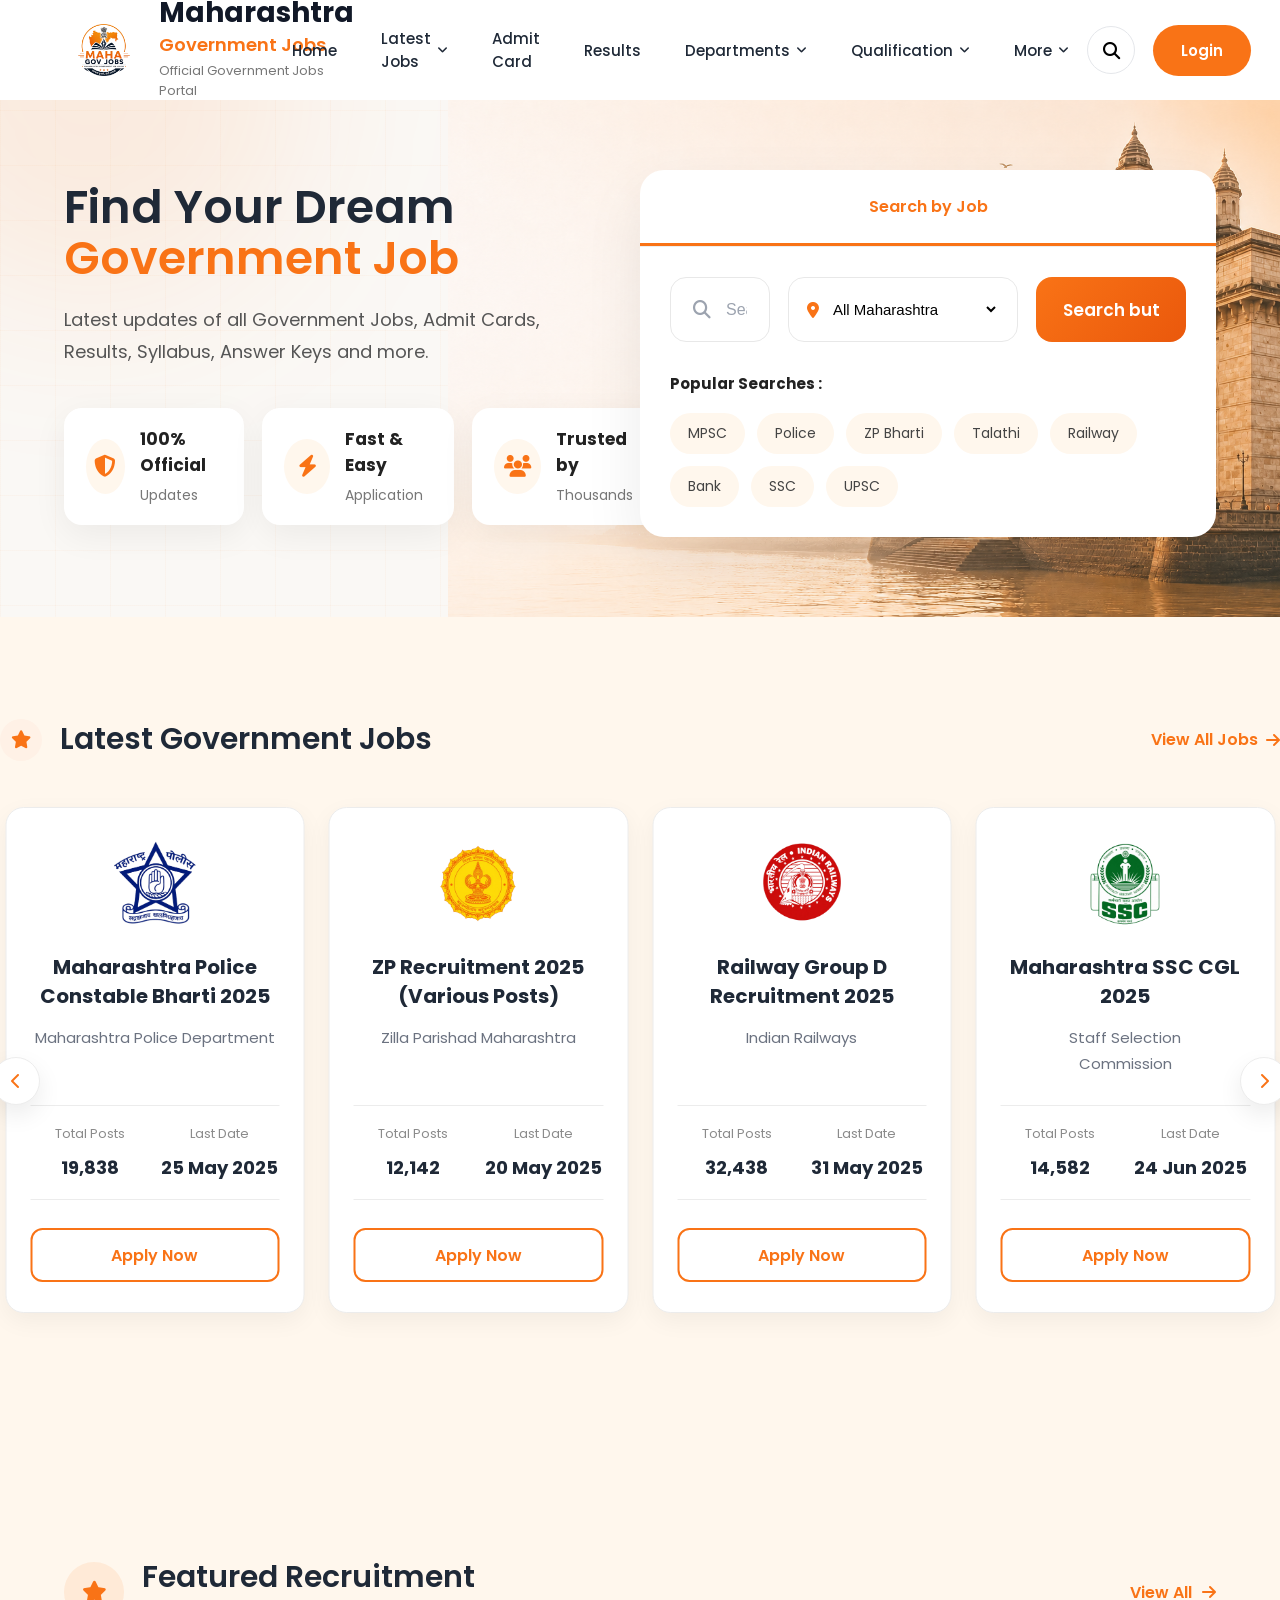
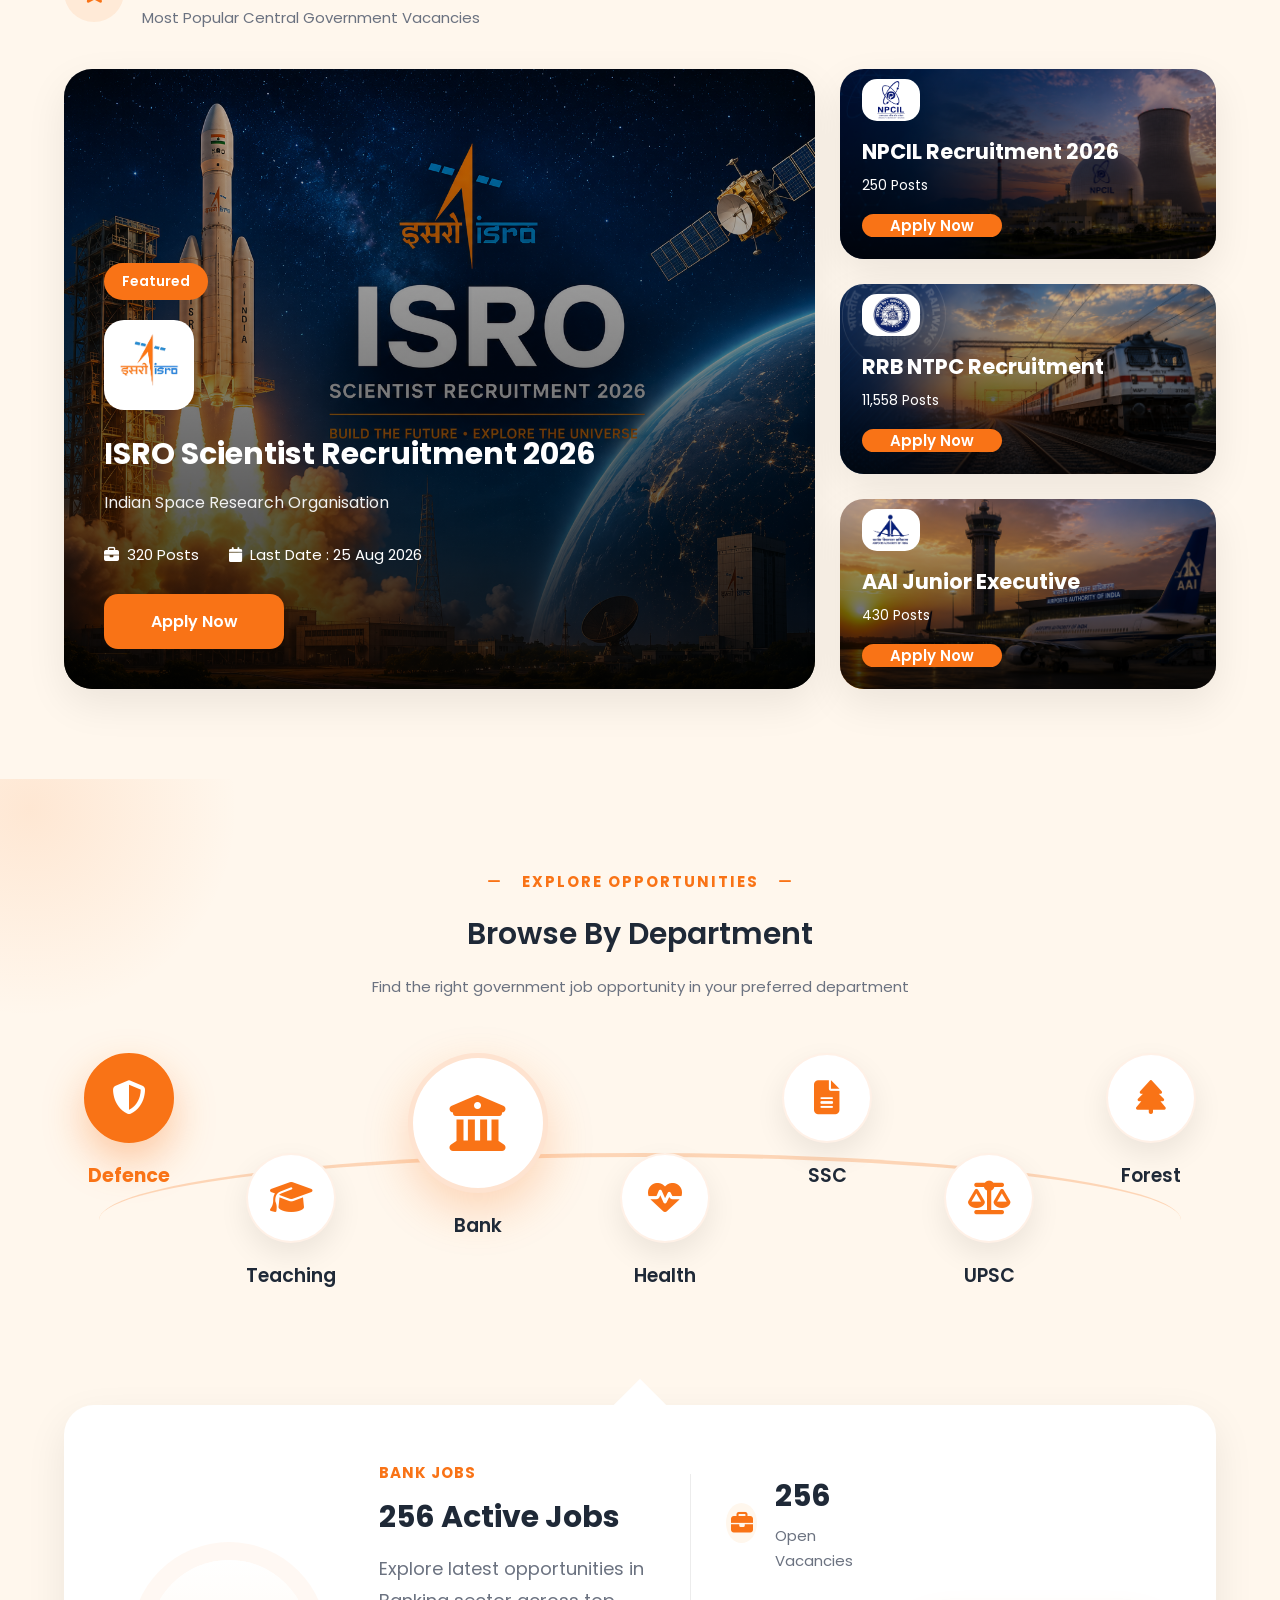
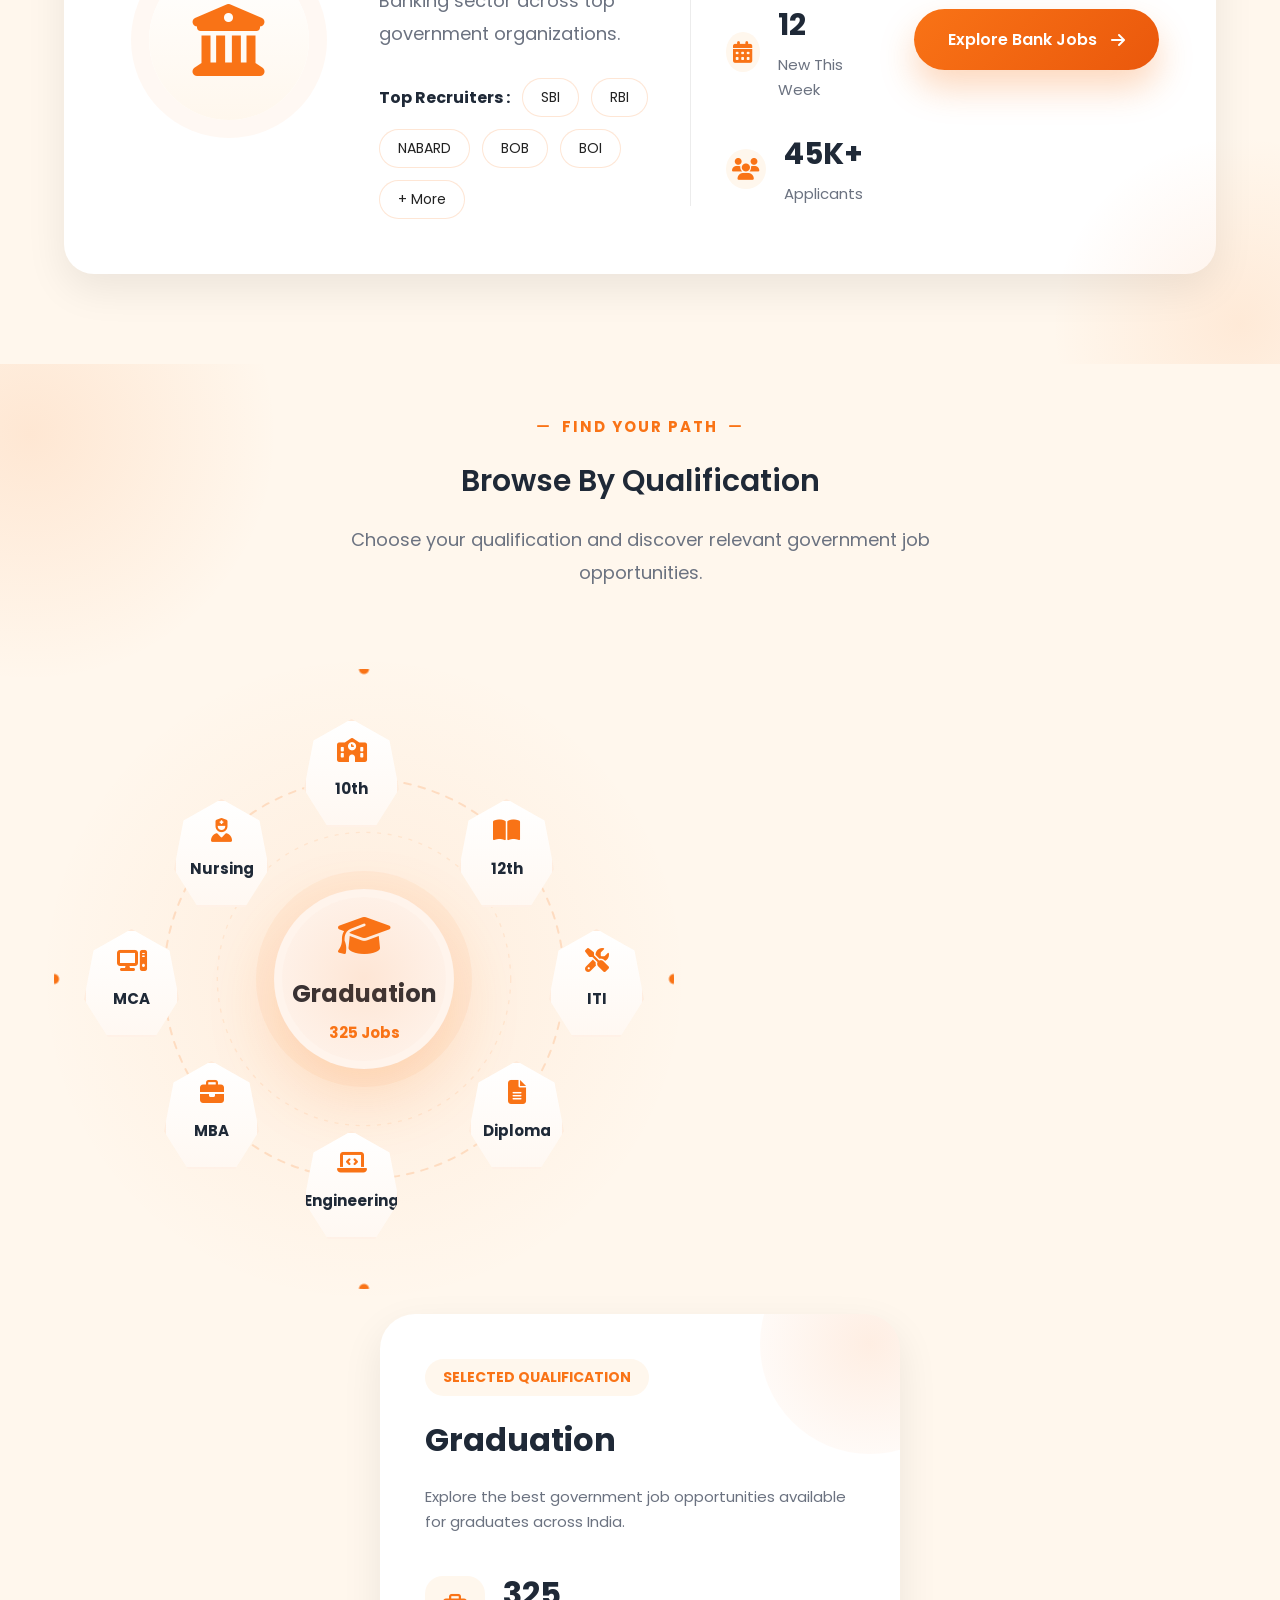
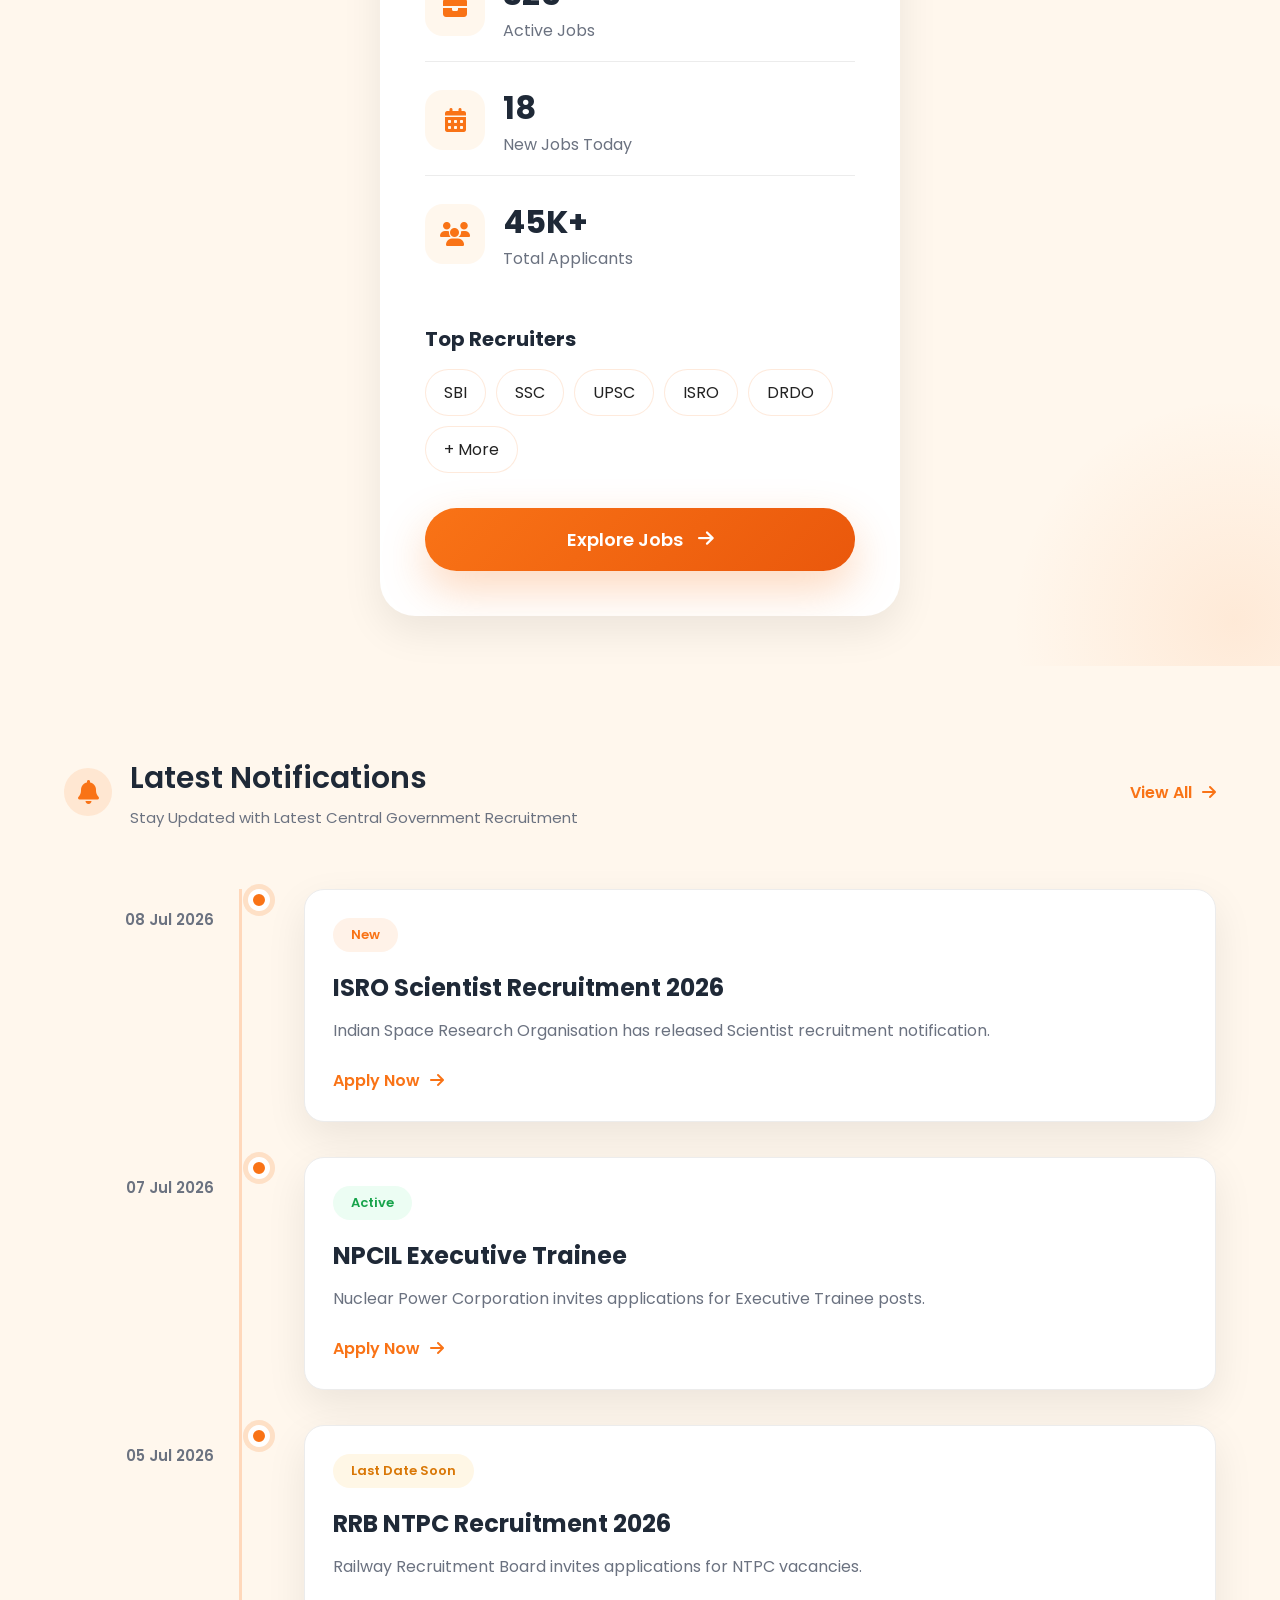
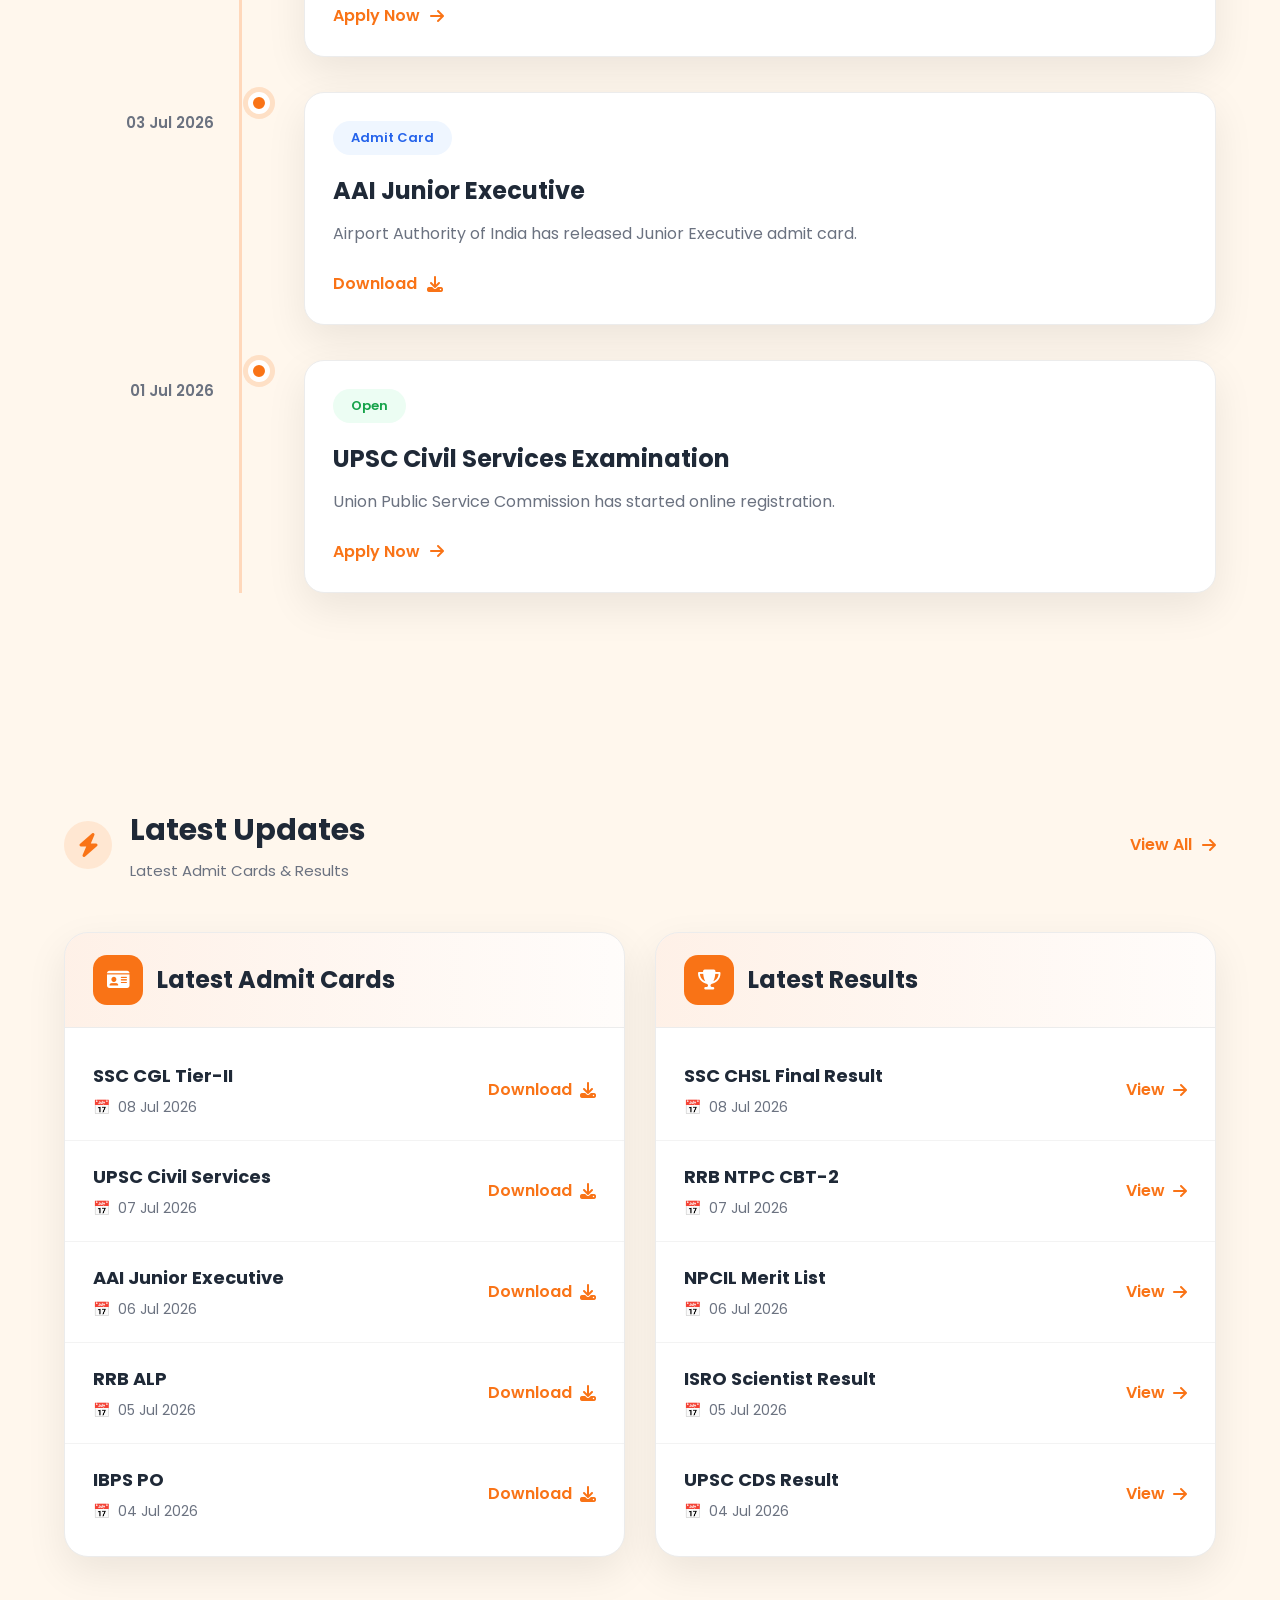
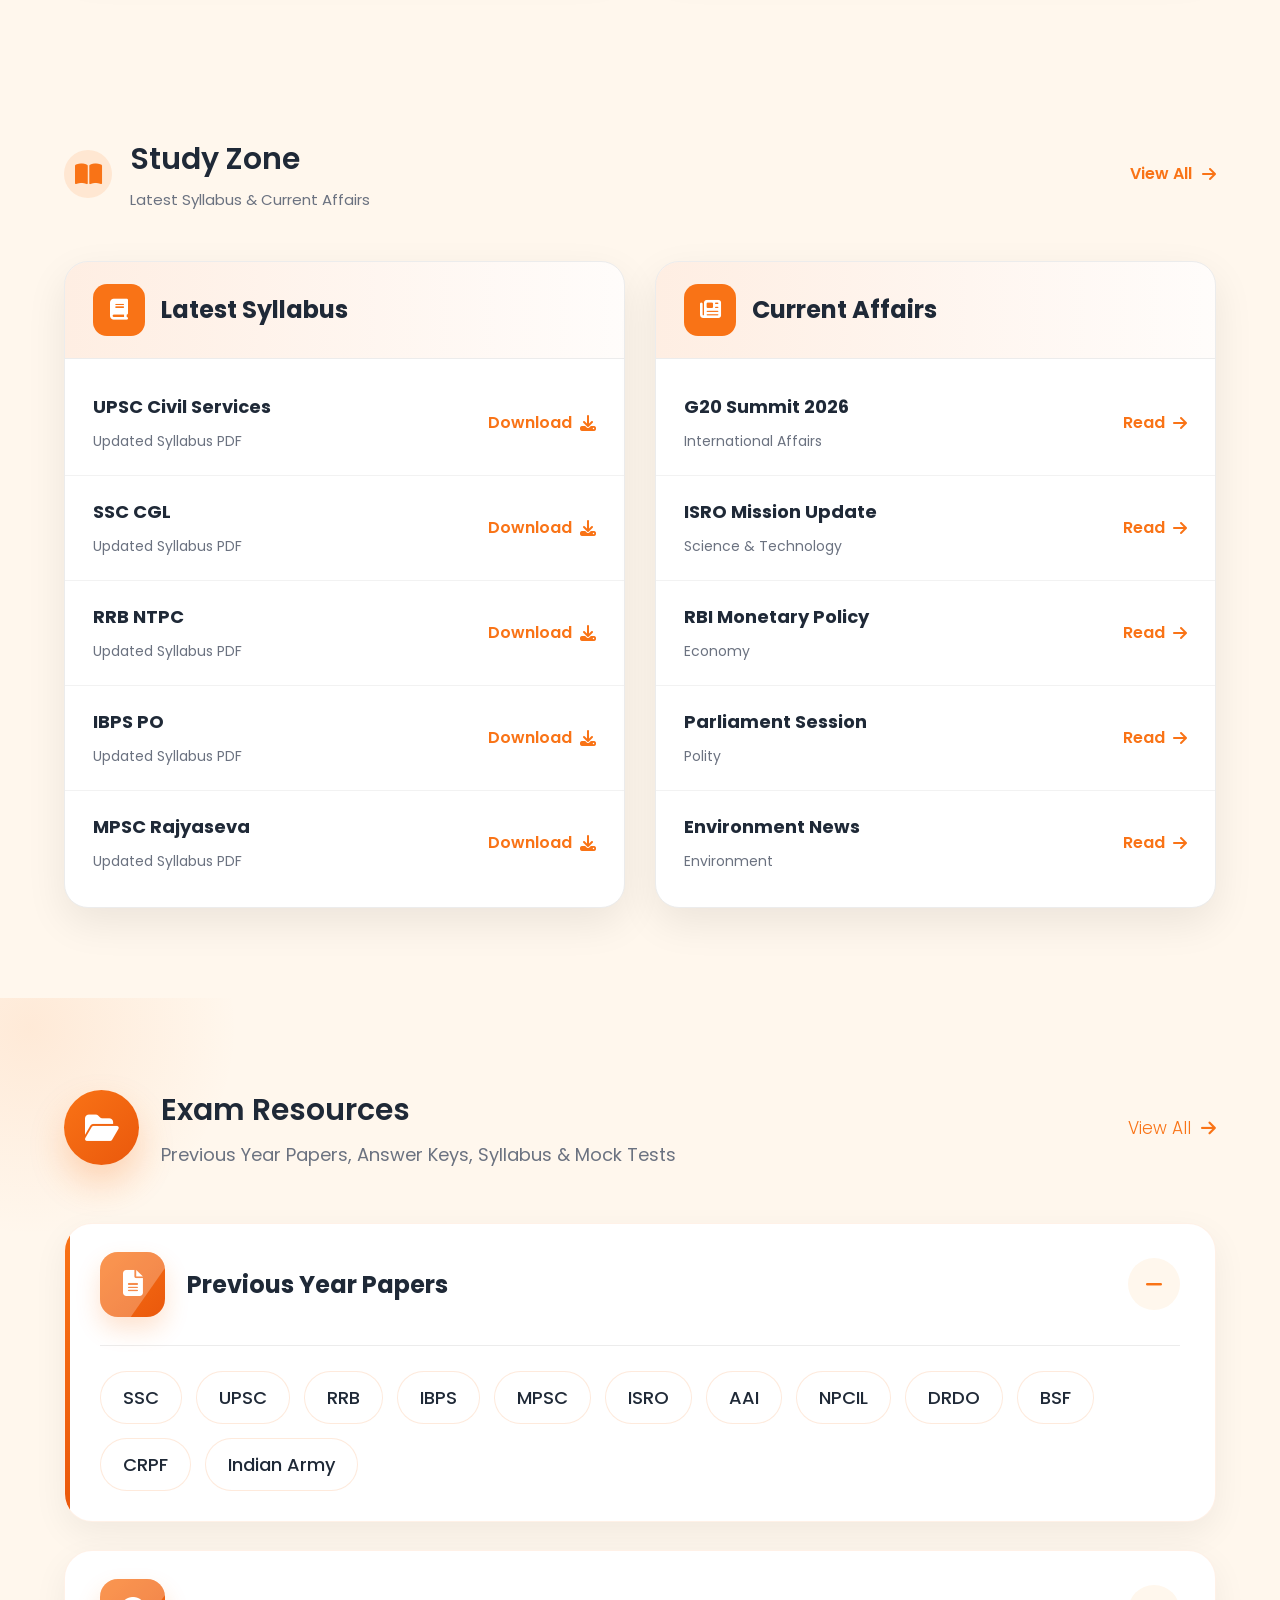
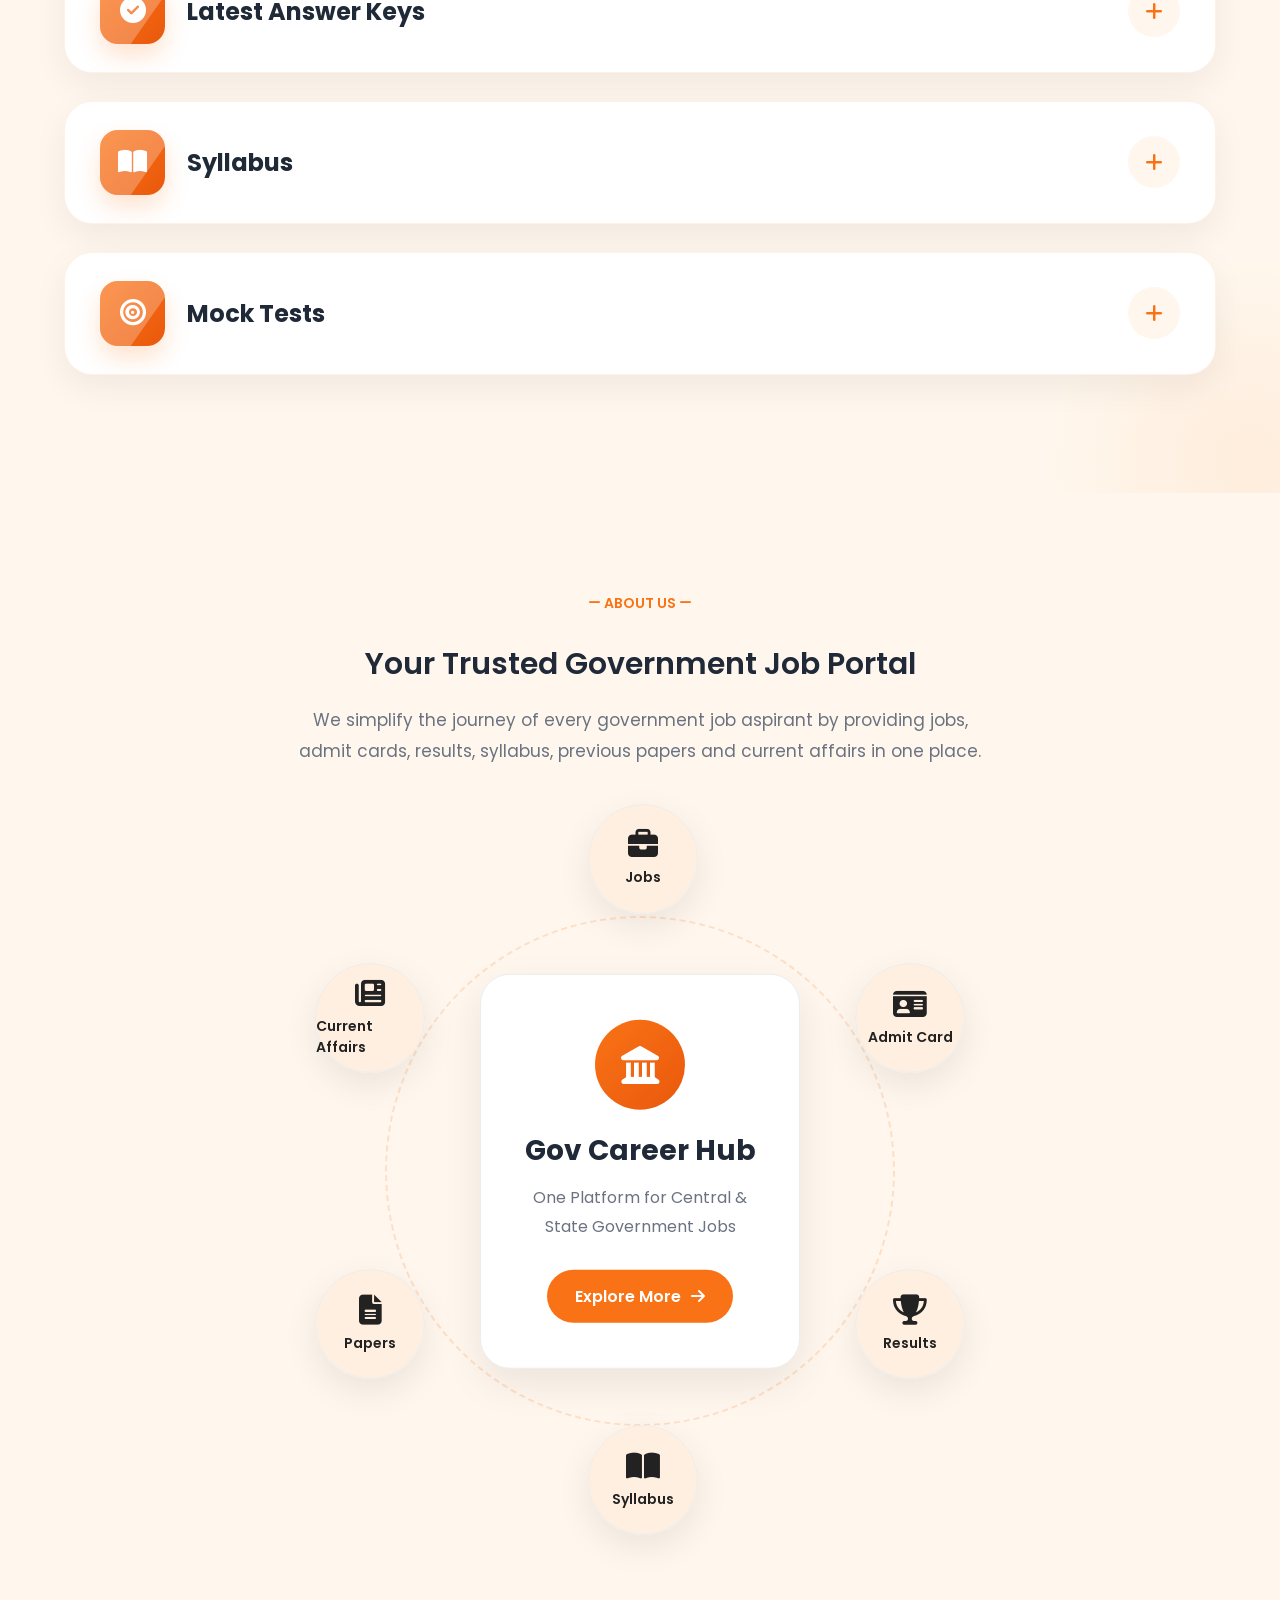
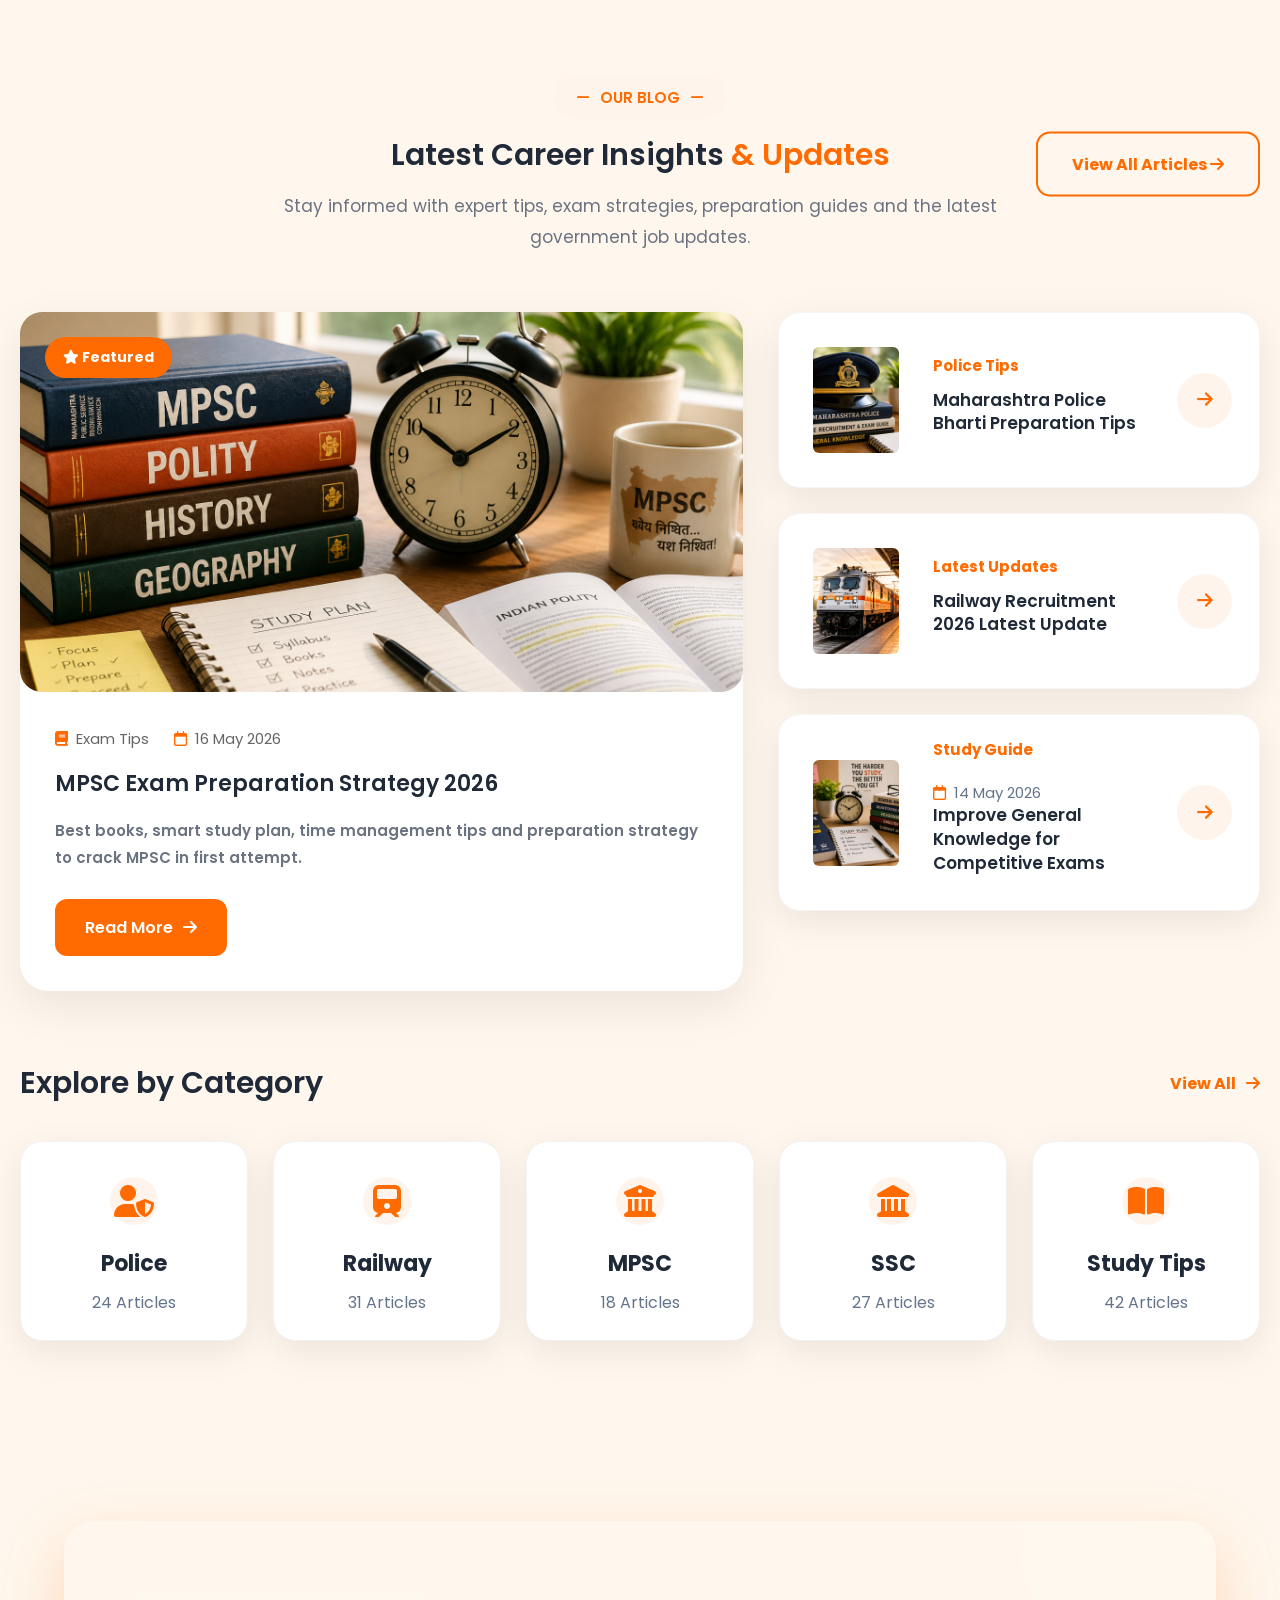
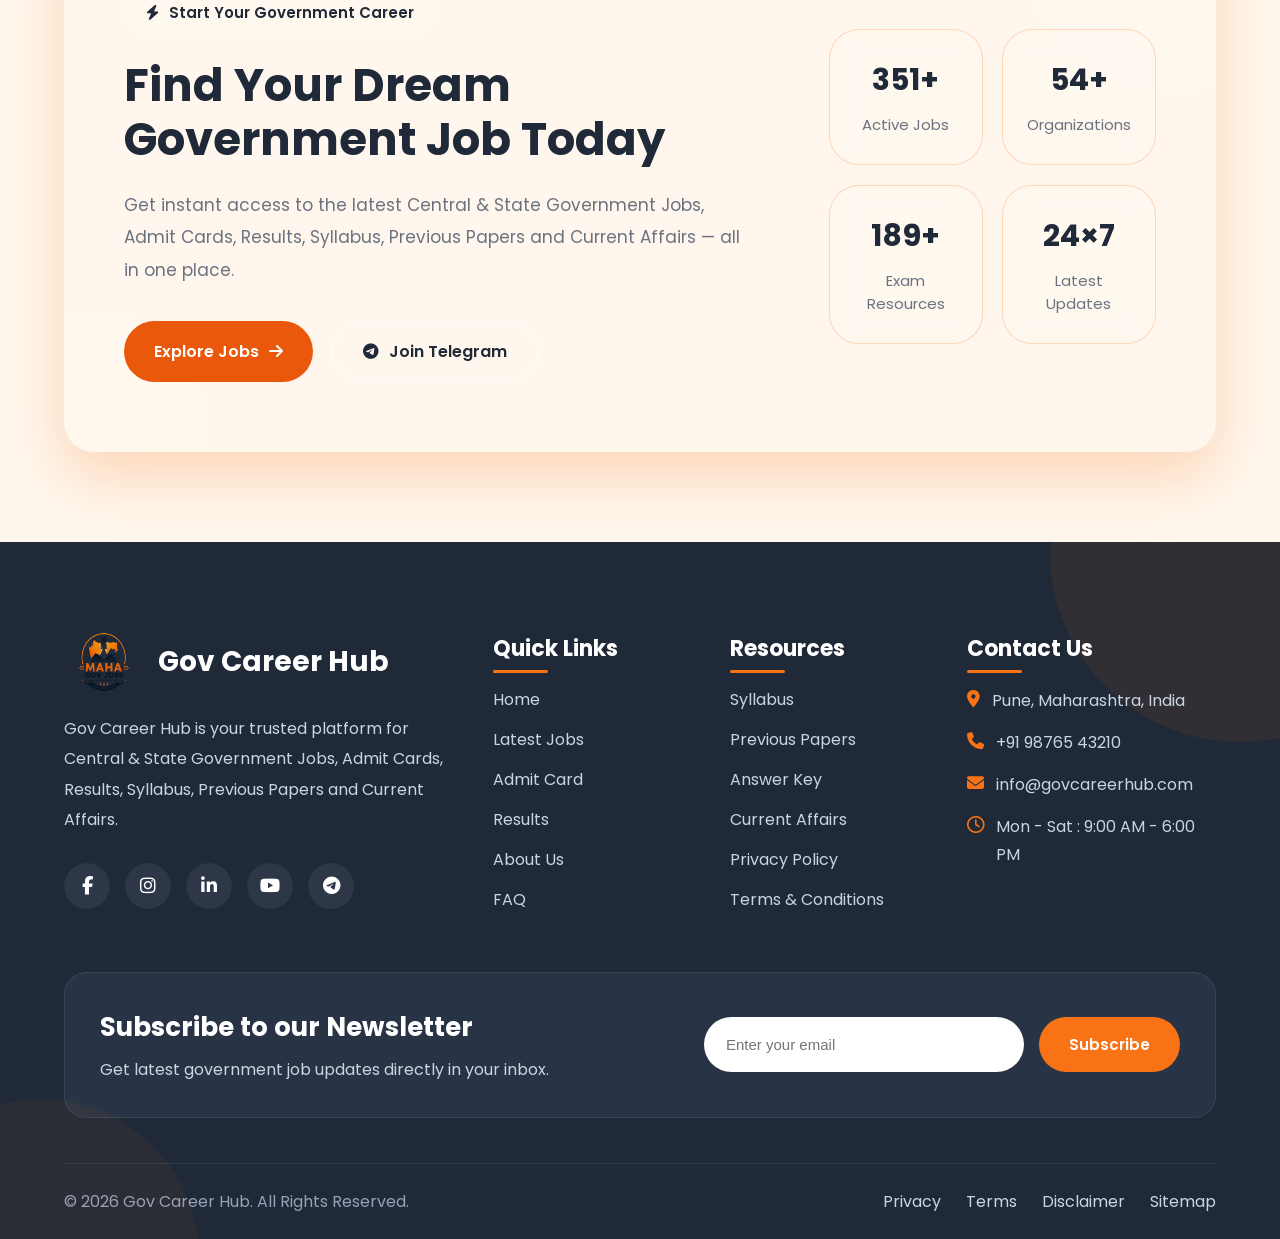
<file: index.html>
<!DOCTYPE html>
<html lang="en">

<head>
    <meta charset="UTF-8">
    <meta name="viewport" content="width=device-width, initial-scale=1.0">

    <title>Maharashtra Government Jobs Portal</title>

    <link rel="stylesheet"
href="https://cdn.jsdelivr.net/npm/swiper@11/swiper-bundle.min.css">

    <!-- Google Font -->
    <link rel="preconnect" href="https://fonts.googleapis.com">
    <link rel="preconnect" href="https://fonts.gstatic.com" crossorigin>

    <link href="https://fonts.googleapis.com/css2?family=Poppins:wght@300;400;500;600;700;800&display=swap"
        rel="stylesheet">

    <!-- Font Awesome -->
    <link rel="stylesheet"
        href="https://cdnjs.cloudflare.com/ajax/libs/font-awesome/6.7.2/css/all.min.css">

        <link rel="stylesheet"
href="https://cdnjs.cloudflare.com/ajax/libs/font-awesome/6.6.0/css/all.min.css">

<link rel="stylesheet"
href="https://cdn.jsdelivr.net/npm/swiper@11/swiper-bundle.min.css">

<script src="https://cdn.jsdelivr.net/npm/swiper@11/swiper-bundle.min.js"></script>

<link rel="stylesheet"
href="https://cdn.jsdelivr.net/npm/swiper@11/swiper-bundle.min.css">

    <!-- CSS -->
    <link rel="stylesheet" href="style.css">
    <link rel="stylesheet" href="responsive.css">

    <!-- department.css -->
     


</head>

<body>

<!--======================================BACKGROUND EFFECT=======================================-->

<div class="bg-effects">

    <span class="blob blob-1"></span>
    <span class="blob blob-2"></span>
    <span class="blob blob-3"></span>

    <span class="particle particle-1"></span>
    <span class="particle particle-2"></span>
    <span class="particle particle-3"></span>
    <span class="particle particle-4"></span>
    <span class="particle particle-5"></span>
    <span class="particle particle-6"></span>

</div>

<!--================ TOP HEADER START =====================================================-->
<!-- <section class="top-header">

        <div class="container top-header-container">

            <div class="top-left">

                <span>
                    <i class="fa-regular fa-calendar"></i>
                    Saturday, 17 May 2025
                </span>

                <span>
                    Welcome to Maharashtra Government Jobs Portal
                </span>

            </div>

            <div class="top-right">

                <a href="#">
                    <i class="fa-regular fa-circle-question"></i>
                    FAQ
                </a>

                <a href="#">
                    <i class="fa-regular fa-envelope"></i>
                    Contact Us
                </a>

                <a href="#">
                    <i class="fa-regular fa-life-ring"></i>
                    Help
                </a>

                <button class="theme-btn">

                    <i class="fa-regular fa-sun"></i>

                </button>

            </div>

        </div>

</section> -->

<!--================ HEADER START =========================================================-->
<header class="header">

        <div class="container header-container">

            <!-- Logo -->

            <a href="#" class="logo">

                <img src="image/logo.png" alt="Logo">

                <div class="logo-text">

                    <h2>Maharashtra</h2>

                    <span>Government Jobs</span>

                    <p>Official Government Jobs Portal</p>

                </div>

            </a>


            <!-- Navigation -->

            <nav class="navbar">

                <div class="close-menu">
    <i class="fa-solid fa-xmark"></i>
</div>

               <ul class="nav-list">

    <li><a href="#Home">Home</a></li>

    <!-- Latest Jobs -->
    <li class="dropdown">

        <a href="latestjob.html">
            Latest Jobs
            <i class="fa-solid fa-angle-down"></i>
        </a>

        <ul class="dropdown-menu">

            <li><a href="#notification">All Latest Notification</a></li>

            <li><a href="#Government">Maharashtra Govt Jobs</a></li>

            <li><a href="#Central">Central Govt Jobs</a></li>

            <li><a href="#">Private Jobs</a></li>

            <li><a href="#">Work From Home</a></li>

            <li><a href="#">Internship</a></li>

        </ul>

    </li>

    <li><a href="#admit-result">Admit Card</a></li>

    <li><a href="#admit-result">Results</a></li>

    <!-- Departments -->

    <li class="dropdown">

        <a href="#Department">
            Departments
            <i class="fa-solid fa-angle-down"></i>
        </a>

        <ul class="dropdown-menu">

            <li><a href="department.html">MPSC</a></li>

            <li><a href="#">UPSC</a></li>

            <li><a href="raliway.html">Railway</a></li>

            <li><a href="#">Bank</a></li>

            <li><a href="police.html">Police</a></li>

            <li><a href="#">Defence</a></li>

        </ul>

    </li>

    <!-- Qualification -->

    <li class="dropdown">

        <a href="#QUALIFICATION">
            Qualification
            <i class="fa-solid fa-angle-down"></i>
        </a>

        <ul class="dropdown-menu">

            <li><a href="#10p">10th Pass</a></li>

            <li><a href="#">12th Pass</a></li>

            <li><a href="#">ITI</a></li>

            <li><a href="#">Diploma</a></li>

            <li><a href="#">Graduate</a></li>

            <li><a href="#">Post Graduate</a></li>

        </ul>

    </li>

    <!-- More -->

    <li class="dropdown">

        <a href="#">
            More
            <i class="fa-solid fa-angle-down"></i>
        </a>

        <ul class="dropdown-menu">

            <li><a href="#Answer">Answer Key</a></li>

            <li><a href="#Syllabus">Syllabus</a></li>

            <li><a href="#Answer">Search Your Exam</a></li>

            <li><a href="#Answer">Previous Papers</a></li>

            <li><a href="#about">About Us</a></li>

            <li><a href="#Contact">Contact Us</a></li>

            <li><a href="blog.html">Blog</a></li>


        </ul>

    </li>

</ul>
            </nav>


            <!-- Right -->

            <div class="menu-toggle">
    <i class="fa-solid fa-bars"></i>
</div>

            <div class="header-right">

                <button class="search-btn">

                    <i class="fa-solid fa-magnifying-glass"></i>

                </button>

                <a href="#" class="login-btn">

                    Login

                </a>

            </div>

        </div>

</header>

<!--========================== HERO SECTION START ===============================================-->
<section class="hero" id="Home">

    <div class="container hero-container">

        <!-- Left Content -->

        <div class="hero-left">

            <h1>
                Find Your Dream
                <span>Government Job</span>
            </h1>

            <p>
                Latest updates of all Government Jobs, Admit Cards,
                Results, Syllabus, Answer Keys and more.
            </p>

            <!-- Hero Features -->

            <div class="hero-features">

                <div class="feature-box">

                    <div class="feature-icon">
                        <i class="fa-solid fa-shield-halved"></i>
                    </div>

                    <div>

                        <h4>100% Official</h4>

                        <span>Updates</span>

                    </div>

                </div>

                <div class="feature-box">

                    <div class="feature-icon">
                        <i class="fa-solid fa-bolt"></i>
                    </div>

                    <div>

                        <h4>Fast & Easy</h4>

                        <span>Application</span>

                    </div>

                </div>

                <div class="feature-box">

                    <div class="feature-icon">
                        <i class="fa-solid fa-users"></i>
                    </div>

                    <div>

                        <h4>Trusted by</h4>

                        <span>Thousands</span>

                    </div>

                </div>

            </div>

        </div>

        <!-- Right Content -->
         

        <div class="hero-right">

            <!-- Search Card -->

            <div class="search-card">

                <!-- Tabs -->

                <div class="search-tabs">

                    <button class="tab active">
                        Search by Job
                    </button>
<!-- 
                    <button class="tab">
                        Search by Qualification
                    </button>

                    <button class="tab">
                        Search by Department
                    </button> -->

                </div>

                <!-- Search Form -->

                <div class="search-form">

                    <div class="search-input">

                        <i class="fa-solid fa-magnifying-glass"></i>

                        <input type="text"
                            placeholder="Search for jobs, departments, exams...">

                    </div>

                    <div class="location-select">

                        <i class="fa-solid fa-location-dot"></i>

                        <select>

                            <option>All Maharashtra</option>

                            <option>Pune</option>

                            <option>Mumbai</option>

                            <option>Nagpur</option>

                            <option>Nashik</option>

                        </select>

                    </div>

                    <button class="hero-search-btn">

                        Search but

                    </button>

                </div>
                
                
                

                <!-- Popular Searches -->

                <div class="popular-search">

                    <h5>Popular Searches :</h5>

                    <div class="popular-tags">

                        <a href="department.html">MPSC</a>

                        <a href="#">Police</a>

                        <a href="#">ZP Bharti</a>

                        <a href="#">Talathi</a>

                        <a href="raliway.html">Railway</a>

                        <a href="#">Bank</a>

                        <a href="#">SSC</a>

                        <a href="#">UPSC</a>

                    </div>

                </div>

            </div>

        </div>

    </div>

</section>

<!--======================LATEST GOVERNMENT JOBS================================================-->
<section class="latest-job-section" id="Government">

    <div class="container latest-job-container">

        <!-- Header -->
        <div class="latest-job-header">

            <div class="latest-job-title">

                <span class="latest-job-icon">
                                    <i class="fa-solid fa-star"></i>

                </span>

                <h2>Latest Government Jobs</h2>

            </div>

            <a href="#" class="latest-job-view-btn">
                View All Jobs
                <i class="fa-solid fa-arrow-right"></i>
            </a>

        </div>

        <!-- Swiper -->
        <div class="swiper latest-job-slider">

            <div class="swiper-wrapper">

                <!-- Card 1 -->

                <div class="swiper-slide">

                    <div class="latest-job-card">

                        <div class="latest-job-logo">

                            <img src="image/mpsc.png" alt="MPSC">

                        </div>

                        <div class="latest-job-content">

                            <h3 class="latest-job-name">
                                MPSC Group B & C Various Posts
                            </h3>

                            <p class="latest-job-department">
                                Maharashtra Public Service Commission
                            </p>

                        </div>

                        <div class="latest-job-info">

                            <div class="latest-job-item">

                                <span>Total Posts</span>

                                <strong>385</strong>

                            </div>

                            <div class="latest-job-item">

                                <span>Last Date</span>

                                <strong>31 May 2025</strong>

                            </div>

                        </div>

                        <a href="#" class="latest-job-apply-btn">
                            Apply Now
                        </a>

                    </div>

                </div>

                <!-- Card 2 -->

                <div class="swiper-slide">

                    <div class="latest-job-card">

                        <div class="latest-job-logo">

                            <img src="image/police.png" alt="Police">

                        </div>

                        <div class="latest-job-content">

                            <h3 class="latest-job-name">
                                Maharashtra Police Constable Bharti 2025
                            </h3>

                            <p class="latest-job-department">
                                Maharashtra Police Department
                            </p>

                        </div>

                        <div class="latest-job-info">

                            <div class="latest-job-item">

                                <span>Total Posts</span>

                                <strong>19,838</strong>

                            </div>

                            <div class="latest-job-item">

                                <span>Last Date</span>

                                <strong>25 May 2025</strong>

                            </div>

                        </div>

                        <a href="#" class="latest-job-apply-btn">
                            Apply Now
                        </a>

                    </div>

                </div>

                <!-- Card 3 -->

                <div class="swiper-slide">

                    <div class="latest-job-card">

                        <div class="latest-job-logo">

                            <img src="image/zp.png" alt="ZP">

                        </div>

                        <div class="latest-job-content">

                            <h3 class="latest-job-name">
                                ZP Recruitment 2025 (Various Posts)
                            </h3>

                            <p class="latest-job-department">
                                Zilla Parishad Maharashtra
                            </p>

                        </div>

                        <div class="latest-job-info">

                            <div class="latest-job-item">

                                <span>Total Posts</span>

                                <strong>12,142</strong>

                            </div>

                            <div class="latest-job-item">

                                <span>Last Date</span>

                                <strong>20 May 2025</strong>

                            </div>

                        </div>

                        <a href="#" class="latest-job-apply-btn">
                            Apply Now
                        </a>

                    </div>

                </div>

                <!-- Card 4 -->

                <div class="swiper-slide">

                    <div class="latest-job-card">

                        <div class="latest-job-logo">

                            <img src="image/railway.png" alt="Railway">

                        </div>

                        <div class="latest-job-content">

                            <h3 class="latest-job-name">
                                Railway Group D Recruitment 2025
                            </h3>

                            <p class="latest-job-department">
                                Indian Railways
                            </p>

                        </div>

                        <div class="latest-job-info">

                            <div class="latest-job-item">

                                <span>Total Posts</span>

                                <strong>32,438</strong>

                            </div>

                            <div class="latest-job-item">

                                <span>Last Date</span>

                                <strong>31 May 2025</strong>

                            </div>

                        </div>

                        <a href="#" class="latest-job-apply-btn">
                            Apply Now
                        </a>

                    </div>

                </div>

                <!-- Card 5 -->

                <div class="swiper-slide">

                    <div class="latest-job-card">

                        <div class="latest-job-logo">

                            <img src="image/ssc.png" alt="SSC">

                        </div>

                        <div class="latest-job-content">

                            <h3 class="latest-job-name">
                               Maharashtra SSC CGL 2025
                            </h3>

                            <p class="latest-job-department">
                                Staff Selection 
                              <br>  Commission
                            </p>

                        </div>

                        <div class="latest-job-info">

                            <div class="latest-job-item">

                                <span>Total Posts</span>

                                <strong>14,582</strong>

                            </div>

                            <div class="latest-job-item">

                                <span>Last Date</span>

                                <strong>24 Jun 2025</strong>

                            </div>

                        </div>

                        <a href="#" class="latest-job-apply-btn">
                            Apply Now
                        </a>

                    </div>

                </div>

                <!-- card 6  -->

<div class="swiper-slide">

    <div class="latest-job-card">

        <div class="latest-job-logo">

            <img src="image/upsc.png" alt="UPSC">

        </div>

        <div class="latest-job-content">

            <h3 class="latest-job-name">
                UPSC Civil Services Examination 2025
            </h3>

            <p class="latest-job-department">
                Union Public Service  Commission
            </p>

        </div>

        <div class="latest-job-info">

            <div class="latest-job-item">

                <span>Total Posts</span>

                <strong>1,129</strong>

            </div>

            <div class="latest-job-item">

                <span>Last Date</span>

                <strong>18 Jul <br> 2025</strong>

            </div>

        </div>

        <a href="#" class="latest-job-apply-btn">
            Apply Now
        </a>

    </div>

</div>

            </div>

            <!-- Navigation -->

            <div class="latest-job-next">
                <i class="fa-solid fa-chevron-right"></i>
            </div>

            <div class="latest-job-prev">
                <i class="fa-solid fa-chevron-left"></i>
            </div>

        </div>

    </div>

</section>

<!--======================================FEATURED CENTRAL GOVERNMENT RECRUITMENT===================-->

<section class="featured-job-section" id="Central">

    <div class="container featured-job-container">

        <!-- Header -->

        <div class="featured-job-header">

            <div class="featured-job-title">

                <span class="featured-job-icon">
                    <i class="fa-solid fa-star"></i>
                </span>

                <div>

                    <h2>Featured Recruitment</h2>

                    <p>Most Popular Central Government Vacancies</p>

                </div>

            </div>

            <a href="#" class="featured-job-view-btn">

                View All

                <i class="fa-solid fa-arrow-right"></i>

            </a>

        </div>



        <!-- Grid -->

        <div class="featured-job-grid">


            <!--==========================
            Large Card
            ===========================-->

            <div class="featured-job-large-card">

                <img src="image/isro background.png" alt="ISRO">

                <div class="featured-job-overlay"></div>

                <div class="featured-job-content">

                    <span class="featured-job-tag">
                        Featured
                    </span>

                    <div class="featured-job-logo">

                        <img src="image/isro logo.png" alt="ISRO">

                    </div>

                    <h3>ISRO Scientist Recruitment 2026</h3>

                    <p>

                        Indian Space Research Organisation

                    </p>

                    <div class="featured-job-details">

                        <span>
                            <i class="fa-solid fa-briefcase"></i>
                            320 Posts
                        </span>

                        <span>
                            <i class="fa-solid fa-calendar"></i>
                            Last Date : 25 Aug 2026
                        </span>

                    </div>

                    <a href="#" class="featured-job-btn">

                        Apply Now

                    </a>

                </div>

            </div>



            <!--==========================
            Right Cards
            ===========================-->

            <div class="featured-job-small-wrapper">


                <!-- NPCIL -->

                <div class="featured-job-small-card">

                    <img src="image/npcil background.png" alt="NPCIL">

                    <div class="featured-job-overlay"></div>

                    <div class="featured-job-small-content">

                        <div class="featured-job-small-logo">

                            <img src="image/npcil logo.png" alt="NPCIL">

                        </div>

                        <h4>NPCIL Recruitment 2026</h4>

                        <span>250 Posts</span>

                        <a href="#" class="featured-job-small-btn">

                            Apply Now

                        </a>

                    </div>

                </div>



                <!-- RRB -->

                <div class="featured-job-small-card">

                    <img src="image/rrb background.png" alt="RRB">

                    <div class="featured-job-overlay"></div>

                    <div class="featured-job-small-content">

                        <div class="featured-job-small-logo">

                            <img src="image/rrb logo.png" alt="RRB">

                        </div>

                        <h4>RRB NTPC Recruitment</h4>

                        <span>11,558 Posts</span>

                        <a href="#" class="featured-job-small-btn">

                            Apply Now

                        </a>

                    </div>

                </div>



                <!-- AAI -->

                <div class="featured-job-small-card">

                    <img src="image/aai background.png" alt="AAI">

                    <div class="featured-job-overlay"></div>

                    <div class="featured-job-small-content">

                        <div class="featured-job-small-logo">

                            <img src="image/aai logo.png" alt="AAI">

                        </div>

                        <h4>AAI Junior Executive</h4>

                        <span>430 Posts</span>

                        <a href="#" class="featured-job-small-btn">

                            Apply Now

                        </a>

                    </div>

                </div>


            </div>

        </div>

    </div>

</section>

<!--======================================BROWSE BY DEPARTMENT=======================================-->  

<section class="browse-department-section" id="Department">

    <div class="container">

        <!-- Heading -->

        <div class="browse-department-heading">

            <span class="browse-department-subtitle">

                <i class="fa-solid fa-minus"></i>

                Explore Opportunities

                <i class="fa-solid fa-minus"></i>

            </span>

            <h2>
                Browse By Department
            </h2>

            <p>
                Find the right government job opportunity
                in your preferred department
            </p>

        </div>


        <!-- Timeline -->

        <div class="browse-department-timeline">


            <!-- Defence -->

            <div class="browse-department-item active"
                 data-department="defence">

                <div class="browse-department-icon">

                    <i class="fa-solid fa-shield-halved"></i>

                </div>

                <span>Defence</span>

            </div>



            <!-- Teaching -->

            <div class="browse-department-item"
                 data-department="teaching">

                <div class="browse-department-icon">

                    <i class="fa-solid fa-graduation-cap"></i>

                </div>

                <span>Teaching</span>

            </div>



            <!-- Bank -->

            <div class="browse-department-item"
                 data-department="bank">

                <div class="browse-department-icon active-big">

                    <i class="fa-solid fa-building-columns"></i>

                </div>

                <span>Bank</span>

            </div>



            <!-- Health -->

            <div class="browse-department-item"
                 data-department="health">

                <div class="browse-department-icon">

                    <i class="fa-solid fa-heart-pulse"></i>

                </div>

                <span>Health</span>

            </div>



            <!-- SSC -->

            <div class="browse-department-item"
                 data-department="ssc">

                <div class="browse-department-icon">

                    <i class="fa-solid fa-file-lines"></i>

                </div>

                <span>SSC</span>

            </div>



            <!-- UPSC -->

            <div class="browse-department-item"
                 data-department="upsc">

                <div class="browse-department-icon">

                    <i class="fa-solid fa-scale-balanced"></i>

                </div>

                <span>UPSC</span>

            </div>



            <!-- Forest -->

            <div class="browse-department-item"
                 data-department="forest">

                <div class="browse-department-icon">

                    <i class="fa-solid fa-tree"></i>

                </div>

                <span>Forest</span>

            </div>

        </div>



        <!--==========================
        Content Card
        ===========================-->

        <div class="browse-department-content">


            <!-- Left -->

            <div class="browse-department-left">

                <div class="browse-department-circle">

                    <i class="fa-solid fa-building-columns"></i>

                </div>

            </div>



            <!-- Center -->

            <div class="browse-department-center">

                <span class="browse-department-label">

                    BANK JOBS

                </span>

                <h3>

                    256 Active Jobs

                </h3>

                <p>

                    Explore latest opportunities in Banking
                    sector across top government organizations.

                </p>


                <div class="browse-department-tags">

                    <strong>Top Recruiters :</strong>

                    <span>SBI</span>

                    <span>RBI</span>

                    <span>NABARD</span>

                    <span>BOB</span>

                    <span>BOI</span>

                    <span>+ More</span>

                </div>

            </div>



            <!-- Right Stats -->

            <div class="browse-department-stats">

                <div class="browse-department-stat">

                    <i class="fa-solid fa-briefcase"></i>

                    <div>

                        <strong class="st">256</strong>

                        <span>Open Vacancies</span>

                    </div>

                </div>

                <div class="browse-department-stat">

                    <i class="fa-solid fa-calendar-days"></i>

                    <div>

                        <strong class="st">12</strong>

                        <span>New This Week</span>

                    </div>

                </div>

                <div class="browse-department-stat">

                    <i class="fa-solid fa-users"></i>

                    <div>

                        <strong>45K+</strong>

                        <span>Applicants</span>

                    </div>

                </div>

            </div>



            <!-- Button -->

            <div class="browse-department-button">

                <a href="#">

                    Explore Bank Jobs

                    <i class="fa-solid fa-arrow-right"></i>

                </a>

            </div>

        </div>

    </div>

</section>

<!--=========================================BROWSE BY QUALIFICATION==================================-->

<section class="qualification-section" id="QUALIFICATION">

    <div class="container">

        <!-- Heading -->

        <div class="qualification-heading">

            <span class="qualification-subtitle">

                <!-- <i class="fa-solid fa-graduation-cap"></i> -->
                                 <i class="fa-solid fa-minus"></i>


                Find Your Path
                <i class="fa-solid fa-minus"></i>

            </span>

            <h2>

                Browse By <span>Qualification</span>

            </h2>

            <p>

                Choose your qualification and discover relevant
                government job opportunities.

            </p>

        </div>


        <!-- Main Wrapper -->

        <div class="qualification-wrapper">


            <!--==========================
            LEFT SIDE
            ==========================-->

         <!--==========================
LEFT SIDE (SVG ORBIT VERSION)
===========================-->

<div class="qualification-left">

    <!-- SVG Orbit -->

    <svg class="qualification-svg"
         viewBox="0 0 900 900">

        <!-- Outer Orbit -->

        <circle
            cx="450"
            cy="450"
            r="300"
            class="qualification-orbit-path"/>

        <!-- Inner Orbit -->

        <circle
            cx="450"
            cy="450"
            r="220"
            class="qualification-orbit-inner"/>

    </svg>


    <!--=========================
    CENTER
    ==========================-->

    <div class="qualification-center">

        <div class="qualification-center-circle">

            <i class="fa-solid fa-graduation-cap"></i>

            <h3>Graduation</h3>

            <span>325 Jobs</span>

        </div>

    </div>


    <!--=========================
    ORBIT ITEMS
    ==========================-->

    <div class="qualification-card qualification-card1"
         data-id="10th">

        <i class="fa-solid fa-school"></i>

        <h4>10th</h4>

    </div>

    <div class="qualification-card qualification-card2"
         data-id="12th">

        <i class="fa-solid fa-book-open"></i>

        <h4>12th</h4>

    </div>

    <div class="qualification-card qualification-card3"
         data-id="iti">

        <i class="fa-solid fa-screwdriver-wrench"></i>

        <h4>ITI</h4>

    </div>

    <div class="qualification-card qualification-card4"
         data-id="diploma">

        <i class="fa-solid fa-file-lines"></i>

        <h4>Diploma</h4>

    </div>

    <div class="qualification-card qualification-card5"
         data-id="engineering">

        <i class="fa-solid fa-laptop-code"></i>

        <h4>Engineering</h4>

    </div>

    <div class="qualification-card qualification-card6"
         data-id="mba">

        <i class="fa-solid fa-briefcase"></i>

        <h4>MBA</h4>

    </div>

    <div class="qualification-card qualification-card7"
         data-id="mca">

        <i class="fa-solid fa-computer"></i>

        <h4>MCA</h4>

    </div>

    <div class="qualification-card qualification-card8"
         data-id="nursing">

        <i class="fa-solid fa-user-nurse"></i>

        <h4>Nursing</h4>

    </div>

    <!-- <div class="qualification-card qualification-card9"
         data-id="mbbs">

        <i class="fa-solid fa-stethoscope"></i>

        <h4>MBBS</h4>

    </div> -->

</div>



            <!--==========================
            RIGHT SIDE
            ==========================-->

            <div class="qualification-right">

                <span class="qualification-label">

                    Selected Qualification

                </span>

                <h2 class="qualification-title">

                    Graduation

                </h2>

                <p class="qualification-description">

                    Explore the best government job opportunities
                    available for graduates across India.

                </p>


                <!-- Stats -->

                <div class="qualification-stats">

                    <div class="qualification-stat">

                        <i class="fa-solid fa-briefcase"></i>

                        <div>

                            <strong>325</strong>

                            <span>Active Jobs</span>

                        </div>

                    </div>


                    <div class="qualification-stat">

                        <i class="fa-solid fa-calendar-days"></i>

                        <div>

                            <strong>18</strong>

                            <span>New Jobs Today</span>

                        </div>

                    </div>


                    <div class="qualification-stat">

                        <i class="fa-solid fa-users"></i>

                        <div>

                            <strong>45K+</strong>

                            <span>Total Applicants</span>

                        </div>

                    </div>

                </div>


                <!-- Recruiters -->

                <div class="qualification-recruiters">

                    <h4>Top Recruiters</h4>

                    <div class="qualification-tags">

                        <span>SBI</span>

                        <span>SSC</span>

                        <span>UPSC</span>

                        <span>ISRO</span>

                        <span>DRDO</span>

                        <span>+ More</span>

                    </div>

                </div>


                <!-- Button -->

                <a href="#" class="qualification-btn">

                    Explore Jobs

                    <i class="fa-solid fa-arrow-right"></i>

                </a>

            </div>

        </div>

    </div>

</section>

<!--=========================================LATEST NOTIFICATIONS=====================================-->

<section class="notification-timeline-section" id="notification">

    <div class="container notification-timeline-container">

        <!-- Header -->

        <div class="notification-timeline-header">

            <div class="notification-timeline-title">

                <span class="notification-timeline-icon">
                    <i class="fa-solid fa-bell"></i>
                </span>

                <div>

                    <h2>Latest Notifications</h2>

                    <p>Stay Updated with Latest Central Government Recruitment</p>

                </div>

            </div>

            <a href="#" class="notification-timeline-view-btn">

                View All

                <i class="fa-solid fa-arrow-right"></i>

            </a>

        </div>


        <!-- Timeline -->

        <div class="notification-timeline">


            <!-- Item 1 -->

            <div class="notification-timeline-item">

                <div class="notification-timeline-left">

                    <span class="notification-timeline-date">

                        08 Jul 2026

                    </span>

                </div>

                <div class="notification-timeline-center">

                    <span class="notification-timeline-dot"></span>

                </div>

                <div class="notification-timeline-right">

                    <span class="notification-status new">

                        New

                    </span>

                    <h3>ISRO Scientist Recruitment 2026</h3>

                    <p>

                        Indian Space Research Organisation has released Scientist recruitment notification.

                    </p>

                    <a href="#">

                        Apply Now

                        <i class="fa-solid fa-arrow-right"></i>

                    </a>

                </div>

            </div>



            <!-- Item 2 -->

            <div class="notification-timeline-item">

                <div class="notification-timeline-left">

                    <span class="notification-timeline-date">

                        07 Jul 2026

                    </span>

                </div>

                <div class="notification-timeline-center">

                    <span class="notification-timeline-dot"></span>

                </div>

                <div class="notification-timeline-right">

                    <span class="notification-status active">

                        Active

                    </span>

                    <h3>NPCIL Executive Trainee</h3>

                    <p>

                        Nuclear Power Corporation invites applications for Executive Trainee posts.

                    </p>

                    <a href="#">

                        Apply Now

                        <i class="fa-solid fa-arrow-right"></i>

                    </a>

                </div>

            </div>



            <!-- Item 3 -->

            <div class="notification-timeline-item">

                <div class="notification-timeline-left">

                    <span class="notification-timeline-date">

                        05 Jul 2026

                    </span>

                </div>

                <div class="notification-timeline-center">

                    <span class="notification-timeline-dot"></span>

                </div>

                <div class="notification-timeline-right">

                    <span class="notification-status warning">

                        Last Date Soon

                    </span>

                    <h3>RRB NTPC Recruitment 2026</h3>

                    <p>

                        Railway Recruitment Board invites applications for NTPC vacancies.

                    </p>

                    <a href="#">

                        Apply Now

                        <i class="fa-solid fa-arrow-right"></i>

                    </a>

                </div>

            </div>



            <!-- Item 4 -->

            <div class="notification-timeline-item">

                <div class="notification-timeline-left">

                    <span class="notification-timeline-date">

                        03 Jul 2026

                    </span>

                </div>

                <div class="notification-timeline-center">

                    <span class="notification-timeline-dot"></span>

                </div>

                <div class="notification-timeline-right">

                    <span class="notification-status info">

                        Admit Card

                    </span>

                    <h3>AAI Junior Executive</h3>

                    <p>

                        Airport Authority of India has released Junior Executive admit card.

                    </p>

                    <a href="#">

                        Download

                        <i class="fa-solid fa-download"></i>

                    </a>

                </div>

            </div>



            <!-- Item 5 -->

            <div class="notification-timeline-item">

                <div class="notification-timeline-left">

                    <span class="notification-timeline-date">

                        01 Jul 2026

                    </span>

                </div>

                <div class="notification-timeline-center">

                    <span class="notification-timeline-dot"></span>

                </div>

                <div class="notification-timeline-right">

                    <span class="notification-status active">

                        Open

                    </span>

                    <h3>UPSC Civil Services Examination</h3>

                    <p>

                        Union Public Service Commission has started online registration.

                    </p>

                    <a href="#">

                        Apply Now

                        <i class="fa-solid fa-arrow-right"></i>

                    </a>

                </div>

            </div>

        </div>

    </div>

</section>

<!--======================================LATEST UPDATESAdmit Card & Results==========================-->
<section class="latest-update-section" id="admit-result">

    <div class="container latest-update-container">

        <!-- Header -->

        <div class="latest-update-header">

            <div class="latest-update-title">

                <span class="latest-update-icon">
                    <i class="fa-solid fa-bolt"></i>
                </span>

                <div>

                    <h2>Latest Updates</h2>

                    <p>Latest Admit Cards & Results</p>

                </div>

            </div>

            <a href="#" class="latest-update-view-btn">

                View All

                <i class="fa-solid fa-arrow-right"></i>

            </a>

        </div>



        <!-- Grid -->

        <div class="latest-update-grid">


            <!--==========================
            Admit Card
            ===========================-->

            <div class="latest-update-card">

                <div class="latest-update-card-header">

                    <i class="fa-solid fa-id-card"></i>

                    <h3>Latest Admit Cards</h3>

                </div>


                <ul class="latest-update-list">

                    <li class="latest-update-item">

                        <div>

                            <h4>SSC CGL Tier-II</h4>

                            <span class="latest-update-date">
                                08 Jul 2026
                            </span>

                        </div>

                        <a href="#" class="latest-update-link">

                            Download

                            <i class="fa-solid fa-download"></i>

                        </a>

                    </li>



                    <li class="latest-update-item">

                        <div>

                            <h4>UPSC Civil Services</h4>

                            <span class="latest-update-date">
                                07 Jul 2026
                            </span>

                        </div>

                        <a href="#" class="latest-update-link">

                            Download

                            <i class="fa-solid fa-download"></i>

                        </a>

                    </li>



                    <li class="latest-update-item">

                        <div>

                            <h4>AAI Junior Executive</h4>

                            <span class="latest-update-date">
                                06 Jul 2026
                            </span>

                        </div>

                        <a href="#" class="latest-update-link">

                            Download

                            <i class="fa-solid fa-download"></i>

                        </a>

                    </li>



                    <li class="latest-update-item">

                        <div>

                            <h4>RRB ALP</h4>

                            <span class="latest-update-date">
                                05 Jul 2026
                            </span>

                        </div>

                        <a href="#" class="latest-update-link">

                            Download

                            <i class="fa-solid fa-download"></i>

                        </a>

                    </li>



                    <li class="latest-update-item">

                        <div>

                            <h4>IBPS PO</h4>

                            <span class="latest-update-date">
                                04 Jul 2026
                            </span>

                        </div>

                        <a href="#" class="latest-update-link">

                            Download

                            <i class="fa-solid fa-download"></i>

                        </a>

                    </li>

                </ul>

            </div>



            <!--==========================
            Results
            ===========================-->

            <div class="latest-update-card">

                <div class="latest-update-card-header">

                    <i class="fa-solid fa-trophy"></i>

                    <h3>Latest Results</h3>

                </div>


                <ul class="latest-update-list">

                    <li class="latest-update-item">

                        <div>

                            <h4>SSC CHSL Final Result</h4>

                            <span class="latest-update-date">
                                08 Jul 2026
                            </span>

                        </div>

                        <a href="#" class="latest-update-link">

                            View

                            <i class="fa-solid fa-arrow-right"></i>

                        </a>

                    </li>



                    <li class="latest-update-item">

                        <div>

                            <h4>RRB NTPC CBT-2</h4>

                            <span class="latest-update-date">
                                07 Jul 2026
                            </span>

                        </div>

                        <a href="#" class="latest-update-link">

                            View

                            <i class="fa-solid fa-arrow-right"></i>

                        </a>

                    </li>



                    <li class="latest-update-item">

                        <div>

                            <h4>NPCIL Merit List</h4>

                            <span class="latest-update-date">
                                06 Jul 2026
                            </span>

                        </div>

                        <a href="#" class="latest-update-link">

                            View

                            <i class="fa-solid fa-arrow-right"></i>

                        </a>

                    </li>



                    <li class="latest-update-item">

                        <div>

                            <h4>ISRO Scientist Result</h4>

                            <span class="latest-update-date">
                                05 Jul 2026
                            </span>

                        </div>

                        <a href="#" class="latest-update-link">

                            View

                            <i class="fa-solid fa-arrow-right"></i>

                        </a>

                    </li>



                    <li class="latest-update-item">

                        <div>

                            <h4>UPSC CDS Result</h4>

                            <span class="latest-update-date">
                                04 Jul 2026
                            </span>

                        </div>

                        <a href="#" class="latest-update-link">

                            View

                            <i class="fa-solid fa-arrow-right"></i>

                        </a>

                    </li>

                </ul>

            </div>

        </div>

    </div>

</section>

<!--======================================STUDY ZONE=======================================-->

<section class="study-zone-section" id="Syllabus">

    <div class="container study-zone-container">

        <!-- Header -->

        <div class="study-zone-header">

            <div class="study-zone-title">

                <span class="study-zone-icon">
                    <i class="fa-solid fa-book-open"></i>
                </span>

                <div>

                    <h2>Study Zone</h2>

                    <p>Latest Syllabus & Current Affairs</p>

                </div>

            </div>

            <a href="#" class="study-zone-view-btn">

                View All

                <i class="fa-solid fa-arrow-right"></i>

            </a>

        </div>



        <!-- Grid -->

        <div class="study-zone-grid">


            <!--=========================
            Syllabus
            =========================-->

            <div class="study-zone-card">

                <div class="study-zone-card-header">

                    <i class="fa-solid fa-book"></i>

                    <h3>Latest Syllabus</h3>

                </div>


                <ul class="study-zone-list">

                    <li class="study-zone-item">

                        <div>

                            <h4>UPSC Civil Services</h4>

                            <span>Updated Syllabus PDF</span>

                        </div>

                        <a href="#" class="study-zone-link">

                            Download

                            <i class="fa-solid fa-download"></i>

                        </a>

                    </li>


                    <li class="study-zone-item">

                        <div>

                            <h4>SSC CGL</h4>

                            <span>Updated Syllabus PDF</span>

                        </div>

                        <a href="#" class="study-zone-link">

                            Download

                            <i class="fa-solid fa-download"></i>

                        </a>

                    </li>


                    <li class="study-zone-item">

                        <div>

                            <h4>RRB NTPC</h4>

                            <span>Updated Syllabus PDF</span>

                        </div>

                        <a href="#" class="study-zone-link">

                            Download

                            <i class="fa-solid fa-download"></i>

                        </a>

                    </li>


                    <li class="study-zone-item">

                        <div>

                            <h4>IBPS PO</h4>

                            <span>Updated Syllabus PDF</span>

                        </div>

                        <a href="#" class="study-zone-link">

                            Download

                            <i class="fa-solid fa-download"></i>

                        </a>

                    </li>


                    <li class="study-zone-item">

                        <div>

                            <h4>MPSC Rajyaseva</h4>

                            <span>Updated Syllabus PDF</span>

                        </div>

                        <a href="#" class="study-zone-link">

                            Download

                            <i class="fa-solid fa-download"></i>

                        </a>

                    </li>

                </ul>

            </div>



            <!--=========================
            Current Affairs
            =========================-->

            <div class="study-zone-card">

                <div class="study-zone-card-header">

                    <i class="fa-solid fa-newspaper"></i>

                    <h3>Current Affairs</h3>

                </div>


                <ul class="study-zone-list">

                    <li class="study-zone-item">

                        <div>

                            <h4>G20 Summit 2026</h4>

                            <span>International Affairs</span>

                        </div>

                        <a href="#" class="study-zone-link">

                            Read

                            <i class="fa-solid fa-arrow-right"></i>

                        </a>

                    </li>


                    <li class="study-zone-item">

                        <div>

                            <h4>ISRO Mission Update</h4>

                            <span>Science & Technology</span>

                        </div>

                        <a href="#" class="study-zone-link">

                            Read

                            <i class="fa-solid fa-arrow-right"></i>

                        </a>

                    </li>


                    <li class="study-zone-item">

                        <div>

                            <h4>RBI Monetary Policy</h4>

                            <span>Economy</span>

                        </div>

                        <a href="#" class="study-zone-link">

                            Read

                            <i class="fa-solid fa-arrow-right"></i>

                        </a>

                    </li>


                    <li class="study-zone-item">

                        <div>

                            <h4>Parliament Session</h4>

                            <span>Polity</span>

                        </div>

                        <a href="#" class="study-zone-link">

                            Read

                            <i class="fa-solid fa-arrow-right"></i>

                        </a>

                    </li>


                    <li class="study-zone-item">

                        <div>

                            <h4>Environment News</h4>

                            <span>Environment</span>

                        </div>

                        <a href="#" class="study-zone-link">

                            Read

                            <i class="fa-solid fa-arrow-right"></i>

                        </a>

                    </li>

                </ul>

            </div>

        </div>

    </div>

</section>

<!--======================================EXAM RESOURCES=======================================-->


<section class="exam-resources-section" id="Answer">

    <div class="container">

        <!-- Heading -->

        <div class="exam-resources-heading">

            <div class="exam-heading-left">

                <div class="exam-heading-icon">
                    <i class="fa-solid fa-folder-open"></i>
                </div>

                <div>

                    <h2>Exam Resources</h2>

                    <p>Previous Year Papers, Answer Keys, Syllabus & Mock Tests</p>

                </div>

            </div>

            <a href="#" class="exam-view-all">
                View All
                <i class="fa-solid fa-arrow-right"></i>
            </a>

        </div>


        <!--========================
        Previous Papers
        =========================-->

        <div class="exam-accordion active">

            <div class="exam-accordion-header">

                <div class="exam-title">

                    <div class="exam-icon">
                        <i class="fa-solid fa-file-lines"></i>
                    </div>

                    <h3>Previous Year Papers</h3>

                </div>

                <button class="exam-toggle">

                    <i class="fa-solid fa-minus"></i>

                </button>

            </div>

            <div class="exam-accordion-body">

                <div class="exam-tags">

                    <a href="#">SSC</a>

                    <a href="#">UPSC</a>

                    <a href="#">RRB</a>

                    <a href="#">IBPS</a>

                    <a href="#">MPSC</a>

                    <a href="#">ISRO</a>

                    <a href="#">AAI</a>

                    <a href="#">NPCIL</a>

                    <a href="#">DRDO</a>

                    <a href="#">BSF</a>

                    <a href="#">CRPF</a>

                    <a href="#">Indian Army</a>

                </div>

            </div>

        </div>


        <!--========================
        Answer Keys
        =========================-->

        <div class="exam-accordion">

            <div class="exam-accordion-header">

                <div class="exam-title">

                    <div class="exam-icon">
                        <i class="fa-solid fa-circle-check"></i>
                    </div>

                    <h3>Latest Answer Keys</h3>

                </div>

                <button class="exam-toggle">

                    <i class="fa-solid fa-plus"></i>

                </button>

            </div>

            <div class="exam-accordion-body">

                <div class="exam-tags">

                    <a href="#">SSC</a>

                    <a href="#">UPSC</a>

                    <a href="#">RRB</a>

                    <a href="#">IBPS</a>

                    <a href="#">ISRO</a>

                    <a href="#">AAI</a>

                    <a href="#">NPCIL</a>

                    <a href="#">DRDO</a>

                    <a href="#">BSF</a>

                    <a href="#">CRPF</a>

                </div>

            </div>

        </div>


        <!--========================
        Syllabus
        =========================-->

        <div class="exam-accordion">

            <div class="exam-accordion-header">

                <div class="exam-title">

                    <div class="exam-icon">
                        <i class="fa-solid fa-book-open"></i>
                    </div>

                    <h3>Syllabus</h3>

                </div>

                <button class="exam-toggle">

                    <i class="fa-solid fa-plus"></i>

                </button>

            </div>

            <div class="exam-accordion-body">

                <div class="exam-tags">

                    <a href="#">SSC</a>

                    <a href="#">UPSC</a>

                    <a href="#">RRB</a>

                    <a href="#">IBPS</a>

                    <a href="#">ISRO</a>

                    <a href="#">AAI</a>

                    <a href="#">NPCIL</a>

                    <a href="#">DRDO</a>

                    <a href="#">BSF</a>

                    <a href="#">CRPF</a>

                </div>

            </div>

        </div>


        <!--========================
        Mock Tests
        =========================-->

        <div class="exam-accordion">

            <div class="exam-accordion-header">

                <div class="exam-title">

                    <div class="exam-icon">
                        <i class="fa-solid fa-bullseye"></i>
                    </div>

                    <h3>Mock Tests</h3>

                </div>

                <button class="exam-toggle">

                    <i class="fa-solid fa-plus"></i>

                </button>

            </div>

            <div class="exam-accordion-body">

                <div class="exam-tags">

                    <a href="#">SSC</a>

                    <a href="#">UPSC</a>

                    <a href="#">RRB</a>

                    <a href="#">IBPS</a>

                    <a href="#">ISRO</a>

                    <a href="#">AAI</a>

                    <a href="#">NPCIL</a>

                    <a href="#">DRDO</a>

                    <a href="#">BSF</a>

                    <a href="#">CRPF</a>

                </div>

            </div>

        </div>

    </div>

</section>

<!--======================================ABOUT US=======================================-->

<section class="about-section" id="about">

    <div class="container">

        <!-- Section Header -->

        <div class="about-header">

            <span class="about-subtitle">
                                <i class="fa-solid fa-minus"></i>

                
                ABOUT US
                                <i class="fa-solid fa-minus"></i>

            </span>

            <h2>Your Trusted Government Job Portal</h2>

            <p>
                We simplify the journey of every government job aspirant by
                providing jobs, admit cards, results, syllabus, previous papers
                and current affairs in one place.
            </p>

        </div>


        <!-- Orbit Layout -->

        <div class="about-orbit">

            <!-- Center Card -->

            <div class="about-center">

                <div class="about-logo">

                    <i class="fa-solid fa-landmark"></i>

                </div>

                <h3>Gov Career Hub</h3>

                <p>

                    One Platform for Central & State Government Jobs

                </p>

                <a href="#" class="about-btn">

                    Explore More

                    <i class="fa-solid fa-arrow-right"></i>

                </a>

            </div>


            <!-- Orbit Icons -->

            <div class="orbit-item orbit-1">

                <i class="fa-solid fa-briefcase"></i>

                <span>Jobs</span>

            </div>

            <div class="orbit-item orbit-2">

                <i class="fa-solid fa-id-card"></i>

                <span>Admit Card</span>

            </div>

            <div class="orbit-item orbit-3">

                <i class="fa-solid fa-trophy"></i>

                <span>Results</span>

            </div>

            <div class="orbit-item orbit-4">

                <i class="fa-solid fa-book-open"></i>

                <span>Syllabus</span>

            </div>

            <div class="orbit-item orbit-5">

                <i class="fa-solid fa-file-lines"></i>

                <span>Papers</span>

            </div>

            <div class="orbit-item orbit-6">

                <i class="fa-solid fa-newspaper"></i>

                <span>Current Affairs</span>

            </div>

        </div>

    </div>

</section>

<!--=========================================
        BLOG SECTION START
==========================================-->

<section class="blog-section">

    <div class="container">

        <!-- Section Heading -->

        <div class="blog-heading">

            <span class="blog-tag">
                                                <i class="fa-solid fa-minus"></i>

                OUR BLOG
                                                <i class="fa-solid fa-minus"></i>

            </span>

            <h2>
                Latest Career Insights
                <span>& Updates</span>
            </h2>

            <p>
                Stay informed with expert tips, exam strategies,
                preparation guides and the latest government job updates.
            </p>

            <a href="blog.html" class="blog-btn">
                View All Articles
                <i class="fa-solid fa-arrow-right"></i>
            </a>

        </div>

        <!-- Blog Grid -->

        <div class="blog-grid">

            <!--=========================
                Featured Blog
            ==========================-->

            <div class="featured-blog">

                <div class="featured-image">

                    <span class="featured-badge">
                        <i class="fa-solid fa-star"></i>
                        Featured
                    </span>

                    <img src="image/blog featured.png" alt="Featured Blog">

                </div>

                <div class="featured-content">

                    <div class="blog-meta">

                        <span>
                            <i class="fa-solid fa-book"></i>
                            Exam Tips
                        </span>

                        <span>
                            <i class="fa-regular fa-calendar"></i>
                            16 May 2026
                        </span>

                    </div>

                    <h3>
                        MPSC Exam Preparation Strategy 2026
                    </h3>

                    <p>

                        Best books, smart study plan,
                        time management tips and
                        preparation strategy to crack
                        MPSC in first attempt.

                    </p>

                    <a href="#" class="read-btn">

                        Read More

                        <i class="fa-solid fa-arrow-right"></i>

                    </a>

                </div>

            </div>

            <!--=========================
                Right Blog Cards
            ==========================-->

            <div class="blog-right">

                <!-- Card 1 -->

                <article class="mini-blog">

                    <img src="image/blog police.png" alt="Police">

                    <div>

                        <span class="mini-category">

                            Police Tips

                        </span>

                        <h4>

                            Maharashtra Police Bharti
                            Preparation Tips

                        </h4>

                    </div>

                    <a href="#">

                        <i class="fa-solid fa-arrow-right"></i>

                    </a>

                </article>

                <!-- Card 2 -->

                <article class="mini-blog">

                    <img src="image/blog railway.png" alt="Railway">

                    <div>

                        <span class="mini-category">

                            Latest Updates

                        </span>

                        <h4>

                            Railway Recruitment 2026
                            Latest Update

                        </h4>

                    </div>

                    <a href="#">

                        <i class="fa-solid fa-arrow-right"></i>

                    </a>

                </article>

                <!-- Card 3 -->

                <article class="mini-blog">

                    <img src="image/blog study.png" alt="Study">

                    <div>

                        <span class="mini-category">

                            Study Guide

                        </span>

                        <div class="mini-date">
        <i class="fa-regular fa-calendar"></i>
        14 May 2026
    </div>


                        <h4>

                            Improve General Knowledge
                            for Competitive Exams

                        </h4>

                    </div>

                    <a href="#">

                        <i class="fa-solid fa-arrow-right"></i>

                    </a>

                </article>

            </div>

        </div>

        <!--=========================================
        EXPLORE BY CATEGORY
==========================================-->

<div class="blog-category-section">

    <div class="category-header">

        <h3>Explore by Category</h3>

        <a href="#">
            View All
            <i class="fa-solid fa-arrow-right"></i>
        </a>

    </div>

    <div class="category-grid">

        <!-- Category 1 -->

        <a href="#" class="category-card">

            <div class="category-icon">

                <i class="fa-solid fa-user-shield"></i>

            </div>

            <h4>Police</h4>

            <span>24 Articles</span>

        </a>

        <!-- Category 2 -->

        <a href="#" class="category-card">

            <div class="category-icon">

                <i class="fa-solid fa-train"></i>

            </div>

            <h4>Railway</h4>

            <span>31 Articles</span>

        </a>

        <!-- Category 3 -->

        <a href="#" class="category-card">

            <div class="category-icon">

                <i class="fa-solid fa-building-columns"></i>

            </div>

            <h4>MPSC</h4>

            <span>18 Articles</span>

        </a>

        <!-- Category 4 -->

        <a href="#" class="category-card">

            <div class="category-icon">

                <i class="fa-solid fa-landmark"></i>

            </div>

            <h4>SSC</h4>

            <span>27 Articles</span>

        </a>

        <!-- Category 5 -->

        <a href="#" class="category-card">

            <div class="category-icon">

                <i class="fa-solid fa-book-open"></i>

            </div>

            <h4>Study Tips</h4>

            <span>42 Articles</span>

        </a>

    </div>

</div>



<!--=========================================
        BLOG SECTION END
==========================================-->

</section>

    </div>

</section>

<!--=========================================
        BLOG SECTION END
==========================================-->

<!--======================================CTA SECTION=======================================-->

<section class="cta-section">

    <div class="container">

        <div class="cta-box">

            <!-- Left Content -->

            <div class="cta-content">

                <span class="cta-tag">

                    <i class="fa-solid fa-bolt"></i>

                    Start Your Government Career

                </span>

                <h2>

                    Find Your Dream Government Job Today

                </h2>

                <p>

                    Get instant access to the latest Central & State Government
                    Jobs, Admit Cards, Results, Syllabus, Previous Papers and
                    Current Affairs — all in one place.

                </p>

                <div class="cta-buttons">

                    <a href="#" class="cta-btn-primary">

                        Explore Jobs

                        <i class="fa-solid fa-arrow-right"></i>

                    </a>

                    <a href="#" class="cta-btn-outline">

                        <i class="fa-brands fa-telegram"></i>

                        Join Telegram

                    </a>

                </div>

            </div>

            <!-- Right Stats -->

            <div class="cta-stats">

                <div class="cta-stat">

                    <h3>1000+</h3>

                    <p>Active Jobs</p>

                </div>

                <div class="cta-stat">

                    <h3>150+</h3>

                    <p>Organizations</p>

                </div>

                <div class="cta-stat">

                    <h3>500+</h3>

                    <p>Exam Resources</p>

                </div>

                <div class="cta-stat">

                    <h3>24×7</h3>

                    <p>Latest Updates</p>

                </div>

            </div>

        </div>

    </div>

</section>

<!--======================================FOOTER=======================================-->

<footer class="footer-section" id="Contact">

    <div class="container">

        <div class="footer-grid">

            <!--==================================
            COLUMN 1
            ===================================-->

            <div class="footer-col">

                <a href="#" class="footer-logo">

                    <!-- <i class="fa-solid fa-landmark"></i> -->
                     <img src="image/logo.png" alt="" style="width: 80px; height: 60px; border-radius: 50%;">

                    <span>Gov Career Hub</span>

                </a>

                <p class="footer-desc">

                    Gov Career Hub is your trusted platform for Central &
                    State Government Jobs, Admit Cards, Results,
                    Syllabus, Previous Papers and Current Affairs.

                </p>

                <div class="footer-social">

                    <a href="#"><i class="fab fa-facebook-f"></i></a>

                    <a href="#"><i class="fab fa-instagram"></i></a>

                    <a href="#"><i class="fab fa-linkedin-in"></i></a>

                    <a href="#"><i class="fab fa-youtube"></i></a>

                    <a href="#"><i class="fab fa-telegram-plane"></i></a>

                </div>

            </div>


            <!--==================================
            COLUMN 2
            ===================================-->

            <div class="footer-col">

                <h3>Quick Links</h3>

                <ul>

                    <li><a href="#">Home</a></li>

                    <li><a href="#">Latest Jobs</a></li>

                    <li><a href="#">Admit Card</a></li>

                    <li><a href="#">Results</a></li>

                    <li><a href="#">About Us</a></li>

                    <li><a href="#">FAQ</a></li>

                </ul>

            </div>


            <!--==================================
            COLUMN 3
            ===================================-->

            <div class="footer-col">

                <h3>Resources</h3>

                <ul>

                    <li><a href="#">Syllabus</a></li>

                    <li><a href="#">Previous Papers</a></li>

                    <li><a href="#">Answer Key</a></li>

                    <li><a href="#">Current Affairs</a></li>

                    <li><a href="#">Privacy Policy</a></li>

                    <li><a href="#">Terms & Conditions</a></li>

                </ul>

            </div>


            <!--==================================
            COLUMN 4
            ===================================-->

            <div class="footer-col">

                <h3>Contact Us</h3>

                <ul class="footer-contact">

                    <li>

                        <i class="fa-solid fa-location-dot"></i>

                        Pune, Maharashtra, India

                    </li>

                    <li>

                        <i class="fa-solid fa-phone"></i>

                        +91 98765 43210

                    </li>

                    <li>

                        <i class="fa-solid fa-envelope"></i>

                        info@govcareerhub.com

                    </li>

                    <li>

                        <i class="fa-regular fa-clock"></i>

                        Mon - Sat : 9:00 AM - 6:00 PM

                    </li>

                </ul>

            </div>

        </div>


        <!--==================================
        NEWSLETTER
        ===================================-->

        <div class="footer-newsletter">

            <div>

                <h3>Subscribe to our Newsletter</h3>

                <p>Get latest government job updates directly in your inbox.</p>

            </div>

            <form>

                <input type="email"
                placeholder="Enter your email">

                <button type="submit">

                    Subscribe

                </button>

            </form>

        </div>


        <!--==================================
        FOOTER BOTTOM
        ===================================-->

        <div class="footer-bottom">

            <p>

                © 2026 Gov Career Hub. All Rights Reserved.

            </p>

            <div class="footer-bottom-links">

                <a href="#">Privacy</a>

                <a href="#">Terms</a>

                <a href="#">Disclaimer</a>

                <a href="#">Sitemap</a>

            </div>

        </div>

    </div>

</footer>

<!--======================================BACK TO TOP=======================================-->

<button class="back-to-top">

    <i class="fa-solid fa-arrow-up"></i>

</button>


 















<!--======================================CURSOR GLOW=======================================-->

<div class="cursor-glow"></div>

    <!-- JS -->

    <script src="script.js"></script>
    <script src="https://cdn.jsdelivr.net/npm/swiper@11/swiper-bundle.min.js"></script>

   

</body>

</html>
</file>
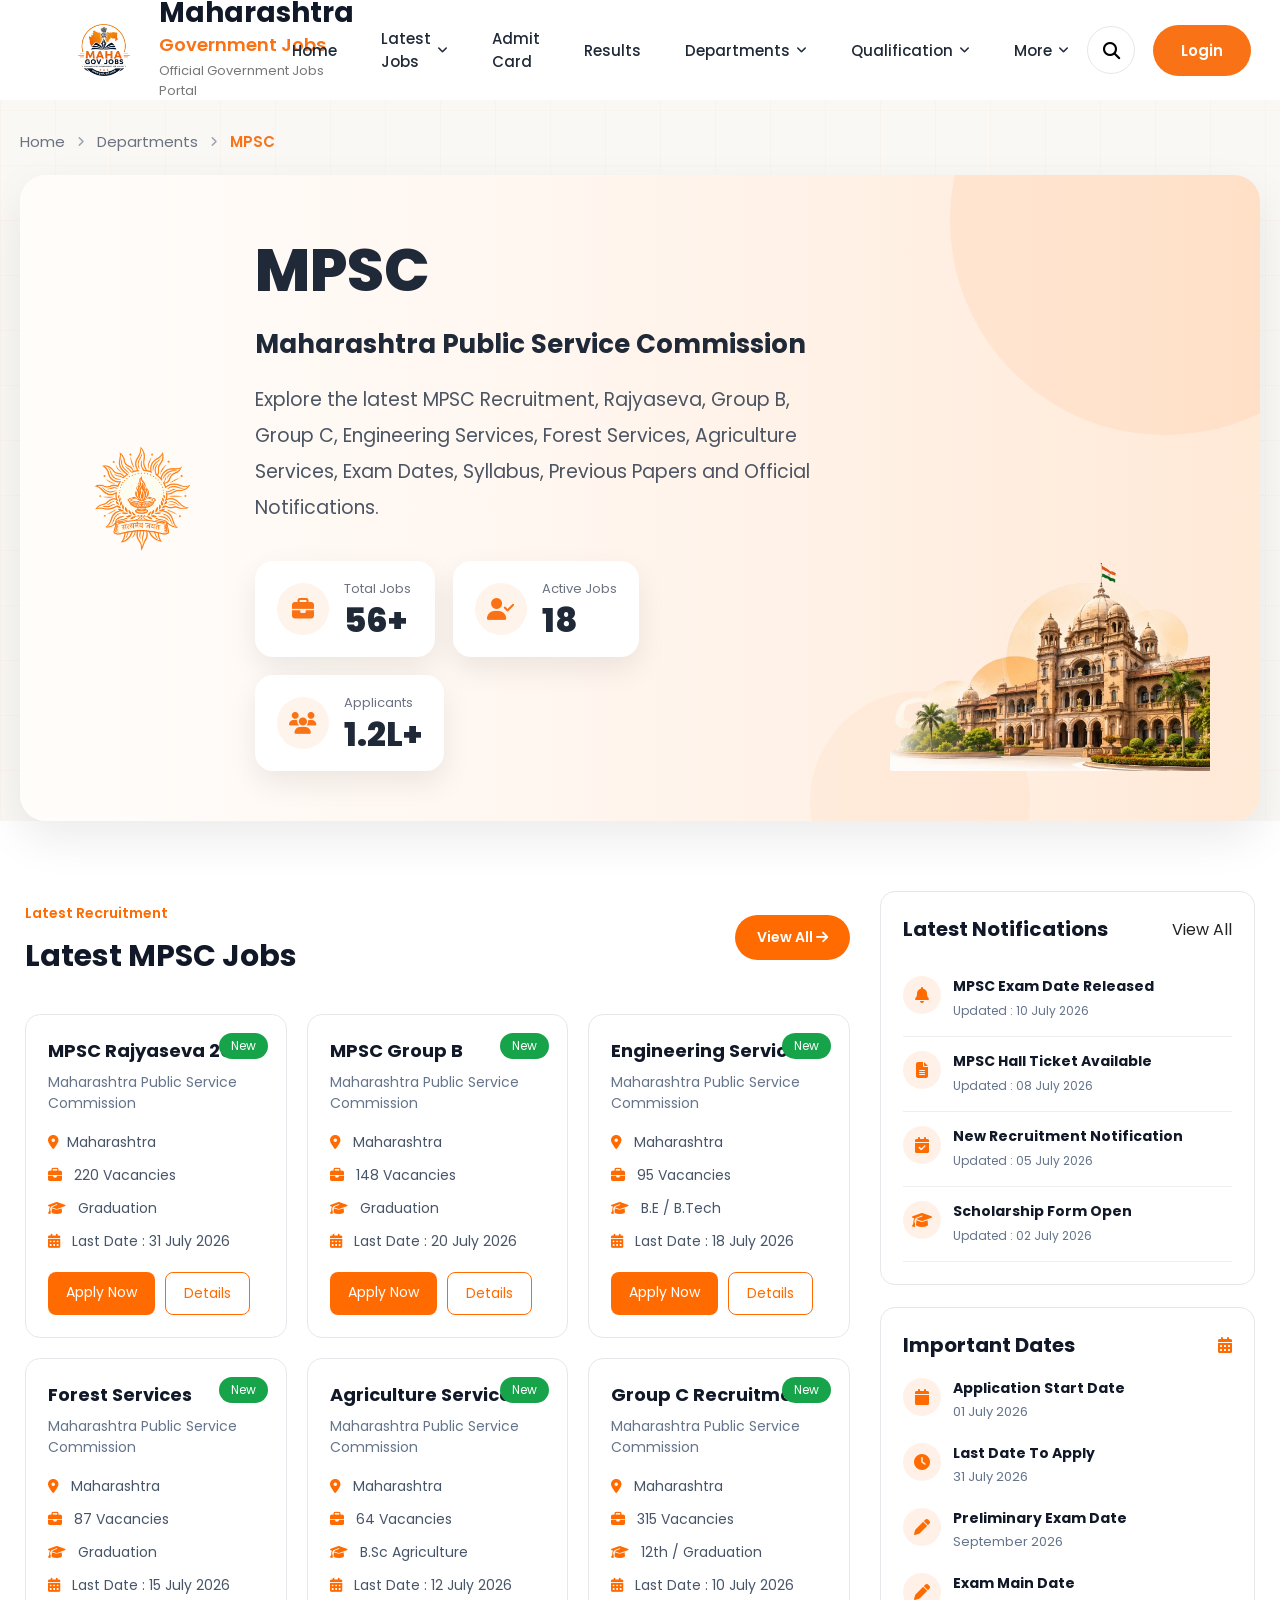
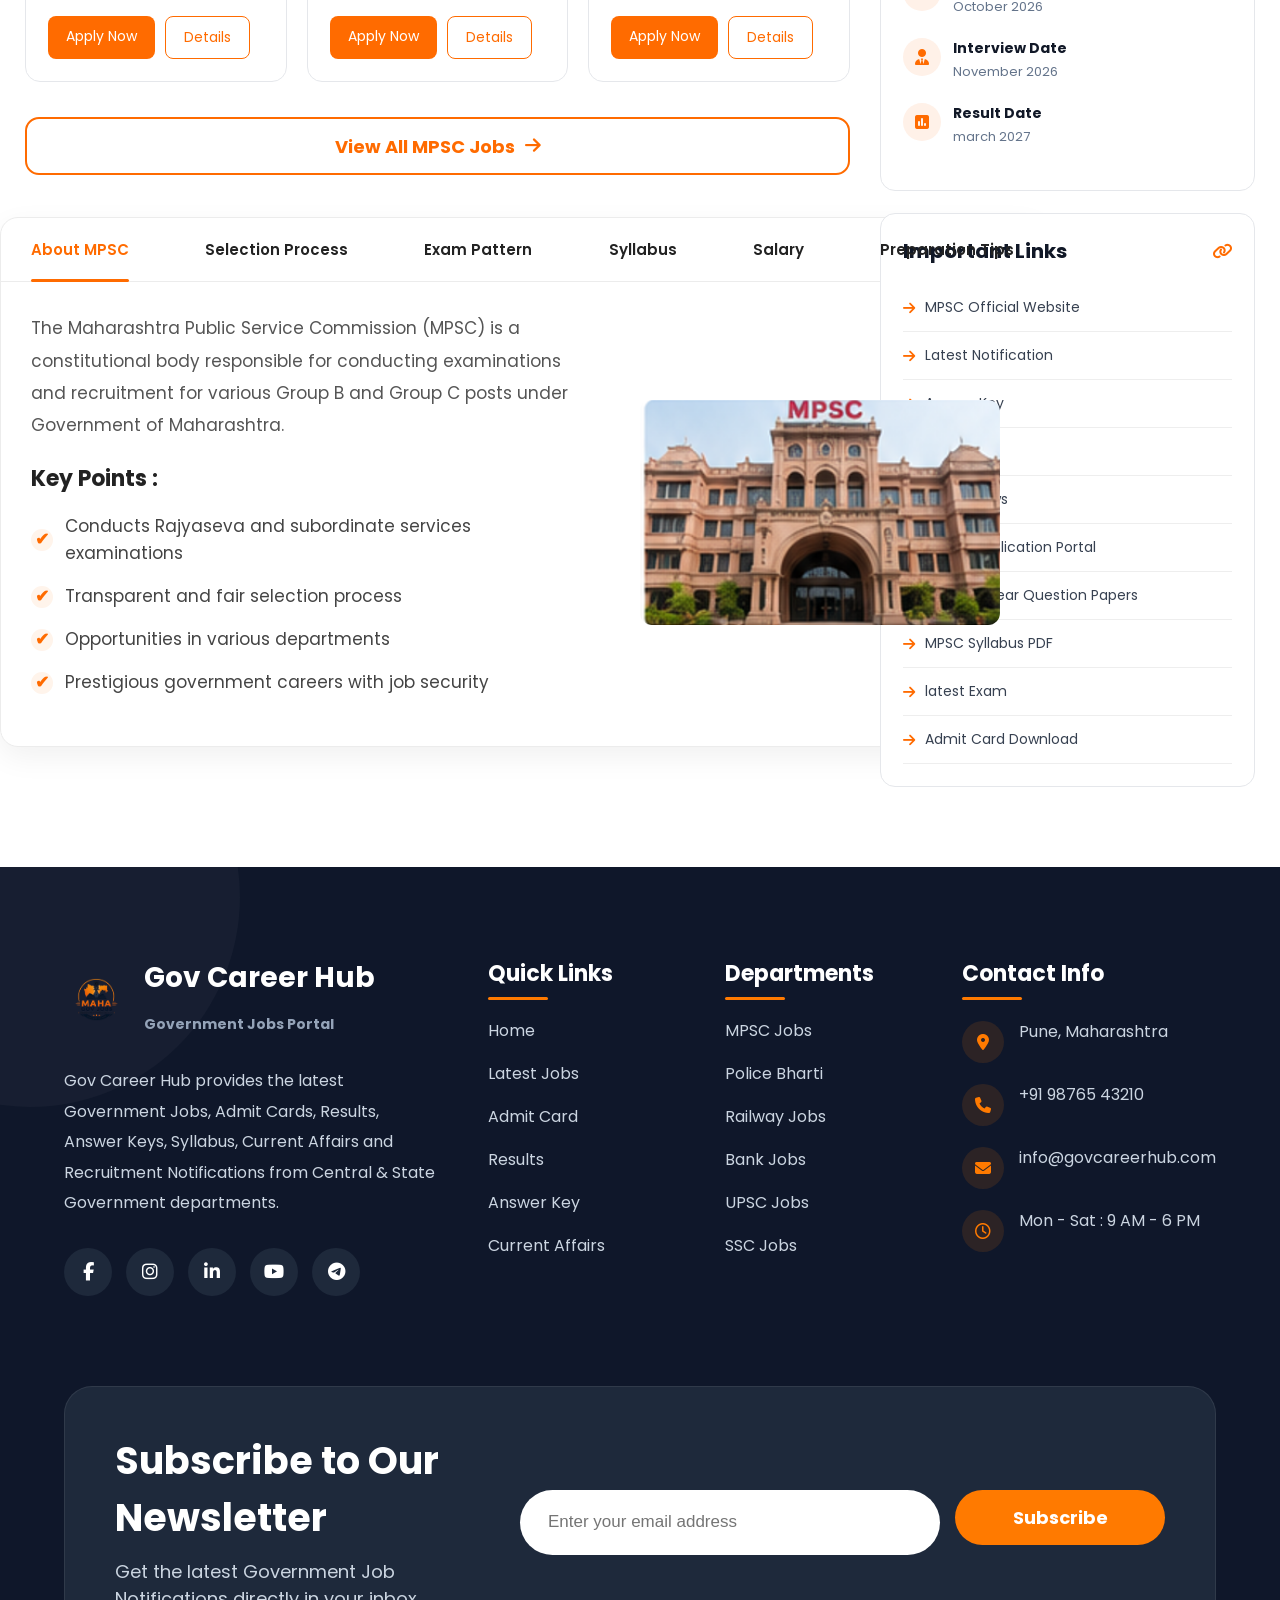
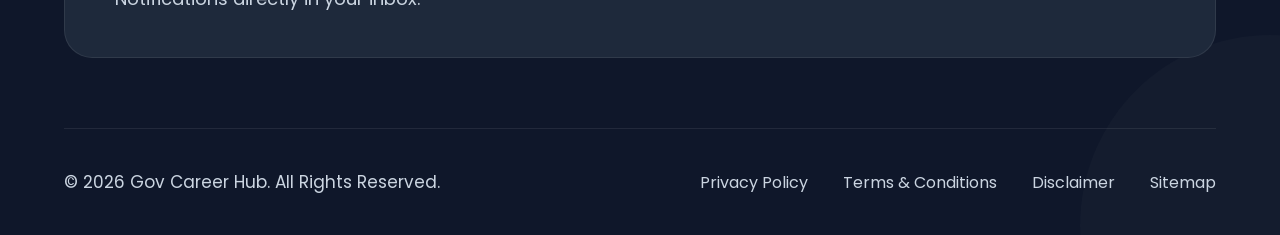
<file: department.html>
<!DOCTYPE html>
<html lang="en">

<head>

    <meta charset="UTF-8">
    <meta name="viewport" content="width=device-width, initial-scale=1.0">

    <title>Department Page</title>

    <!-- Font Awesome -->
    <link rel="stylesheet"
        href="https://cdnjs.cloudflare.com/ajax/libs/font-awesome/6.7.2/css/all.min.css">

    <!-- Main CSS -->
    <link rel="stylesheet" href="style.css">

    <!-- Department CSS -->
    <link rel="stylesheet" href="department.css">

    <!-- Responsive CSS -->
    <link rel="stylesheet" href="responsive.css">
    
    <link rel="stylesheet" href="deptreso.css">

</head>

<style>
    /*=========================================
            FOOTER
=========================================*/

.footer{

    background:#0f172a;

    color:#fff;

    margin-top:120px;

    position:relative;

    overflow:hidden;

}

.footer::before{

    content:"";

    position:absolute;

    top:-180px;

    left:-180px;

    width:420px;

    height:420px;

    border-radius:50%;

    background:rgba(255,255,255,.03);

}

.footer::after{

    content:"";

    position:absolute;

    bottom:-180px;

    right:-180px;

    width:380px;

    height:380px;

    border-radius:50%;

    background:rgba(255,255,255,.02);

}

.footer .container{

    position:relative;

    z-index:2;

}

/*=========================================
            TOP GRID
=========================================*/

.footer-top{

    display:grid;

    grid-template-columns:2fr 1fr 1fr 1.3fr;

    gap:50px;

    padding:90px 0 60px;

}

.footer-column h3{

    font-size:22px;

    margin-bottom:28px;

    color:#fff;

    position:relative;

}

.footer-column h3::after{

    content:"";

    position:absolute;

    left:0;

    bottom:-10px;

    width:60px;

    height:3px;

    background:#ff7a00;

    border-radius:50px;

}

/*=========================================
            LOGO
=========================================*/

.footer-logo{

    display:flex;

    align-items:center;

    gap:15px;

    text-decoration:none;

    margin-bottom:25px;

}

.footer-logo img{

    width:65px;

}

.footer-logo h2{

    color:#fff;

    font-size:28px;

}

.footer-logo span{

    color:#94a3b8;

    font-size:14px;

}

.footer-about p{

    color:#cbd5e1;

    line-height:1.9;

    margin-bottom:30px;

}

/*=========================================
            LINKS
=========================================*/

.footer-column ul{

    list-style:none;

}

.footer-column ul li{

    margin-bottom:18px;

}

.footer-column ul li a{

    color:#cbd5e1;

    text-decoration:none;

    transition:.35s;

}

.footer-column ul li a:hover{

    color:#ff7a00;

    padding-left:8px;

}

/*=========================================
        CONTACT INFO
=========================================*/

.footer-contact li{

    display:flex;

    align-items:flex-start;

    gap:15px;

    margin-bottom:20px;

    color:#cbd5e1;

}

.footer-contact li i{

    width:42px;

    height:42px;

    background:rgba(255,122,0,.12);

    color:#ff7a00;

    border-radius:50%;

    display:flex;

    align-items:center;

    justify-content:center;

    font-size:16px;

    flex-shrink:0;

}

/*=========================================
        SOCIAL ICONS
=========================================*/

.footer-social{

    display:flex;

    gap:14px;

    margin-top:10px;

}

.footer-social a{

    width:48px;

    height:48px;

    border-radius:50%;

    background:#1e293b;

    color:#fff;

    display:flex;

    align-items:center;

    justify-content:center;

    text-decoration:none;

    transition:.35s;

    font-size:18px;

}

.footer-social a:hover{

    background:#ff7a00;

    color:#fff;

    transform:translateY(-6px);

}

/*=========================================
        NEWSLETTER
=========================================*/

.footer-newsletter{

    margin-top:30px;

    background:#1e293b;

    border:1px solid rgba(255,255,255,.08);

    border-radius:28px;

    padding:45px 50px;

    display:flex;

    justify-content:space-between;

    align-items:center;

    gap:40px;

}

.newsletter-content h2{

    color:#fff;

    font-size:38px;

    margin-bottom:12px;

}

.newsletter-content p{

    color:#cbd5e1;

    font-size:18px;

}

.newsletter-form{

    display:flex;

    gap:18px;

    flex:1;

    justify-content:flex-end;

}

.newsletter-form input{

    width:420px;

    height:65px;

    border:none;

    outline:none;

    border-radius:50px;

    padding:0 28px;

    font-size:17px;

    background:#fff;

}

.newsletter-form button{

    width:210px;

    border:none;

    border-radius:50px;

    background:#ff7a00;

    color:#fff;

    font-size:18px;

    font-weight:700;

    cursor:pointer;

    transition:.35s;

}

.newsletter-form button:hover{

    background:#ff8c1f;

    transform:translateY(-3px);

    box-shadow:0 18px 35px rgba(255,122,0,.35);

}

/*=========================================
        FOOTER BOTTOM
=========================================*/

.footer-bottom{

    display:flex;

    justify-content:space-between;

    align-items:center;

    padding:40px 0;

    border-top:1px solid rgba(255,255,255,.08);

    margin-top:70px;

}

.footer-bottom p{

    color:#cbd5e1;

    font-size:17px;

}

.footer-links{

    display:flex;

    gap:35px;

}

.footer-links a{

    color:#cbd5e1;

    text-decoration:none;

    transition:.35s;

}

.footer-links a:hover{

    color:#ff7a00;

}

/*=========================================
        FOOTER RESPONSIVE
=========================================*/

/*============== 1200px ==============*/

@media (max-width:1200px){

.footer-top{
grid-template-columns:repeat(2,1fr);
gap:40px;
}

.footer-newsletter{
flex-direction:column;
align-items:flex-start;
padding:40px;
}

.newsletter-form{
width:100%;
justify-content:flex-start;
}

.newsletter-form input{
width:100%;
}

}



/*============== 992px ==============*/

@media (max-width:992px){

.footer{
margin-top:80px;
}

.footer-top{
grid-template-columns:1fr 1fr;
gap:35px;
padding:70px 0 40px;
}

.newsletter-content h2{
font-size:30px;
}

.newsletter-content p{
font-size:16px;
}

.newsletter-form{
flex-direction:column;
width:100%;
}

.newsletter-form input{
width:100%;
height:58px;
}

.newsletter-form button{
width:100%;
height:58px;
}

.footer-bottom{
flex-direction:column;
gap:20px;
text-align:center;
}

.footer-links{
flex-wrap:wrap;
justify-content:center;
gap:20px;
}

}



/*============== 768px ==============*/

@media (max-width:768px){

.footer-top{
grid-template-columns:1fr;
gap:40px;
padding:60px 0 35px;
}

.footer-column h3{
font-size:20px;
}

.footer-logo h2{
font-size:24px;
}

.footer-logo img{
width:55px;
}

.footer-about p{
font-size:15px;
}

.footer-newsletter{
padding:30px 25px;
border-radius:20px;
gap:25px;
}

.newsletter-content h2{
font-size:26px;
}

.newsletter-content p{
font-size:15px;
}

.newsletter-form input{
height:55px;
font-size:15px;
}

.newsletter-form button{
height:55px;
font-size:16px;
}

.footer-social{
flex-wrap:wrap;
}

.footer-social a{
width:44px;
height:44px;
font-size:16px;
}

.footer-bottom{
padding:30px 0;
margin-top:40px;
}

.footer-bottom p{
font-size:15px;
}

}



/*============== 576px ==============*/

@media (max-width:576px){

.footer{
margin-top:60px;
}

.footer-top{
padding:50px 0 30px;
}

.footer-column h3{
font-size:18px;
margin-bottom:22px;
}

.footer-logo{
flex-direction:column;
align-items:flex-start;
}

.footer-logo h2{
font-size:22px;
}

.footer-about p{
font-size:14px;
line-height:1.8;
}

.footer-contact li{
font-size:14px;
}

.footer-contact li i{
width:38px;
height:38px;
font-size:15px;
}

.footer-newsletter{
padding:25px 18px;
}

.newsletter-content h2{
font-size:22px;
}

.newsletter-content p{
font-size:14px;
}

.newsletter-form input{
height:52px;
padding:0 20px;
font-size:14px;
}

.newsletter-form button{
height:52px;
font-size:15px;
}

.footer-social{
gap:10px;
}

.footer-social a{
width:42px;
height:42px;
font-size:15px;
}

.footer-links{
flex-direction:column;
gap:14px;
}

.footer-bottom p{
font-size:14px;
line-height:1.7;
}

}



/*============== 400px ==============*/

@media (max-width:400px){

.footer-newsletter{
padding:20px 15px;
}

.newsletter-content h2{
font-size:20px;
}

.newsletter-content p{
font-size:13px;
}

.footer-logo img{
width:48px;
}

.footer-logo h2{
font-size:20px;
}

.footer-column h3{
font-size:17px;
}

.footer-social a{
width:40px;
height:40px;
}

.newsletter-form input,
.newsletter-form button{
height:50px;
}

}

</style>
<body>

    <!--================ HEADER START =========================================================-->
<header class="header">

        <div class="container header-container">

            <!-- Logo -->

            <a href="#" class="logo">

                <img src="image/logo.png" alt="Logo">

                <div class="logo-text">

                    <h2>Maharashtra</h2>

                    <span>Government Jobs</span>

                    <p>Official Government Jobs Portal</p>

                </div>

            </a>


            <!-- Navigation -->

            <nav class="navbar">

                <div class="close-menu">
    <i class="fa-solid fa-xmark"></i>
</div>

               <ul class="nav-list">

    <li><a href="index.html">Home</a></li>

    <!-- Latest Jobs -->
    <li class="dropdown">

        <a href="latestjob.html">
            Latest Jobs
            <i class="fa-solid fa-angle-down"></i>
        </a>

        <ul class="dropdown-menu">

            <li><a href="#notification">All Latest Notification</a></li>

            <li><a href="#Government">Maharashtra Govt Jobs</a></li>

            <li><a href="#Central">Central Govt Jobs</a></li>

            <li><a href="#">Private Jobs</a></li>

            <li><a href="#">Work From Home</a></li>

            <li><a href="#">Internship</a></li>

        </ul>

    </li>

    <li><a href="#admit-result">Admit Card</a></li>

    <li><a href="#admit-result">Results</a></li>

    <!-- Departments -->

    <li class="dropdown">

        <a href="#Department">
            Departments
            <i class="fa-solid fa-angle-down"></i>
        </a>

        <ul class="dropdown-menu">

            <li><a href="department.html">MPSC</a></li>

            <li><a href="#">UPSC</a></li>

            <li><a href="raliway.html">Railway</a></li>

            <li><a href="#">Bank</a></li>

            <li><a href="police.html">Police</a></li>

            <li><a href="#">Defence</a></li>

        </ul>

    </li>

    <!-- Qualification -->

    <li class="dropdown">

        <a href="#QUALIFICATION">
            Qualification
            <i class="fa-solid fa-angle-down"></i>
        </a>

        <ul class="dropdown-menu">

            <li><a href="#10p">10th Pass</a></li>

            <li><a href="#">12th Pass</a></li>

            <li><a href="#">ITI</a></li>

            <li><a href="#">Diploma</a></li>

            <li><a href="#">Graduate</a></li>

            <li><a href="#">Post Graduate</a></li>

        </ul>

    </li>

    <!-- More -->

    <li class="dropdown">

        <a href="#">
            More
            <i class="fa-solid fa-angle-down"></i>
        </a>

        <ul class="dropdown-menu">

            <li><a href="#Answer">Answer Key</a></li>

            <li><a href="#Syllabus">Syllabus</a></li>

            <li><a href="#Answer">Search Your Exam</a></li>

            <li><a href="#Answer">Previous Papers</a></li>

            <li><a href="#about">About Us</a></li>

            <li><a href="#Contact">Contact Us</a></li>

        </ul>

    </li>

</ul>
            </nav>


            <!-- Right -->

            <div class="menu-toggle">
    <i class="fa-solid fa-bars"></i>
</div>

            <div class="header-right">

                <button class="search-btn">

                    <i class="fa-solid fa-magnifying-glass"></i>

                </button>

                <a href="#" class="login-btn">

                    Login

                </a>

            </div>

        </div>

</header>



    <!-- Department Page Start -->
<!--======================================
            HERO SECTION
=======================================-->



<section class="department-hero">

    <div class="department-container">

        <!-- Breadcrumb -->

        <div class="department-breadcrumb">

            <a href="index.html">Home</a>

            <i class="fa-solid fa-angle-right"></i>

            <a href="index.html">Departments</a>

            <i class="fa-solid fa-angle-right"></i>

            <span>MPSC</span>

        </div>


        <!-- Hero Card -->

        <div class="department-hero-card">


            <!-- Left -->

            <div class="department-left">

                <div class="department-logo">

                    <img src="image/mpsc.png" alt="MPSC">

                </div>

            </div>


            <!-- Center -->

            <div class="department-content">

                <h1>MPSC</h1>

                <h2>Maharashtra Public Service Commission</h2>

                <p>

                    Explore the latest MPSC Recruitment, Rajyaseva,

                    Group B, Group C, Engineering Services,

                    Forest Services, Agriculture Services,

                    Exam Dates, Syllabus,

                    Previous Papers and Official Notifications.

                </p>


                <!-- Stats -->

                <div class="department-stats">

                    <div class="department-stat">

                        <div class="icon">

                            <i class="fa-solid fa-briefcase"></i>

                        </div>

                        <div>

                            <small>Total Jobs</small>

                            <strong>56+</strong>

                        </div>

                    </div>


                    <div class="department-stat">

                        <div class="icon">

                            <i class="fa-solid fa-user-check"></i>

                        </div>

                        <div>

                            <small>Active Jobs</small>

                            <strong>18</strong>

                        </div>

                    </div>


                    <div class="department-stat">

                        <div class="icon">

                            <i class="fa-solid fa-users"></i>

                        </div>

                        <div>

                            <small>Applicants</small>

                            <strong>1.2L+</strong>

                        </div>

                    </div>

                </div>

            </div>


            <!-- Right Image -->

            <div class="department-image">

                <img src="image/mpsc hero (2).png" alt="MPSC Building"  >

            </div>

        </div>

    </div>

</section>
<!--=========================================
        LATEST MPSC JOBS SECTION
==========================================-->

<section class="mpsc-jobs-section">

    <!-- Left Side -->

    <div class="mpsc-jobs-left">

        <div class="section-title">

            <div>

                <span class="section-subtitle">
                    Latest Recruitment
                </span>

                <h2>Latest MPSC Jobs</h2>

            </div>

            <a href="#" class="view-all-btn">

                View All

                <i class="fa-solid fa-arrow-right"></i>

            </a>

        </div>


        <!-- Job Grid -->

        <div class="mpsc-job-grid">


            <!-- =========================
                    CARD 1
            ========================== -->

            <div class="job-card">

                <span class="job-badge">

                    New

                </span>

                <h3>

                    MPSC Rajyaseva 2026

                </h3>

                <p>

                    Maharashtra Public Service Commission

                </p>

                <ul>

                    <li> <i class="fa-solid fa-location-dot"></i>Maharashtra</li>

                    <li>

                        <i class="fa-solid fa-briefcase"></i>

                        220 Vacancies

                    </li>

                    <li>

                        <i class="fa-solid fa-graduation-cap"></i>

                        Graduation

                    </li>

                    <li>

                        <i class="fa-solid fa-calendar-days"></i>

                        Last Date : 31 July 2026

                    </li>

                </ul>

                <div class="job-buttons">

                    <a href="#" class="apply-btn">

                        Apply Now

                    </a>

                    <a href="#" class="info-btn">

                        Details

                    </a>

                </div>

            </div>


            <!-- =========================
                    CARD 2
            ========================== -->

            <div class="job-card">

                <span class="job-badge">

                    New

                </span>

                <h3>

                    MPSC Group B

                </h3>

                <p>

                    Maharashtra Public Service Commission

                </p>

                <ul>

                    <li>

                        <i class="fa-solid fa-location-dot"></i>

                        Maharashtra

                    </li>

                    <li>

                        <i class="fa-solid fa-briefcase"></i>

                        148 Vacancies

                    </li>

                    <li>

                        <i class="fa-solid fa-graduation-cap"></i>

                        Graduation

                    </li>

                    <li>

                        <i class="fa-solid fa-calendar-days"></i>

                        Last Date : 20 July 2026

                    </li>

                </ul>

                <div class="job-buttons">

                    <a href="#" class="apply-btn">

                        Apply Now

                    </a>

                    <a href="#" class="info-btn">

                        Details

                    </a>

                </div>

            </div>


            <!-- =========================
                    CARD 3
            ========================== -->

            <div class="job-card">

                <span class="job-badge">

                    New

                </span>

                <h3>

                    Engineering Services

                </h3>

                <p>

                    Maharashtra Public Service Commission

                </p>

                <ul>

                    <li>

                        <i class="fa-solid fa-location-dot"></i>

                        Maharashtra

                    </li>

                    <li>

                        <i class="fa-solid fa-briefcase"></i>

                        95 Vacancies

                    </li>

                    <li>

                        <i class="fa-solid fa-graduation-cap"></i>

                        B.E / B.Tech

                    </li>

                    <li>

                        <i class="fa-solid fa-calendar-days"></i>

                        Last Date : 18 July 2026

                    </li>

                </ul>

                <div class="job-buttons">

                    <a href="#" class="apply-btn">

                        Apply Now

                    </a>

                    <a href="#" class="info-btn">

                        Details

                    </a>

                </div>

            </div>
                        <!-- =========================
                    CARD 4
            ========================== -->

            <div class="job-card">

                <span class="job-badge">
                    New
                </span>

                <h3>
                    Forest Services
                </h3>

                <p>
                    Maharashtra Public Service Commission
                </p>

                <ul>

                    <li>
                        <i class="fa-solid fa-location-dot"></i>
                        Maharashtra
                    </li>

                    <li>
                        <i class="fa-solid fa-briefcase"></i>
                        87 Vacancies
                    </li>

                    <li>
                        <i class="fa-solid fa-graduation-cap"></i>
                        Graduation
                    </li>

                    <li>
                        <i class="fa-solid fa-calendar-days"></i>
                        Last Date : 15 July 2026
                    </li>

                </ul>

                <div class="job-buttons">

                    <a href="#" class="apply-btn">
                        Apply Now
                    </a>

                    <a href="#" class="info-btn">
                        Details
                    </a>

                </div>

            </div>


            <!-- =========================
                    CARD 5
            ========================== -->

            <div class="job-card">

                <span class="job-badge">
                    New
                </span>

                <h3>
                    Agriculture Services
                </h3>

                <p>
                    Maharashtra Public Service Commission
                </p>

                <ul>

                    <li>
                        <i class="fa-solid fa-location-dot"></i>
                        Maharashtra
                    </li>

                    <li>
                        <i class="fa-solid fa-briefcase"></i>
                        64 Vacancies
                    </li>

                    <li>
                        <i class="fa-solid fa-graduation-cap"></i>
                        B.Sc Agriculture
                    </li>

                    <li>
                        <i class="fa-solid fa-calendar-days"></i>
                        Last Date : 12 July 2026
                    </li>

                </ul>

                <div class="job-buttons">

                    <a href="#" class="apply-btn">
                        Apply Now
                    </a>

                    <a href="#" class="info-btn">
                        Details
                    </a>

                </div>

            </div>


            <!-- =========================
                    CARD 6
            ========================== -->

            <div class="job-card">

                <span class="job-badge">
                    New
                </span>

                <h3>
                    Group C Recruitment
                </h3>

                <p>
                    Maharashtra Public Service Commission
                </p>

                <ul>

                    <li>
                        <i class="fa-solid fa-location-dot"></i>
                        Maharashtra
                    </li>

                    <li>
                        <i class="fa-solid fa-briefcase"></i>
                        315 Vacancies
                    </li>

                    <li>
                        <i class="fa-solid fa-graduation-cap"></i>
                        12th / Graduation
                    </li>

                    <li>
                        <i class="fa-solid fa-calendar-days"></i>
                        Last Date : 10 July 2026
                    </li>

                </ul>

                <div class="job-buttons">

                    <a href="#" class="apply-btn">
                        Apply Now
                    </a>

                    <a href="#" class="info-btn">
                        Details
                    </a>

                </div>

            </div>

        </div>

    </div>

    
        <!--=====================================
            RIGHT SIDEBAR
    ======================================-->

    <div class="mpsc-jobs-right">


        <!-- ================================
                LATEST NOTIFICATIONS
        ================================= -->


        <div class="side-box">


            <div class="side-title">

                <h3>
                    Latest Notifications
                </h3>

                <a href="#">
                    View All
                </a>

            </div>



            <div class="notification-list">


                <!-- Notification 1 -->

                <div class="notification-item">

                    <div class="notification-icon">

                        <i class="fa-solid fa-bell"></i>

                    </div>


                    <div class="notification-content">

                        <h4>
                            MPSC Exam Date Released
                        </h4>

                        <span>
                            Updated : 10 July 2026
                        </span>

                    </div>


                </div>



                <!-- Notification 2 -->


                <div class="notification-item">


                    <div class="notification-icon">

                        <i class="fa-solid fa-file-lines"></i>

                    </div>


                    <div class="notification-content">


                        <h4>
                            MPSC Hall Ticket Available
                        </h4>


                        <span>
                            Updated : 08 July 2026
                        </span>


                    </div>


                </div>




                <!-- Notification 3 -->


                <div class="notification-item">


                    <div class="notification-icon">

                        <i class="fa-solid fa-calendar-check"></i>

                    </div>


                    <div class="notification-content">


                        <h4>
                            New Recruitment Notification
                        </h4>


                        <span>
                            Updated : 05 July 2026
                        </span>


                    </div>


                </div>





                <!-- Notification 4 -->


                <div class="notification-item">


                    <div class="notification-icon">

                        <i class="fa-solid fa-graduation-cap"></i>

                    </div>


                    <div class="notification-content">


                        <h4>
                            Scholarship Form Open
                        </h4>


                        <span>
                            Updated : 02 July 2026
                        </span>


                    </div>


                </div>



            </div>


        </div>
                <!-- ================================
                IMPORTANT DATES
        ================================= -->


        <div class="side-box">


            <div class="side-title">

                <h3>
                    Important Dates
                </h3>

                <i class="fa-solid fa-calendar-days"></i>

            </div>



            <div class="date-list">


                <!-- Date 1 -->

                <div class="date-item">


                    <div class="date-icon">

                        <i class="fa-solid fa-calendar"></i>

                    </div>


                    <div class="date-content">

                        <h4>
                            Application Start Date
                        </h4>

                        <p>
                            01 July 2026
                        </p>

                    </div>


                </div>




                <!-- Date 2 -->


                <div class="date-item">


                    <div class="date-icon">

                        <i class="fa-solid fa-clock"></i>

                    </div>


                    <div class="date-content">

                        <h4>
                            Last Date To Apply
                        </h4>

                        <p>
                            31 July 2026
                        </p>

                    </div>


                </div>





                <!-- Date 3 -->


                <div class="date-item">


                    <div class="date-icon">

                        <i class="fa-solid fa-pen"></i>

                    </div>


                    <div class="date-content">

                        <h4>
                           Preliminary Exam Date
                        </h4>

                        <p>
                            September 2026
                        </p>

                    </div>


                </div>


                
                <div class="date-item">


                    <div class="date-icon">

                        <i class="fa-solid fa-pen"></i>

                    </div>


                    <div class="date-content">

                        <h4>
                            Exam Main Date
                        </h4>

                        <p>
                            October 2026
                        </p>

                    </div>


                </div>

                
                <div class="date-item">


                    <div class="date-icon">

                        <!-- <i class="fa-solid fa-pen"></i> -->
                         <i class="fa-solid fa-user-tie"></i>

                    </div>


                    <div class="date-content">

                        <h4>
                            Interview Date
                        </h4>

                        <p>
                            November 2026
                        </p>

                    </div>


                </div>

                
                <div class="date-item">


                    <div class="date-icon">

                        <!-- <i class="fa-solid fa-pen"></i> -->
                         <i class="fa-solid fa-square-poll-vertical"></i>

                    </div>


                    <div class="date-content">

                        <h4>
                            Result Date
                        </h4>

                        <p>
                            march 2027
                        </p>

                    </div>


                </div>



            </div>


        </div>





        <!-- ================================
                IMPORTANT LINKS
        ================================= -->


        <div class="side-box">


            <div class="side-title">

                <h3>
                    Important Links
                </h3>

                <i class="fa-solid fa-link"></i>

            </div>



            <div class="links-list">



                <a href="#">

                    <i class="fa-solid fa-arrow-right"></i>

                    MPSC Official Website

                </a>

                <a href="#">

                    <i class="fa-solid fa-arrow-right"></i>

                    Latest Notification

                </a>

                <a href="#">

                    <i class="fa-solid fa-arrow-right"></i>

                    Answer Key

                </a>

                <a href="#">

                    <i class="fa-solid fa-arrow-right"></i>

                    Result

                </a>
                


                <a href="#">

                    <i class="fa-solid fa-arrow-right"></i>

                    Latest News

                </a>


                <a href="#">

                    <i class="fa-solid fa-arrow-right"></i>

                    Online Application Portal

                </a>




                <a href="#">

                    <i class="fa-solid fa-arrow-right"></i>

                    Previous Year Question Papers

                </a>




                <a href="#">

                    <i class="fa-solid fa-arrow-right"></i>

                    MPSC Syllabus PDF

                </a>

 
<a href="#">

                    <i class="fa-solid fa-arrow-right"></i>

                    latest Exam

                </a>


                <a href="#">

                    <i class="fa-solid fa-arrow-right"></i>

                    Admit Card Download

                </a>



            </div>



        </div>
                <!-- ================================
              RIGHT SIDEBAR END
        ================================= -->

    </div>


</div>
<div class="view-all-jobs">
    <a href="#">
        View All MPSC Jobs
        <i class="fa-solid fa-arrow-right"></i>
    </a>
</div>



</section>


<!--================ MPSC Exam Highlights ================-->
<!-- 
<div class="mpsc-highlights">

    <h2 class="section-title">MPSC Exam Highlights</h2>

    <div class="highlight-boxes">

        <div class="highlight-box">
            <div class="highlight-icon">
                <i class="fa-solid fa-graduation-cap"></i>
            </div>

            <div class="highlight-text">
                <span>Qualification</span>
                <strong>Graduation</strong>
            </div>
        </div>

        <div class="highlight-box">
            <div class="highlight-icon">
                <i class="fa-solid fa-stopwatch"></i>
            </div>

            <div class="highlight-text">
                <span>Age Limit</span>
                <strong>19 - 38 Years</strong>
            </div>
        </div>

        <div class="highlight-box">
            <div class="highlight-icon">
                <i class="fa-solid fa-users"></i>
            </div>

            <div class="highlight-text">
                <span>Selection Process</span>
                <strong>Pre, Mains & Interview</strong>
            </div>
        </div>

        <div class="highlight-box">
            <div class="highlight-icon">
                <i class="fa-solid fa-wallet"></i>
            </div>

            <div class="highlight-text">
                <span>Salary</span>
                <strong>₹56,100 - ₹1,77,500</strong>
            </div>
        </div>

        <div class="highlight-box">
            <div class="highlight-icon">
                <i class="fa-solid fa-file-invoice-dollar"></i>
            </div>

            <div class="highlight-text">
                <span>Application Fee</span>
                <strong>₹394 / ₹294</strong>
            </div>
        </div>

    </div>

</div> -->
<!--================ MPSC DETAILS SECTION =================-->
<div class="mpsc-details-card">

    <!-- Tabs -->

    <div class="mpsc-tabs">

        <button class="tab-btn active">
            About MPSC
        </button>

        <button class="tab-btn">
            Selection Process
        </button>

        <button class="tab-btn">
            Exam Pattern
        </button>

        <button class="tab-btn">
            Syllabus
        </button>

        <button class="tab-btn">
            Salary
        </button>

        <button class="tab-btn">
            Preparation Tips
        </button>

    </div>

    <!-- Content -->

    <div class="mpsc-details-body">

        <!-- Left -->

        <div class="mpsc-details-left">

            <p>

                The Maharashtra Public Service Commission (MPSC) is a constitutional
                body responsible for conducting examinations and recruitment for
                various Group B and Group C posts under Government of Maharashtra.

            </p>

            <h4>Key Points :</h4>

            <ul>

                <li>
                    Conducts Rajyaseva and subordinate services examinations
                </li>

                <li>
                    Transparent and fair selection process
                </li>

                <li>
                    Opportunities in various departments
                </li>

                <li>
                    Prestigious government careers with job security
                </li>

            </ul>

        </div>

        <!-- Right -->

        <div class="mpsc-details-right">

            <img src="image/Screenshot 2026-07-13 145921.png" alt="MPSC Office">

        </div>

    </div>

</div>
































<!--=========================================
                FOOTER
==========================================-->

<footer class="footer">

    <div class="container">

        <div class="footer-top">

            <!--=========================
                COLUMN 1
            =========================-->

            <div class="footer-column footer-about">

                <a href="index.html" class="footer-logo">

                    <img src="image/logo.png" alt="Gov Career Hub">

                    <div>

                        <h2>Gov Career Hub</h2>

                        <span>Government Jobs Portal</span>

                    </div>

                </a>

                <p>

                    Gov Career Hub provides the latest Government Jobs,
                    Admit Cards, Results, Answer Keys, Syllabus,
                    Current Affairs and Recruitment Notifications
                    from Central & State Government departments.

                </p>

                <div class="footer-social">

                    <a href="#">
                        <i class="fab fa-facebook-f"></i>
                    </a>

                    <a href="#">
                        <i class="fab fa-instagram"></i>
                    </a>

                    <a href="#">
                        <i class="fab fa-linkedin-in"></i>
                    </a>

                    <a href="#">
                        <i class="fab fa-youtube"></i>
                    </a>

                    <a href="#">
                        <i class="fab fa-telegram-plane"></i>
                    </a>

                </div>

            </div>

            <!--=========================
                COLUMN 2
            =========================-->

            <div class="footer-column">

                <h3>Quick Links</h3>

                <ul>

                    <li><a href="index.html">Home</a></li>

                    <li><a href="#">Latest Jobs</a></li>

                    <li><a href="#">Admit Card</a></li>

                    <li><a href="#">Results</a></li>

                    <li><a href="#">Answer Key</a></li>

                    <li><a href="#">Current Affairs</a></li>

                </ul>

            </div>

            <!--=========================
                COLUMN 3
            =========================-->

            <div class="footer-column">

                <h3>Departments</h3>

                <ul>

                    <li><a href="#">MPSC Jobs</a></li>

                    <li><a href="#">Police Bharti</a></li>

                    <li><a href="#">Railway Jobs</a></li>

                    <li><a href="#">Bank Jobs</a></li>

                    <li><a href="#">UPSC Jobs</a></li>

                    <li><a href="#">SSC Jobs</a></li>

                </ul>

            </div>

            <!--=========================
                COLUMN 4
            =========================-->

            <div class="footer-column">

                <h3>Contact Info</h3>

                <ul class="footer-contact">

                    <li>

                        <i class="fa-solid fa-location-dot"></i>

                        <span>Pune, Maharashtra</span>

                    </li>

                    <li>

                        <i class="fa-solid fa-phone"></i>

                        <span>+91 98765 43210</span>

                    </li>

                    <li>

                        <i class="fa-solid fa-envelope"></i>

                        <span>info@govcareerhub.com</span>

                    </li>

                    <li>

                        <i class="fa-regular fa-clock"></i>

                        <span>Mon - Sat : 9 AM - 6 PM</span>

                    </li>

                </ul>

            </div>

        </div>

        <!--=========================
            NEWSLETTER
        =========================-->

        <div class="footer-newsletter">

            <div class="newsletter-content">

                <h2>Subscribe to Our Newsletter</h2>

                <p>

                    Get the latest Government Job Notifications
                    directly in your inbox.

                </p>

            </div>

            <form class="newsletter-form">

                <input
                    type="email"
                    placeholder="Enter your email address"
                >

                <button type="submit">

                    Subscribe

                </button>

            </form>

        </div>

        <!--=========================
            FOOTER BOTTOM
        =========================-->

        <div class="footer-bottom">

            <p>

                © 2026 Gov Career Hub. All Rights Reserved.

            </p>

            <div class="footer-links">

                <a href="#">Privacy Policy</a>

                <a href="#">Terms & Conditions</a>

                <a href="#">Disclaimer</a>

                <a href="#">Sitemap</a>

            </div>

        </div>

    </div>

</footer>


<!--=========================
    BACK TO TOP
==========================-->

<button class="back-to-top">

    <i class="fa-solid fa-arrow-up"></i>

</button>

 

    



    <script src="script.js"></script>
    <script src="department.js"></script>

</body>

</html>
</file>
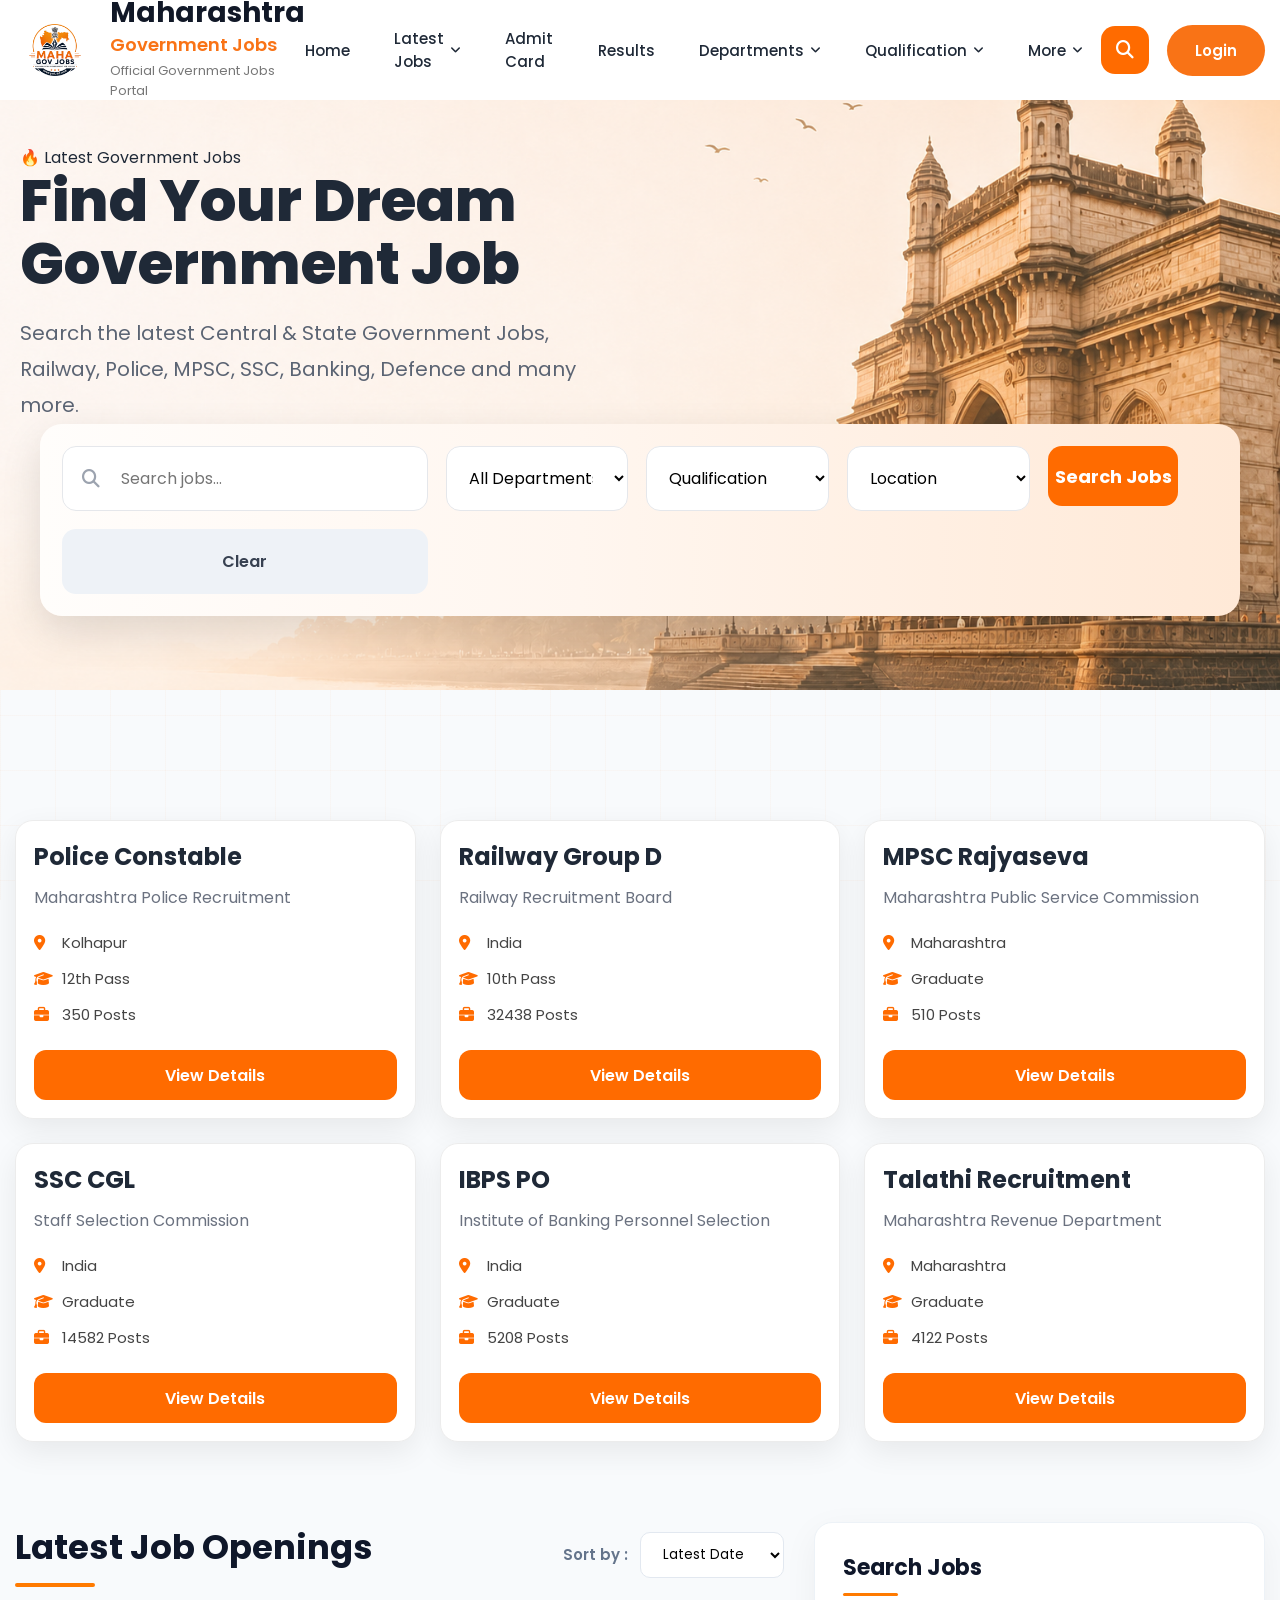
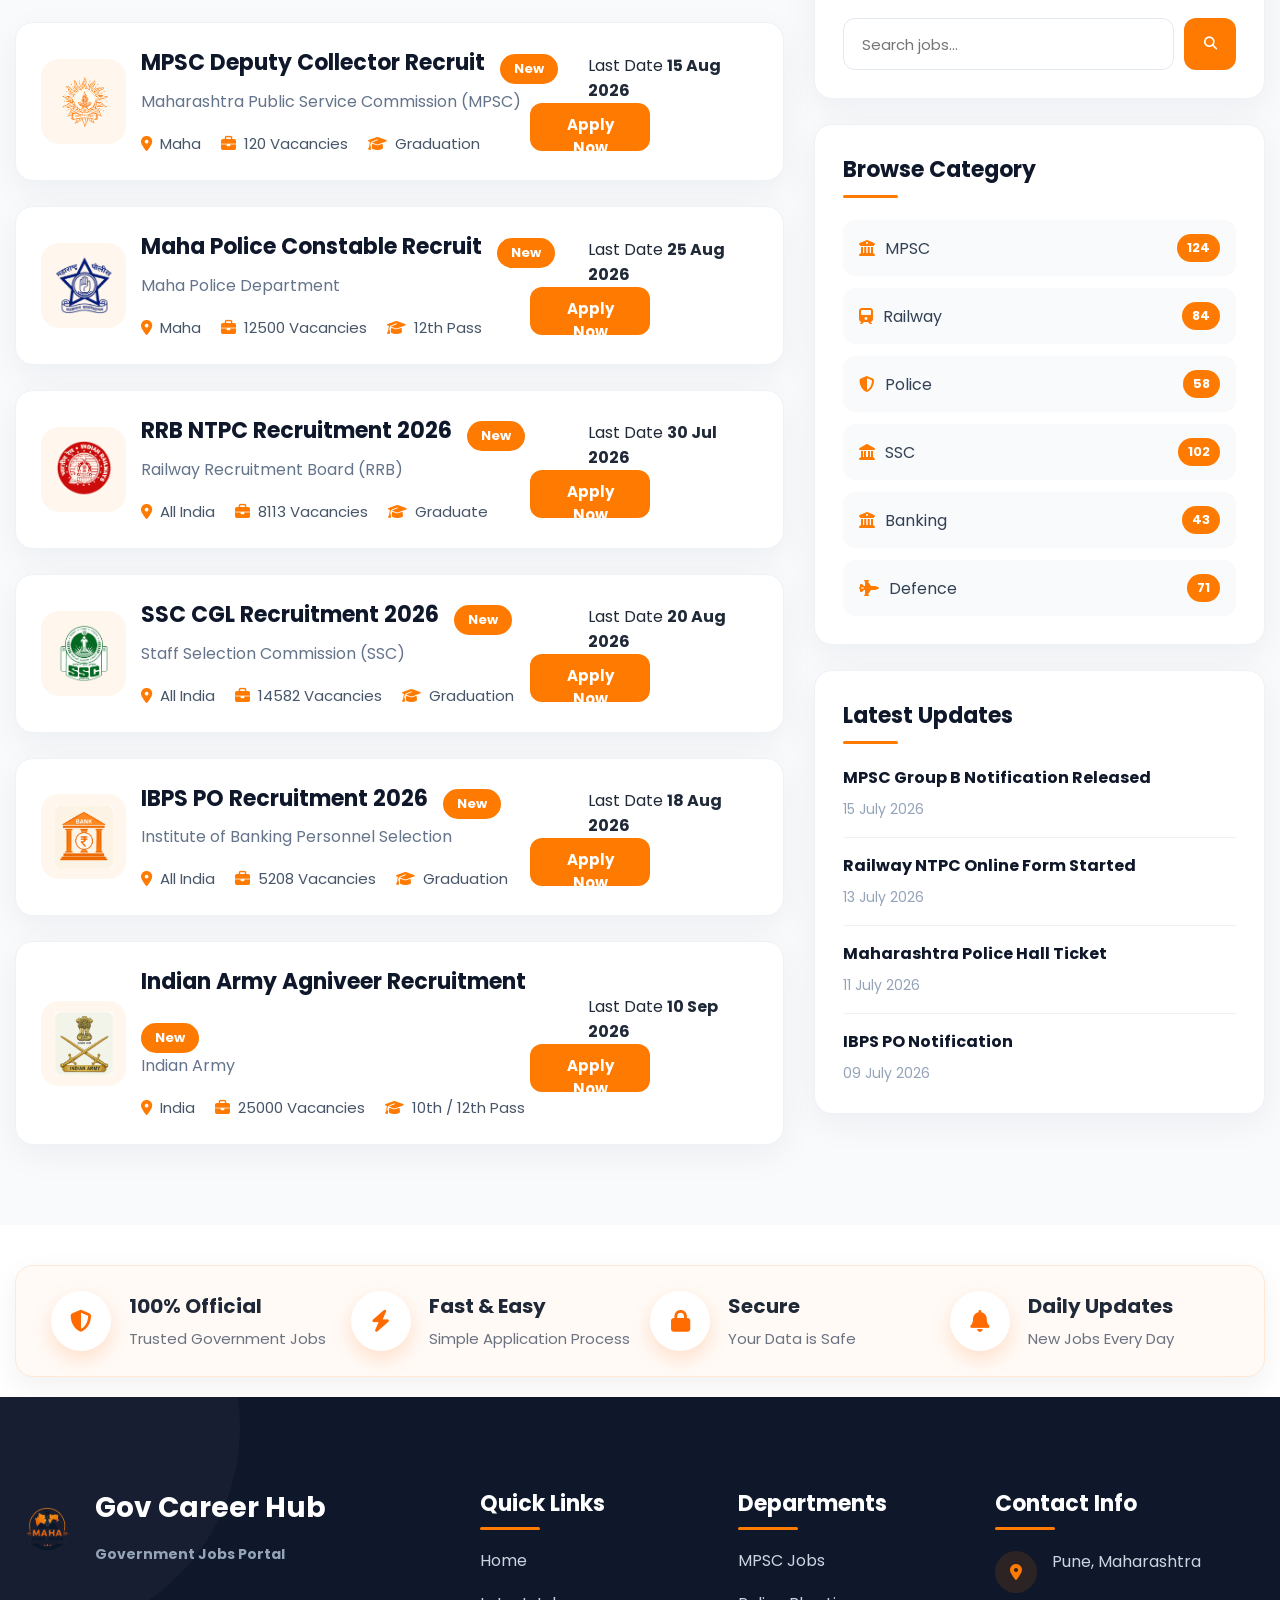
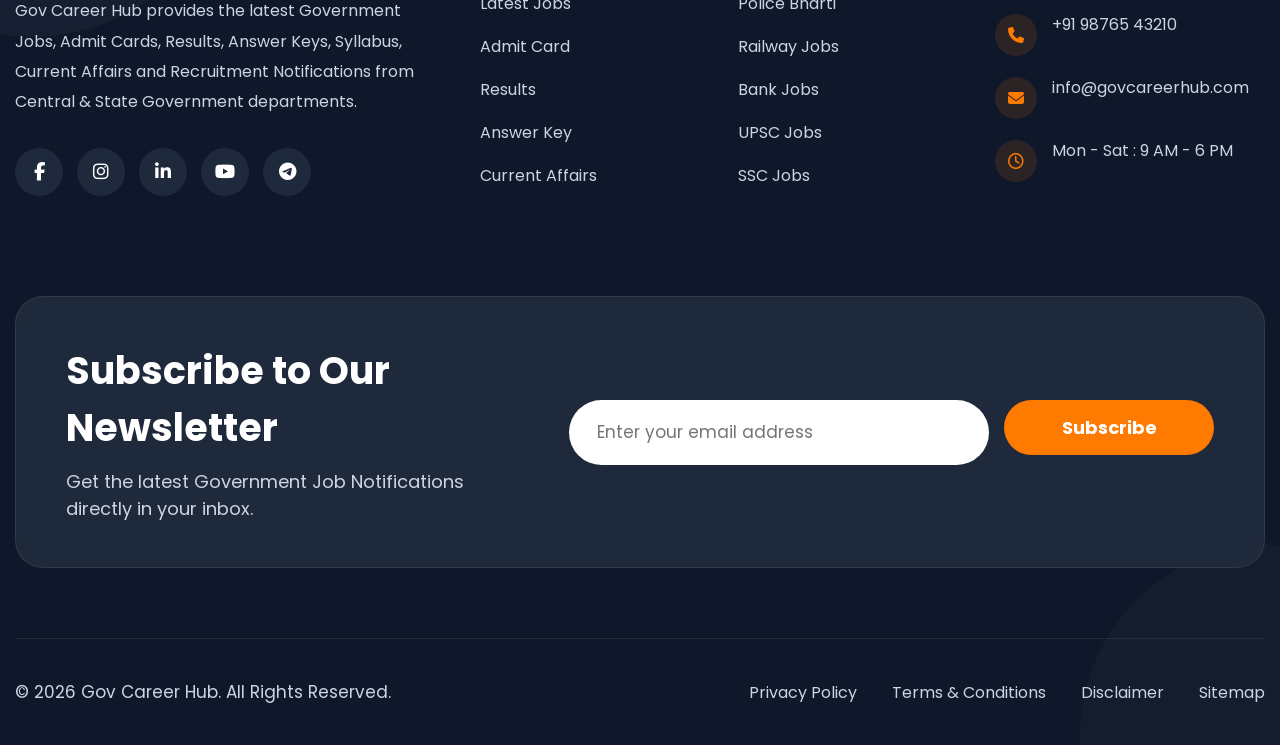
<file: latestjob.html>
<!DOCTYPE html>
<html lang="en">

<head>

    <meta charset="UTF-8">
    <meta name="viewport" content="width=device-width, initial-scale=1.0">

    <title>Department Page</title>

    <!-- Font Awesome -->
    <link rel="stylesheet"
        href="https://cdnjs.cloudflare.com/ajax/libs/font-awesome/6.7.2/css/all.min.css">

    <!-- Main CSS -->
    <link rel="stylesheet" href="style.css">

    <!-- Department CSS -->
    <link rel="stylesheet" href="department.css">

    <!-- Responsive CSS -->
    <link rel="stylesheet" href="responsive.css">

    <link rel="stylesheet" href="department.css">

    <link rel="stylesheet" href="latestjob.css">

</head>

<style>
    /*=========================================
            FOOTER
=========================================*/

.footer{

    background:#0f172a;

    color:#fff;

    margin-top:120px;

    position:relative;

    overflow:hidden;

}

.footer::before{

    content:"";

    position:absolute;

    top:-180px;

    left:-180px;

    width:420px;

    height:420px;

    border-radius:50%;

    background:rgba(255,255,255,.03);

}

.footer::after{

    content:"";

    position:absolute;

    bottom:-180px;

    right:-180px;

    width:380px;

    height:380px;

    border-radius:50%;

    background:rgba(255,255,255,.02);

}

.footer .container{

    position:relative;

    z-index:2;

}

/*=========================================
            TOP GRID
=========================================*/

.footer-top{

    display:grid;

    grid-template-columns:2fr 1fr 1fr 1.3fr;

    gap:50px;

    padding:90px 0 60px;

}

.footer-column h3{

    font-size:22px;

    margin-bottom:28px;

    color:#fff;

    position:relative;

}

.footer-column h3::after{

    content:"";

    position:absolute;

    left:0;

    bottom:-10px;

    width:60px;

    height:3px;

    background:#ff7a00;

    border-radius:50px;

}

/*=========================================
            LOGO
=========================================*/

.footer-logo{

    display:flex;

    align-items:center;

    gap:15px;

    text-decoration:none;

    margin-bottom:25px;

}

.footer-logo img{

    width:65px;

}

.footer-logo h2{

    color:#fff;

    font-size:28px;

}

.footer-logo span{

    color:#94a3b8;

    font-size:14px;

}

.footer-about p{

    color:#cbd5e1;

    line-height:1.9;

    margin-bottom:30px;

}

/*=========================================
            LINKS
=========================================*/

.footer-column ul{

    list-style:none;

}

.footer-column ul li{

    margin-bottom:18px;

}

.footer-column ul li a{

    color:#cbd5e1;

    text-decoration:none;

    transition:.35s;

}

.footer-column ul li a:hover{

    color:#ff7a00;

    padding-left:8px;

}

/*=========================================
        CONTACT INFO
=========================================*/

.footer-contact li{

    display:flex;

    align-items:flex-start;

    gap:15px;

    margin-bottom:20px;

    color:#cbd5e1;

}

.footer-contact li i{

    width:42px;

    height:42px;

    background:rgba(255,122,0,.12);

    color:#ff7a00;

    border-radius:50%;

    display:flex;

    align-items:center;

    justify-content:center;

    font-size:16px;

    flex-shrink:0;

}

/*=========================================
        SOCIAL ICONS
=========================================*/

.footer-social{

    display:flex;

    gap:14px;

    margin-top:10px;

}

.footer-social a{

    width:48px;

    height:48px;

    border-radius:50%;

    background:#1e293b;

    color:#fff;

    display:flex;

    align-items:center;

    justify-content:center;

    text-decoration:none;

    transition:.35s;

    font-size:18px;

}

.footer-social a:hover{

    background:#ff7a00;

    color:#fff;

    transform:translateY(-6px);

}

/*=========================================
        NEWSLETTER
=========================================*/

.footer-newsletter{

    margin-top:30px;

    background:#1e293b;

    border:1px solid rgba(255,255,255,.08);

    border-radius:28px;

    padding:45px 50px;

    display:flex;

    justify-content:space-between;

    align-items:center;

    gap:40px;

}

.newsletter-content h2{

    color:#fff;

    font-size:38px;

    margin-bottom:12px;

}

.newsletter-content p{

    color:#cbd5e1;

    font-size:18px;

}

.newsletter-form{

    display:flex;

    gap:18px;

    flex:1;

    justify-content:flex-end;

}

.newsletter-form input{

    width:420px;

    height:65px;

    border:none;

    outline:none;

    border-radius:50px;

    padding:0 28px;

    font-size:17px;

    background:#fff;

}

.newsletter-form button{

    width:210px;

    border:none;

    border-radius:50px;

    background:#ff7a00;

    color:#fff;

    font-size:18px;

    font-weight:700;

    cursor:pointer;

    transition:.35s;

}

.newsletter-form button:hover{

    background:#ff8c1f;

    transform:translateY(-3px);

    box-shadow:0 18px 35px rgba(255,122,0,.35);

}

/*=========================================
        FOOTER BOTTOM
=========================================*/

.footer-bottom{

    display:flex;

    justify-content:space-between;

    align-items:center;

    padding:40px 0;

    border-top:1px solid rgba(255,255,255,.08);

    margin-top:70px;

}

.footer-bottom p{

    color:#cbd5e1;

    font-size:17px;

}

.footer-links{

    display:flex;

    gap:35px;

}

.footer-links a{

    color:#cbd5e1;

    text-decoration:none;

    transition:.35s;

}

.footer-links a:hover{

    color:#ff7a00;

}
/*=========================================
        FOOTER RESPONSIVE
=========================================*/

/*============== 1200px ==============*/

@media (max-width:1200px){

.footer-top{
grid-template-columns:repeat(2,1fr);
gap:40px;
}

.footer-newsletter{
flex-direction:column;
align-items:flex-start;
padding:40px;
}

.newsletter-form{
width:100%;
justify-content:flex-start;
}

.newsletter-form input{
width:100%;
}

}



/*============== 992px ==============*/

@media (max-width:992px){

.footer{
margin-top:80px;
}

.footer-top{
grid-template-columns:1fr 1fr;
gap:35px;
padding:70px 0 40px;
}

.newsletter-content h2{
font-size:30px;
}

.newsletter-content p{
font-size:16px;
}

.newsletter-form{
flex-direction:column;
width:100%;
}

.newsletter-form input{
width:100%;
height:58px;
}

.newsletter-form button{
width:100%;
height:58px;
}

.footer-bottom{
flex-direction:column;
gap:20px;
text-align:center;
}

.footer-links{
flex-wrap:wrap;
justify-content:center;
gap:20px;
}

}



/*============== 768px ==============*/

@media (max-width:768px){

.footer-top{
grid-template-columns:1fr;
gap:40px;
padding:60px 0 35px;
}

.footer-column h3{
font-size:20px;
}

.footer-logo h2{
font-size:24px;
}

.footer-logo img{
width:55px;
}

.footer-about p{
font-size:15px;
}

.footer-newsletter{
padding:30px 25px;
border-radius:20px;
gap:25px;
}

.newsletter-content h2{
font-size:26px;
}

.newsletter-content p{
font-size:15px;
}

.newsletter-form input{
height:55px;
font-size:15px;
}

.newsletter-form button{
height:55px;
font-size:16px;
}

.footer-social{
flex-wrap:wrap;
}

.footer-social a{
width:44px;
height:44px;
font-size:16px;
}

.footer-bottom{
padding:30px 0;
margin-top:40px;
}

.footer-bottom p{
font-size:15px;
}

}



/*============== 576px ==============*/

@media (max-width:576px){

.footer{
margin-top:60px;
}

.footer-top{
padding:50px 0 30px;
}

.footer-column h3{
font-size:18px;
margin-bottom:22px;
}

.footer-logo{
flex-direction:column;
align-items:flex-start;
}

.footer-logo h2{
font-size:22px;
}

.footer-about p{
font-size:14px;
line-height:1.8;
}

.footer-contact li{
font-size:14px;
}

.footer-contact li i{
width:38px;
height:38px;
font-size:15px;
}

.footer-newsletter{
padding:25px 18px;
}

.newsletter-content h2{
font-size:22px;
}

.newsletter-content p{
font-size:14px;
}

.newsletter-form input{
height:52px;
padding:0 20px;
font-size:14px;
}

.newsletter-form button{
height:52px;
font-size:15px;
}

.footer-social{
gap:10px;
}

.footer-social a{
width:42px;
height:42px;
font-size:15px;
}

.footer-links{
flex-direction:column;
gap:14px;
}

.footer-bottom p{
font-size:14px;
line-height:1.7;
}

}



/*============== 400px ==============*/

@media (max-width:400px){

.footer-newsletter{
padding:20px 15px;
}

.newsletter-content h2{
font-size:20px;
}

.newsletter-content p{
font-size:13px;
}

.footer-logo img{
width:48px;
}

.footer-logo h2{
font-size:20px;
}

.footer-column h3{
font-size:17px;
}

.footer-social a{
width:40px;
height:40px;
}

.newsletter-form input,
.newsletter-form button{
height:50px;
}

}

</style>

<body>

    <!--================ HEADER START =========================================================-->
<header class="header">

        <div class="container header-container">

            <!-- Logo -->

            <a href="#" class="logo">

                <img src="image/logo.png" alt="Logo">

                <div class="logo-text">

                    <h2>Maharashtra</h2>

                    <span>Government Jobs</span>

                    <p>Official Government Jobs Portal</p>

                </div>

            </a>


            <!-- Navigation -->

            <nav class="navbar">

                <div class="close-menu">
    <i class="fa-solid fa-xmark"></i>
</div>

               <ul class="nav-list">

    <li><a href="#Home">Home</a></li>

    <!-- Latest Jobs -->
    <li class="dropdown">

        <a href="latestjob.html">
            Latest Jobs
            <i class="fa-solid fa-angle-down"></i>
        </a>

        <ul class="dropdown-menu">

            <li><a href="#notification">All Latest Notification</a></li>

            <li><a href="#Government">Maharashtra Govt Jobs</a></li>

            <li><a href="#Central">Central Govt Jobs</a></li>

            <li><a href="#">Private Jobs</a></li>

            <li><a href="#">Work From Home</a></li>

            <li><a href="#">Internship</a></li>

        </ul>

    </li>

    <li><a href="#admit-result">Admit Card</a></li>

    <li><a href="#admit-result">Results</a></li>

    <!-- Departments -->

    <li class="dropdown">

        <a href="#Department">
            Departments
            <i class="fa-solid fa-angle-down"></i>
        </a>

        <ul class="dropdown-menu">

            <li><a href="department.html">MPSC</a></li>

            <li><a href="#">UPSC</a></li>

            <li><a href="raliway.html">Railway</a></li>

            <li><a href="#">Bank</a></li>

            <li><a href="police.html">Police</a></li>

            <li><a href="#">Defence</a></li>

        </ul>

    </li>

    <!-- Qualification -->

    <li class="dropdown">

        <a href="#QUALIFICATION">
            Qualification
            <i class="fa-solid fa-angle-down"></i>
        </a>

        <ul class="dropdown-menu">

            <li><a href="#10p">10th Pass</a></li>

            <li><a href="#">12th Pass</a></li>

            <li><a href="#">ITI</a></li>

            <li><a href="#">Diploma</a></li>

            <li><a href="#">Graduate</a></li>

            <li><a href="#">Post Graduate</a></li>

        </ul>

    </li>

    <!-- More -->

    <li class="dropdown">

        <a href="#">
            More
            <i class="fa-solid fa-angle-down"></i>
        </a>

        <ul class="dropdown-menu">

            <li><a href="#Answer">Answer Key</a></li>

            <li><a href="#Syllabus">Syllabus</a></li>

            <li><a href="#Answer">Search Your Exam</a></li>

            <li><a href="#Answer">Previous Papers</a></li>

            <li><a href="#about">About Us</a></li>

            <li><a href="#Contact">Contact Us</a></li>

            <li><a href="blog.html">Blog</a></li>


        </ul>

    </li>

</ul>
            </nav>


            <!-- Right -->

            <div class="menu-toggle">
    <i class="fa-solid fa-bars"></i>
</div>

            <div class="header-right">

                <button class="search-btn">

                    <i class="fa-solid fa-magnifying-glass"></i>

                </button>

                <a href="#" class="login-btn">

                    Login

                </a>

            </div>

        </div>

</header>


<!--=========================================
        SEARCH SECTION
==========================================-->

<section class="latest-jobs-hero">

    <div class="container">

        <!-- Hero Content -->

        <div class="latest-hero-content">

            <div class="latest-left">

                <span class="hero-badge">
                    🔥 Latest Government Jobs
                </span>

                <h1>
                    Find Your Dream Government Job
                </h1>

                <p>
                    Search the latest Central & State Government Jobs,
                    Railway, Police, MPSC, SSC, Banking,
                    Defence and many more.
                </p>

            </div>

            <div class="latest-right">

                <!-- <img src="image/hero background.png" alt="Latest Jobs"> -->

            </div>

        </div>

    </div>


     <div class="container">

<div class="job-search-box">


    <div class="search-field">

        <i class="fa-solid fa-magnifying-glass"></i>

        <input
        type="text"
        id="jobSearch"
        placeholder="Search jobs...">


        <div
        id="searchSuggestions"
        class="search-suggestions">
        </div>

    </div>



    <select
    id="departmentFilter"
    class="search-select">

        <option value="all">
            All Departments
        </option>

        <option value="Police">
            Police
        </option>

        <option value="Railway">
            Railway
        </option>

        <option value="MPSC">
            MPSC
        </option>

        <option value="SSC">
            SSC
        </option>

        <option value="Bank">
            Banking
        </option>

    </select>



    <select
    id="qualificationFilter"
    class="search-select">

        <option value="all">
            Qualification
        </option>

        <option value="10th">
            10th Pass
        </option>

        <option value="12th">
            12th Pass
        </option>

        <option value="Graduate">
            Graduate
        </option>

        <option value="Diploma">
            Diploma
        </option>

    </select>



    <select
    id="locationFilter"
    class="search-select">

        <option value="all">
            Location
        </option>

        <option value="Maharashtra">
            Maharashtra
        </option>

        <option value="Kolhapur">
            Kolhapur
        </option>

        <option value="Pune">
            Pune
        </option>

        <option value="Mumbai">
            Mumbai
        </option>

        <option value="India">
            India
        </option>

    </select>




    <button
    id="searchBtn"
    class="search-btn" style="width: 130px; height: 60px;">

        Search Jobs

    </button>



    <button
    id="clearSearch"
    class="clear-btn">

        Clear

    </button>

</div>

</div> 


</section>


<!--=========================================
        SEARCH BOX
==========================================-->

 <!-- <div class="container">

<div class="job-search-box">


    <div class="search-field">

        <i class="fa-solid fa-magnifying-glass"></i>

        <input
        type="text"
        id="jobSearch"
        placeholder="Search jobs...">


        <div
        id="searchSuggestions"
        class="search-suggestions">
        </div>

    </div>



    <select
    id="departmentFilter"
    class="search-select">

        <option value="all">
            All Departments
        </option>

        <option value="Police">
            Police
        </option>

        <option value="Railway">
            Railway
        </option>

        <option value="MPSC">
            MPSC
        </option>

        <option value="SSC">
            SSC
        </option>

        <option value="Bank">
            Banking
        </option>

    </select>



    <select
    id="qualificationFilter"
    class="search-select">

        <option value="all">
            Qualification
        </option>

        <option value="10th">
            10th Pass
        </option>

        <option value="12th">
            12th Pass
        </option>

        <option value="Graduate">
            Graduate
        </option>

        <option value="Diploma">
            Diploma
        </option>

    </select>



    <select
    id="locationFilter"
    class="search-select">

        <option value="all">
            Location
        </option>

        <option value="Maharashtra">
            Maharashtra
        </option>

        <option value="Kolhapur">
            Kolhapur
        </option>

        <option value="Pune">
            Pune
        </option>

        <option value="Mumbai">
            Mumbai
        </option>

        <option value="India">
            India
        </option>

    </select>




    <button
    id="searchBtn"
    class="search-btn" style="width: 130px; height: 60px;">

        Search Jobs

    </button>



    <button
    id="clearSearch"
    class="clear-btn">

        Clear

    </button>

</div>

</div>  -->


<!--=========================================
        RESULTS TITLE
==========================================-->

<!-- <section class="container">

    <div class="result-heading">

        <h2>
            Latest Government Jobs
        </h2>

        <p>
            6 Jobs Found
        </p>

    </div> 

</section> -->


<!--=========================================
        JOB CARDS
==========================================-->

<section class="container">

<div id="jobContainer"class="search-results" >

    <!-- Card 1 -->

    <div
    class="result-card"

    data-title="Police Constable"

    data-department="Police"

    data-qualification="12th"

    data-location="Kolhapur">

        <h3>
            Police Constable
        </h3>

        <p>
            Maharashtra Police Recruitment
        </p>

        <ul>

            <li>
                <i class="fa-solid fa-location-dot"></i>

                Kolhapur

            </li>

            <li>

                <i class="fa-solid fa-graduation-cap"></i>

                12th Pass

            </li>

            <li>

                <i class="fa-solid fa-briefcase"></i>

                350 Posts

            </li>

        </ul>

        <a href="#">
            View Details
        </a>

    </div>


    <!-- Card 2 -->

    <div

    class="result-card"

    data-title="Railway Group D"

    data-department="Railway"

    data-qualification="10th"

    data-location="India">

        <h3>
            Railway Group D
        </h3>

        <p>
            Railway Recruitment Board
        </p>

        <ul>

            <li>

                <i class="fa-solid fa-location-dot"></i>

                India

            </li>

            <li>

                <i class="fa-solid fa-graduation-cap"></i>

                10th Pass

            </li>

            <li>

                <i class="fa-solid fa-briefcase"></i>

                32438 Posts

            </li>

        </ul>

        <a href="#">
            View Details
        </a>

    </div>


    <!-- Card 3 -->

    <div

    class="result-card"

    data-title="MPSC Rajyaseva"

    data-department="MPSC"

    data-qualification="Graduate"

    data-location="Maharashtra">

        <h3>
            MPSC Rajyaseva
        </h3>

        <p>
            Maharashtra Public Service Commission
        </p>

        <ul>

            <li>

                <i class="fa-solid fa-location-dot"></i>

                Maharashtra

            </li>

            <li>

                <i class="fa-solid fa-graduation-cap"></i>

                Graduate

            </li>

            <li>

                <i class="fa-solid fa-briefcase"></i>

                510 Posts

            </li>

        </ul>

        <a href="#">
            View Details
        </a>

    </div>


    <!-- Card 4 -->

    <div

    class="result-card"

    data-title="SSC CGL"

    data-department="SSC"

    data-qualification="Graduate"

    data-location="India">

        <h3>
            SSC CGL
        </h3>

        <p>
            Staff Selection Commission
        </p>

        <ul>

            <li>

                <i class="fa-solid fa-location-dot"></i>

                India

            </li>

            <li>

                <i class="fa-solid fa-graduation-cap"></i>

                Graduate

            </li>

            <li>

                <i class="fa-solid fa-briefcase"></i>

                14582 Posts

            </li>

        </ul>

        <a href="#">
            View Details
        </a>

    </div>


    <!-- Card 5 -->

    <div

    class="result-card"

    data-title="IBPS PO"

    data-department="Bank"

    data-qualification="Graduate"

    data-location="India">

        <h3>
            IBPS PO
        </h3>

        <p>
            Institute of Banking Personnel Selection
        </p>

        <ul>

            <li>

                <i class="fa-solid fa-location-dot"></i>

                India

            </li>

            <li>

                <i class="fa-solid fa-graduation-cap"></i>

                Graduate

            </li>

            <li>

                <i class="fa-solid fa-briefcase"></i>

                5208 Posts

            </li>

        </ul>

        <a href="#">
            View Details
        </a>

    </div>


    <!-- Card 6 -->

    <div

    class="result-card"

    data-title="Talathi"

    data-department="MPSC"

    data-qualification="Graduate"

    data-location="Maharashtra">

        <h3>
            Talathi Recruitment
        </h3>

        <p>
            Maharashtra Revenue Department
        </p>

        <ul>

            <li>

                <i class="fa-solid fa-location-dot"></i>

                Maharashtra

            </li>

            <li>

                <i class="fa-solid fa-graduation-cap"></i>

                Graduate

            </li>

            <li>

                <i class="fa-solid fa-briefcase"></i>

                4122 Posts

            </li>

        </ul>

        <a href="#">
            View Details
        </a>

    </div>

</div>

</section>






<!--=========================================
        LATEST JOB OPENINGS
==========================================-->

<section class="latest-openings">

    <div class="container">

        <div class="openings-wrapper">

            <!--==========================
                    LEFT SIDE
            ===========================-->

            <div class="openings-left">

                <!-- Heading -->

                <div class="opening-header">

                    <div>

                        <h2>Latest Job Openings</h2>

                        <span></span>

                    </div>

                    <div class="sort-box">

                        <label>Sort by :</label>

                        <select>

                            <option>Latest Date</option>

                            <option>Vacancies</option>

                            <option>Qualification</option>

                            <option>Department</option>

                        </select>

                    </div>

                </div>





                <!--=====================
                        JOB CARD 1
                ======================-->

                <div class="opening-card">

                    <div class="opening-logo">

                        <img src="image/mpsc.png" alt="MPSC">

                    </div>

                    <div class="opening-content">

                        <div class="title-row">

                            <h3>

                                MPSC Deputy Collector Recruit

                            </h3>

                            <span class="new-badge">

                                New

                            </span>

                        </div>

                        <p>

                            Maharashtra Public Service Commission (MPSC)

                        </p>

                        <ul>

                            <li>

                                <i class="fa-solid fa-location-dot"></i>

                                Maha

                            </li>

                            <li>

                                <i class="fa-solid fa-briefcase"></i>

                                120 Vacancies

                            </li>

                            <li>

                                <i class="fa-solid fa-graduation-cap"></i>

                                Graduation

                            </li>

                        </ul>

                    </div>

                    <div class="opening-action">

                        <span class="last-date">

                            Last Date

                            <strong>

                                15 Aug 2026

                            </strong>

                        </span>

                        <a href="#" class="apply-btn">

                            Apply Now

                        </a>

                        <button class="bookmark-btn">

                            <i class="fa-regular fa-bookmark"></i>

                        </button>

                    </div>

                </div>





                <!--=====================
                        JOB CARD 2
                ======================-->

                <div class="opening-card">

                    <div class="opening-logo">

                        <img src="image/police.png" alt="Police">

                    </div>

                    <div class="opening-content">

                        <div class="title-row">

                            <h3>

                                Maha Police Constable Recruit

                            </h3>

                            <span class="new-badge">

                                New

                            </span>

                        </div>

                        <p>

                            Maha Police Department

                        </p>

                        <ul>

                            <li>

                                <i class="fa-solid fa-location-dot"></i>

                                Maha

                            </li>

                            <li>

                                <i class="fa-solid fa-briefcase"></i>

                                12500 Vacancies

                            </li>

                            <li>

                                <i class="fa-solid fa-graduation-cap"></i>

                                12th Pass

                            </li>

                        </ul>

                    </div>

                    <div class="opening-action">

                        <span class="last-date">

                            Last Date

                            <strong>

                                25 Aug 2026

                            </strong>

                        </span>

                        <a href="#" class="apply-btn">

                            Apply Now

                        </a>

                        <button class="bookmark-btn">

                            <i class="fa-regular fa-bookmark"></i>

                        </button>

                    </div>

                </div>

                                <!--=====================
                        JOB CARD 3
                =====================-->

                <div class="opening-card">

                    <div class="opening-logo">

                        <img src="image/railway.png" alt="Railway">

                    </div>

                    <div class="opening-content">

                        <div class="title-row">

                            <h3>
                                RRB NTPC Recruitment 2026
                            </h3>

                            <span class="new-badge">
                                New
                            </span>

                        </div>

                        <p>
                            Railway Recruitment Board (RRB)
                        </p>

                        <ul>

                            <li>
                                <i class="fa-solid fa-location-dot"></i>
                                All India
                            </li>

                            <li>
                                <i class="fa-solid fa-briefcase"></i>
                                8113 Vacancies
                            </li>

                            <li>
                                <i class="fa-solid fa-graduation-cap"></i>
                                Graduate
                            </li>

                        </ul>

                    </div>

                    <div class="opening-action">

                        <span class="last-date">

                            Last Date

                            <strong>
                                30 Jul 2026
                            </strong>

                        </span>

                        <a href="#" class="apply-btn">
                            Apply Now
                        </a>

                        <button class="bookmark-btn">
                            <i class="fa-regular fa-bookmark"></i>
                        </button>

                    </div>

                </div>



                <!--=====================
                        JOB CARD 4
                =====================-->

                <div class="opening-card">

                    <div class="opening-logo">

                        <img src="image/ssc.png" alt="SSC">

                    </div>

                    <div class="opening-content">

                        <div class="title-row">

                            <h3>
                                SSC CGL Recruitment 2026
                            </h3>

                            <span class="new-badge">
                                New
                            </span>

                        </div>

                        <p>
                            Staff Selection Commission (SSC)
                        </p>

                        <ul>

                            <li>
                                <i class="fa-solid fa-location-dot"></i>
                                All India
                            </li>

                            <li>
                                <i class="fa-solid fa-briefcase"></i>
                                14582 Vacancies
                            </li>

                            <li>
                                <i class="fa-solid fa-graduation-cap"></i>
                                Graduation
                            </li>

                        </ul>

                    </div>

                    <div class="opening-action">

                        <span class="last-date">

                            Last Date

                            <strong>
                                20 Aug 2026
                            </strong>

                        </span>

                        <a href="#" class="apply-btn">
                            Apply Now
                        </a>

                        <button class="bookmark-btn">
                            <i class="fa-regular fa-bookmark"></i>
                        </button>

                    </div>

                </div>



                <!--=====================
                        JOB CARD 5
                =====================-->

                <div class="opening-card">

                    <div class="opening-logo">

                        <img src="image/bank.png" alt="Bank">

                    </div>

                    <div class="opening-content">

                        <div class="title-row">

                            <h3>
                                IBPS PO Recruitment 2026
                            </h3>

                            <span class="new-badge">
                                New
                            </span>

                        </div>

                        <p>
                            Institute of Banking Personnel Selection
                        </p>

                        <ul>

                            <li>
                                <i class="fa-solid fa-location-dot"></i>
                                All India
                            </li>

                            <li>
                                <i class="fa-solid fa-briefcase"></i>
                                5208 Vacancies
                            </li>

                            <li>
                                <i class="fa-solid fa-graduation-cap"></i>
                                Graduation
                            </li>

                        </ul>

                    </div>

                    <div class="opening-action">

                        <span class="last-date">

                            Last Date

                            <strong>
                                18 Aug 2026
                            </strong>

                        </span>

                        <a href="#" class="apply-btn">
                            Apply Now
                        </a>

                        <button class="bookmark-btn">
                            <i class="fa-regular fa-bookmark"></i>
                        </button>

                    </div>

                </div>



                <!--=====================
                        JOB CARD 6
                =====================-->

                <div class="opening-card">

                    <div class="opening-logo">

                        <img src="image/indian army.png" alt="Defence">

                    </div>

                    <div class="opening-content">

                        <div class="title-row">

                            <h3>
                                Indian Army Agniveer Recruitment 
                            </h3>

                            <span class="new-badge">
                                New
                            </span>

                        </div>

                        <p>
                            Indian Army
                        </p>

                        <ul>

                            <li>
                                <i class="fa-solid fa-location-dot"></i>
                                India
                            </li>

                            <li>
                                <i class="fa-solid fa-briefcase"></i>
                                25000 Vacancies
                            </li>

                            <li>
                                <i class="fa-solid fa-graduation-cap"></i>
                                10th / 12th Pass
                            </li>

                        </ul>

                    </div>

                    <div class="opening-action">

                        <span class="last-date">

                            Last Date

                            <strong>
                                10 Sep 2026
                            </strong>

                        </span>

                        <a href="#" class="apply-btn">
                            Apply Now
                        </a>

                        <button class="bookmark-btn">
                            <i class="fa-regular fa-bookmark"></i>
                        </button>

                    </div>

                    

                </div>

            </div>

            <!-- Right Sidebar Part 3 मध्ये सुरू होईल -->
                         <!--==================================
                    RIGHT SIDEBAR
            ===================================-->

            <aside class="openings-sidebar">

                <!--==========================
                        SEARCH BOX
                ===========================-->

                <div class="sidebar-box">

                    <h3>
                        Search Jobs
                    </h3>

                    <div class="sidebar-search">

                        <input
                            type="text"
                            placeholder="Search jobs...">

                        <button>

                            <i class="fa-solid fa-magnifying-glass"></i>

                        </button>

                    </div>

                </div>



                <!--==========================
                    JOB CATEGORY
                ===========================-->

                <div class="sidebar-box">

                    <h3>
                        Browse Category
                    </h3>

                    <ul class="category-list">

                        <li>

                            <a href="#">

                                <span>

                                    <i class="fa-solid fa-building-columns"></i>

                                    MPSC

                                </span>

                                <strong>

                                    124

                                </strong>

                            </a>

                        </li>

                        <li>

                            <a href="#">

                                <span>

                                    <i class="fa-solid fa-train"></i>

                                    Railway

                                </span>

                                <strong>

                                    84

                                </strong>

                            </a>

                        </li>

                        <li>

                            <a href="#">

                                <span>

                                    <i class="fa-solid fa-shield-halved"></i>

                                    Police

                                </span>

                                <strong>

                                    58

                                </strong>

                            </a>

                        </li>

                        <li>

                            <a href="#">

                                <span>

                                    <i class="fa-solid fa-landmark"></i>

                                    SSC

                                </span>

                                <strong>

                                    102

                                </strong>

                            </a>

                        </li>

                        <li>

                            <a href="#">

                                <span>

                                    <i class="fa-solid fa-building-columns"></i>

                                    Banking

                                </span>

                                <strong>

                                    43

                                </strong>

                            </a>

                        </li>

                        <li>

                            <a href="#">

                                <span>

                                    <i class="fa-solid fa-jet-fighter"></i>

                                    Defence

                                </span>

                                <strong>

                                    71

                                </strong>

                            </a>

                        </li>

                    </ul>

                </div>



                <!--==========================
                    LATEST NOTICE
                ===========================-->

                <div class="sidebar-box">

                    <h3>

                        Latest Updates

                    </h3>

                    <div class="latest-news">

                        <a href="#">

                            <h4>

                                MPSC Group B Notification Released

                            </h4>

                            <span>

                                15 July 2026

                            </span>

                        </a>

                        <a href="#">

                            <h4>

                                Railway NTPC Online Form Started

                            </h4>

                            <span>

                                13 July 2026

                            </span>

                        </a>

                        <a href="#">

                            <h4>

                                Maharashtra Police Hall Ticket

                            </h4>

                            <span>

                                11 July 2026

                            </span>

                        </a>

                        <a href="#">

                            <h4>

                                IBPS PO Notification

                            </h4>

                            <span>

                                09 July 2026

                            </span>

                        </a>

                    </div>

                </div>



                <!--==========================
                    QUICK LINKS
                ===========================-->
<!-- 
                <div class="sidebar-box">

                    <h3>

                        Quick Links

                    </h3>

                    <div class="quick-links">

                        <a href="#">

                            Admit Card

                        </a>

                        <a href="#">

                            Results

                        </a>

                        <a href="#">

                            Answer Key

                        </a>

                        <a href="#">

                            Syllabus

                        </a>

                        <a href="#">

                            Previous Papers

                        </a>

                        <a href="#">

                            Current Affairs

                        </a>

                    </div>

                </div> -->

            </aside>

        </div>

    </div>

</section>






<!--====================================
        FEATURES SECTION
=====================================-->

<section class="features-section">

    <div class="container">

        <div class="features-wrapper">

            <!-- Item 1 -->
            <div class="feature-item">

                <div class="feature-icon">
                    <i class="fa-solid fa-shield-halved"></i>
                </div>

                <div class="feature-content">
                    <h4>100% Official</h4>
                    <p>Trusted Government Jobs</p>
                </div>

            </div>

            <!-- Item 2 -->
            <div class="feature-item">

                <div class="feature-icon">
                    <i class="fa-solid fa-bolt"></i>
                </div>

                <div class="feature-content">
                    <h4>Fast & Easy</h4>
                    <p>Simple Application Process</p>
                </div>

            </div>

            <!-- Item 3 -->
            <div class="feature-item">

                <div class="feature-icon">
                    <i class="fa-solid fa-lock"></i>
                </div>

                <div class="feature-content">
                    <h4>Secure</h4>
                    <p>Your Data is Safe</p>
                </div>

            </div>

            <!-- Item 4 -->
            <div class="feature-item">

                <div class="feature-icon">
                    <i class="fa-solid fa-bell"></i>
                </div>

                <div class="feature-content">
                    <h4>Daily Updates</h4>
                    <p>New Jobs Every Day</p>
                </div>

            </div>

        </div>

    </div>

</section>











<!--=========================================
                FOOTER
==========================================-->

<footer class="footer" style="margin-top: -20px;">

    <div class="container">

        <div class="footer-top">

            <!--=========================
                COLUMN 1
            =========================-->

            <div class="footer-column footer-about">

                <a href="index.html" class="footer-logo">

                    <img src="image/logo.png" alt="Gov Career Hub">

                    <div>

                        <h2>Gov Career Hub</h2>

                        <span>Government Jobs Portal</span>

                    </div>

                </a>

                <p>

                    Gov Career Hub provides the latest Government Jobs,
                    Admit Cards, Results, Answer Keys, Syllabus,
                    Current Affairs and Recruitment Notifications
                    from Central & State Government departments.

                </p>

                <div class="footer-social">

                    <a href="#">
                        <i class="fab fa-facebook-f"></i>
                    </a>

                    <a href="#">
                        <i class="fab fa-instagram"></i>
                    </a>

                    <a href="#">
                        <i class="fab fa-linkedin-in"></i>
                    </a>

                    <a href="#">
                        <i class="fab fa-youtube"></i>
                    </a>

                    <a href="#">
                        <i class="fab fa-telegram-plane"></i>
                    </a>

                </div>

            </div>

            <!--=========================
                COLUMN 2
            =========================-->

            <div class="footer-column">

                <h3>Quick Links</h3>

                <ul>

                    <li><a href="index.html">Home</a></li>

                    <li><a href="#">Latest Jobs</a></li>

                    <li><a href="#">Admit Card</a></li>

                    <li><a href="#">Results</a></li>

                    <li><a href="#">Answer Key</a></li>

                    <li><a href="#">Current Affairs</a></li>

                </ul>

            </div>

            <!--=========================
                COLUMN 3
            =========================-->

            <div class="footer-column">

                <h3>Departments</h3>

                <ul>

                    <li><a href="#">MPSC Jobs</a></li>

                    <li><a href="#">Police Bharti</a></li>

                    <li><a href="#">Railway Jobs</a></li>

                    <li><a href="#">Bank Jobs</a></li>

                    <li><a href="#">UPSC Jobs</a></li>

                    <li><a href="#">SSC Jobs</a></li>

                </ul>

            </div>

            <!--=========================
                COLUMN 4
            =========================-->

            <div class="footer-column">

                <h3>Contact Info</h3>

                <ul class="footer-contact">

                    <li>

                        <i class="fa-solid fa-location-dot"></i>

                        <span>Pune, Maharashtra</span>

                    </li>

                    <li>

                        <i class="fa-solid fa-phone"></i>

                        <span>+91 98765 43210</span>

                    </li>

                    <li>

                        <i class="fa-solid fa-envelope"></i>

                        <span>info@govcareerhub.com</span>

                    </li>

                    <li>

                        <i class="fa-regular fa-clock"></i>

                        <span>Mon - Sat : 9 AM - 6 PM</span>

                    </li>

                </ul>

            </div>

        </div>

        <!--=========================
            NEWSLETTER
        =========================-->

        <div class="footer-newsletter">

            <div class="newsletter-content">

                <h2>Subscribe to Our Newsletter</h2>

                <p>

                    Get the latest Government Job Notifications
                    directly in your inbox.

                </p>

            </div>

            <form class="newsletter-form">

                <input
                    type="email"
                    placeholder="Enter your email address"
                >

                <button type="submit">

                    Subscribe

                </button>

            </form>

        </div>

        <!--=========================
            FOOTER BOTTOM
        =========================-->

        <div class="footer-bottom">

            <p>

                © 2026 Gov Career Hub. All Rights Reserved.

            </p>

            <div class="footer-links">

                <a href="#">Privacy Policy</a>

                <a href="#">Terms & Conditions</a>

                <a href="#">Disclaimer</a>

                <a href="#">Sitemap</a>

            </div>

        </div>

    </div>

</footer>

<!--=========================
    BACK TO TOP
==========================-->
















    <script src="script.js"></script>
    <script src="department.js"></script>


    <script>
        //================ BACK TO TOP ================//

let backTop = document.getElementById("backTop");


window.addEventListener("scroll",()=>{


    if(window.scrollY > 300){

        backTop.style.display="block";

    }

    else{

        backTop.style.display="none";

    }


});



backTop.addEventListener("click",()=>{


    window.scrollTo({

        top:0,

        behavior:"smooth"

    });


});




//================ SMOOTH SCROLL ================//


document.querySelectorAll('a[href^="#"]').forEach(link=>{


    link.addEventListener("click",function(e){


        e.preventDefault();


        document.querySelector(this.getAttribute("href"))
        .scrollIntoView({

            behavior:"smooth"

        });


    });


});





//================ NEWSLETTER ANIMATION ================//


let newsletter = document.querySelector(".newsletter");


window.addEventListener("scroll",()=>{


    let position = newsletter.getBoundingClientRect().top;


    let screen = window.innerHeight;


    if(position < screen - 100){


        newsletter.classList.add("show");


    }


});
    </script>

    <script>
        /*=========================================
        LATEST JOB SEARCH
=========================================*/

document.addEventListener("DOMContentLoaded", () => {

    const searchInput = document.getElementById("jobSearch");

    const departmentFilter = document.getElementById("departmentFilter");

    const qualificationFilter = document.getElementById("qualificationFilter");

    const locationFilter = document.getElementById("locationFilter");

    const searchBtn = document.getElementById("searchBtn");

    const cards = document.querySelectorAll(".result-card");

    const resultTitle = document.querySelector(".result-heading p");

    /*==========================
        NO RESULT MESSAGE
    ==========================*/

    const noResult = document.createElement("div");

    noResult.className = "no-result";

    noResult.innerHTML = `

        
                <i class="fa-solid fa-circle-info"></i>


        <h3>No Jobs Found</h3>

        <p>Try another keyword or filter.</p>

    `;

    const container = document.getElementById("jobContainer");

    container.after(noResult);

    noResult.style.display = "none";

    /*==========================
        FILTER FUNCTION
    ==========================*/

    function filterJobs(){

        const keyword = searchInput.value.toLowerCase().trim();

        const department = departmentFilter.value.toLowerCase();

        const qualification = qualificationFilter.value.toLowerCase();

        const location = locationFilter.value.toLowerCase();

        let visible = 0;

        cards.forEach(card=>{

            const title = card.dataset.title.toLowerCase();

            const dept = card.dataset.department.toLowerCase();

            const qual = card.dataset.qualification.toLowerCase();

            const loc = card.dataset.location.toLowerCase();

            const matchKeyword =
            title.includes(keyword);

            const matchDepartment =
            department==="all" || dept===department;

            const matchQualification =
            qualification==="all" || qual===qualification;

            const matchLocation =
            location==="all" || loc===location;

            if(
                matchKeyword &&
                matchDepartment &&
                matchQualification &&
                matchLocation
            ){

                card.style.display="block";

                card.style.animation="fadeJob .4s";

                visible++;

            }

            else{

                card.style.display="none";

            }

        });

        resultTitle.innerHTML =
        visible + " Jobs Found";

        if(visible===0){

            noResult.style.display="block";

        }

        else{

            noResult.style.display="none";

        }

    }

    /*==========================
        EVENTS
    ==========================*/

    searchBtn.addEventListener("click",filterJobs);

    searchInput.addEventListener("keyup",filterJobs);

    departmentFilter.addEventListener("change",filterJobs);

    qualificationFilter.addEventListener("change",filterJobs);

    locationFilter.addEventListener("change",filterJobs);

});

/*=========================================
        SEARCH ANIMATION
=========================================*/

const style=document.createElement("style");

style.innerHTML=`

@keyframes fadeJob{

from{

opacity:0;

transform:translateY(25px);

}

to{

opacity:1;

transform:translateY(0);

}

}

.no-result{

padding:80px 20px;

text-align:center;

display:none;

}

.no-result i{

font-size:70px;

color:#ff6b00;

margin-bottom:20px;

}

.no-result h3{

font-size:30px;

margin-bottom:10px;

color:#1f2937;

}

.no-result p{

font-size:17px;

color:#6b7280;

}

`;

document.head.appendChild(style);

/*=========================================
        PREMIUM SEARCH FEATURES
=========================================*/

const searchBox = document.getElementById("jobSearch");
const suggestionBox = document.getElementById("searchSuggestions");

const jobs = [

"Police Constable",
"Police SI",
"Railway NTPC",
"Railway Group D",
"Railway ALP",
"RRB Technician",
"MPSC Rajyaseva",
"MPSC Combine",
"Talathi",
"SSC CGL",
"SSC CHSL",
"Bank PO",
"Bank Clerk",
"IBPS PO",
"Indian Army",
"Indian Navy",
"Air Force",
"Forest Guard",
"Post Office GDS",
"ZP Recruitment"

];

/*====================
LIVE SUGGESTION
=====================*/

searchBox.addEventListener("keyup",function(){

let value=this.value.toLowerCase();

suggestionBox.innerHTML="";

if(value===""){

suggestionBox.style.display="none";

return;

}

let match=jobs.filter(job=>

job.toLowerCase().includes(value)

);

if(match.length===0){

suggestionBox.style.display="none";

return;

}

match.forEach(job=>{

let div=document.createElement("div");

div.className="suggest-item";

div.innerHTML=` ${job}`;

div.onclick=function(){

searchBox.value=job;

suggestionBox.style.display="none";

document.getElementById("searchBtn").click();

};

suggestionBox.appendChild(div);

});

suggestionBox.style.display="block";

});

/*====================
CLICK OUTSIDE
=====================*/

document.addEventListener("click",function(e){

if(!e.target.closest(".search-field")){

suggestionBox.style.display="none";

}

});

/*====================
RECENT SEARCH
=====================*/

searchBox.addEventListener("change",function(){

let history=

JSON.parse(localStorage.getItem("recentJobs"))||[];

if(!history.includes(this.value) && this.value!=""){

history.unshift(this.value);

}

history=history.slice(0,5);

localStorage.setItem(

"recentJobs",

JSON.stringify(history)

);

});

/*====================
LOADING EFFECT
=====================*/

const btn=document.getElementById("searchBtn");

btn.addEventListener("click",function(){

let old=btn.innerHTML;

btn.innerHTML='<i class="fa-solid fa-spinner fa-spin"></i> Searching';

btn.disabled=true;

setTimeout(()=>{

btn.innerHTML=old;

btn.disabled=false;

},700);

});

/*====================
ENTER KEY
=====================*/

searchBox.addEventListener("keypress",function(e){

if(e.key==="Enter"){

btn.click();

}

});

/*====================
CLEAR SEARCH
=====================*/

const clearBtn=document.getElementById("clearSearch");

if(clearBtn){

clearBtn.addEventListener("click",()=>{

searchBox.value="";

document.getElementById("departmentFilter").value="all";

document.getElementById("qualificationFilter").value="all";

document.getElementById("locationFilter").value="all";

btn.click();

});

}


    </script>

    <script>
        /* Bookmark */

document.querySelectorAll(".bookmark-btn").forEach(btn=>{

    btn.addEventListener("click",()=>{

        btn.classList.toggle("active");

        const icon=btn.querySelector("i");

        if(btn.classList.contains("active")){

            btn.style.background="#ff7a00";
            btn.style.color="#fff";
            btn.style.borderColor="#ff7a00";

            icon.classList.remove("fa-regular");
            icon.classList.add("fa-solid");

        }else{

            btn.style.background="#fff";
            btn.style.color="#64748b";
            btn.style.borderColor="#e2e8f0";

            icon.classList.remove("fa-solid");
            icon.classList.add("fa-regular");

        }

    });

});


/* Search */

const searchInput=document.querySelector(".sidebar-search input");

if(searchInput){

searchInput.addEventListener("keyup",function(){

let value=this.value.toLowerCase();

document.querySelectorAll(".opening-card").forEach(card=>{

let text=card.innerText.toLowerCase();

card.style.display=text.includes(value)?"grid":"none";

});

});

}


/* Sort */

const sort=document.querySelector("#sortJobs");

if(sort){

sort.addEventListener("change",function(){

const wrapper=document.querySelector(".openings-left");

const cards=[...document.querySelectorAll(".opening-card")];

if(this.value==="az"){

cards.sort((a,b)=>

a.querySelector("h3").innerText.localeCompare(

b.querySelector("h3").innerText)

);

}

if(this.value==="za"){

cards.sort((a,b)=>

b.querySelector("h3").innerText.localeCompare(

a.querySelector("h3").innerText)

);

}

cards.forEach(card=>wrapper.appendChild(card));

});

}
    </script>

    <script>
        /*====================================
        FEATURES ANIMATION
====================================*/

const featureItems = document.querySelectorAll(".feature-item");

const featureObserver = new IntersectionObserver((entries) => {

    entries.forEach((entry, index) => {

        if (entry.isIntersecting) {

            setTimeout(() => {

                entry.target.classList.add("show-feature");

            }, index * 150);

        }

    });

}, {

    threshold: 0.2

});

featureItems.forEach(item => {

    featureObserver.observe(item);

});


/*====================================
        ICON CLICK EFFECT
====================================*/

document.querySelectorAll(".feature-icon").forEach(icon => {

    icon.addEventListener("click", function () {

        this.classList.add("icon-pop");

        setTimeout(() => {

            this.classList.remove("icon-pop");

        }, 400);

    });

});
    </script>
</body>

</html>
</file>
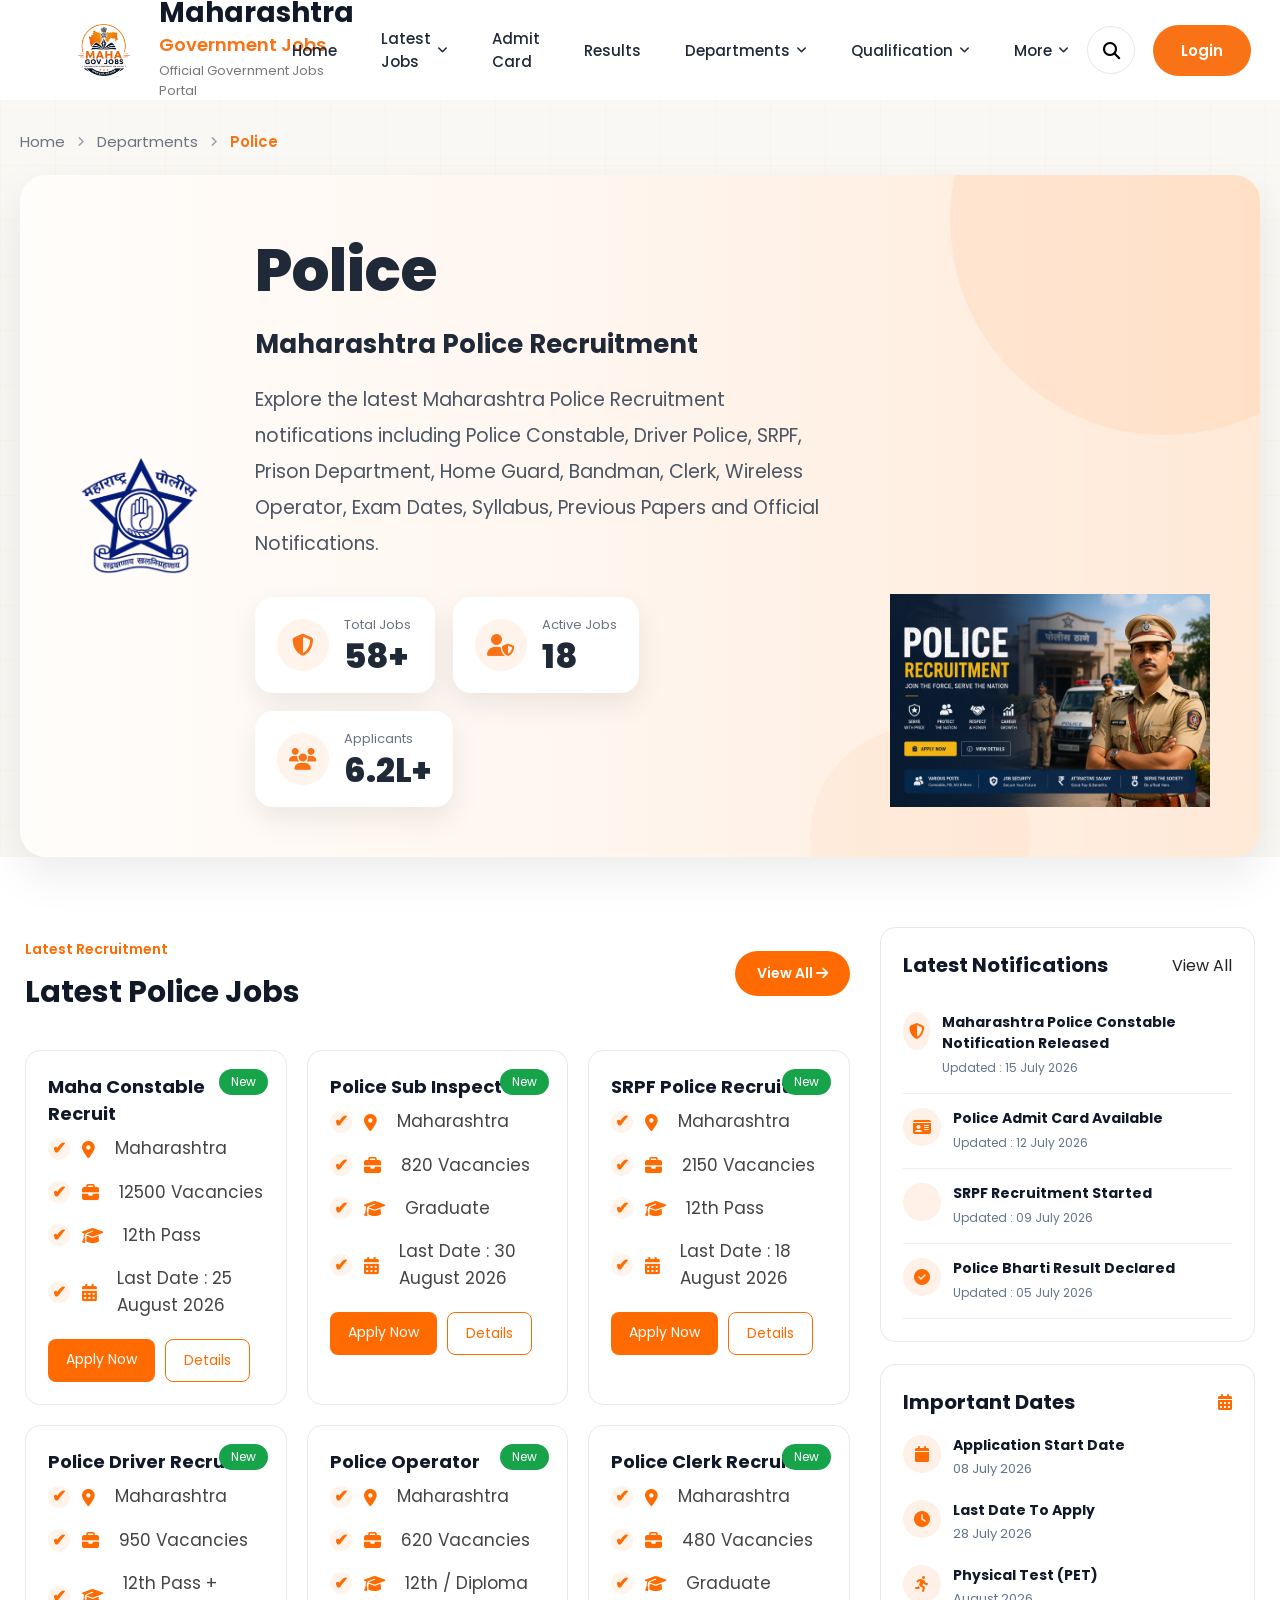
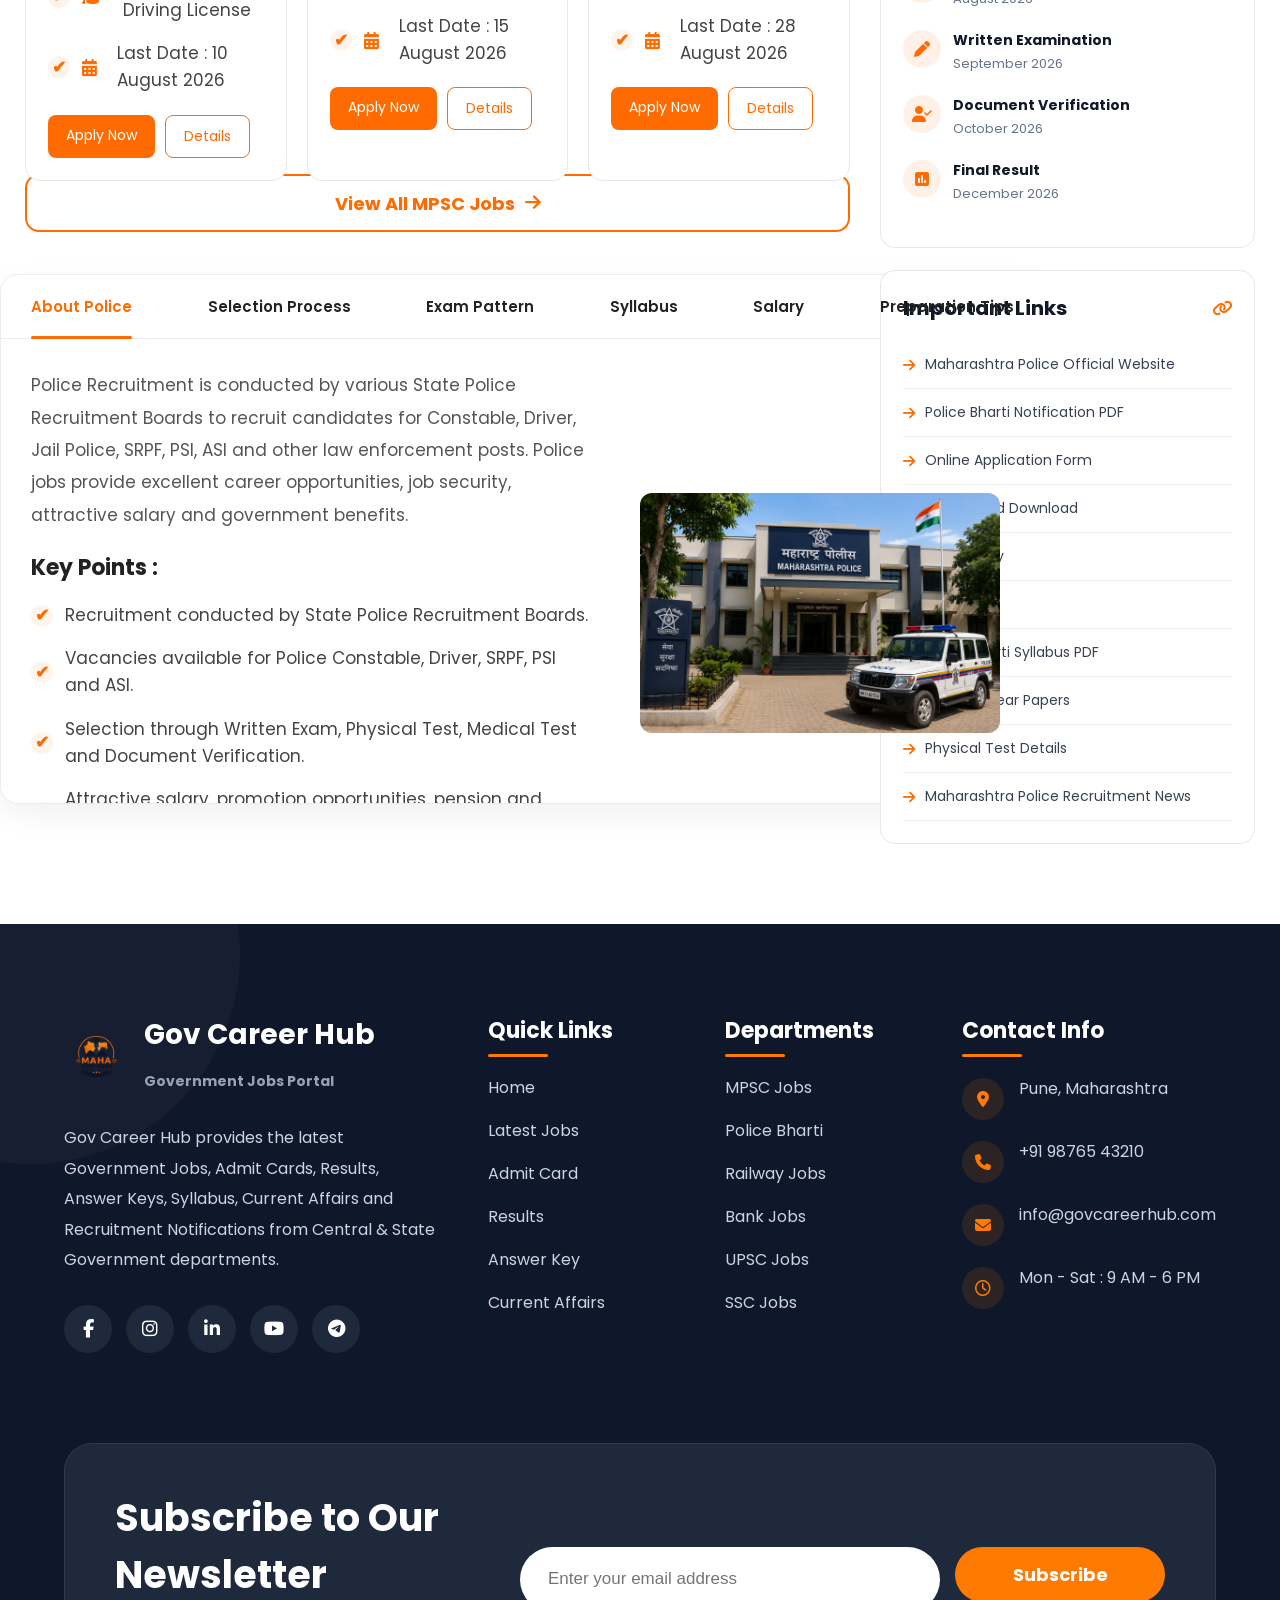
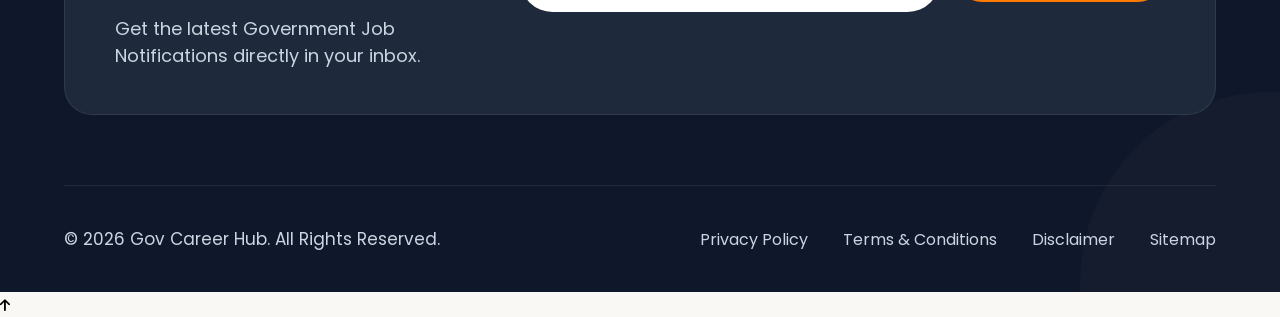
<file: police.html>
<!DOCTYPE html>
<html lang="en">

<head>

    <meta charset="UTF-8">
    <meta name="viewport" content="width=device-width, initial-scale=1.0">

    <title>Department Page</title>

    <!-- Font Awesome -->
    <link rel="stylesheet"
        href="https://cdnjs.cloudflare.com/ajax/libs/font-awesome/6.7.2/css/all.min.css">

    <!-- Main CSS -->
    <link rel="stylesheet" href="style.css">

    <!-- Department CSS -->
    <link rel="stylesheet" href="department.css">

    <!-- Responsive CSS -->
    <link rel="stylesheet" href="responsive.css">

    <link rel="stylesheet" href="department.css">

</head>

<style>
    /*=========================================
            FOOTER
=========================================*/

.footer{

    background:#0f172a;

    color:#fff;

    margin-top:120px;

    position:relative;

    overflow:hidden;

}

.footer::before{

    content:"";

    position:absolute;

    top:-180px;

    left:-180px;

    width:420px;

    height:420px;

    border-radius:50%;

    background:rgba(255,255,255,.03);

}

.footer::after{

    content:"";

    position:absolute;

    bottom:-180px;

    right:-180px;

    width:380px;

    height:380px;

    border-radius:50%;

    background:rgba(255,255,255,.02);

}

.footer .container{

    position:relative;

    z-index:2;

}

/*=========================================
            TOP GRID
=========================================*/

.footer-top{

    display:grid;

    grid-template-columns:2fr 1fr 1fr 1.3fr;

    gap:50px;

    padding:90px 0 60px;

}

.footer-column h3{

    font-size:22px;

    margin-bottom:28px;

    color:#fff;

    position:relative;

}

.footer-column h3::after{

    content:"";

    position:absolute;

    left:0;

    bottom:-10px;

    width:60px;

    height:3px;

    background:#ff7a00;

    border-radius:50px;

}

/*=========================================
            LOGO
=========================================*/

.footer-logo{

    display:flex;

    align-items:center;

    gap:15px;

    text-decoration:none;

    margin-bottom:25px;

}

.footer-logo img{

    width:65px;

}

.footer-logo h2{

    color:#fff;

    font-size:28px;

}

.footer-logo span{

    color:#94a3b8;

    font-size:14px;

}

.footer-about p{

    color:#cbd5e1;

    line-height:1.9;

    margin-bottom:30px;

}

/*=========================================
            LINKS
=========================================*/

.footer-column ul{

    list-style:none;

}

.footer-column ul li{

    margin-bottom:18px;

}

.footer-column ul li a{

    color:#cbd5e1;

    text-decoration:none;

    transition:.35s;

}

.footer-column ul li a:hover{

    color:#ff7a00;

    padding-left:8px;

}

/*=========================================
        CONTACT INFO
=========================================*/

.footer-contact li{

    display:flex;

    align-items:flex-start;

    gap:15px;

    margin-bottom:20px;

    color:#cbd5e1;

}

.footer-contact li i{

    width:42px;

    height:42px;

    background:rgba(255,122,0,.12);

    color:#ff7a00;

    border-radius:50%;

    display:flex;

    align-items:center;

    justify-content:center;

    font-size:16px;

    flex-shrink:0;

}

/*=========================================
        SOCIAL ICONS
=========================================*/

.footer-social{

    display:flex;

    gap:14px;

    margin-top:10px;

}

.footer-social a{

    width:48px;

    height:48px;

    border-radius:50%;

    background:#1e293b;

    color:#fff;

    display:flex;

    align-items:center;

    justify-content:center;

    text-decoration:none;

    transition:.35s;

    font-size:18px;

}

.footer-social a:hover{

    background:#ff7a00;

    color:#fff;

    transform:translateY(-6px);

}

/*=========================================
        NEWSLETTER
=========================================*/

.footer-newsletter{

    margin-top:30px;

    background:#1e293b;

    border:1px solid rgba(255,255,255,.08);

    border-radius:28px;

    padding:45px 50px;

    display:flex;

    justify-content:space-between;

    align-items:center;

    gap:40px;

}

.newsletter-content h2{

    color:#fff;

    font-size:38px;

    margin-bottom:12px;

}

.newsletter-content p{

    color:#cbd5e1;

    font-size:18px;

}

.newsletter-form{

    display:flex;

    gap:18px;

    flex:1;

    justify-content:flex-end;

}

.newsletter-form input{

    width:420px;

    height:65px;

    border:none;

    outline:none;

    border-radius:50px;

    padding:0 28px;

    font-size:17px;

    background:#fff;

}

.newsletter-form button{

    width:210px;

    border:none;

    border-radius:50px;

    background:#ff7a00;

    color:#fff;

    font-size:18px;

    font-weight:700;

    cursor:pointer;

    transition:.35s;

}

.newsletter-form button:hover{

    background:#ff8c1f;

    transform:translateY(-3px);

    box-shadow:0 18px 35px rgba(255,122,0,.35);

}

/*=========================================
        FOOTER BOTTOM
=========================================*/

.footer-bottom{

    display:flex;

    justify-content:space-between;

    align-items:center;

    padding:40px 0;

    border-top:1px solid rgba(255,255,255,.08);

    margin-top:70px;

}

.footer-bottom p{

    color:#cbd5e1;

    font-size:17px;

}

.footer-links{

    display:flex;

    gap:35px;

}

.footer-links a{

    color:#cbd5e1;

    text-decoration:none;

    transition:.35s;

}

.footer-links a:hover{

    color:#ff7a00;

}
/*=========================================
        FOOTER RESPONSIVE
=========================================*/

/*============== 1200px ==============*/

@media (max-width:1200px){

.footer-top{
grid-template-columns:repeat(2,1fr);
gap:40px;
}

.footer-newsletter{
flex-direction:column;
align-items:flex-start;
padding:40px;
}

.newsletter-form{
width:100%;
justify-content:flex-start;
}

.newsletter-form input{
width:100%;
}

}



/*============== 992px ==============*/

@media (max-width:992px){

.footer{
margin-top:80px;
}

.footer-top{
grid-template-columns:1fr 1fr;
gap:35px;
padding:70px 0 40px;
}

.newsletter-content h2{
font-size:30px;
}

.newsletter-content p{
font-size:16px;
}

.newsletter-form{
flex-direction:column;
width:100%;
}

.newsletter-form input{
width:100%;
height:58px;
}

.newsletter-form button{
width:100%;
height:58px;
}

.footer-bottom{
flex-direction:column;
gap:20px;
text-align:center;
}

.footer-links{
flex-wrap:wrap;
justify-content:center;
gap:20px;
}

}



/*============== 768px ==============*/

@media (max-width:768px){

.footer-top{
grid-template-columns:1fr;
gap:40px;
padding:60px 0 35px;
}

.footer-column h3{
font-size:20px;
}

.footer-logo h2{
font-size:24px;
}

.footer-logo img{
width:55px;
}

.footer-about p{
font-size:15px;
}

.footer-newsletter{
padding:30px 25px;
border-radius:20px;
gap:25px;
}

.newsletter-content h2{
font-size:26px;
}

.newsletter-content p{
font-size:15px;
}

.newsletter-form input{
height:55px;
font-size:15px;
}

.newsletter-form button{
height:55px;
font-size:16px;
}

.footer-social{
flex-wrap:wrap;
}

.footer-social a{
width:44px;
height:44px;
font-size:16px;
}

.footer-bottom{
padding:30px 0;
margin-top:40px;
}

.footer-bottom p{
font-size:15px;
}

}



/*============== 576px ==============*/

@media (max-width:576px){

.footer{
margin-top:60px;
}

.footer-top{
padding:50px 0 30px;
}

.footer-column h3{
font-size:18px;
margin-bottom:22px;
}

.footer-logo{
flex-direction:column;
align-items:flex-start;
}

.footer-logo h2{
font-size:22px;
}

.footer-about p{
font-size:14px;
line-height:1.8;
}

.footer-contact li{
font-size:14px;
}

.footer-contact li i{
width:38px;
height:38px;
font-size:15px;
}

.footer-newsletter{
padding:25px 18px;
}

.newsletter-content h2{
font-size:22px;
}

.newsletter-content p{
font-size:14px;
}

.newsletter-form input{
height:52px;
padding:0 20px;
font-size:14px;
}

.newsletter-form button{
height:52px;
font-size:15px;
}

.footer-social{
gap:10px;
}

.footer-social a{
width:42px;
height:42px;
font-size:15px;
}

.footer-links{
flex-direction:column;
gap:14px;
}

.footer-bottom p{
font-size:14px;
line-height:1.7;
}

}



/*============== 400px ==============*/

@media (max-width:400px){

.footer-newsletter{
padding:20px 15px;
}

.newsletter-content h2{
font-size:20px;
}

.newsletter-content p{
font-size:13px;
}

.footer-logo img{
width:48px;
}

.footer-logo h2{
font-size:20px;
}

.footer-column h3{
font-size:17px;
}

.footer-social a{
width:40px;
height:40px;
}

.newsletter-form input,
.newsletter-form button{
height:50px;
}

}

</style>

<body>

    <!--================ HEADER START =========================================================-->
<header class="header">

        <div class="container header-container">

            <!-- Logo -->

            <a href="#" class="logo">

                <img src="image/logo.png" alt="Logo">

                <div class="logo-text">

                    <h2>Maharashtra</h2>

                    <span>Government Jobs</span>

                    <p>Official Government Jobs Portal</p>

                </div>

            </a>


            <!-- Navigation -->

            <nav class="navbar">

                <div class="close-menu">
    <i class="fa-solid fa-xmark"></i>
</div>

               <ul class="nav-list">

    <li><a href="index.html">Home</a></li>

    <!-- Latest Jobs -->
    <li class="dropdown">

        <a href="latestjob.html">
            Latest Jobs
            <i class="fa-solid fa-angle-down"></i>
        </a>

        <ul class="dropdown-menu">

            <li><a href="#notification">All Latest Notification</a></li>

            <li><a href="#Government">Maharashtra Govt Jobs</a></li>

            <li><a href="#Central">Central Govt Jobs</a></li>

            <li><a href="#">Private Jobs</a></li>

            <li><a href="#">Work From Home</a></li>

            <li><a href="#">Internship</a></li>

        </ul>

    </li>

    <li><a href="#admit-result">Admit Card</a></li>

    <li><a href="#admit-result">Results</a></li>

    <!-- Departments -->

    <li class="dropdown">

        <a href="index.html">
            Departments
            <i class="fa-solid fa-angle-down"></i>
        </a>

        <ul class="dropdown-menu">

            <li><a href="department.html">MPSC</a></li>

            <li><a href="#">UPSC</a></li>

            <li><a href="raliway.html">Railway</a></li>

            <li><a href="#">Bank</a></li>

            <li><a href="police.html">Police</a></li>

            <li><a href="#">Defence</a></li>

        </ul>

    </li>

    <!-- Qualification -->

    <li class="dropdown">

        <a href="#QUALIFICATION">
            Qualification
            <i class="fa-solid fa-angle-down"></i>
        </a>

        <ul class="dropdown-menu">

            <li><a href="#10p">10th Pass</a></li>

            <li><a href="#">12th Pass</a></li>

            <li><a href="#">ITI</a></li>

            <li><a href="#">Diploma</a></li>

            <li><a href="#">Graduate</a></li>

            <li><a href="#">Post Graduate</a></li>

        </ul>

    </li>

    <!-- More -->

    <li class="dropdown">

        <a href="#">
            More
            <i class="fa-solid fa-angle-down"></i>
        </a>

        <ul class="dropdown-menu">

            <li><a href="#Answer">Answer Key</a></li>

            <li><a href="#Syllabus">Syllabus</a></li>

            <li><a href="#Answer">Search Your Exam</a></li>

            <li><a href="#Answer">Previous Papers</a></li>

            <li><a href="#about">About Us</a></li>

            <li><a href="#Contact">Contact Us</a></li>

        </ul>

    </li>

</ul>
            </nav>


            <!-- Right -->

            <div class="menu-toggle">
    <i class="fa-solid fa-bars"></i>
</div>

            <div class="header-right">

                <button class="search-btn">

                    <i class="fa-solid fa-magnifying-glass"></i>

                </button>

                <a href="#" class="login-btn">

                    Login

                </a>

            </div>

        </div>

</header>

<section class="department-hero">

    <div class="department-container">

    <!-- Breadcrumb -->

    <div class="department-breadcrumb">

        <a href="index.html">Home</a>

        <i class="fa-solid fa-angle-right"></i>

        <a href="index.html">Departments</a>

        <i class="fa-solid fa-angle-right"></i>

        <span>Police</span>

    </div>

    <!-- Hero Card -->

    <div class="department-hero-card">

        <!-- Left Logo -->

        <div class="department-left">

            <div class="department-logo">

                <img src="image/police.png" alt="Police">

            </div>

        </div>

        <!-- Center Content -->

        <div class="department-content">

            <h1>Police</h1>

            <h2>Maharashtra Police Recruitment</h2>

            <p>

                Explore the latest Maharashtra Police Recruitment notifications
                including Police Constable, Driver Police, SRPF, Prison
                Department, Home Guard, Bandman, Clerk, Wireless Operator,
                Exam Dates, Syllabus, Previous Papers and Official Notifications.

            </p>

            <!-- Stats -->

            <div class="department-stats">

                <div class="department-stat">

                    <div class="icon">

                        <i class="fa-solid fa-shield-halved"></i>

                    </div>

                    <div>

                        <small>Total Jobs</small>

                        <strong>58+</strong>

                    </div>

                </div>

                <div class="department-stat">

                    <div class="icon">

                        <i class="fa-solid fa-user-shield"></i>

                    </div>

                    <div>

                        <small>Active Jobs</small>

                        <strong>18</strong>

                    </div>

                </div>

                <div class="department-stat">

                    <div class="icon">

                        <i class="fa-solid fa-users"></i>

                    </div>

                    <div>

                        <small>Applicants</small>

                        <strong>6.2L+</strong>

                    </div>

                </div>

            </div>

        </div>

        <!-- Right Image -->

        <div class="department-image">

            <img src="image/police hero.png" alt="Police">

        </div>

    </div>

</div>

</section>

<section class="mpsc-jobs-section">
    <div class="mpsc-details-left">
<div class="section-title">

    <div>

        <span class="section-subtitle">
            Latest Recruitment
        </span>

        <h2>Latest Police Jobs</h2>

    </div>

    <a href="#" class="view-all-btn">

        View All

        <i class="fa-solid fa-arrow-right"></i>

    </a>

</div>

<div class="mpsc-job-grid">

    <!-- CARD 1 -->

    <div class="job-card">

        <span class="job-badge">New</span>

        <h3>Maha  Constable Recruit</h3>

        <!-- <p>Maharashtra Police Department</p> -->

        <ul>
            <li><i class="fa-solid fa-location-dot"></i>Maharashtra</li>
            <li><i class="fa-solid fa-briefcase"></i>12500 Vacancies</li>
            <li><i class="fa-solid fa-graduation-cap"></i>12th Pass</li>
            <li><i class="fa-solid fa-calendar-days"></i>Last Date : 25 August 2026</li>
        </ul>

        <div class="job-buttons">
            <a href="#" class="apply-btn">Apply Now</a>
            <a href="#" class="info-btn">Details</a>
        </div>

    </div>

    <!-- CARD 2 -->

    <div class="job-card">

        <span class="job-badge">New</span>

        <h3>Police Sub Inspector</h3>

        <!-- <p>MPSC</p> -->

        <ul>
            <li><i class="fa-solid fa-location-dot"></i>Maharashtra</li>
            <li><i class="fa-solid fa-briefcase"></i>820 Vacancies</li>
            <li><i class="fa-solid fa-graduation-cap"></i>Graduate</li>
            <li><i class="fa-solid fa-calendar-days"></i>Last Date : 30 August 2026</li>
        </ul>

        <div class="job-buttons">
            <a href="#" class="apply-btn">Apply Now</a>
            <a href="#" class="info-btn">Details</a>
        </div>

    </div>

    <!-- CARD 3 -->

    <div class="job-card">

        <span class="job-badge">New</span>

        <h3>SRPF Police Recruit</h3>

        <!-- <p>Maharashtra Police</p> -->

        <ul>
            <li><i class="fa-solid fa-location-dot"></i>Maharashtra</li>
            <li><i class="fa-solid fa-briefcase"></i>2150 Vacancies</li>
            <li><i class="fa-solid fa-graduation-cap"></i>12th Pass</li>
            <li><i class="fa-solid fa-calendar-days"></i>Last Date : 18 August 2026</li>
        </ul>

        <div class="job-buttons">
            <a href="#" class="apply-btn">Apply Now</a>
            <a href="#" class="info-btn">Details</a>
        </div>

    </div>

    <!-- CARD 4 -->

    <div class="job-card">

        <span class="job-badge">New</span>

        <h3>Police Driver Recruit</h3>

        <!-- <p>Maharashtra Police</p> -->

        <ul>
            <li><i class="fa-solid fa-location-dot"></i>Maharashtra</li>
            <li><i class="fa-solid fa-briefcase"></i>950 Vacancies</li>
            <li><i class="fa-solid fa-graduation-cap"></i>12th Pass + Driving License</li>
            <li><i class="fa-solid fa-calendar-days"></i>Last Date : 10 August 2026</li>
        </ul>

        <div class="job-buttons">
            <a href="#" class="apply-btn">Apply Now</a>
            <a href="#" class="info-btn">Details</a>
        </div>

    </div>

    <!-- CARD 5 -->

    <div class="job-card">

        <span class="job-badge">New</span>

        <h3>Police  Operator</h3>

        <!-- <p>Maharashtra Police</p> -->

        <ul>
            <li><i class="fa-solid fa-location-dot"></i>Maharashtra</li>
            <li><i class="fa-solid fa-briefcase"></i>620 Vacancies</li>
            <li><i class="fa-solid fa-graduation-cap"></i>12th / Diploma</li>
            <li><i class="fa-solid fa-calendar-days"></i>Last Date : 15 August 2026</li>
        </ul>

        <div class="job-buttons">
            <a href="#" class="apply-btn">Apply Now</a>
            <a href="#" class="info-btn">Details</a>
        </div>

    </div>

    <!-- CARD 6 -->

    <div class="job-card">

        <span class="job-badge">New</span>

        <h3>Police Clerk Recruit</h3>

        <!-- <p>Maharashtra Police</p> -->

        <ul>
            <li><i class="fa-solid fa-location-dot"></i>Maharashtra</li>
            <li><i class="fa-solid fa-briefcase"></i>480 Vacancies</li>
            <li><i class="fa-solid fa-graduation-cap"></i>Graduate</li>
            <li><i class="fa-solid fa-calendar-days"></i>Last Date : 28 August 2026</li>
        </ul>

        <div class="job-buttons">
            <a href="#" class="apply-btn">Apply Now</a>
            <a href="#" class="info-btn">Details</a>
        </div>

    </div>

</div>
    </div>


    <div class="mpsc-jobs-right">
        <!-- ================================
        LATEST NOTIFICATIONS
================================= -->

<div class="side-box">

    <div class="side-title">
        <h3>Latest Notifications</h3>
        <a href="#">View All</a>
    </div>

    <div class="notification-list">

        <!-- Notification 1 -->
        <div class="notification-item">
            <div class="notification-icon">
                <i class="fa-solid fa-shield-halved"></i>
            </div>

            <div class="notification-content">
                <h4>Maharashtra Police Constable Notification Released</h4>
                <span>Updated : 15 July 2026</span>
            </div>
        </div>

        <!-- Notification 2 -->
        <div class="notification-item">
            <div class="notification-icon">
                <i class="fa-solid fa-id-card"></i>
            </div>

            <div class="notification-content">
                <h4>Police Admit Card Available</h4>
                <span>Updated : 12 July 2026</span>
            </div>
        </div>

        <!-- Notification 3 -->
        <div class="notification-item">
            <div class="notification-icon">
                <i class="fa-solid fa-user-police"></i>
            </div>

            <div class="notification-content">
                <h4>SRPF Recruitment Started</h4>
                <span>Updated : 09 July 2026</span>
            </div>
        </div>

        <!-- Notification 4 -->
        <div class="notification-item">
            <div class="notification-icon">
                <i class="fa-solid fa-circle-check"></i>
            </div>

            <div class="notification-content">
                <h4>Police Bharti Result Declared</h4>
                <span>Updated : 05 July 2026</span>
            </div>
        </div>

    </div>

</div>

<!-- ================================
        IMPORTANT DATES
================================= -->

<div class="side-box">

    <div class="side-title">
        <h3>Important Dates</h3>
        <i class="fa-solid fa-calendar-days"></i>
    </div>

    <div class="date-list">

        <div class="date-item">
            <div class="date-icon">
                <i class="fa-solid fa-calendar"></i>
            </div>

            <div class="date-content">
                <h4>Application Start Date</h4>
                <p>08 July 2026</p>
            </div>
        </div>

        <div class="date-item">
            <div class="date-icon">
                <i class="fa-solid fa-clock"></i>
            </div>

            <div class="date-content">
                <h4>Last Date To Apply</h4>
                <p>28 July 2026</p>
            </div>
        </div>

        <div class="date-item">
            <div class="date-icon">
                <i class="fa-solid fa-running"></i>
            </div>

            <div class="date-content">
                <h4>Physical Test (PET)</h4>
                <p>August 2026</p>
            </div>
        </div>

        <div class="date-item">
            <div class="date-icon">
                <i class="fa-solid fa-pen"></i>
            </div>

            <div class="date-content">
                <h4>Written Examination</h4>
                <p>September 2026</p>
            </div>
        </div>

        <div class="date-item">
            <div class="date-icon">
                <i class="fa-solid fa-user-check"></i>
            </div>

            <div class="date-content">
                <h4>Document Verification</h4>
                <p>October 2026</p>
            </div>
        </div>

        <div class="date-item">
            <div class="date-icon">
                <i class="fa-solid fa-square-poll-vertical"></i>
            </div>

            <div class="date-content">
                <h4>Final Result</h4>
                <p>December 2026</p>
            </div>
        </div>

    </div>

</div>

<!-- ================================
        IMPORTANT LINKS
================================= -->

<div class="side-box">

    <div class="side-title">
        <h3>Important Links</h3>
        <i class="fa-solid fa-link"></i>
    </div>

    <div class="links-list">

        <a href="#">
            <i class="fa-solid fa-arrow-right"></i>
            Maharashtra Police Official Website
        </a>

        <a href="#">
            <i class="fa-solid fa-arrow-right"></i>
            Police Bharti Notification PDF
        </a>

        <a href="#">
            <i class="fa-solid fa-arrow-right"></i>
            Online Application Form
        </a>

        <a href="#">
            <i class="fa-solid fa-arrow-right"></i>
            Admit Card Download
        </a>

        <a href="#">
            <i class="fa-solid fa-arrow-right"></i>
            Answer Key
        </a>

        <a href="#">
            <i class="fa-solid fa-arrow-right"></i>
            Result
        </a>

        <a href="#">
            <i class="fa-solid fa-arrow-right"></i>
            Police Bharti Syllabus PDF
        </a>

        <a href="#">
            <i class="fa-solid fa-arrow-right"></i>
            Previous Year Papers
        </a>

        <a href="#">
            <i class="fa-solid fa-arrow-right"></i>
            Physical Test Details
        </a>

        <a href="#">
            <i class="fa-solid fa-arrow-right"></i>
            Maharashtra Police Recruitment News
        </a>

    </div>

</div>

<!--=========================
    RIGHT SIDEBAR END
=========================-->

    </div>

    
<div class="view-all-jobs">
    <a href="#">
        View All MPSC Jobs
        <i class="fa-solid fa-arrow-right"></i>
    </a>
</div>

</section>





<div class="mpsc-details-card">
    <div class="mpsc-tabs">

        <button class="tab-btn active">
    About Police
</button>

<button class="tab-btn">
    Selection Process
</button>

<button class="tab-btn">
    Exam Pattern
</button>

<button class="tab-btn">
    Syllabus
</button>

<button class="tab-btn">
    Salary
</button>

<button class="tab-btn">
    Preparation Tips
</button>

    </div>



<div class="mpsc-details-body">

    <!-- Left -->

<div class="mpsc-details-left">

    <p>

        Police Recruitment is conducted by various State Police Recruitment Boards
        to recruit candidates for Constable, Driver, Jail Police, SRPF, PSI,
        ASI and other law enforcement posts. Police jobs provide excellent
        career opportunities, job security, attractive salary and government benefits.

    </p>

    <h4>Key Points :</h4>

    <ul>

        <li>
            Recruitment conducted by State Police Recruitment Boards.
        </li>

        <li>
            Vacancies available for Police Constable, Driver, SRPF, PSI and ASI.
        </li>

        <li>
            Selection through Written Exam, Physical Test, Medical Test and Document Verification.
        </li>

        <li>
            Attractive salary, promotion opportunities, pension and government facilities.
        </li>

    </ul>

</div>


<!-- Right -->

<div class="mpsc-details-right">

    <img src="image/police office.png" alt="Police Recruitment">

</div>

</div>
</div>














<!--=========================================
                FOOTER
==========================================-->

<footer class="footer">

    <div class="container">

        <div class="footer-top">

            <!--=========================
                COLUMN 1
            =========================-->

            <div class="footer-column footer-about">

                <a href="index.html" class="footer-logo">

                    <img src="image/logo.png" alt="Gov Career Hub">

                    <div>

                        <h2>Gov Career Hub</h2>

                        <span>Government Jobs Portal</span>

                    </div>

                </a>

                <p>

                    Gov Career Hub provides the latest Government Jobs,
                    Admit Cards, Results, Answer Keys, Syllabus,
                    Current Affairs and Recruitment Notifications
                    from Central & State Government departments.

                </p>

                <div class="footer-social">

                    <a href="#">
                        <i class="fab fa-facebook-f"></i>
                    </a>

                    <a href="#">
                        <i class="fab fa-instagram"></i>
                    </a>

                    <a href="#">
                        <i class="fab fa-linkedin-in"></i>
                    </a>

                    <a href="#">
                        <i class="fab fa-youtube"></i>
                    </a>

                    <a href="#">
                        <i class="fab fa-telegram-plane"></i>
                    </a>

                </div>

            </div>

            <!--=========================
                COLUMN 2
            =========================-->

            <div class="footer-column">

                <h3>Quick Links</h3>

                <ul>

                    <li><a href="index.html">Home</a></li>

                    <li><a href="#">Latest Jobs</a></li>

                    <li><a href="#">Admit Card</a></li>

                    <li><a href="#">Results</a></li>

                    <li><a href="#">Answer Key</a></li>

                    <li><a href="#">Current Affairs</a></li>

                </ul>

            </div>

            <!--=========================
                COLUMN 3
            =========================-->

            <div class="footer-column">

                <h3>Departments</h3>

                <ul>

                    <li><a href="#">MPSC Jobs</a></li>

                    <li><a href="#">Police Bharti</a></li>

                    <li><a href="#">Railway Jobs</a></li>

                    <li><a href="#">Bank Jobs</a></li>

                    <li><a href="#">UPSC Jobs</a></li>

                    <li><a href="#">SSC Jobs</a></li>

                </ul>

            </div>

            <!--=========================
                COLUMN 4
            =========================-->

            <div class="footer-column">

                <h3>Contact Info</h3>

                <ul class="footer-contact">

                    <li>

                        <i class="fa-solid fa-location-dot"></i>

                        <span>Pune, Maharashtra</span>

                    </li>

                    <li>

                        <i class="fa-solid fa-phone"></i>

                        <span>+91 98765 43210</span>

                    </li>

                    <li>

                        <i class="fa-solid fa-envelope"></i>

                        <span>info@govcareerhub.com</span>

                    </li>

                    <li>

                        <i class="fa-regular fa-clock"></i>

                        <span>Mon - Sat : 9 AM - 6 PM</span>

                    </li>

                </ul>

            </div>

        </div>

        <!--=========================
            NEWSLETTER
        =========================-->

        <div class="footer-newsletter">

            <div class="newsletter-content">

                <h2>Subscribe to Our Newsletter</h2>

                <p>

                    Get the latest Government Job Notifications
                    directly in your inbox.

                </p>

            </div>

            <form class="newsletter-form">

                <input
                    type="email"
                    placeholder="Enter your email address"
                >

                <button type="submit">

                    Subscribe

                </button>

            </form>

        </div>

        <!--=========================
            FOOTER BOTTOM
        =========================-->

        <div class="footer-bottom">

            <p>

                © 2026 Gov Career Hub. All Rights Reserved.

            </p>

            <div class="footer-links">

                <a href="#">Privacy Policy</a>

                <a href="#">Terms & Conditions</a>

                <a href="#">Disclaimer</a>

                <a href="#">Sitemap</a>

            </div>

        </div>

    </div>

</footer>

<!--=========================
    BACK TO TOP
==========================-->

<button class="scroll-top">

    <i class="fa-solid fa-arrow-up"></i>

</button>















    <script src="script.js"></script>
    <script src="department.js"></script>


    <script>
        //================ BACK TO TOP ================//

let backTop = document.getElementById("backTop");


window.addEventListener("scroll",()=>{


    if(window.scrollY > 300){

        backTop.style.display="block";

    }

    else{

        backTop.style.display="none";

    }


});



backTop.addEventListener("click",()=>{


    window.scrollTo({

        top:0,

        behavior:"smooth"

    });


});




//================ SMOOTH SCROLL ================//


document.querySelectorAll('a[href^="#"]').forEach(link=>{


    link.addEventListener("click",function(e){


        e.preventDefault();


        document.querySelector(this.getAttribute("href"))
        .scrollIntoView({

            behavior:"smooth"

        });


    });


});





//================ NEWSLETTER ANIMATION ================//


let newsletter = document.querySelector(".newsletter");


window.addEventListener("scroll",()=>{


    let position = newsletter.getBoundingClientRect().top;


    let screen = window.innerHeight;


    if(position < screen - 100){


        newsletter.classList.add("show");


    }


});
    </script>
</body>

</html>
</file>
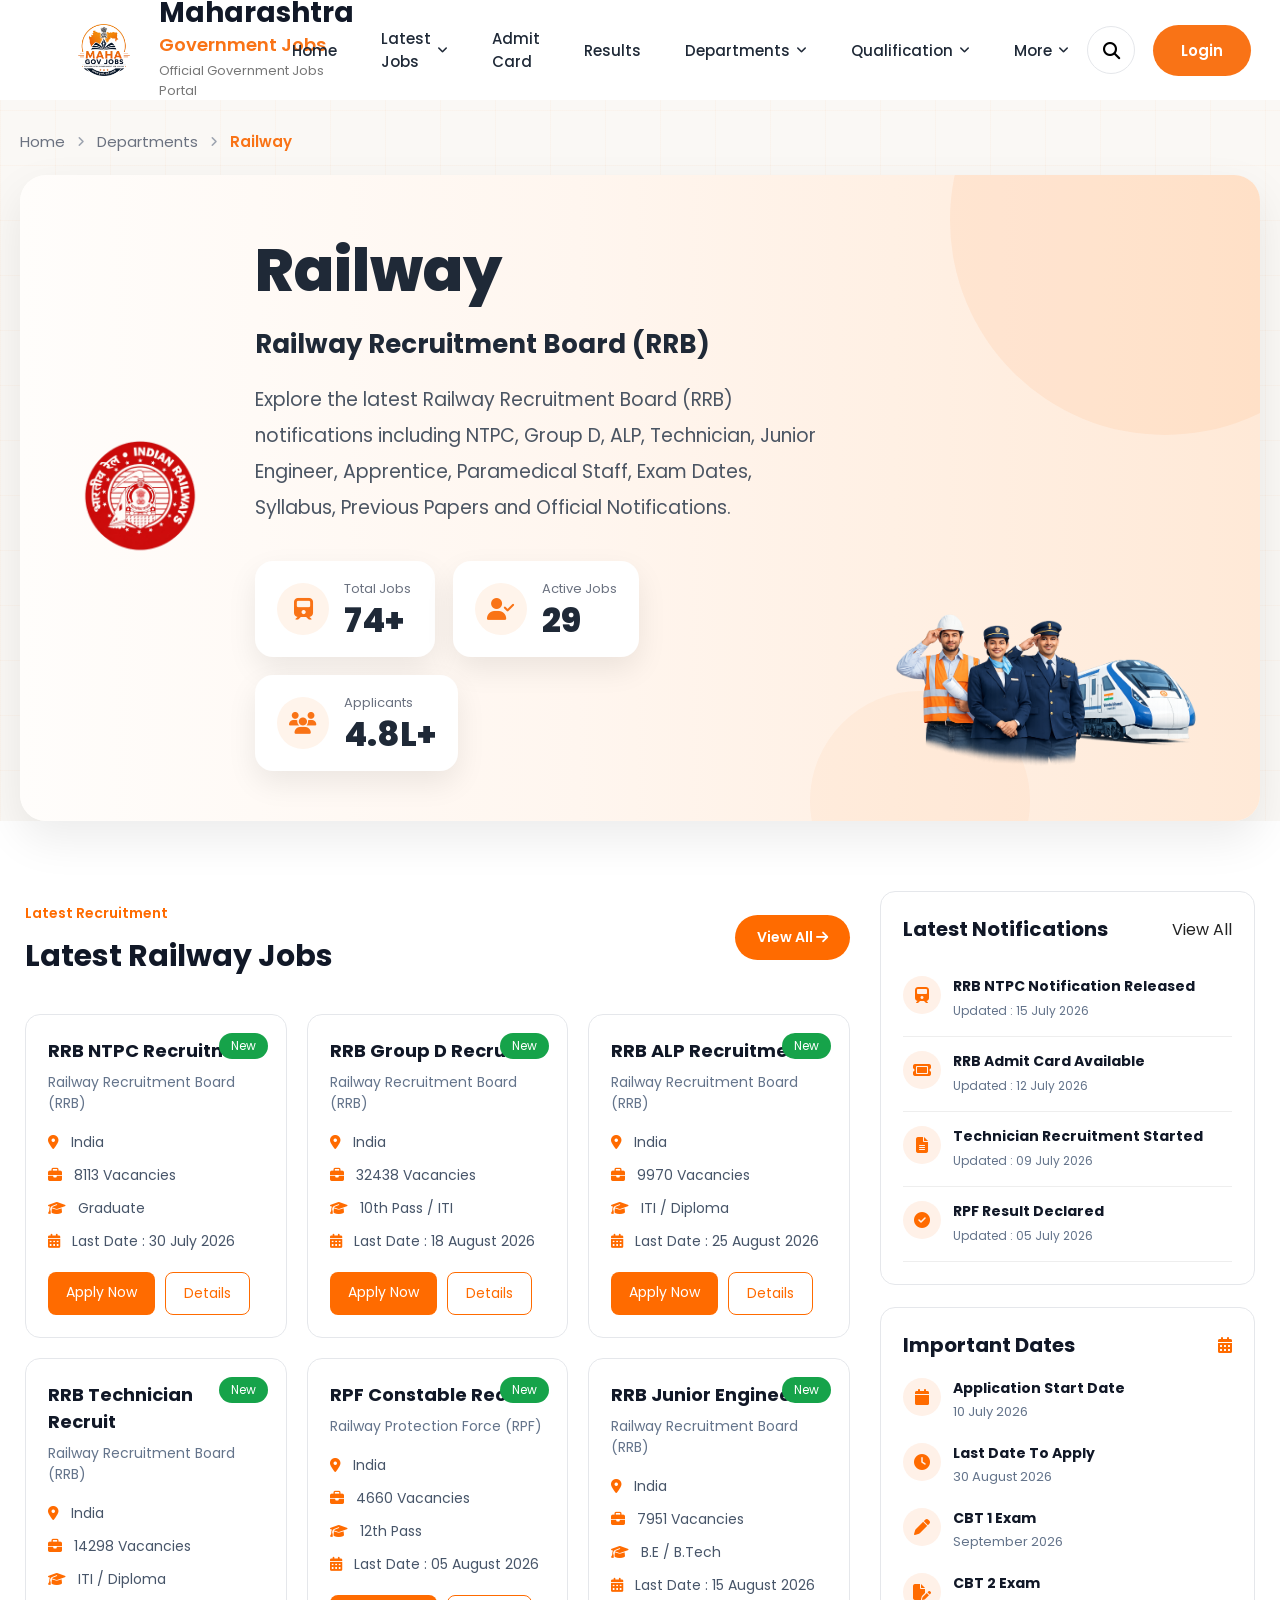
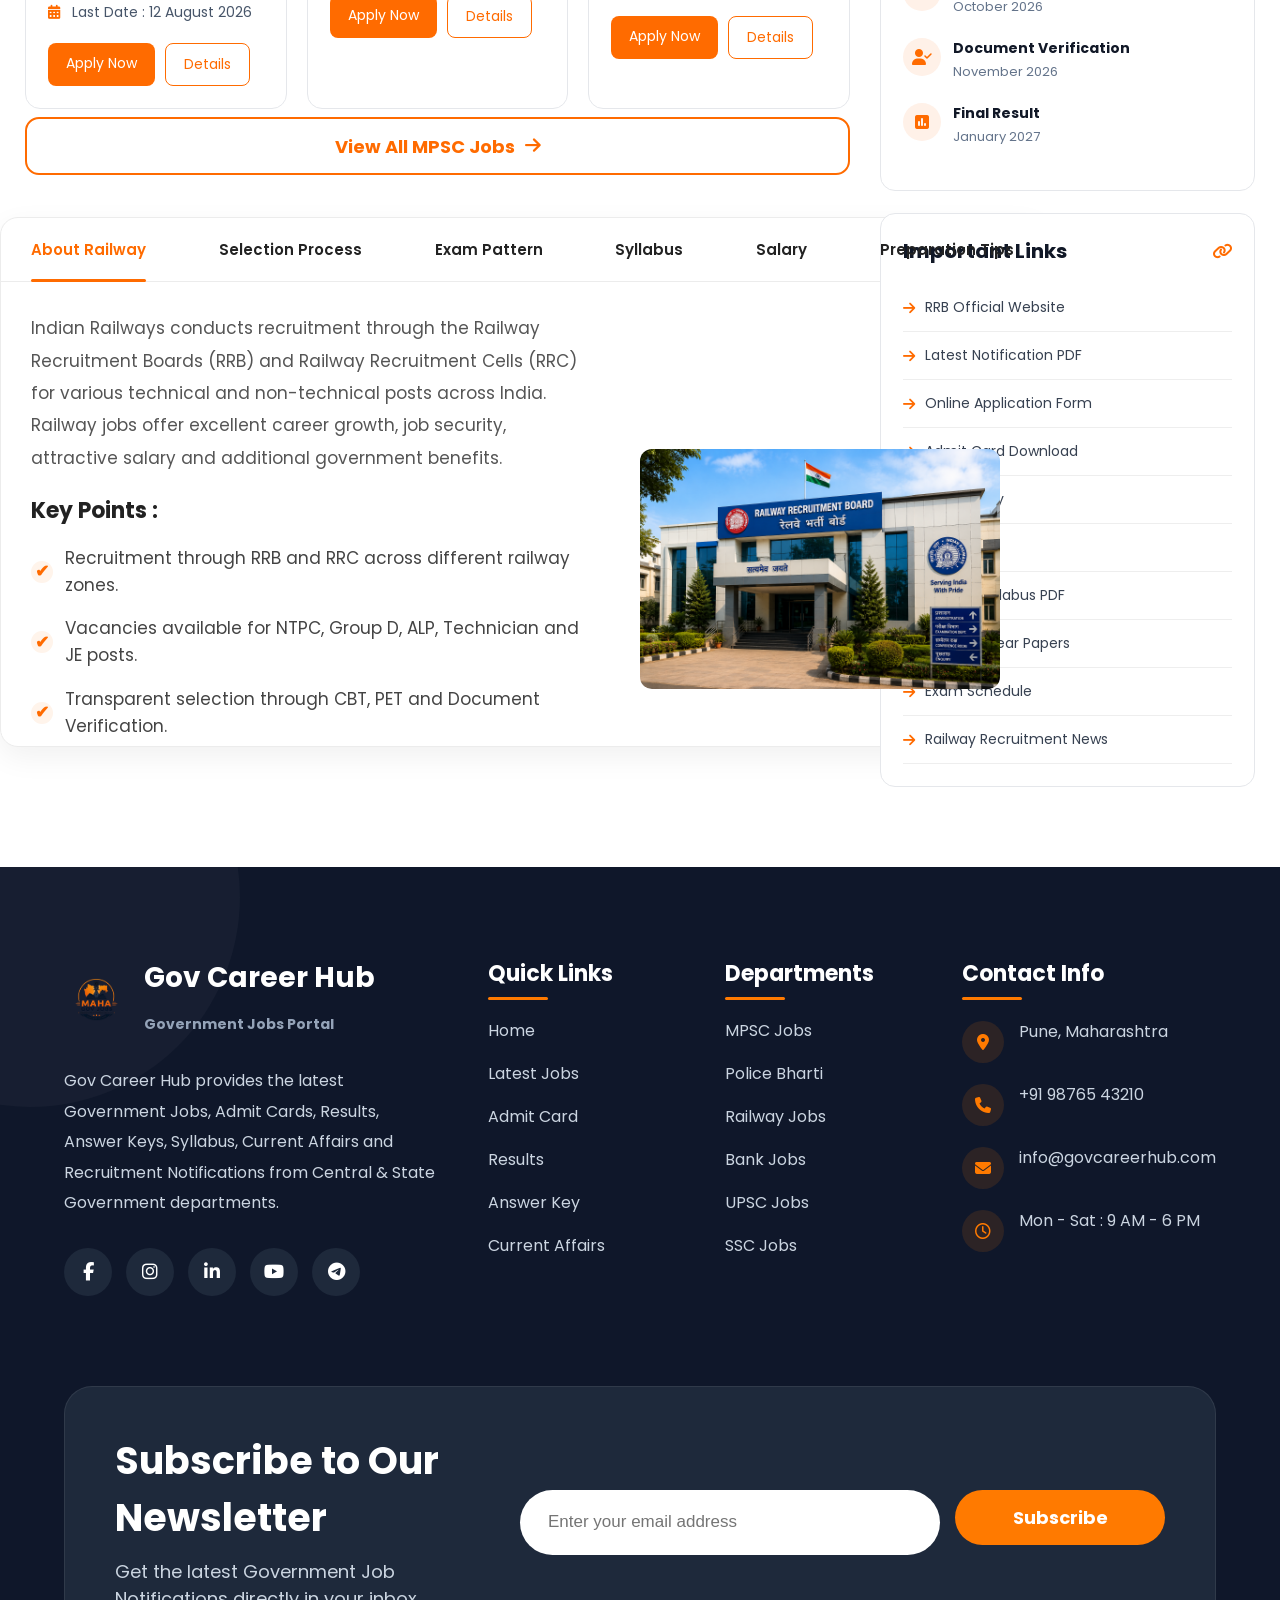
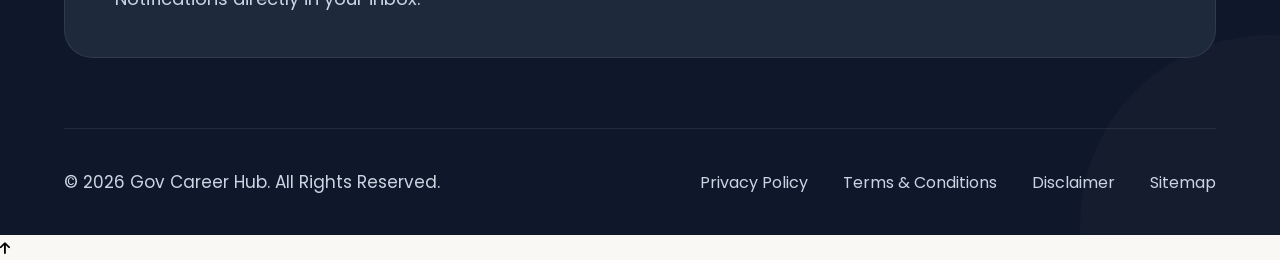
<file: raliway.html>
<!DOCTYPE html>
<html lang="en">

<head>

    <meta charset="UTF-8">
    <meta name="viewport" content="width=device-width, initial-scale=1.0">

    <title>Department Page</title>

    <!-- Font Awesome -->
    <link rel="stylesheet"
        href="https://cdnjs.cloudflare.com/ajax/libs/font-awesome/6.7.2/css/all.min.css">

    <!-- Main CSS -->
    <link rel="stylesheet" href="style.css">

    <!-- Department CSS -->
    <link rel="stylesheet" href="department.css">

    <!-- Responsive CSS -->
    <link rel="stylesheet" href="responsive.css">

    <link rel="stylesheet" href="deptreso.css">

</head>

<style>
    /*=========================================
            FOOTER
=========================================*/

.footer{

    background:#0f172a;

    color:#fff;

    margin-top:120px;

    position:relative;

    overflow:hidden;

}

.footer::before{

    content:"";

    position:absolute;

    top:-180px;

    left:-180px;

    width:420px;

    height:420px;

    border-radius:50%;

    background:rgba(255,255,255,.03);

}

.footer::after{

    content:"";

    position:absolute;

    bottom:-180px;

    right:-180px;

    width:380px;

    height:380px;

    border-radius:50%;

    background:rgba(255,255,255,.02);

}

.footer .container{

    position:relative;

    z-index:2;

}

/*=========================================
            TOP GRID
=========================================*/

.footer-top{

    display:grid;

    grid-template-columns:2fr 1fr 1fr 1.3fr;

    gap:50px;

    padding:90px 0 60px;

}

.footer-column h3{

    font-size:22px;

    margin-bottom:28px;

    color:#fff;

    position:relative;

}

.footer-column h3::after{

    content:"";

    position:absolute;

    left:0;

    bottom:-10px;

    width:60px;

    height:3px;

    background:#ff7a00;

    border-radius:50px;

}

/*=========================================
            LOGO
=========================================*/

.footer-logo{

    display:flex;

    align-items:center;

    gap:15px;

    text-decoration:none;

    margin-bottom:25px;

}

.footer-logo img{

    width:65px;

}

.footer-logo h2{

    color:#fff;

    font-size:28px;

}

.footer-logo span{

    color:#94a3b8;

    font-size:14px;

}

.footer-about p{

    color:#cbd5e1;

    line-height:1.9;

    margin-bottom:30px;

}

/*=========================================
            LINKS
=========================================*/

.footer-column ul{

    list-style:none;

}

.footer-column ul li{

    margin-bottom:18px;

}

.footer-column ul li a{

    color:#cbd5e1;

    text-decoration:none;

    transition:.35s;

}

.footer-column ul li a:hover{

    color:#ff7a00;

    padding-left:8px;

}

/*=========================================
        CONTACT INFO
=========================================*/

.footer-contact li{

    display:flex;

    align-items:flex-start;

    gap:15px;

    margin-bottom:20px;

    color:#cbd5e1;

}

.footer-contact li i{

    width:42px;

    height:42px;

    background:rgba(255,122,0,.12);

    color:#ff7a00;

    border-radius:50%;

    display:flex;

    align-items:center;

    justify-content:center;

    font-size:16px;

    flex-shrink:0;

}

/*=========================================
        SOCIAL ICONS
=========================================*/

.footer-social{

    display:flex;

    gap:14px;

    margin-top:10px;

}

.footer-social a{

    width:48px;

    height:48px;

    border-radius:50%;

    background:#1e293b;

    color:#fff;

    display:flex;

    align-items:center;

    justify-content:center;

    text-decoration:none;

    transition:.35s;

    font-size:18px;

}

.footer-social a:hover{

    background:#ff7a00;

    color:#fff;

    transform:translateY(-6px);

}

/*=========================================
        NEWSLETTER
=========================================*/

.footer-newsletter{

    margin-top:30px;

    background:#1e293b;

    border:1px solid rgba(255,255,255,.08);

    border-radius:28px;

    padding:45px 50px;

    display:flex;

    justify-content:space-between;

    align-items:center;

    gap:40px;

}

.newsletter-content h2{

    color:#fff;

    font-size:38px;

    margin-bottom:12px;

}

.newsletter-content p{

    color:#cbd5e1;

    font-size:18px;

}

.newsletter-form{

    display:flex;

    gap:18px;

    flex:1;

    justify-content:flex-end;

}

.newsletter-form input{

    width:420px;

    height:65px;

    border:none;

    outline:none;

    border-radius:50px;

    padding:0 28px;

    font-size:17px;

    background:#fff;

}

.newsletter-form button{

    width:210px;

    border:none;

    border-radius:50px;

    background:#ff7a00;

    color:#fff;

    font-size:18px;

    font-weight:700;

    cursor:pointer;

    transition:.35s;

}

.newsletter-form button:hover{

    background:#ff8c1f;

    transform:translateY(-3px);

    box-shadow:0 18px 35px rgba(255,122,0,.35);

}

/*=========================================
        FOOTER BOTTOM
=========================================*/

.footer-bottom{

    display:flex;

    justify-content:space-between;

    align-items:center;

    padding:40px 0;

    border-top:1px solid rgba(255,255,255,.08);

    margin-top:70px;

}

.footer-bottom p{

    color:#cbd5e1;

    font-size:17px;

}

.footer-links{

    display:flex;

    gap:35px;

}

.footer-links a{

    color:#cbd5e1;

    text-decoration:none;

    transition:.35s;

}

.footer-links a:hover{

    color:#ff7a00;

}


</style>

<body>

    <!--================ HEADER START =========================================================-->
<header class="header">

        <div class="container header-container">

            <!-- Logo -->

            <a href="#" class="logo">

                <img src="image/logo.png" alt="Logo">

                <div class="logo-text">

                    <h2>Maharashtra</h2>

                    <span>Government Jobs</span>

                    <p>Official Government Jobs Portal</p>

                </div>

            </a>


            <!-- Navigation -->

            <nav class="navbar">

                <div class="close-menu">
    <i class="fa-solid fa-xmark"></i>
</div>

               <ul class="nav-list">

    <li><a href="index.html">Home</a></li>

    <!-- Latest Jobs -->
    <li class="dropdown">

        <a href="latestjob.html">
            Latest Jobs
            <i class="fa-solid fa-angle-down"></i>
        </a>

        <ul class="dropdown-menu">

            <li><a href="#notification">All Latest Notification</a></li>

            <li><a href="#Government">Maharashtra Govt Jobs</a></li>

            <li><a href="#Central">Central Govt Jobs</a></li>

            <li><a href="#">Private Jobs</a></li>

            <li><a href="#">Work From Home</a></li>

            <li><a href="#">Internship</a></li>

        </ul>

    </li>

    <li><a href="#admit-result">Admit Card</a></li>

    <li><a href="#admit-result">Results</a></li>

    <!-- Departments -->

    <li class="dropdown">

        <a href="index.html">
            Departments
            <i class="fa-solid fa-angle-down"></i>
        </a>

        <ul class="dropdown-menu">

            <li><a href="department.html">MPSC</a></li>

            <li><a href="#">UPSC</a></li>

            <li><a href="raliway.html">Railway</a></li>

            <li><a href="#">Bank</a></li>

            <li><a href="police.html">Police</a></li>

            <li><a href="#">Defence</a></li>

        </ul>

    </li>

    <!-- Qualification -->

    <li class="dropdown">

        <a href="#QUALIFICATION">
            Qualification
            <i class="fa-solid fa-angle-down"></i>
        </a>

        <ul class="dropdown-menu">

            <li><a href="#10p">10th Pass</a></li>

            <li><a href="#">12th Pass</a></li>

            <li><a href="#">ITI</a></li>

            <li><a href="#">Diploma</a></li>

            <li><a href="#">Graduate</a></li>

            <li><a href="#">Post Graduate</a></li>

        </ul>

    </li>

    <!-- More -->

    <li class="dropdown">

        <a href="#">
            More
            <i class="fa-solid fa-angle-down"></i>
        </a>

        <ul class="dropdown-menu">

            <li><a href="#Answer">Answer Key</a></li>

            <li><a href="#Syllabus">Syllabus</a></li>

            <li><a href="#Answer">Search Your Exam</a></li>

            <li><a href="#Answer">Previous Papers</a></li>

            <li><a href="#about">About Us</a></li>

            <li><a href="#Contact">Contact Us</a></li>

        </ul>

    </li>

</ul>
            </nav>


            <!-- Right -->

            <div class="menu-toggle">
    <i class="fa-solid fa-bars"></i>
</div>

            <div class="header-right">

                <button class="search-btn">

                    <i class="fa-solid fa-magnifying-glass"></i>

                </button>

                <a href="#" class="login-btn">

                    Login

                </a>

            </div>

        </div>

</header>

<!--=========================================
        RAILWAY HERO SECTION
==========================================-->

<section class="department-hero">

    <div class="department-container">

        <!-- Breadcrumb -->

        <div class="department-breadcrumb">

            <a href="index.html">Home</a>

            <i class="fa-solid fa-angle-right"></i>

            <a href="index.html">Departments</a>

            <i class="fa-solid fa-angle-right"></i>

            <span>Railway</span>

        </div>

        <!-- Hero Card -->

        <div class="department-hero-card">

            <!-- Left Logo -->

            <div class="department-left">

                <div class="department-logo">

                    <img src="image/railway.png" alt="Railway">

                </div>

            </div>

            <!-- Center Content -->

            <div class="department-content">

                <h1>Railway</h1>

                <h2>Railway Recruitment Board (RRB)</h2>

                <p>

                    Explore the latest Railway Recruitment Board (RRB)
                    notifications including NTPC, Group D,
                    ALP, Technician, Junior Engineer,
                    Apprentice, Paramedical Staff,
                    Exam Dates, Syllabus,
                    Previous Papers and Official Notifications.

                </p>

                <!-- Stats -->

                <div class="department-stats">

                    <div class="department-stat">

                        <div class="icon">

                            <i class="fa-solid fa-train"></i>

                        </div>

                        <div>

                            <small>Total Jobs</small>

                            <strong>74+</strong>

                        </div>

                    </div>

                    <div class="department-stat">

                        <div class="icon">

                            <i class="fa-solid fa-user-check"></i>

                        </div>

                        <div>

                            <small>Active Jobs</small>

                            <strong>29</strong>

                        </div>

                    </div>

                    <div class="department-stat">

                        <div class="icon">

                            <i class="fa-solid fa-users"></i>

                        </div>

                        <div>

                            <small>Applicants</small>

                            <strong>4.8L+</strong>

                        </div>

                    </div>

                </div>

            </div>

            <!-- Right Image -->

            <div class="department-image">

                <img src="image/railway hero.png" alt="Railway">

            </div>

        </div>

    </div>

</section>

    


<section class="mpsc-jobs-section">

   
<!--=========================================
        LATEST RAILWAY JOBS SECTION
==========================================-->

<div class="mpsc-jobs-left">

    <div class="section-title">

        <div>

            <span class="section-subtitle">
                Latest Recruitment
            </span>

            <h2>Latest Railway Jobs</h2>

        </div>

        <a href="#" class="view-all-btn">

            View All

            <i class="fa-solid fa-arrow-right"></i>

        </a>

    </div>


    <!-- Job Grid -->

    <div class="mpsc-job-grid">


        <!-- CARD 1 -->

        <div class="job-card">

            <span class="job-badge">
                New
            </span>

            <h3>
                RRB NTPC Recruitment 
            </h3>

            <p>
                Railway Recruitment Board (RRB)
            </p>

            <ul>

                <li>
                    <i class="fa-solid fa-location-dot"></i>
                    India
                </li>

                <li>
                    <i class="fa-solid fa-briefcase"></i>
                    8113 Vacancies
                </li>

                <li>
                    <i class="fa-solid fa-graduation-cap"></i>
                    Graduate
                </li>

                <li>
                    <i class="fa-solid fa-calendar-days"></i>
                    Last Date : 30 July 2026
                </li>

            </ul>

            <div class="job-buttons">

                <a href="#" class="apply-btn">
                    Apply Now
                </a>

                <a href="#" class="info-btn">
                    Details
                </a>

            </div>

        </div>


        <!-- CARD 2 -->

        <div class="job-card">

            <span class="job-badge">
                New
            </span>

            <h3>
                RRB Group D Recruit
            </h3>

            <p>
                Railway Recruitment Board (RRB)
            </p>

            <ul>

                <li>
                    <i class="fa-solid fa-location-dot"></i>
                    India
                </li>

                <li>
                    <i class="fa-solid fa-briefcase"></i>
                    32438 Vacancies
                </li>

                <li>
                    <i class="fa-solid fa-graduation-cap"></i>
                    10th Pass / ITI
                </li>

                <li>
                    <i class="fa-solid fa-calendar-days"></i>
                    Last Date : 18 August 2026
                </li>

            </ul>

            <div class="job-buttons">

                <a href="#" class="apply-btn">
                    Apply Now
                </a>

                <a href="#" class="info-btn">
                    Details
                </a>

            </div>

        </div>


        <!-- CARD 3 -->

        <div class="job-card">

            <span class="job-badge">
                New
            </span>

            <h3>
                RRB ALP Recruitment
            </h3>

            <p>
                Railway Recruitment Board (RRB)
            </p>

            <ul>

                <li>
                    <i class="fa-solid fa-location-dot"></i>
                    India
                </li>

                <li>
                    <i class="fa-solid fa-briefcase"></i>
                    9970 Vacancies
                </li>

                <li>
                    <i class="fa-solid fa-graduation-cap"></i>
                    ITI / Diploma
                </li>

                <li>
                    <i class="fa-solid fa-calendar-days"></i>
                    Last Date : 25 August 2026
                </li>

            </ul>

            <div class="job-buttons">

                <a href="#" class="apply-btn">
                    Apply Now
                </a>

                <a href="#" class="info-btn">
                    Details
                </a>

            </div>

        </div>


        <!-- CARD 4 -->

        <div class="job-card">

            <span class="job-badge">
                New
            </span>

            <h3>
                RRB Technician Recruit
            </h3>

            <p>
                Railway Recruitment Board (RRB)
            </p>

            <ul>

                <li>
                    <i class="fa-solid fa-location-dot"></i>
                    India
                </li>

                <li>
                    <i class="fa-solid fa-briefcase"></i>
                    14298 Vacancies
                </li>

                <li>
                    <i class="fa-solid fa-graduation-cap"></i>
                    ITI / Diploma
                </li>

                <li>
                    <i class="fa-solid fa-calendar-days"></i>
                    Last Date : 12 August 2026
                </li>

            </ul>

            <div class="job-buttons">

                <a href="#" class="apply-btn">
                    Apply Now
                </a>

                <a href="#" class="info-btn">
                    Details
                </a>

            </div>

        </div>


        <!-- CARD 5 -->

        <div class="job-card">

            <span class="job-badge">
                New
            </span>

            <h3>
                RPF Constable Recruit
            </h3>

            <p>
                Railway Protection Force (RPF)
            </p>

            <ul>

                <li>
                    <i class="fa-solid fa-location-dot"></i>
                    India
                </li>

                <li>
                    <i class="fa-solid fa-briefcase"></i>
                    4660 Vacancies
                </li>

                <li>
                    <i class="fa-solid fa-graduation-cap"></i>
                    12th Pass
                </li>

                <li>
                    <i class="fa-solid fa-calendar-days"></i>
                    Last Date : 05 August 2026
                </li>

            </ul>

            <div class="job-buttons">

                <a href="#" class="apply-btn">
                    Apply Now
                </a>

                <a href="#" class="info-btn">
                    Details
                </a>

            </div>

        </div>


        <!-- CARD 6 -->

        <div class="job-card">

            <span class="job-badge">
                New
            </span>

            <h3>
                RRB Junior Engineer 
            </h3>

            <p>
                Railway Recruitment Board (RRB)
            </p>

            <ul>

                <li>
                    <i class="fa-solid fa-location-dot"></i>
                    India
                </li>

                <li>
                    <i class="fa-solid fa-briefcase"></i>
                    7951 Vacancies
                </li>

                <li>
                    <i class="fa-solid fa-graduation-cap"></i>
                    B.E / B.Tech
                </li>

                <li>
                    <i class="fa-solid fa-calendar-days"></i>
                    Last Date : 15 August 2026
                </li>

            </ul>

            <div class="job-buttons">

                <a href="#" class="apply-btn">
                    Apply Now
                </a>

                <a href="#" class="info-btn">
                    Details
                </a>

            </div>

        </div>

    </div>

</div>



<!--=====================================
        RIGHT SIDEBAR
======================================-->

<div class="mpsc-jobs-right">


   

    <div class="side-box">

        <div class="side-title">

            <h3>
                Latest Notifications
            </h3>

            <a href="#">
                View All
            </a>

        </div>


        <div class="notification-list">


            <!-- Notification 1 -->

            <div class="notification-item">

                <div class="notification-icon">

                    <i class="fa-solid fa-train"></i>

                </div>

                <div class="notification-content">

                    <h4>
                        RRB NTPC Notification Released
                    </h4>

                    <span>
                        Updated : 15 July 2026
                    </span>

                </div>

            </div>


            <!-- Notification 2 -->

            <div class="notification-item">

                <div class="notification-icon">

                    <i class="fa-solid fa-ticket"></i>

                </div>

                <div class="notification-content">

                    <h4>
                        RRB Admit Card Available
                    </h4>

                    <span>
                        Updated : 12 July 2026
                    </span>

                </div>

            </div>


            <!-- Notification 3 -->

            <div class="notification-item">

                <div class="notification-icon">

                    <i class="fa-solid fa-file-lines"></i>

                </div>

                <div class="notification-content">

                    <h4>
                        Technician Recruitment Started
                    </h4>

                    <span>
                        Updated : 09 July 2026
                    </span>

                </div>

            </div>


            <!-- Notification 4 -->

            <div class="notification-item">

                <div class="notification-icon">

                    <i class="fa-solid fa-circle-check"></i>

                </div>

                <div class="notification-content">

                    <h4>
                        RPF Result Declared
                    </h4>

                    <span>
                        Updated : 05 July 2026
                    </span>

                </div>

            </div>

        </div>

    </div>


    <!-- ================================
            IMPORTANT DATES
    ================================= -->

    <div class="side-box">

        <div class="side-title">

            <h3>
                Important Dates
            </h3>

            <i class="fa-solid fa-calendar-days"></i>

        </div>


        <div class="date-list">


            <div class="date-item">

                <div class="date-icon">

                    <i class="fa-solid fa-calendar"></i>

                </div>

                <div class="date-content">

                    <h4>
                        Application Start Date
                    </h4>

                    <p>
                        10 July 2026
                    </p>

                </div>

            </div>


            <div class="date-item">

                <div class="date-icon">

                    <i class="fa-solid fa-clock"></i>

                </div>

                <div class="date-content">

                    <h4>
                        Last Date To Apply
                    </h4>

                    <p>
                        30 August 2026
                    </p>

                </div>

            </div>


            <div class="date-item">

                <div class="date-icon">

                    <i class="fa-solid fa-pen"></i>

                </div>

                <div class="date-content">

                    <h4>
                        CBT 1 Exam
                    </h4>

                    <p>
                        September 2026
                    </p>

                </div>

            </div>


            <div class="date-item">

                <div class="date-icon">

                    <i class="fa-solid fa-file-pen"></i>

                </div>

                <div class="date-content">

                    <h4>
                        CBT 2 Exam
                    </h4>

                    <p>
                        October 2026
                    </p>

                </div>

            </div>


            <div class="date-item">

                <div class="date-icon">

                    <i class="fa-solid fa-user-check"></i>

                </div>

                <div class="date-content">

                    <h4>
                        Document Verification
                    </h4>

                    <p>
                        November 2026
                    </p>

                </div>

            </div>


            <div class="date-item">

                <div class="date-icon">

                    <i class="fa-solid fa-square-poll-vertical"></i>

                </div>

                <div class="date-content">

                    <h4>
                        Final Result
                    </h4>

                    <p>
                        January 2027
                    </p>

                </div>

            </div>

        </div>

    </div>


    <!-- ================================
            IMPORTANT LINKS
    ================================= -->

    <div class="side-box">

        <div class="side-title">

            <h3>
                Important Links
            </h3>

            <i class="fa-solid fa-link"></i>

        </div>


        <div class="links-list">

            <a href="#">
                <i class="fa-solid fa-arrow-right"></i>
                RRB Official Website
            </a>

            <a href="#">
                <i class="fa-solid fa-arrow-right"></i>
                Latest Notification PDF
            </a>

            <a href="#">
                <i class="fa-solid fa-arrow-right"></i>
                Online Application Form
            </a>

            <a href="#">
                <i class="fa-solid fa-arrow-right"></i>
                Admit Card Download
            </a>

            <a href="#">
                <i class="fa-solid fa-arrow-right"></i>
                Answer Key
            </a>

            <a href="#">
                <i class="fa-solid fa-arrow-right"></i>
                Result
            </a>

            <a href="#">
                <i class="fa-solid fa-arrow-right"></i>
                Railway Syllabus PDF
            </a>

            <a href="#">
                <i class="fa-solid fa-arrow-right"></i>
                Previous Year Papers
            </a>

            <a href="#">
                <i class="fa-solid fa-arrow-right"></i>
                Exam Schedule
            </a>

            <a href="#">
                <i class="fa-solid fa-arrow-right"></i>
                Railway Recruitment News
            </a>

        </div>

    </div>

    <!--=========================
        RIGHT SIDEBAR END
    =========================-->

</div>



<div class="view-all-jobs">
    <a href="#">
        View All MPSC Jobs
        <i class="fa-solid fa-arrow-right"></i>
    </a>
</div>



</section>



<!-- <div class="mpsc-highlights">
  
    ================ RAILWAY EXAM HIGHLIGHTS ================

<h2 class="section-title">Railway Recruitment Highlights</h2>

<div class="highlight-boxes">

    <div class="highlight-box">
        <div class="highlight-icon">
            <i class="fa-solid fa-graduation-cap"></i>
        </div>

        <div class="highlight-text">
            <span>Qualification</span>
            <strong>10th / 12th / ITI / Diploma / Graduation</strong>
        </div>
    </div>

    <div class="highlight-box">
        <div class="highlight-icon">
            <i class="fa-solid fa-stopwatch"></i>
        </div>

        <div class="highlight-text">
            <span>Age Limit</span>
            <strong>18 - 33 Years</strong>
        </div>
    </div>

    <div class="highlight-box">
        <div class="highlight-icon">
            <i class="fa-solid fa-users"></i>
        </div>

        <div class="highlight-text">
            <span>Selection Process</span>
            <strong>CBT, PET, Document Verification</strong>
        </div>
    </div>

    <div class="highlight-box">
        <div class="highlight-icon">
            <i class="fa-solid fa-wallet"></i>
        </div>

        <div class="highlight-text">
            <span>Salary</span>
            <strong>₹18,000 - ₹56,100</strong>
        </div>
    </div>

    <div class="highlight-box">
        <div class="highlight-icon">
            <i class="fa-solid fa-file-invoice-dollar"></i>
        </div>

        <div class="highlight-text">
            <span>Application Fee</span>
            <strong>₹250 / ₹500</strong>
        </div>
    </div>

</div>
</div> -->


<!-- Tabs -->

<div class="mpsc-details-card">


<div class="mpsc-tabs">

    <button class="tab-btn active">
        About Railway
    </button>

    <button class="tab-btn">
        Selection Process
    </button>

    <button class="tab-btn">
        Exam Pattern
    </button>

    <button class="tab-btn">
        Syllabus
    </button>

    <button class="tab-btn">
        Salary
    </button>

    <button class="tab-btn">
        Preparation Tips
    </button>

</div>


<!-- Content -->

<div class="mpsc-details-body">

    <!-- Left -->

    <div class="mpsc-details-left">

        <p>

            Indian Railways conducts recruitment through the Railway Recruitment
            Boards (RRB) and Railway Recruitment Cells (RRC) for various technical
            and non-technical posts across India. Railway jobs offer excellent
            career growth, job security, attractive salary and additional government
            benefits.

        </p>

        <h4>Key Points :</h4>

        <ul>

            <li>
                Recruitment through RRB and RRC across different railway zones.
            </li>

            <li>
                Vacancies available for NTPC, Group D, ALP, Technician and JE posts.
            </li>

            <li>
                Transparent selection through CBT, PET and Document Verification.
            </li>

            <li>
                Attractive salary, pension benefits, railway passes and career growth.
            </li>

        </ul>

    </div>


    <!-- Right -->

    <div class="mpsc-details-right">

        <img src="image/railway office.png" alt="Indian Railway">

    </div>

</div>
</div>










<!--=========================================
                FOOTER
==========================================-->

<footer class="footer">

    <div class="container">

        <div class="footer-top">

            <!--=========================
                COLUMN 1
            =========================-->

            <div class="footer-column footer-about">

                <a href="index.html" class="footer-logo">

                    <img src="image/logo.png" alt="Gov Career Hub">

                    <div>

                        <h2>Gov Career Hub</h2>

                        <span>Government Jobs Portal</span>

                    </div>

                </a>

                <p>

                    Gov Career Hub provides the latest Government Jobs,
                    Admit Cards, Results, Answer Keys, Syllabus,
                    Current Affairs and Recruitment Notifications
                    from Central & State Government departments.

                </p>

                <div class="footer-social">

                    <a href="#">
                        <i class="fab fa-facebook-f"></i>
                    </a>

                    <a href="#">
                        <i class="fab fa-instagram"></i>
                    </a>

                    <a href="#">
                        <i class="fab fa-linkedin-in"></i>
                    </a>

                    <a href="#">
                        <i class="fab fa-youtube"></i>
                    </a>

                    <a href="#">
                        <i class="fab fa-telegram-plane"></i>
                    </a>

                </div>

            </div>

            <!--=========================
                COLUMN 2
            =========================-->

            <div class="footer-column">

                <h3>Quick Links</h3>

                <ul>

                    <li><a href="index.html">Home</a></li>

                    <li><a href="#">Latest Jobs</a></li>

                    <li><a href="#">Admit Card</a></li>

                    <li><a href="#">Results</a></li>

                    <li><a href="#">Answer Key</a></li>

                    <li><a href="#">Current Affairs</a></li>

                </ul>

            </div>

            <!--=========================
                COLUMN 3
            =========================-->

            <div class="footer-column">

                <h3>Departments</h3>

                <ul>

                    <li><a href="#">MPSC Jobs</a></li>

                    <li><a href="#">Police Bharti</a></li>

                    <li><a href="#">Railway Jobs</a></li>

                    <li><a href="#">Bank Jobs</a></li>

                    <li><a href="#">UPSC Jobs</a></li>

                    <li><a href="#">SSC Jobs</a></li>

                </ul>

            </div>

            <!--=========================
                COLUMN 4
            =========================-->

            <div class="footer-column">

                <h3>Contact Info</h3>

                <ul class="footer-contact">

                    <li>

                        <i class="fa-solid fa-location-dot"></i>

                        <span>Pune, Maharashtra</span>

                    </li>

                    <li>

                        <i class="fa-solid fa-phone"></i>

                        <span>+91 98765 43210</span>

                    </li>

                    <li>

                        <i class="fa-solid fa-envelope"></i>

                        <span>info@govcareerhub.com</span>

                    </li>

                    <li>

                        <i class="fa-regular fa-clock"></i>

                        <span>Mon - Sat : 9 AM - 6 PM</span>

                    </li>

                </ul>

            </div>

        </div>

        <!--=========================
            NEWSLETTER
        =========================-->

        <div class="footer-newsletter">

            <div class="newsletter-content">

                <h2>Subscribe to Our Newsletter</h2>

                <p>

                    Get the latest Government Job Notifications
                    directly in your inbox.

                </p>

            </div>

            <form class="newsletter-form">

                <input
                    type="email"
                    placeholder="Enter your email address"
                >

                <button type="submit">

                    Subscribe

                </button>

            </form>

        </div>

        <!--=========================
            FOOTER BOTTOM
        =========================-->

        <div class="footer-bottom">

            <p>

                © 2026 Gov Career Hub. All Rights Reserved.

            </p>

            <div class="footer-links">

                <a href="#">Privacy Policy</a>

                <a href="#">Terms & Conditions</a>

                <a href="#">Disclaimer</a>

                <a href="#">Sitemap</a>

            </div>

        </div>

    </div>

</footer>

<!--=========================
    BACK TO TOP
==========================-->

<button class="scroll-top">

    <i class="fa-solid fa-arrow-up"></i>

</button>















    <script src="script.js"></script>
    <script src="department.js"></script>


    <script>
        //================ BACK TO TOP ================//

let backTop = document.getElementById("backTop");


window.addEventListener("scroll",()=>{


    if(window.scrollY > 300){

        backTop.style.display="block";

    }

    else{

        backTop.style.display="none";

    }


});



backTop.addEventListener("click",()=>{


    window.scrollTo({

        top:0,

        behavior:"smooth"

    });


});




//================ SMOOTH SCROLL ================//


document.querySelectorAll('a[href^="#"]').forEach(link=>{


    link.addEventListener("click",function(e){


        e.preventDefault();


        document.querySelector(this.getAttribute("href"))
        .scrollIntoView({

            behavior:"smooth"

        });


    });


});





//================ NEWSLETTER ANIMATION ================//


let newsletter = document.querySelector(".newsletter");


window.addEventListener("scroll",()=>{


    let position = newsletter.getBoundingClientRect().top;


    let screen = window.innerHeight;


    if(position < screen - 100){


        newsletter.classList.add("show");


    }


});
    </script>
</body>

</html>
</file>
<file: style.css>
/*==========================
  GOOGLE FONT
==========================*/

@import url('https://fonts.googleapis.com/css2?family=Poppins:wght@300;400;500;600;700;800&display=swap');


/*==========================
 RESET
==========================*/

/*======================================
BACKGROUND EFFECTS
======================================*/

.bg-effects{

    position:fixed;

    inset:0;

    overflow:hidden;

    pointer-events:none;

    z-index:-1;

}

/*==============================
GLOWING BLOBS
==============================*/

.blob{

    position:absolute;

    border-radius:50%;

    filter:blur(90px);

    animation:blobMove 18s ease-in-out infinite;

}

.blob-1{

    width:420px;
    height:420px;

    background:rgba(249,115,22,.10);

    top:-120px;
    left:-120px;

}

.blob-2{

    width:350px;
    height:350px;

    background:rgba(249,115,22,.08);

    right:-80px;
    top:35%;

    animation-delay:5s;

}

.blob-3{

    width:300px;
    height:300px;

    background:rgba(249,115,22,.06);

    bottom:-120px;
    left:40%;

    animation-delay:9s;

}

/*==============================
PARTICLES
==============================*/

.particle{

    position:absolute;

    width:12px;
    height:12px;

    border-radius:50%;

    background:rgba(249,115,22,.18);

    animation:floatParticle linear infinite;

}

.particle-1{

    left:10%;
    top:90%;

    animation-duration:12s;

}

.particle-2{

    left:25%;
    top:105%;

    animation-duration:16s;

}

.particle-3{

    left:45%;
    top:95%;

    animation-duration:18s;

}

.particle-4{

    left:65%;
    top:100%;

    animation-duration:15s;

}

.particle-5{

    left:82%;
    top:92%;

    animation-duration:13s;

}

.particle-6{

    left:94%;
    top:105%;

    animation-duration:17s;

}

/*==============================
GRID
==============================*/

body::before{

    content:"";

    position:fixed;

    inset:0;

    background-image:

        linear-gradient(rgba(249,115,22,.03) 1px, transparent 1px),

        linear-gradient(90deg, rgba(249,115,22,.03) 1px, transparent 1px);

    background-size:55px 55px;

    pointer-events:none;

    z-index:-2;

}

/*==============================
KEYFRAMES
==============================*/

@keyframes blobMove{

    0%{

        transform:translate(0,0) scale(1);

    }

    25%{

        transform:translate(80px,-40px) scale(1.08);

    }

    50%{

        transform:translate(-40px,60px) scale(.92);

    }

    75%{

        transform:translate(60px,20px) scale(1.05);

    }

    100%{

        transform:translate(0,0) scale(1);

    }

}

@keyframes floatParticle{

    from{

        transform:translateY(0) scale(.5);

        opacity:0;

    }

    15%{

        opacity:1;

    }

    100%{

        transform:translateY(-120vh) scale(1.3);

        opacity:0;

    }

}
*{
    margin:0;
    padding:0;
    box-sizing:border-box;
}

html{
    scroll-behavior:smooth;
}

body{

    font-family:'Poppins',sans-serif;

    background:#faf8f5;

    color:#222;

    overflow-x:hidden;

}

img{

    max-width:100%;

    display:block;

}

a{

    text-decoration:none;

    color:inherit;

}

ul{

    list-style:none;

}

button{

    border:none;

    background:none;

    cursor:pointer;

    font-family:inherit;

}

.container{

    width:90%;

    max-width:1400px;

    margin:auto;

}


/*==========================
 ROOT COLORS
==========================*/

:root{

    --primary:#F97316;

    --primary-dark:#EA580C;

    --secondary:#FFF7ED;

    --white:#ffffff;

    --black:#1F2937;

    --gray:#6B7280;

    --border:#ECECEC;

    --shadow:0 15px 40px rgba(0,0,0,.08);

    --transition:.35s;

}


/*==========================
 TOP HEADER
==========================*/

.top-header{

    width:100%;

    height:45px;

    background:#ffffff;

    border-bottom:1px solid var(--border);

}

.top-header-container{

    height:100%;

    display:flex;

    justify-content:space-between;

    align-items:center;

}

.top-left{

    display:flex;

    align-items:center;

    gap:25px;

    font-size:14px;

    color:#555;

}

.top-left span{

    display:flex;

    align-items:center;

    gap:8px;

}

.top-left i{

    color:var(--primary);

}

.top-right{

    display:flex;

    align-items:center;

    gap:20px;

}

.top-right a{

    font-size:14px;

    color:#555;

    transition:var(--transition);

}

.top-right a:hover{

    color:var(--primary);

}

.theme-btn{

    width:36px;

    height:36px;

    border-radius:50%;

    background:var(--secondary);

    display:flex;

    justify-content:center;

    align-items:center;

    transition:var(--transition);

}

.theme-btn:hover{

    background:var(--primary);

    color:#fff;

}






/*==========================
 MAIN HEADER
==========================*/

.header{

    position:sticky;

    top:0;

    left:0;

    width:100%;

    background:#fff;

    z-index:999;

    transition:.4s;
    

}

.header-container{

    height:100px;

    display:flex;

    justify-content:space-between;

    align-items:center;

}


/*==========================
 LOGO
==========================*/

.logo{

    display:flex;

    align-items:center;

    gap:15px;

}

.logo img{

    width:80px;

}

.logo-text{

    display:flex;

    flex-direction:column;

}

.logo-text h2{

    font-size:28px;

    color:#111827;

    font-weight:700;

    line-height:1;

}

.logo-text span{

    color:var(--primary);

    font-size:18px;

    font-weight:600;

    margin-top:4px;

}

.logo-text p{

    margin-top:3px;

    font-size:13px;

    color:#777;

}
/*====================================
 NAVIGATION
====================================*/

.navbar{
    display:flex;
    align-items:center;
}

.nav-list{
    display:flex;
    align-items:center;
    gap:8px;
}

.nav-list li{
    position:relative;
}

.nav-list li a{
    display:flex;
    align-items:center;
    gap:6px;
    padding:14px 18px;
    color:var(--black);
    font-size:15px;
    font-weight:500;
    border-radius:8px;
    transition:var(--transition);
    position:relative;
}

/* Hover */

.nav-list li a:hover{
    color:var(--primary);
    background:#FFF7ED;
}

/* Active */

.nav-list li a.active{
    background:var(--primary);
    color:#fff;
}

/* Underline */

.nav-list li a::after{

    content:'';

    position:absolute;

    left:15px;

    bottom:8px;

    width:0;

    height:2px;

    background:var(--primary);

    transition:.35s;

}

.nav-list li a:hover::after{

    width:calc(100% - 30px);

}

.nav-list li a.active::after{

    display:none;

}


/*====================================
 HEADER RIGHT
====================================*/

.header-right{

    display:flex;

    align-items:center;

    gap:18px;

}


/*====================================
 SEARCH BUTTON
====================================*/

.search-btn{

    width:48px;

    height:48px;

    border:1px solid #E5E7EB;

    border-radius:50%;

    display:flex;

    justify-content:center;

    align-items:center;

    font-size:17px;

    transition:.35s;

}

.search-btn:hover{

    background:var(--primary);

    color:#fff;

    border-color:var(--primary);

}


/*====================================
 LOGIN BUTTON
====================================*/

.login-btn{

    padding:14px 28px;

    background:var(--primary);

    color:#fff;

    border-radius:50px;

    font-size:15px;

    font-weight:600;

    transition:.35s;

}

.login-btn:hover{

    background:var(--primary-dark);

    transform:translateY(-2px);

    box-shadow:0 12px 30px rgba(249,115,22,.25);

}


/*====================================
 HEADER SCROLL
====================================*/

.header.scrolled{

    box-shadow:0 10px 30px rgba(0,0,0,.08);

}


/*====================================
 DROPDOWN ICON
====================================*/

.nav-list li a i{

    font-size:12px;

    transition:.3s;

}

.nav-list li:hover>a i{

    transform:rotate(180deg);

}


/*====================================
 LOGO HOVER
====================================*/

.logo{

    transition:.35s;

}

.logo:hover{

    transform:scale(1.02);

}


/*====================================
 UTILITIES
====================================*/

.section{

    padding:90px 0;

}

.text-center{

    text-align:center;

}

.shadow{

    box-shadow:var(--shadow);

}

.radius{

    border-radius:12px;

}
/*==============================
 DROPDOWN MENU
===============================*/

.dropdown{
    position:relative;
}

.dropdown-menu{

    position:absolute;

    top:120%;

    left:0;

    width:260px;

    background:#fff;

    border-radius:12px;

    box-shadow:0 15px 35px rgba(0,0,0,.08);

    opacity:0;

    visibility:hidden;

    transition:.35s;

    overflow:hidden;

    z-index:999;

}

.dropdown:hover .dropdown-menu{

    opacity:1;

    visibility:visible;

    top:100%;

}

.dropdown-menu li{

    width:100%;

}

.dropdown-menu li a{

    display:block;

    padding:14px 22px;

    color:#333;

    font-size:15px;

    transition:.3s;

    border-bottom:1px solid #f3f3f3;

}

.dropdown-menu li:last-child a{

    border-bottom:none;

}

.dropdown-menu li a:hover{

    background:#FFF7ED;

    color:var(--primary);

    padding-left:30px;

}



/*=========================================
 HERO SECTION
=========================================*/

.hero{
    position: relative;
    width: 100%;
    padding: 70px 0 80px;
    /* background: #fffaf5; */
    overflow: hidden;
}

/* Background Image */

.hero::before{
    content: "";
    position: absolute;
    top: 0;
    right: 0;
    width: 65%;
    height: 100%;
    background: url("image/hero\ background.png") no-repeat center;
    background-size: cover;
    /* opacity: .18; */
    z-index: 0;
}

.hero-container{
    position: relative;
    z-index: 2;
    display: flex;
    justify-content: space-between;
    align-items: center;
    gap: 60px;
}

/*==========================
 LEFT
==========================*/

.hero-left{
    width: 42%;
}

.hero-left h1{
    font-size: 46px;
    line-height: 1.1;
    font-weight: 600;
    color: #1F2937;
    margin-bottom: 20px;
}

.hero-left h1 span{
    display: block;
    color: var(--primary);
}

.hero-left p{
    font-size: 18px;
    color: #555;
    line-height: 32px;
    max-width: 520px;
    margin-bottom: 40px;
}

/*==========================
 FEATURES
==========================*/

.hero-features{
    display: flex;
    gap: 18px;
}

.feature-box{

    display: flex;
    align-items: center;
    gap: 15px;

    background: #fff;

    border-radius: 18px;

    padding: 18px 22px;

    box-shadow: 0 10px 35px rgba(0,0,0,.06);

    transition: .35s;

}

.feature-box:hover{

    transform: translateY(-6px);

}

.feature-icon{

    width: 55px;
    height: 55px;

    background: #FFF7ED;

    color: var(--primary);

    border-radius: 50%;

    display: flex;

    justify-content: center;

    align-items: center;

    font-size: 22px;

}

.feature-box h4{

    font-size: 17px;
    /* font-weight: 30; */
    margin-bottom: 4px;

}

.feature-box span{

    color: #777;

    font-size: 14px;

}

/*==========================
 RIGHT
==========================*/

.hero-right{

    width: 50%;

    display: flex;

    justify-content: flex-end;

}

/*==========================
 SEARCH CARD
==========================*/

.search-card{

    width: 100%;

    max-width: 760px;

    background: #fff;

    border-radius: 24px;

    overflow: hidden;

    box-shadow: 0 25px 60px rgba(0,0,0,.08);

}

.search-tabs{

    display: flex;

    border-bottom: 1px solid #eee;

}

.search-tabs .tab{

    flex: 1;

    padding: 24px;

    font-size: 16px;

    font-weight: 600;

    background: transparent;

    transition: .35s;

}

.search-tabs .tab.active{

    color: var(--primary);

    border-bottom: 3px solid var(--primary);

}

.search-tabs .tab:hover{

    background: #FFF7ED;

}
/*=========================================
 SEARCH FORM
=========================================*/

.search-form{

    display:flex;

    align-items:center;

    gap:18px;

    padding:30px;

}

.search-input{

    flex:1;

    height:65px;

    border:1px solid #E8E8E8;

    border-radius:16px;

    display:flex;

    align-items:center;

    padding:0 22px;

    transition:.35s;

    background:#fff;

}

.search-input:hover{

    border-color:var(--primary);

}

.search-input i{

    color:#9CA3AF;

    font-size:18px;

    margin-right:15px;

}

.search-input input{

    width:100%;

    border:none;

    outline:none;

    font-size:16px;

    background:transparent;

}

.search-input input::placeholder{

    color:#9CA3AF;

}


/*==============================
 LOCATION
==============================*/

.location-select{

    width:230px;

    height:65px;

    border:1px solid #E8E8E8;

    border-radius:16px;

    display:flex;

    align-items:center;

    padding:0 18px;

    background:#fff;

}

.location-select i{

    color:var(--primary);

    margin-right:10px;

}

.location-select select{

    width:100%;

    border:none;

    outline:none;

    background:transparent;

    font-size:15px;

    cursor:pointer;

}


/*==============================
 SEARCH BUTTON
==============================*/

.hero-search-btn{

    width:150px;

    height:65px;

    border:none;

    border-radius:16px;

    background:linear-gradient(135deg,#F97316,#EA580C);

    color:#fff;

    font-size:17px;

    font-weight:600;

    cursor:pointer;

    transition:.35s;

}

.hero-search-btn:hover{

    transform:translateY(-3px);

    box-shadow:0 15px 35px rgba(249,115,22,.35);

}


/*=========================================
 POPULAR SEARCH
=========================================*/

.popular-search{

    padding:0 30px 30px;

}

.popular-search h5{

    font-size:15px;

    margin-bottom:18px;

    color:#222;

}

.popular-tags{

    display:flex;

    flex-wrap:wrap;

    gap:12px;

}

.popular-tags a{

    padding:10px 18px;

    border-radius:30px;

    background:#FFF7ED;

    color:#444;

    font-size:14px;

    transition:.35s;

}

.popular-tags a:hover{

    background:var(--primary);

    color:#fff;

}


/*=========================================
 CARD ANIMATION
=========================================*/

.search-card{

    animation:heroCard .8s ease;

}

@keyframes heroCard{

    from{

        opacity:0;

        transform:translateY(40px);

    }

    to{

        opacity:1;

        transform:translateY(0);

    }

}

/*======================================
LATEST GOVERNMENT JOBS
======================================*/

.latest-job-section{
    padding:100px 0;
    background:var(--secondary);
}

.latest-job-container{
    width:100%;
}

/*========== HEADER ==========*/

.latest-job-header{
    display:flex;
    justify-content:space-between;
    align-items:center;
    margin-bottom:35px;
    flex-wrap:wrap;
    gap:15px;
}

.latest-job-title{
    display:flex;
    align-items:center;
    gap:18px;
}

.latest-job-title h2{
    font-size:30px;
    color:var(--black);
    font-weight:600;
}

.latest-job-icon{
    width:42px;
    height:42px;
    background:#FFF1E6;
    color:var(--primary);
    border-radius:50%;
    display:flex;
    justify-content:center;
    align-items:center;
    font-size:18px;
}

.latest-job-view-btn{
    color:var(--primary);
    font-weight:600;
    display:flex;
    align-items:center;
    gap:8px;
    transition:.3s;
}

.latest-job-view-btn:hover{
    color:var(--primary-dark);
    gap:14px;
}

/*========== SLIDER ==========*/

.latest-job-slider{
    position:relative;
    overflow:hidden;
    padding:10px 5px 25px;
}

/*========== CARD ==========*/

.latest-job-card{

    background:#fff;

    border:1px solid var(--border);

    border-radius:18px;

    padding:30px 24px;

    text-align:center;

    transition:.35s;

    box-shadow:0 8px 25px rgba(0,0,0,.05);

    min-height:430px;

    display:flex;

    flex-direction:column;

    justify-content:space-between;
}

.latest-job-card:hover{

    transform:translateY(-10px);

    box-shadow:0 20px 45px rgba(0,0,0,.12);

    border-color:#ffd6b5;
}

/*========== LOGO ==========*/

.latest-job-logo{

    width:90px;

    height:90px;

    margin:auto;

    display:flex;

    justify-content:center;

    align-items:center;

    margin-bottom:25px;
}

.latest-job-logo img{

    max-width:85px;

    max-height:85px;

    object-fit:contain;

    transition:.35s;
}

.latest-job-card:hover img{

    transform:scale(1.08);
}

/*========== CONTENT ==========*/

.latest-job-name{

    font-size:17px;

    line-height:1.45;

    color:var(--black);

    font-weight:700;

    margin-bottom:14px;
}

.latest-job-department{

    color:var(--gray);

    font-size:15px;

    line-height:1.7;

    margin-bottom:28px;

    min-height:52px;
}

/*========== INFO ==========*/

.latest-job-info{

    display:flex;

    justify-content:space-between;

    gap:10px;

    border-top:1px solid var(--border);

    border-bottom:1px solid var(--border);

    padding:18px 0;

    margin-bottom:28px;
}

.latest-job-item{

    flex:1;

    text-align:center;
}

.latest-job-item span{

    display:block;

    font-size:13px;

    color:#8b8b8b;

    margin-bottom:10px;
}

.latest-job-item strong{

    color:var(--black);

    font-size:18px;

    font-weight:700;
}

/*========== BUTTON ==========*/

.latest-job-apply-btn{

    width:100%;

    height:54px;

    border:2px solid var(--primary);

    border-radius:12px;

    color:var(--primary);

    font-size:16px;

    font-weight:600;

    display:flex;

    justify-content:center;

    align-items:center;

    transition:.35s;
}

.latest-job-apply-btn:hover{

    background:var(--primary);

    color:#fff;
}

/*========== SWIPER NAVIGATION ==========*/

.latest-job-next,
.latest-job-prev{

    width:48px;

    height:48px;

    border-radius:50%;

    background:#fff;

    border:1px solid var(--border);

    box-shadow:0 10px 25px rgba(0,0,0,.08);

    display:flex;

    justify-content:center;

    align-items:center;

    color:var(--primary);

    cursor:pointer;

    transition:.3s;

    position:absolute;

    top:50%;

    transform:translateY(-50%);

    z-index:10;
}

.latest-job-next{

    right:-8px;
}

.latest-job-prev{

    left:-8px;
}

.latest-job-next:hover,
.latest-job-prev:hover{

    background:var(--primary);

    color:#fff;
}

/*======================================
FEATURED RECRUITMENT
======================================*/

.featured-job-section{
    padding:90px 0;
    background:var(--secondary);
}

.featured-job-header{
    display:flex;
    justify-content:space-between;
    align-items:center;
    margin-bottom:40px;
    flex-wrap:wrap;
    gap:20px;
}

.featured-job-title{
    display:flex;
    align-items:center;
    gap:18px;
}

.featured-job-icon{
    width:60px;
    height:60px;
    background:rgba(249,115,22,.1);
    color:var(--primary);
    border-radius:50%;
    display:flex;
    justify-content:center;
    align-items:center;
    font-size:22px;
}

.featured-job-title h2{
    font-size:30px;
    color:var(--black);
    margin-bottom:6px;
    font-weight: 600;
}

.featured-job-title p{
    color:var(--gray);
    font-size:15px;
}

.featured-job-view-btn{
    display:flex;
    align-items:center;
    gap:10px;
    color:var(--primary);
    font-weight:600;
    transition:.3s;
}

.featured-job-view-btn:hover{
    gap:16px;
}

/*================ GRID ================*/

.featured-job-grid{
    display:grid;
    grid-template-columns:2fr 1fr;
    gap:25px;
}

/*================ LARGE CARD ================*/

.featured-job-large-card{
    position:relative;
    border-radius:28px;
    overflow:hidden;
    min-height:620px;
    box-shadow:var(--shadow);
}

.featured-job-large-card img{
    width:100%;
    height:100%;
    object-fit:cover;
    transition:.6s;
}

.featured-job-large-card:hover img{
    transform:scale(1.08);
}

.featured-job-overlay{
    position:absolute;
    inset:0;
    background:linear-gradient(
    to top,
    rgba(0,0,0,.82),
    rgba(0,0,0,.18));
}

.featured-job-content{
    position:absolute;
    left:40px;
    right:40px;
    bottom:40px;
    color:#fff;
    z-index:2;
}

.featured-job-tag{
    display:inline-block;
    padding:8px 18px;
    border-radius:30px;
    background:var(--primary);
    margin-bottom:20px;
    font-size:14px;
    font-weight:600;
}

.featured-job-logo{
    width:90px;
    height:90px;
    background:#fff;
    border-radius:20px;
    display:flex;
    justify-content:center;
    align-items:center;
    margin-bottom:22px;
}

.featured-job-logo img{
    width:90px;
    height:90px;
    object-fit:contain;
}

.featured-job-content h3{
    font-size:34px;
    margin-bottom:12px;
}

.featured-job-content p{
    color:#f1f1f1;
    margin-bottom:25px;
    line-height:1.8;
}

.featured-job-details{
    display:flex;
    gap:30px;
    flex-wrap:wrap;
    margin-bottom:28px;
}

.featured-job-details span{
    display:flex;
    align-items:center;
    gap:8px;
    font-size:15px;
}

.featured-job-btn{
    display:inline-flex;
    align-items:center;
    justify-content:center;
    width:180px;
    height:55px;
    border-radius:14px;
    background:var(--primary);
    color:#fff;
    font-weight:600;
    transition:.35s;
}

.featured-job-btn:hover{
    background:var(--primary-dark);
}

/*================ SMALL CARDS ================*/

.featured-job-small-wrapper{
    display:flex;
    flex-direction:column;
    gap:25px;
}

.featured-job-small-card{
    position:relative;
    overflow:hidden;
    border-radius:24px;
    height:190px;
    box-shadow:var(--shadow);
}

.featured-job-small-card img{
    width:100%;
    height:100%;
    object-fit:cover;
    transition:.5s;
}

.featured-job-small-card:hover img{
    transform:scale(1.08);
}

.featured-job-small-content{
    position:absolute;
    inset:0;
    z-index:2;
    padding:22px;
    display:flex;
    flex-direction:column;
    justify-content:flex-end;
    color:#fff;
}

.featured-job-small-logo{
    width:58px;
    height:58px;
    background:#fff;
    border-radius:15px;
    display:flex;
    justify-content:center;
    align-items:center;
    margin-bottom:15px;
}

.featured-job-small-logo img{
    width:42px;
    height:42px;
    object-fit:contain;
}

.featured-job-small-content h4{
    font-size:21px;
    margin-bottom:8px;
}

.featured-job-small-content span{
    font-size:14px;
    margin-bottom:18px;
}

.featured-job-small-btn{
    width:140px;
    height:45px;
    background:var(--primary);
    border-radius:12px;
    display:flex;
    justify-content:center;
    align-items:center;
    color:#fff;
    font-size:15px;
    font-weight:600;
    transition:.35s;
}

.featured-job-small-btn:hover{
    background:var(--primary-dark);
}
/*=========================================
FEATURED CARD ANIMATION
=========================================*/

.featured-job-large-card,
.featured-job-small-card{

    opacity:0;

    transform:translateY(70px);

    transition:.8s ease;

}

.featured-show{

    opacity:1;

    transform:translateY(0);

}
.featured-job-large-card:hover{

    transform:translateY(-12px);

}

.featured-job-small-card:hover{

    transform:translateY(-10px);

}

.featured-job-large-card,
.featured-job-small-card{

    transition:
    .45s ease,
    transform .45s ease;

}

/*======================================
BROWSE BY DEPARTMENT
======================================*/

.browse-department-section{

    position:relative;

    padding:90px 0;

    background:var(--secondary);

    overflow:hidden;

}

/* Background */

.browse-department-section::before{

    content:"";

    position:absolute;

    top:-180px;

    left:-180px;

    width:420px;

    height:420px;

    border-radius:50%;

    background:radial-gradient(rgba(249,115,22,.12),transparent 70%);

}

.browse-department-section::after{

    content:"";

    position:absolute;

    right:-150px;

    bottom:-150px;

    width:380px;

    height:380px;

    border-radius:50%;

    background:radial-gradient(rgba(249,115,22,.10),transparent 70%);

}

.browse-department-heading{

    text-align:center;

    margin-bottom:70px;

}

.browse-department-subtitle{

    color:var(--primary);

    text-transform:uppercase;

    font-size:15px;

    font-weight:700;

    letter-spacing:2px;

}

.browse-department-subtitle i{

    margin:0 14px;

}

.browse-department-heading h2{

    font-size:30px;

    margin:18px 0;

    color:var(--black);
    font-weight: 600;

}

.browse-department-heading p{

    max-width:620px;

    margin:auto;

    color:var(--gray);

    font-size:15px;

    /* line-height:1.8; */

}

/*==========================
WAVE TIMELINE
==========================*/

.browse-department-timeline{

    position:relative;

    display:flex;

    justify-content:space-between;

    align-items:flex-start;

    margin:100px 0 120px;

    padding:0 20px;

}

/* Curved Line */

.browse-department-timeline::before{

    content:"";

    position:absolute;

    top:55px;

    left:3%;

    width:94%;

    height:130px;

    border-top:4px solid var(--primary);

    border-radius:50%;

    opacity:.25;

}

/* Wave Position */

.browse-department-item{

    position:relative;

    z-index:2;

    text-align:center;

}

/* Upper */

.browse-department-item:nth-child(1),
.browse-department-item:nth-child(3),
.browse-department-item:nth-child(5),
.browse-department-item:nth-child(7){

    transform:translateY(-45px);

}

/* Lower */

.browse-department-item:nth-child(2),
.browse-department-item:nth-child(4),
.browse-department-item:nth-child(6){

    transform:translateY(55px);

}

.browse-department-item{

    position:relative;

    z-index:5;

    text-align:center;

    cursor:pointer;

}

.browse-department-icon{

    width:90px;

    height:90px;

    border-radius:50%;

    background:#fff;

    display:flex;

    justify-content:center;

    align-items:center;

    box-shadow:0 12px 30px rgba(0,0,0,.08);

    color:var(--primary);

    font-size:34px;

    transition:.35s;

    margin:auto;

    border:2px solid rgba(249,115,22,.10);

}

.browse-department-icon:hover{

    transform:translateY(-8px);

}

.active-big{

    width:140px;

    height:140px;

    font-size:56px;

    border:5px solid rgba(249,115,22,.20);

    box-shadow:0 18px 45px rgba(249,115,22,.25);

}

.browse-department-item span{

    display:block;

    margin-top:18px;

    font-size:19px;

    font-weight:600;

    color:var(--black);

}

/*==========================
Content Card
==========================*/

.browse-department-content{

    background:#fff;

    border-radius:30px;

    padding:55px;

    display:grid;

    grid-template-columns:220px 1.5fr 1fr 250px;

    align-items:center;

    gap:40px;

    box-shadow:var(--shadow);

    position:relative;

}

.browse-department-content::before{

    content:"";

    position:absolute;

    top:-18px;

    left:50%;

    transform:translateX(-50%);

    width:40px;

    height:40px;

    background:#fff;

    transform:translateX(-50%) rotate(45deg);

}

.browse-department-circle{

    width:160px;

    height:160px;

    border-radius:50%;

    display:flex;

    justify-content:center;

    align-items:center;

    margin:auto;

    background:linear-gradient(#fff,#FFF7ED);

    color:var(--primary);

    font-size:72px;

    box-shadow:0 0 0 18px rgba(249,115,22,.05);

}
/*======================================
CENTER CONTENT
======================================*/

.browse-department-label{

    display:inline-block;

    color:var(--primary);

    font-size:15px;

    font-weight:700;

    letter-spacing:1px;

    text-transform:uppercase;

    margin-bottom:15px;

}

.browse-department-center h3{

    font-size:30px;

    color:var(--black);

    margin-bottom:18px;

    line-height:1.2;

}

.browse-department-center p{

    color:var(--gray);

    font-size:18px;

    line-height:1.8;

    margin-bottom:28px;

}

/*=====================
Recruiters
=====================*/

.browse-department-tags{

    display:flex;

    align-items:center;

    flex-wrap:wrap;

    gap:12px;

}

.browse-department-tags strong{

    color:var(--black);

    font-size:16px;

}

.browse-department-tags span{

    padding:8px 18px;

    background:#fff;

    border:1px solid rgba(249,115,22,.18);

    border-radius:30px;

    font-size:14px;

    transition:var(--transition);

    cursor:pointer;

}

.browse-department-tags span:hover{

    background:var(--primary);

    color:#fff;

}

/*=====================
Stats
=====================*/

.browse-department-stats{

    display:flex;

    flex-direction:column;

    gap:30px;

    padding-left:35px;

    border-left:1px solid var(--border);

}

.browse-department-stat{

    display:flex;

    align-items:center;

    gap:18px;

}

.browse-department-stat i{

    width:40px;

    height:40px;

    border-radius:50%;

    display:flex;

    align-items:center;

    justify-content:center;

    color:var(--primary);

    background:#FFF7ED;

    font-size:22px;

}

.browse-department-stat strong{

    display:block;

    font-size:30px;

    color:var(--black);

    margin-bottom:4px;

}

.browse-department-stat span{

    color:var(--gray);

    font-size:15px;

}

/*=====================
Button
=====================*/

.browse-department-button{

    display:flex;

    justify-content:center;

    align-items:center;

}

.browse-department-button a{

    display:flex;

    align-items:center;

    gap:14px;

    padding:18px 34px;

    border-radius:50px;

    background:linear-gradient(135deg,
    var(--primary),
    var(--primary-dark));

    color:#fff;

    font-weight:600;

    transition:.35s;

    box-shadow:0 18px 35px rgba(249,115,22,.28);

}

.browse-department-button a:hover{

    transform:translateY(-6px);

    gap:20px;

}

/*=====================
Hover Effects
=====================*/

.browse-department-item:hover .browse-department-icon{

    transform:translateY(-8px) scale(1.08);

    box-shadow:0 18px 40px rgba(249,115,22,.25);

}

.browse-department-content{

    transition:.4s;

}

.browse-department-content:hover{

    transform:translateY(-8px);

    box-shadow:0 30px 70px rgba(0,0,0,.10);

}

.browse-department-circle{

    transition:.45s;
    

}


.browse-department-content:hover .browse-department-circle{

    transform:rotate(10deg) scale(1.01);

}

.browse-department-button a i{

    transition:.35s;

}

.browse-department-button a:hover i{

    transform:translateX(6px);

}
/*======================================
ACTIVE ITEM
======================================*/

.browse-department-item.active .browse-department-icon{

    background:var(--primary);

    color:#fff;

    border-color:var(--primary);

    box-shadow:0 18px 40px rgba(249,115,22,.35);
    width: 90px;
    height: 90px;
    

}

.browse-department-item.active span{

    color:var(--primary);

    font-weight:700;

}

/*======================================
CONTENT ANIMATION
======================================*/

.department-animation{

    animation:departmentFade .45s ease;

}

@keyframes departmentFade{

    from{

        opacity:0;

        transform:translateY(25px);

    }

    to{

        opacity:1;

        transform:translateY(0);

    }

}

/*=========================================
BROWSE BY QUALIFICATION
==========================================*/

.qualification-section{

    position:relative;

    padding:90px 0;

    /* background:linear-gradient(180deg,#fff,#FFF7ED); */
    background-color: var(--secondary);

    overflow:hidden;

}

.qualification-section::before{

    content:"";

    position:absolute;

    width:500px;

    height:500px;

    left:-220px;

    top:-180px;

    border-radius:50%;

    background:radial-gradient(rgba(249,115,22,.12),transparent 70%);

}

.qualification-section::after{

    content:"";

    position:absolute;

    width:450px;

    height:450px;

    right:-180px;

    bottom:-180px;

    border-radius:50%;

    background:radial-gradient(rgba(249,115,22,.10),transparent 70%);

}

/*====================
Heading
====================*/

.qualification-heading{

    text-align:center;

    margin-bottom:90px;

}

.qualification-subtitle{

    display:inline-flex;

    align-items:center;

    gap:10px;

    color:var(--primary);

    font-size:15px;

    font-weight:700;

    letter-spacing:2px;

    text-transform:uppercase;

}

.qualification-heading h2{

    font-size:30px;

    font-weight:600;

    margin:20px 0;

    color:var(--black);

}



.qualification-heading p{

    max-width:700px;

    margin:auto;

    color:var(--gray);

    font-size:18px;

    line-height:1.8;

}

/*====================
Wrapper
====================*/

.qualification-wrapper{

    display:grid;

    grid-template-columns:1.3fr .8fr;

    gap:60px;

    align-items:center;

}

/*====================
LEFT
====================*/

.qualification-left{

    position:relative;

    height:760px;

}

/*====================
Orbit
====================*/

.qualification-orbit{

    position:absolute;

    top:50%;

    left:50%;

    transform:translate(-50%,-50%);

    width:700px;

    height:700px;

    border-radius:50%;

    border:2px dashed rgba(249,115,22,.18);

}

.qualification-orbit::before{

    content:"";

    position:absolute;

    inset:60px;

    border-radius:50%;

    border:2px dashed rgba(249,115,22,.10);

}

/*====================
CENTER
====================*/

.qualification-center{

    position:absolute;

    left:50%;

    top:50%;

    transform:translate(-50%,-50%);

    z-index:20;

}

.qualification-center-circle{

    width:250px;

    height:250px;

    border-radius:50%;

    background:#fff;

    display:flex;

    flex-direction:column;

    align-items:center;

    justify-content:center;

    box-shadow:
    0 30px 80px rgba(249,115,22,.18);

    border:8px solid rgba(249,115,22,.08);

    transition:.4s;

}

.qualification-center-circle:hover{

    transform:scale(1.04);

}

.qualification-center-circle i{

    font-size:80px;

    color:var(--primary);

    margin-bottom:20px;

}

.qualification-center-circle h3{

    font-size:34px;

    color:var(--black);

    margin-bottom:10px;

}

.qualification-center-circle span{

    font-size:20px;

    color:var(--primary);

    font-weight:700;

}
/*=========================================
QUALIFICATION CARDS
=========================================*/

.qualification-card{

    position:absolute;

    width:145px;

    height:165px;

    background:#fff;

    border-radius:28px;

    display:flex;

    flex-direction:column;

    justify-content:center;

    align-items:center;

    text-align:center;

    cursor:pointer;

    transition:.4s;

    box-shadow:0 15px 40px rgba(0,0,0,.08);

    border:1px solid rgba(249,115,22,.08);

}

.qualification-card:hover{

    transform:translateY(-12px) scale(1.05);

    box-shadow:0 25px 55px rgba(249,115,22,.25);

    border-color:var(--primary);

}

.qualification-card i{

    font-size:40px;

    color:var(--primary);

    margin-bottom:15px;

}

.qualification-card h4{

    font-size:20px;

    color:var(--black);

    margin-bottom:8px;

}

.qualification-card span{

    font-size:16px;

    color:var(--gray);

}

/*=========================================
CARD POSITIONS
=========================================*/
.qualification-card1{
top:40px;
left:40%;
/* transform:translateX(-50%); */
}

.qualification-card2{
top:120px;
right:110px;
}

.qualification-card3{
top:300px;
right:20px;
}

.qualification-card4{
bottom:110px;
right:100px;
}

.qualification-card5{
bottom:40px;
left:40%;
/* transform:translateX(-40%); */
}

.qualification-card6{
bottom:110px;
left:100px;
}

.qualification-card7{
top:300px;
left:20px;
}

.qualification-card8{
top:120px;
left:110px;
}

.qualification-card9{
top:430px;
left:50%;
transform:translateX(-50%);
margin-left:-260px;
}

/*=========================================
RIGHT PANEL
=========================================*/

.qualification-right{

    background:#fff;

    border-radius:35px;

    padding:45px;

    box-shadow:var(--shadow);

    position:relative;

    overflow:hidden;

}

.qualification-right::before{

    content:"";

    position:absolute;

    top:-80px;

    right:-80px;

    width:220px;

    height:220px;

    border-radius:50%;

    background:radial-gradient(rgba(249,115,22,.12),transparent);

}

.qualification-label{

    display:inline-block;

    padding:8px 18px;

    background:#FFF7ED;

    color:var(--primary);

    border-radius:30px;

    font-size:14px;

    font-weight:700;

    text-transform:uppercase;

    margin-bottom:20px;

}

.qualification-title{

    font-size:30px;

    color:var(--black);

    margin-bottom:20px;

}

.qualification-description{

    color:var(--gray);

    font-size:18px;

    line-height:1.8;

    margin-bottom:35px;

}

/*=========================================
STATS
=========================================*/

.qualification-stats{

    display:flex;

    flex-direction:column;

    gap:22px;

    margin-bottom:35px;

}

.qualification-stat{

    display:flex;

    align-items:center;

    gap:18px;

    padding-bottom:18px;

    border-bottom:1px solid var(--border);

}

.qualification-stat:last-child{

    border:none;

}

.qualification-stat i{

    width:60px;

    height:60px;

    border-radius:18px;

    background:#FFF7ED;

    color:var(--primary);

    display:flex;

    justify-content:center;

    align-items:center;

    font-size:24px;

}

.qualification-stat strong{

    display:block;

    font-size:32px;

    color:var(--black);

}

.qualification-stat span{

    color:var(--gray);

}

/*=========================================
RECRUITERS
=========================================*/

.qualification-recruiters{

    margin-top:20px;

}

.qualification-recruiters h4{

    font-size:20px;

    margin-bottom:15px;

    color:var(--black);

}

.qualification-tags{

    display:flex;

    flex-wrap:wrap;

    gap:10px;

}

.qualification-tags span{

    padding:10px 18px;

    border-radius:30px;

    background:#fff;

    border:1px solid rgba(249,115,22,.15);

    transition:.35s;

    cursor:pointer;

}

.qualification-tags span:hover{

    background:var(--primary);

    color:#fff;

}

/*=========================================
BUTTON
=========================================*/

.qualification-btn{

    margin-top:35px;

    display:flex;

    justify-content:center;

    align-items:center;

    gap:15px;

    background:linear-gradient(135deg,
    var(--primary),
    var(--primary-dark));

    color:#fff;

    padding:18px 30px;

    border-radius:50px;

    font-size:18px;

    font-weight:600;

    transition:.4s;

    box-shadow:0 18px 45px rgba(249,115,22,.28);

}

.qualification-btn:hover{

    transform:translateY(-6px);

    gap:22px;

}

.qualification-btn i{

    transition:.35s;

}

.qualification-btn:hover i{

    transform:translateX(8px);

}
/*=========================================
PREMIUM PENTAGON CARD
=========================================*/

.qualification-card{

    width:155px;
    height:170px;

    border-radius:0;

    clip-path:polygon(
        50% 0%,
        90% 20%,
        100% 65%,
        75% 100%,
        25% 100%,
        0% 65%,
        10% 20%
    );

    background:linear-gradient(
    180deg,
    #ffffff,
    #FFF8F2);

    border:2px solid rgba(249,115,22,.10);

    overflow:hidden;

    transition:.45s;

}

.qualification-card::before{

    content:"";

    position:absolute;

    inset:0;

    background:

    radial-gradient(circle at top,
    rgba(249,115,22,.10),
    transparent 70%);

    opacity:0;

    transition:.45s;

}

.qualification-card:hover::before{

    opacity:1;

}

.qualification-card:hover{

    transform:
    translateY(-15px)
    scale(1.08);

    border-color:var(--primary);

    box-shadow:

    0 25px 60px
    rgba(249,115,22,.25);

}

/*=========================================
ACTIVE CARD
=========================================*/

.qualification-card.active{

    background:

    linear-gradient(
    180deg,
    #FFF7ED,
    #ffffff);

    border-color:var(--primary);

    box-shadow:

    0 25px 65px
    rgba(249,115,22,.30);

}

.qualification-card.active i{

    transform:scale(1.18);

}

.qualification-card.active h4{

    color:var(--primary);

}

/*=========================================
CENTER GLOW
=========================================*/

.qualification-center-circle{

    position:relative;

    overflow:hidden;

}

.qualification-center-circle::before{

    content:"";

    position:absolute;

    width:380px;

    height:380px;

    border-radius:50%;

    background:

    radial-gradient(

    rgba(249,115,22,.18),

    transparent 70%);

    animation:centerGlow 5s linear infinite;

}

@keyframes centerGlow{

    from{

        transform:rotate(0deg);

    }

    to{

        transform:rotate(360deg);

    }

}

/*=========================================
ORBIT DOTS
=========================================*/

.qualification-orbit::after{

    content:"";

    position:absolute;

    inset:-15px;

    border-radius:50%;

    background:

    repeating-conic-gradient(

    var(--primary) 0deg 2deg,

    transparent 2deg 25deg);

    /* -webkit-mask: */

    /* radial-gradient(transparent 73%, #000 74%); */

    opacity:.35;

}

/*=========================================
FLOATING DOTS
=========================================*/

.qualification-section::before{

    animation:floatOne 8s ease-in-out infinite;

}

.qualification-section::after{

    animation:floatTwo 10s ease-in-out infinite;

}

@keyframes floatOne{

    50%{

        transform:

        translateY(35px);

    }

}

@keyframes floatTwo{

    50%{

        transform:

        translateY(-40px);

    }

}

/*=========================================
CARD ICON EFFECT
=========================================*/

.qualification-card i{

    transition:.35s;

}

.qualification-card:hover i{

    transform:

    scale(1.2)

    rotate(8deg);

}

/*=========================================
CENTER RING
=========================================*/

.qualification-center-circle::after{

    content:"";

    position:absolute;

    inset:-18px;

    border-radius:50%;

    border:3px dashed

    rgba(249,115,22,.25);

    animation:ringRotate 18s linear infinite;

}

@keyframes ringRotate{

    from{

        transform:rotate(0deg);

    }

    to{

        transform:rotate(360deg);

    }

}

/*=========================================
SVG ORBIT DESIGN
=========================================*/

.qualification-svg{

    position:absolute;

    inset:0;

    width:100%;

    height:100%;

    overflow:visible;

    pointer-events:none;

}

/*==========================
Outer Orbit
==========================*/

.qualification-orbit-path{

    fill:none;

    stroke:rgba(249,115,22,.18);

    stroke-width:3;

    stroke-dasharray:10 12;

    stroke-linecap:round;

    animation:orbitRotate 45s linear infinite;

}

/*==========================
Inner Orbit
==========================*/

.qualification-orbit-inner{

    fill:none;

    stroke:rgba(249,115,22,.10);

    stroke-width:2;

    stroke-dasharray:6 10;

    animation:orbitRotateReverse 35s linear infinite;

}

/*==========================
Animations
==========================*/

@keyframes orbitRotate{

    from{

        transform-origin:center;

        transform:rotate(0deg);

    }

    to{

        transform-origin:center;

        transform:rotate(360deg);

    }

}

@keyframes orbitRotateReverse{

    from{

        transform-origin:center;

        transform:rotate(360deg);

    }

    to{

        transform-origin:center;

        transform:rotate(0deg);

    }

}

/*==========================
Premium Glow
==========================*/

.qualification-left::before{

    content:"";

    position:absolute;

    left:50%;

    top:50%;

    transform:translate(-50%,-50%);

    width:640px;

    height:640px;

    border-radius:50%;

    background:

    radial-gradient(circle,

    rgba(249,115,22,.08),

    transparent 72%);

    animation:pulseGlow 6s ease-in-out infinite;

}

@keyframes pulseGlow{

    50%{

        transform:translate(-50%,-50%) scale(1.08);

        opacity:.7;

    }

}

/*==========================
Floating Dots
==========================*/

.qualification-left::after{

    content:"";

    position:absolute;

    left:50%;

    top:50%;

    transform:translate(-50%,-50%);

    width:620px;

    height:620px;

    border-radius:50%;

    background:

    radial-gradient(circle at top,
    var(--primary) 4px,
    transparent 6px),

    radial-gradient(circle at right,
    var(--primary) 4px,
    transparent 6px),

    radial-gradient(circle at bottom,
    var(--primary) 4px,
    transparent 6px),

    radial-gradient(circle at left,
    var(--primary) 4px,
    transparent 6px);

    background-repeat:no-repeat;

    animation:dotsRotate 25s linear infinite;

}

@keyframes dotsRotate{

    from{

        transform:
        translate(-50%,-50%)
        rotate(0deg);

    }

    to{

        transform:
        translate(-50%,-50%)
        rotate(360deg);

    }

}

/*==========================
Center Circle
==========================*/

.qualification-center{

    z-index:20;

}

.qualification-center-circle{

    box-shadow:

    0 0 0 18px rgba(249,115,22,.06),

    0 25px 70px rgba(249,115,22,.20);

}

/*==========================
Card Hover
==========================*/

.qualification-card{

    z-index:25;

    backdrop-filter:blur(10px);

}

.qualification-card:hover{

    transform:

    translateY(-14px)

    scale(1.08);

}

/*==========================
Active Card
==========================*/

.qualification-card.active{

    background:linear-gradient(
    180deg,
    #FFF7ED,
    #fff);

    border-color:var(--primary);

    box-shadow:

    0 20px 60px rgba(249,115,22,.30);

}

/*=========================================
ACTIVE CARD
=========================================*/

.qualification-card.active{

    background:linear-gradient(
    180deg,
    var(--primary),
    var(--primary-dark));

    color:#fff;

    transform:scale(1.08);

    box-shadow:0 20px 60px
    rgba(249,115,22,.35);

}

.qualification-card.active i,

.qualification-card.active h4,

.qualification-card.active span{

    color:#fff;

}

/*=========================================
RIGHT PANEL ANIMATION
=========================================*/

.qualificationFade{

    animation:qualificationFade .45s ease;

}

@keyframes qualificationFade{

    from{

        opacity:0;

        transform:translateY(25px);

    }

    to{

        opacity:1;

        transform:translateY(0);

    }

}











/*=========================================
LATEST NOTIFICATIONS
=========================================*/

.notification-timeline-section{
    padding:90px 0;
    background:var(--secondary);
}

/*========== Header ==========*/

.notification-timeline-header{
    display:flex;
    justify-content:space-between;
    align-items:center;
    margin-bottom:60px;
    flex-wrap:wrap;
    gap:20px;
}

.notification-timeline-title{
    display:flex;
    align-items:center;
    gap:18px;
}

.notification-timeline-icon{
    width:48px;
    height:48px;
    border-radius:50%;
    background:rgba(249,115,22,.12);
    display:flex;
    justify-content:center;
    align-items:center;
    color:var(--primary);
    font-size:24px;
}

.notification-timeline-title h2{
    font-size:30px;
    color:var(--black);
    margin-bottom:5px;
    font-weight: 600;
}

.notification-timeline-title p{
    color:var(--gray);
    font-size:15px;
}

.notification-timeline-view-btn{
    display:flex;
    align-items:center;
    gap:10px;
    color:var(--primary);
    font-weight:600;
    transition:.35s;
}

.notification-timeline-view-btn:hover{
    gap:16px;
}

/*========== Timeline ==========*/

.notification-timeline{
    position:relative;
}

.notification-timeline::before{

    content:"";

    position:absolute;

    left:175px;

    top:0;

    width:3px;

    height:100%;

    background:#ffd8bb;

}

/*========== Item ==========*/

.notification-timeline-item{

    display:grid;

    grid-template-columns:150px 50px 1fr;

    gap:20px;

    margin-bottom:35px;

    align-items:flex-start;
}

/*========== Date ==========*/

.notification-timeline-left{

    text-align:right;

    padding-top:18px;
}

.notification-timeline-date{

    color:var(--gray);

    font-size:15px;

    font-weight:600;
}

/*========== Dot ==========*/

.notification-timeline-center{

    display:flex;

    justify-content:center;

    position:relative;
}

.notification-timeline-dot{

    width:22px;

    height:22px;

    border-radius:50%;

    background:var(--primary);

    border:5px solid #fff;

    box-shadow:0 0 0 5px rgba(249,115,22,.18);

    z-index:2;
}

/*========== Content Box ==========*/

.notification-timeline-right{

    background:#fff;

    padding:28px;

    border-radius:20px;

    border:1px solid var(--border);

    box-shadow:var(--shadow);

    transition:.35s;
}

.notification-timeline-right:hover{

    transform:translateY(-8px);

    border-color:rgba(249,115,22,.4);

}

/*========== Status ==========*/

.notification-status{

    display:inline-block;

    padding:7px 18px;

    border-radius:30px;

    font-size:13px;

    font-weight:600;

    margin-bottom:18px;
}

.notification-status.new{

    background:#fff2e8;

    color:#f97316;
}

.notification-status.active{

    background:#ecfdf3;

    color:#16a34a;
}

.notification-status.warning{

    background:#fff7e6;

    color:#d97706;
}

.notification-status.info{

    background:#eff6ff;

    color:#2563eb;
}

/*========== Text ==========*/

.notification-timeline-right h3{

    font-size:24px;

    color:var(--black);

    margin-bottom:12px;
}

.notification-timeline-right p{

    color:var(--gray);

    line-height:1.8;

    margin-bottom:22px;
}

/*========== Link ==========*/

.notification-timeline-right a{

    display:inline-flex;

    align-items:center;

    gap:10px;

    color:var(--primary);

    font-weight:600;

    transition:.3s;
}

.notification-timeline-right a:hover{

    gap:16px;

    color:var(--primary-dark);
}
/*=========================================
TIMELINE SCROLL ANIMATION
=========================================*/

.notification-timeline-item{

    opacity:0;

    transform:translateY(70px);

    transition:
    opacity .7s ease,
    transform .7s ease;

}

.notification-show{

    opacity:1;

    transform:translateY(0);

}

/*=========================================
DOT ANIMATION
=========================================*/

.notification-timeline-dot{

    animation:timelinePulse 2.5s infinite;

}

@keyframes timelinePulse{

    0%{

        box-shadow:
        0 0 0 0 rgba(249,115,22,.45);

    }

    70%{

        box-shadow:
        0 0 0 18px rgba(249,115,22,0);

    }

    100%{

        box-shadow:
        0 0 0 0 rgba(249,115,22,0);

    }

}

/*=========================================
CARD HOVER
=========================================*/

.notification-timeline-right{

    transition:
    .35s ease,
    transform .35s ease;

}

.notification-timeline-right:hover{

    transform:translateY(-8px);

    box-shadow:
    0 25px 50px rgba(0,0,0,.12);

}

/*=========================================
ARROW ANIMATION
=========================================*/

.notification-timeline-right a i{

    transition:.3s;

}

.notification-timeline-right a:hover i{

    transform:translateX(6px);

}

/*======================================
LATEST UPDATES
======================================*/

.latest-update-section{
    padding:90px 0;
    background:var(--white);
     background-color: var(--secondary);
}

/*========== Header ==========*/

.latest-update-header{
    display:flex;
    justify-content:space-between;
    align-items:center;
    margin-bottom:50px;
    flex-wrap:wrap;
    gap:20px;
   
}

.latest-update-title{
    display:flex;
    align-items:center;
    gap:18px;
}

.latest-update-icon{
    width:48px;
    height:48px;
    background:rgba(249,115,22,.12);
    border-radius:50%;
    display:flex;
    justify-content:center;
    align-items:center;
    color:var(--primary);
    font-size:24px;
}

.latest-update-title h2{
    font-size:30px;
    color:var(--black);
    margin-bottom:6px;
    font-weight: 700;
}

.latest-update-title p{
    color:var(--gray);
    font-size:15px;
}

.latest-update-view-btn{
    display:flex;
    align-items:center;
    gap:10px;
    color:var(--primary);
    font-weight:600;
    transition:.35s;
}

.latest-update-view-btn:hover{
    gap:16px;
}

/*========== Grid ==========*/

.latest-update-grid{

    display:grid;

    grid-template-columns:repeat(2,1fr);

    gap:30px;

}

/*========== Card ==========*/

.latest-update-card{

    background:#fff;

    border-radius:24px;

    border:1px solid var(--border);

    overflow:hidden;

    box-shadow:var(--shadow);

    transition:.35s;

}

.latest-update-card:hover{

    transform:translateY(-10px);

    border-color:rgba(249,115,22,.35);

}

/*========== Card Header ==========*/

.latest-update-card-header{

    display:flex;

    align-items:center;

    gap:14px;

    padding:22px 28px;

    background:linear-gradient(
        90deg,
        rgba(249,115,22,.10),
        rgba(249,115,22,.02)
    );

    border-bottom:1px solid var(--border);

}

.latest-update-card-header i{

    width:50px;

    height:50px;

    background:var(--primary);

    color:#fff;

    border-radius:14px;

    display:flex;

    justify-content:center;

    align-items:center;

    font-size:20px;

}

.latest-update-card-header h3{

    font-size:24px;

    color:var(--black);

}

/*========== List ==========*/

.latest-update-list{

    padding:12px 0;

}

/*========== Item ==========*/

.latest-update-item{

    display:flex;

    justify-content:space-between;

    align-items:center;

    padding:22px 28px;

    border-bottom:1px solid #f3f3f3;

    transition:.35s;

}

.latest-update-item:last-child{

    border-bottom:none;

}

.latest-update-item:hover{

    background:#fff8f3;

}

/*========== Left Text ==========*/

.latest-update-item h4{

    font-size:18px;

    color:var(--black);

    margin-bottom:8px;

}

.latest-update-date{

    font-size:14px;

    color:var(--gray);

    display:flex;

    align-items:center;

    gap:8px;

}

.latest-update-date::before{

    content:"📅";

}

/*========== Link ==========*/

.latest-update-link{

    display:flex;

    align-items:center;

    gap:8px;

    color:var(--primary);

    font-weight:600;

    transition:.35s;

}

.latest-update-link:hover{

    gap:14px;

    color:var(--primary-dark);

}

/*========== Scroll Effect ==========*/

.latest-update-card{

    position:relative;

}

.latest-update-card::before{

    content:"";

    position:absolute;

    left:0;

    top:0;

    width:5px;

    height:0;

    background:var(--primary);

    transition:.45s;

}

.latest-update-card:hover::before{

    height:100%;

}

/*======================================
LATEST UPDATE ANIMATION
======================================*/

.latest-update-card{

    opacity:0;

    transform:translateY(70px);

    transition:
    opacity .8s ease,
    transform .8s ease;

}

.latest-update-show{

    opacity:1;

    transform:translateY(0);

}


/*======================================
ROW ANIMATION
======================================*/

.latest-update-item{

    transition:
    .35s ease,
    transform .35s ease;

}

.latest-update-item:hover{

    background:#fff7f2;

    padding-left:36px;

}


/*======================================
ARROW ANIMATION
======================================*/

.latest-update-link i{

    transition:.35s;

}

.latest-update-link:hover i{

    transform:translateX(7px);

}


/*======================================
ICON ANIMATION
======================================*/

.latest-update-card-header i{

    transition:.35s;

}

.latest-update-card:hover .latest-update-card-header i{

    transform:rotate(-10deg) scale(1.08);

}


/*======================================
HEADER UNDERLINE
======================================*/

.latest-update-title h2{

    position:relative;

}

.latest-update-title h2::after{

    content:"";

    position:absolute;

    left:0;

    bottom:-8px;

    width:70px;

    height:4px;

    border-radius:10px;

    /* background:var(--primary); */

}


/*======================================
VIEW BUTTON
======================================*/

.latest-update-view-btn{

    position:relative;

}

.latest-update-view-btn::after{

    content:"";

    position:absolute;

    left:0;

    bottom:-4px;

    width:0;

    height:2px;

    background:var(--primary);

    transition:.35s;

}

.latest-update-view-btn:hover::after{

    width:100%;

}

/*======================================
STUDY ZONE
======================================*/

.study-zone-section{
    padding:90px 0;
    background:var(--secondary);
}

/*========== Header ==========*/

.study-zone-header{
    display:flex;
    justify-content:space-between;
    align-items:center;
    margin-bottom:50px;
    flex-wrap:wrap;
    gap:20px;
}

.study-zone-title{
    display:flex;
    align-items:center;
    gap:18px;
}

.study-zone-icon{
    width:48px;
    height:48px;
    border-radius:50%;
    background:rgba(249,115,22,.12);
    display:flex;
    justify-content:center;
    align-items:center;
    color:var(--primary);
    font-size:24px;
}

.study-zone-title h2{
    font-size:30px;
    color:var(--black);
    margin-bottom:6px;
    font-weight: 600;
}

.study-zone-title p{
    color:var(--gray);
    font-size:15px;
}

.study-zone-view-btn{
    display:flex;
    align-items:center;
    gap:10px;
    color:var(--primary);
    font-weight:600;
    transition:var(--transition);
}

.study-zone-view-btn:hover{
    gap:16px;
}

/*========== Grid ==========*/

.study-zone-grid{
    display:grid;
    grid-template-columns:repeat(2,1fr);
    gap:30px;
}

/*========== Card ==========*/

.study-zone-card{
    background:var(--white);
    border-radius:24px;
    overflow:hidden;
    border:1px solid var(--border);
    box-shadow:var(--shadow);
    transition:var(--transition);
    position:relative;
}

.study-zone-card:hover{
    transform:translateY(-10px);
}

.study-zone-card::before{

    content:"";

    position:absolute;

    left:0;
    top:0;

    width:5px;
    height:0;

    background:var(--primary);

    transition:.45s;
}

.study-zone-card:hover::before{
    height:100%;
}

/*========== Card Header ==========*/

.study-zone-card-header{

    display:flex;
    align-items:center;
    gap:16px;

    padding:22px 28px;

    background:linear-gradient(
        90deg,
        rgba(249,115,22,.12),
        rgba(249,115,22,.02)
    );

    border-bottom:1px solid var(--border);
}

.study-zone-card-header i{

    width:52px;
    height:52px;

    background:var(--primary);

    color:#fff;

    border-radius:14px;

    display:flex;
    justify-content:center;
    align-items:center;

    font-size:21px;

    transition:.35s;
}

.study-zone-card:hover .study-zone-card-header i{

    transform:rotate(-8deg) scale(1.08);

}

.study-zone-card-header h3{

    font-size:24px;
    color:var(--black);

}

/*========== List ==========*/

.study-zone-list{

    padding:12px 0;

}

/*========== Item ==========*/

.study-zone-item{

    display:flex;
    justify-content:space-between;
    align-items:center;

    padding:22px 28px;

    border-bottom:1px solid #f2f2f2;

    transition:.35s;
}

.study-zone-item:last-child{

    border-bottom:none;

}

.study-zone-item:hover{

    background:#fff7f2;

    padding-left:38px;

}

/*========== Text ==========*/

.study-zone-item h4{

    font-size:18px;

    color:var(--black);

    margin-bottom:8px;

}

.study-zone-item span{

    color:var(--gray);

    font-size:14px;

}

/*========== Link ==========*/

.study-zone-link{

    display:flex;
    align-items:center;
    gap:8px;

    color:var(--primary);

    font-weight:600;

    transition:.35s;

}

.study-zone-link i{

    transition:.35s;

}

.study-zone-link:hover{

    color:var(--primary-dark);

    gap:14px;

}

.study-zone-link:hover i{

    transform:translateX(6px);

}
/*======================================
STUDY ZONE ANIMATION
======================================*/

.study-zone-card{

    opacity:0;

    transform:translateY(70px);

    transition:
    opacity .8s ease,
    transform .8s ease;

}

.study-show{

    opacity:1;

    transform:translateY(0);

}

/*======================================
ITEM ANIMATION
======================================*/

.study-zone-item{

    transition:
    background .35s,
    transform .35s,
    padding-left .35s;

}

/*======================================
ICON ANIMATION
======================================*/

.study-zone-card-header i{

    transition:.4s;

}

.study-zone-card:hover .study-zone-card-header i{

    transform:rotate(-10deg) scale(1.08);

}

/*======================================
VIEW ALL BUTTON
======================================*/

.study-zone-view-btn{

    position:relative;

}

.study-zone-view-btn::after{

    content:"";

    position:absolute;

    left:0;

    bottom:-4px;

    width:0;

    height:2px;

    background:var(--primary);

    transition:.35s;

}

.study-zone-view-btn:hover::after{

    width:100%;

}

/*======================================
LINK ICON
======================================*/

.study-zone-link i{

    transition:.35s;

}

.study-zone-link:hover i{

    transform:translateX(6px);

}

/*======================================
CARD SHADOW
======================================*/

.study-zone-card:hover{

    box-shadow:
    0 25px 50px rgba(0,0,0,.12);

}



/*======================================
EXAM RESOURCES SECTION
======================================*/

.exam-resources-section{

    padding:90px 0;

    background:var(--secondary);

    position:relative;

    overflow:hidden;

}

/* Background Effect */

.exam-resources-section::before{

    content:"";

    position:absolute;

    top:-180px;

    left:-180px;

    width:420px;

    height:420px;

    border-radius:50%;

    background:radial-gradient(rgba(249,115,22,.10),transparent 70%);

}

.exam-resources-section::after{

    content:"";

    position:absolute;

    right:-180px;

    bottom:-180px;

    width:420px;

    height:420px;

    border-radius:50%;

    background:radial-gradient(rgba(249,115,22,.08),transparent 70%);

}

/*======================================
Heading
======================================*/

.exam-resources-heading{

    display:flex;

    justify-content:space-between;

    align-items:center;

    margin-bottom:55px;

    position:relative;

    z-index:2;

}

.exam-heading-left{

    display:flex;

    align-items:center;

    gap:22px;

}

.exam-heading-icon{

    width:75px;

    height:75px;

    border-radius:50%;

    display:flex;

    justify-content:center;

    align-items:center;

    background:linear-gradient(135deg,
    var(--primary),
    var(--primary-dark));

    color:#fff;

    font-size:30px;

    box-shadow:0 18px 35px rgba(249,115,22,.25);

}

.exam-heading-left h2{

    font-size:30px;

    color:var(--black);

    font-weight:600;

    margin-bottom:8px;

}

.exam-heading-left p{

    font-size:18px;

    color:var(--gray);

}

.exam-view-all{

    display:flex;

    align-items:center;

    gap:10px;

    color:var(--primary);

    font-size:17px;

    font-weight:300;

    transition:.35s;

}

.exam-view-all:hover{

    gap:16px;

}

.exam-view-all i{

    transition:.35s;

}

.exam-view-all:hover i{

    transform:translateX(5px);

}

/*======================================
Accordion
======================================*/

.exam-accordion{

    background:#fff;

    border-radius:28px;

    overflow:hidden;

    margin-bottom:28px;

    border:1px solid rgba(249,115,22,.10);

    box-shadow:0 12px 35px rgba(0,0,0,.06);

    transition:.35s;

}

.exam-accordion:hover{

    transform:translateY(-5px);

    box-shadow:0 20px 45px rgba(0,0,0,.08);

}

.exam-accordion-header{

    display:flex;

    justify-content:space-between;

    align-items:center;

    padding:28px 35px;

    cursor:pointer;

}

.exam-title{

    display:flex;

    align-items:center;

    gap:22px;

}

.exam-icon{

    width:65px;

    height:65px;

    border-radius:18px;

    background:linear-gradient(135deg,
    var(--primary),
    var(--primary-dark));

    color:#fff;

    display:flex;

    justify-content:center;

    align-items:center;

    font-size:26px;

    box-shadow:0 12px 25px rgba(249,115,22,.20);

}

.exam-title h3{

    font-size:24px;

    color:var(--black);

    /* font-weight:400; */

}

.exam-toggle{

    width:52px;

    height:52px;

    border-radius:50%;

    background:#FFF7ED;

    color:var(--primary);

    font-size:20px;

    display:flex;

    justify-content:center;

    align-items:center;

    transition:.35s;

}

.exam-toggle:hover{

    background:var(--primary);

    color:#fff;

}
/*======================================
ACCORDION BODY
======================================*/

.exam-accordion-body{

    max-height:0;

    overflow:hidden;

    transition:max-height .45s ease,
               padding .35s ease;

    padding:0 35px;

}

.exam-accordion.active .exam-accordion-body{

    max-height:350px;

    padding:0 35px 30px;

}

/* Divider */

.exam-accordion-body::before{

    content:"";

    display:block;

    width:100%;

    height:1px;

    background:var(--border);

    margin-bottom:25px;

}

/*======================================
TAGS
======================================*/

.exam-tags{

    display:flex;

    flex-wrap:wrap;

    gap:14px;

}

.exam-tags a{

    display:inline-flex;

    align-items:center;

    justify-content:center;

    padding:12px 22px;

    border-radius:50px;

    background:#fff;

    border:1px solid rgba(249,115,22,.15);

    color:var(--black);

    font-size:15px;

    font-weight:500;

    transition:all .35s ease;

}

/* Hover */

.exam-tags a:hover{

    background:linear-gradient(
        135deg,
        var(--primary),
        var(--primary-dark)
    );

    color:#fff;

    border-color:transparent;

    transform:translateY(-4px);

    box-shadow:0 12px 25px rgba(249,115,22,.25);

}

 /*======================================
ACTIVE ACCORDION
======================================*/
/* 
.exam-accordion.active{ 

    border-color:rgba(249,115,22,.25);

    box-shadow:0 20px 45px rgba(249,115,22,.12);

}



.exam-accordion.active .exam-icon{

    transform:rotate(8deg);

}

.exam-accordion.active .exam-toggle{

    background:linear-gradient(
        135deg,
        var(--primary),
        var(--primary-dark)
    );

    color:#fff;

 }    */

/*======================================
SMOOTH ANIMATION
======================================*/

.exam-icon{

    transition:.35s;

}

.exam-title h3{

    transition:.35s;

}

.exam-accordion:hover .exam-title h3{

    color:var(--primary);

}

.exam-toggle i{

    transition:.35s;

}

.exam-accordion.active .exam-toggle i{

    transform:rotate(180deg);

}

/*======================================
OPEN ANIMATION
======================================*/

.exam-tags{

    animation:examFade .45s ease;

}

@keyframes examFade{

    from{

        opacity:0;

        transform:translateY(15px);

    }

    to{

        opacity:1;

        transform:translateY(0);

    }

}
/*======================================
PREMIUM UI EFFECTS
======================================*/

/* Left Orange Border */

.exam-accordion{

    position:relative;

}

.exam-accordion::before{

    content:"";

    position:absolute;

    left:0;

    top:0;

    width:5px;

    height:0;

    background:linear-gradient(
        to bottom,
        var(--primary),
        var(--primary-dark)
    );

    transition:.45s;

    border-radius:20px;

}

.exam-accordion:hover::before,

.exam-accordion.active::before{

    height:100%;

}

/*======================================
HEADER HOVER
======================================*/

.exam-accordion-header{

    transition:.35s;

}

.exam-accordion:hover .exam-accordion-header{

    background:#FFFBF7;

}

/*======================================
ICON ANIMATION
======================================*/

.exam-icon{

    position:relative;

    overflow:hidden;

}

.exam-icon::after{

    content:"";

    position:absolute;

    top:-120%;

    left:-120%;

    width:220%;

    height:220%;

    background:rgba(255,255,255,.25);

    transform:rotate(35deg);

    transition:.6s;

}

.exam-accordion:hover .exam-icon::after{

    top:100%;

    left:100%;

}

/*======================================
TAGS
======================================*/

.exam-tags a{

    position:relative;

    overflow:hidden;
    font-size: 18px;
    color: var(--black);

}

.exam-tags a::before{

    content:"";

    position:absolute;

    inset:0;

    background:linear-gradient(
        135deg,
        var(--primary),
        var(--primary-dark)
    );

    transform:scaleX(0);

    transform-origin:left;

    transition:.35s;

    z-index:-1;

}

.exam-tags a:hover::before{

    transform:scaleX(1);

}

.exam-tags a:hover{

    color:#fff;

}

/*======================================
VIEW BUTTON
======================================*/

.exam-view-all{

    position:relative;

}

.exam-view-all::after{

    content:"";

    position:absolute;

    left:0;

    bottom:-5px;

    width:0;

    height:2px;

    background:var(--primary);

    transition:.35s;

}

.exam-view-all:hover::after{

    width:100%;

}

/*======================================
FLOATING SHADOW
======================================*/

.exam-accordion{

    animation:accordionFloat 6s ease-in-out infinite;

}

.exam-accordion:nth-child(2){

    animation-delay:.2s;

}

.exam-accordion:nth-child(3){

    animation-delay:.4s;

}

.exam-accordion:nth-child(4){

    animation-delay:.6s;

}

.exam-accordion:nth-child(5){

    animation-delay:.8s;

}

@keyframes accordionFloat{

    0%{

        transform:translateY(0);

    }

    50%{

        transform:translateY(-3px);

    }

    100%{

        transform:translateY(0);

    }

}

/*======================================
SECTION DECORATION
======================================*/

.exam-resources-section .container{

    position:relative;

    z-index:2;

}

.exam-resources-section::before{

    animation:blobMove1 10s ease-in-out infinite;

}

.exam-resources-section::after{

    animation:blobMove2 12s ease-in-out infinite;

}

@keyframes blobMove1{

    50%{

        transform:translate(40px,40px);

    }

}

@keyframes blobMove2{

    50%{

        transform:translate(-40px,-30px);

    }

}

/*======================================
OPEN BODY EFFECT
======================================*/

.exam-accordion-body{

    opacity:0;

}

.exam-accordion.active .exam-accordion-body{

    opacity:1;

}

/*======================================
TITLE ANIMATION
======================================*/

.exam-title h3{

    transition:.35s;

}

.exam-accordion:hover .exam-title h3{

    letter-spacing:.5px;

}

/*======================================
BUTTON PRESS
======================================*/

.exam-toggle:active{

    transform:scale(.9);

}
/*======================================
ABOUT US
======================================*/

.about-section{
    padding:90px 0;
    background:var(--secondary);
    overflow:hidden;
    position:relative;
}

/* Background Circle */

/* .about-section::before{

    content:"";

    position:absolute;

    width:500px;
    height:500px;

    background:rgba(249,115,22,.06);

    border-radius:50%;

    left:50%;
    top:55%;

    transform:translate(-50%,-50%);
} */

/*========== Header ==========*/

.about-header{

    text-align:center;

    max-width:700px;

    margin:0 auto 80px;
    background-color: var(--secondary);

}

.about-subtitle{

    display:inline-block;

    padding:10px 22px;

    /* background:rgba(249,115,22,.12); */

    color:var(--primary);

    border-radius:40px;

    font-size:14px;

    font-weight:600;

    margin-bottom:18px;

}

.about-header h2{

    font-size:30px;

    color:var(--black);

    margin-bottom:18px;
    font-weight: 600;

}

.about-header p{

    font-size:17px;

    line-height:1.8;

    color:var(--gray);

}

/*========== Orbit ==========*/

.about-orbit{

    position:relative;

    width:650px;

    height:650px;

    margin:auto;

}

/* Orbit Circle */

.about-orbit::before{

    content:"";

    position:absolute;

    inset:70px;

    border:2px dashed rgba(249,115,22,.18);

    border-radius:50%;

}

/*========== Center Card ==========*/

.about-center{

    position:absolute;

    top:50%;
    left:50%;

    transform:translate(-50%,-50%);

    width:320px;

    background:#fff;

    border-radius:30px;

    padding:45px 35px;

    text-align:center;

    box-shadow:var(--shadow);

    border:1px solid var(--border);

    z-index:5;

}

.about-logo{

    width:90px;

    height:90px;

    margin:auto auto 20px;

    border-radius:50%;

    background:linear-gradient(
        135deg,
        var(--primary),
        var(--primary-dark)
    );

    display:flex;

    justify-content:center;

    align-items:center;

    color:#fff;

    font-size:38px;

}

.about-center h3{

    font-size:28px;

    color:var(--black);

    margin-bottom:12px;

}

.about-center p{

    color:var(--gray);

    line-height:1.8;

    margin-bottom:28px;

}

/*========== Button ==========*/

.about-btn{

    display:inline-flex;

    align-items:center;

    gap:10px;

    padding:14px 28px;

    border-radius:50px;

    background:var(--primary);

    color:#fff;

    font-weight:600;

    transition:.35s;

}

.about-btn:hover{

    background:var(--primary-dark);

    gap:16px;

}

/*========== Orbit Items ==========*/

.orbit-item{

    position:absolute;

    width:110px;

    height:110px;

    /* background:#fff; */
        background:rgba(249,115,22,.06);


    border-radius:50%;

    display:flex;

    flex-direction:column;

    justify-content:center;

    align-items:center;

    box-shadow:0 12px 35px rgba(0,0,0,.08);

    transition:.35s;

    border:1px solid var(--border);

}

.orbit-item:hover{

    transform:scale(1.12);

    background:var(--primary);

    color:#fff;

}

.orbit-item i{

    font-size:30px;

    margin-bottom:8px;

}

.orbit-item span{

    font-size:14px;

    font-weight:600;

}

/*========== Position ==========*/

.orbit-1{

    top:-6.5%;
    left:42%;
    transform:translateX(-50%);

}

.orbit-2{

    top:18%;
    right:0;

}

.orbit-3{

    bottom:18%;
    right:0;

}

.orbit-4{

    bottom:-6%;
    left:42%;
    transform:translateX(-50%);

}

.orbit-5{

    bottom:18%;
    left:0;

}

.orbit-6{

    top:18%;
    left:0;

}
/*======================================
ABOUT ANIMATION
======================================*/

.about-header,
.about-center,
.orbit-item{

    opacity:0;

}

.about-show .about-header{

    animation:fadeUp .8s ease forwards;

}

.about-show .about-center{

    animation:zoomIn .9s ease .2s forwards;

}

.about-show .orbit-item{

    animation:floatUp .8s ease forwards;

}

.about-show .orbit-1{animation-delay:.2s;}
.about-show .orbit-2{animation-delay:.35s;}
.about-show .orbit-3{animation-delay:.5s;}
.about-show .orbit-4{animation-delay:.65s;}
.about-show .orbit-5{animation-delay:.8s;}
.about-show .orbit-6{animation-delay:.95s;}


/* Floating */

.orbit-item{

    animation:
    floating 4s ease-in-out infinite;

}


/* Glowing Center */

.about-center{

    transition:.4s;

}

.about-center:hover{

    box-shadow:
    0 30px 60px rgba(249,115,22,.22);

}


/* Button */

.about-btn i{

    transition:.35s;

}

.about-btn:hover i{

    transform:translateX(6px);

}


/* Orbit Circle Rotate */

.about-orbit::before{

    animation:rotateOrbit 35s linear infinite;

}


/*================ KEYFRAMES ================*/

@keyframes fadeUp{

    from{

        opacity:0;
        transform:translateY(60px);

    }

    to{

        opacity:1;
        transform:translateY(0);

    }

}

@keyframes zoomIn{

    from{

        opacity:0;
        transform:translate(-50%,-50%) scale(.7);

    }

    to{

        opacity:1;
        transform:translate(-50%,-50%) scale(1);

    }

}

@keyframes floatUp{

    from{

        opacity:0;
        transform:translateY(50px);

    }

    to{

        opacity:1;
        transform:translateY(0);

    }

}

@keyframes floating{

    0%{

        transform:translateY(0);

    }

    50%{

        transform:translateY(-10px);

    }

    100%{

        transform:translateY(0);

    }

}

@keyframes rotateOrbit{

    from{

        transform:rotate(0deg);

    }

    to{

        transform:rotate(360deg);

    }

}
/*======================================
FOOTER
======================================*/

.footer-section{

    background:#1F2937;

    color:#fff;

    padding:90px 0 25px;

    position:relative;

    overflow:hidden;

}

.footer-section::before{

    content:"";

    position:absolute;

    top:-180px;
    right:-150px;

    width:380px;
    height:380px;

    background:rgba(249,115,22,.08);

    border-radius:50%;

}

.footer-section::after{

    content:"";

    position:absolute;

    bottom:-180px;
    left:-120px;

    width:320px;
    height:320px;

    background:rgba(249,115,22,.05);

    border-radius:50%;

}

/*================ GRID ================*/

.footer-grid{

    display:grid;

    grid-template-columns:2fr 1fr 1fr 1.3fr;

    gap:45px;

    margin-bottom:60px;

    position:relative;

    z-index:2;

}

/*================ LOGO ================*/

.footer-logo{

    display:flex;

    align-items:center;

    gap:14px;

    font-size:28px;

    font-weight:700;

    color:#fff;

    margin-bottom:22px;

}

.footer-logo i{

    width:80px;
    height:80px;

    border-radius:50%;

    background:linear-gradient(
        135deg,
        var(--primary),
        var(--primary-dark)
    );

    display:flex;

    justify-content:center;

    align-items:center;

    font-size:24px;

}

.footer-desc{

    color:#cbd5e1;

    line-height:1.9;

    margin-bottom:28px;

}

/*================ SOCIAL ================*/

.footer-social{

    display:flex;

    gap:15px;

}

.footer-social a{

    width:46px;

    height:46px;

    border-radius:50%;

    background:#2d3748;

    display:flex;

    justify-content:center;

    align-items:center;

    color:#fff;

    transition:.35s;

    font-size:18px;

}

.footer-social a:hover{

    background:var(--primary);

    transform:translateY(-6px);

}

/*================ COLUMN ================*/

.footer-col h3{

    font-size:22px;

    margin-bottom:22px;

    position:relative;

}

.footer-col h3::after{

    content:"";

    position:absolute;

    left:0;
    bottom:-8px;

    width:55px;

    height:3px;

    background:var(--primary);

    border-radius:10px;

}

.footer-col ul{

    display:flex;

    flex-direction:column;

    gap:15px;

}

.footer-col ul li{

    color:#cbd5e1;

}

.footer-col ul li a{

    transition:.35s;

}

.footer-col ul li a:hover{

    color:var(--primary);

    padding-left:8px;

}

/*================ CONTACT ================*/

.footer-contact li{

    display:flex;

    align-items:flex-start;

    gap:12px;

    line-height:1.7;

}

.footer-contact i{

    color:var(--primary);

    margin-top:3px;

    font-size:17px;

}

/*================ NEWSLETTER ================*/

.footer-newsletter{

    background:#283445;

    border:1px solid rgba(255,255,255,.08);

    border-radius:22px;

    padding:35px;

    display:flex;

    justify-content:space-between;

    align-items:center;

    gap:30px;

    margin-bottom:45px;

}

.footer-newsletter h3{

    font-size:26px;

    margin-bottom:10px;

}

.footer-newsletter p{

    color:#cbd5e1;

}

.footer-newsletter form{

    display:flex;

    gap:15px;

    flex:1;

    justify-content:flex-end;

}

.footer-newsletter input{

    width:320px;

    height:55px;

    border:none;

    outline:none;

    border-radius:50px;

    padding:0 22px;

    font-size:15px;

}

.footer-newsletter button{

    padding:0 30px;

    height:55px;

    border:none;

    border-radius:50px;

    background:var(--primary);

    color:#fff;

    font-size:15px;

    font-weight:600;

    cursor:pointer;

    transition:.35s;

}

.footer-newsletter button:hover{

    background:var(--primary-dark);

}

/*================ BOTTOM ================*/

.footer-bottom{

    border-top:1px solid rgba(255,255,255,.08);

    padding-top:25px;

    display:flex;

    justify-content:space-between;

    align-items:center;

    flex-wrap:wrap;

    gap:20px;

}

.footer-bottom p{

    color:#94a3b8;

}

.footer-bottom-links{

    display:flex;

    gap:25px;

}

.footer-bottom-links a{

    color:#cbd5e1;

    transition:.35s;

}

.footer-bottom-links a:hover{

    color:var(--primary);

}

/*======================================
BACK TO TOP
======================================*/

.back-to-top{

    position:fixed;

    right:30px;

    bottom:30px;

    width:55px;

    height:55px;

    border:none;

    border-radius:50%;

    background:linear-gradient(
        135deg,
        var(--primary),
        var(--primary-dark)
    );

    color:#fff;

    font-size:20px;

    cursor:pointer;

    box-shadow:0 15px 35px rgba(249,115,22,.35);

    opacity:0;

    visibility:hidden;

    transform:translateY(20px);

    transition:.35s;

    z-index:999;

}

.back-to-top.show{

    opacity:1;

    visibility:visible;

    transform:translateY(0);

}

.back-to-top:hover{

    transform:translateY(-6px);

    box-shadow:0 20px 40px rgba(249,115,22,.45);

}

/*======================================
FOOTER ANIMATION
======================================*/

.footer-col{

    opacity:0;

    transform:translateY(50px);

}

.footer-show .footer-col{

    animation:footerFade .8s ease forwards;

}

.footer-show .footer-col:nth-child(2){

    animation-delay:.15s;

}

.footer-show .footer-col:nth-child(3){

    animation-delay:.3s;

}

.footer-show .footer-col:nth-child(4){

    animation-delay:.45s;

}

.footer-newsletter{

    transition:.35s;

}

.footer-newsletter:hover{

    transform:translateY(-5px);

}

.footer-social a{

    transition:.35s;

}

.footer-social a:hover{

    transform:translateY(-8px) rotate(8deg);

}

@keyframes footerFade{

    from{

        opacity:0;

        transform:translateY(60px);

    }

    to{

        opacity:1;

        transform:translateY(0);

    }

}

/*======================================
CTA SECTION
======================================*/

.cta-section{
    padding:90px 0;
    background:var(--secondary);
}

.cta-box{

    position:relative;

    overflow:hidden;
/* 
    background:linear-gradient(
        135deg,
        var(--primary),
        var(--primary)
    ); */
    background-color: var(--secondary);

    border-radius:30px;

    padding:70px 60px;

    display:grid;

    grid-template-columns:2fr 1fr;

    gap:50px;

    align-items:center;

    box-shadow:0 25px 60px rgba(249,115,22,.25);

}

/*==============================
BACKGROUND SHAPES
==============================*/

.cta-box::before{

    content:"";

    position:absolute;

    width:320px;
    height:320px;

    top:-150px;
    right:-120px;

    background:rgba(255,255,255,.08);

    border-radius:50%;

}

.cta-box::after{

    content:"";

    position:absolute;

    width:220px;
    height:220px;

    left:-80px;
    bottom:-80px;

    background:rgba(255,255,255,.06);

    border-radius:50%;

}

/*==============================
CONTENT
==============================*/

.cta-content{

    position:relative;

    z-index:2;

}

.cta-tag{

    display:inline-flex;

    align-items:center;

    gap:10px;

    background:rgba(255,255,255,.15);

    color:var(--black);

    padding:10px 22px;

    border-radius:50px;

    font-size:15px;

    font-weight:600;

    margin-bottom:25px;

    backdrop-filter:blur(10px);

}

.cta-content h2{

    font-size:45px;

    color:var(--black);

    line-height:1.2;

    margin-bottom:22px;

}

.cta-content p{

    color:var(--gray);

    font-size:17px;

    line-height:1.9;

    max-width:620px;

    margin-bottom:35px;

}

/*==============================
BUTTONS
==============================*/

.cta-buttons{

    display:flex;

    gap:18px;

    flex-wrap:wrap;

}

.cta-btn-primary,
.cta-btn-outline{

    display:inline-flex;

    align-items:center;

    gap:10px;

    padding:16px 30px;

    border-radius:50px;

    font-weight:600;

    transition:.35s;

}

.cta-btn-primary{

    background:var(--primary-dark);

    color:var(--white);

}

.cta-btn-primary:hover{

    transform:translateY(-5px);

    box-shadow:0 15px 35px rgba(0,0,0,.15);

}

.cta-btn-outline{

    border:2px solid rgba(255,255,255,.35);

    color:var(--black);

}

.cta-btn-outline:hover{

    background:#fff;

    color:var(--primary);

}

/*==============================
STATS
==============================*/

.cta-stats{

    display:grid;

    grid-template-columns:repeat(2,1fr);

    gap:20px;

    position:relative;

    z-index:2;

}

.cta-stat{

    background:rgba(255,255,255,.12);

    backdrop-filter:blur(12px);

    border:1px solid rgba(249,115,22,.25);

    border-radius:30px;

    padding:28px 20px;

    text-align:center;

    transition:.35s;

}

.cta-stat:hover{

    transform:translateY(-8px);

    background:var(--primary);

}

.cta-stat h3{

    font-size:30px;

    color:var(--black);

    margin-bottom:10px;

}

.cta-stat p{

    color:var(--gray);

    font-size:15px;

}
.cta-stat p :hover{
    color: var(--white);
}

/*======================================
CTA ANIMATION
======================================*/

.cta-content,
.cta-stat{

    opacity:0;

}

.cta-show .cta-content{

    animation:ctaFadeLeft .9s ease forwards;

}

.cta-show .cta-stat{

    animation:ctaZoom .7s ease forwards;

}

.cta-show .cta-stat:nth-child(1){

    animation-delay:.2s;

}

.cta-show .cta-stat:nth-child(2){

    animation-delay:.35s;

}

.cta-show .cta-stat:nth-child(3){

    animation-delay:.5s;

}

.cta-show .cta-stat:nth-child(4){

    animation-delay:.65s;

}

/*==============================
FLOATING
==============================*/

.cta-stat{

    animation:floatingCard 4s ease-in-out infinite;

}

/*==============================
BUTTON ICON
==============================*/

.cta-btn-primary i,
.cta-btn-outline i{

    transition:.35s;

}

.cta-btn-primary:hover i{

    transform:translateX(6px);

}

.cta-btn-outline:hover i{

    transform:translateX(4px);

}

/*==============================
GLOW
==============================*/

.cta-box{

    transition:.4s;

}

.cta-box:hover{

    box-shadow:0 30px 80px rgba(249,115,22,.35);

}

/*==============================
KEYFRAMES
==============================*/

@keyframes ctaFadeLeft{

    from{

        opacity:0;

        transform:translateX(-60px);

    }

    to{

        opacity:1;

        transform:translateX(0);

    }

}

@keyframes ctaZoom{

    from{

        opacity:0;

        transform:scale(.7);

    }

    to{

        opacity:1;

        transform:scale(1);

    }

}

@keyframes floatingCard{

    0%{

        transform:translateY(0);

    }

    50%{

        transform:translateY(-8px);

    }

    100%{

        transform:translateY(0);

    }

}


/*======================================
CURSOR GLOW
======================================*/

.cursor-glow{

    position:fixed;

    width:220px;
    height:220px;

    border-radius:50%;

    background:radial-gradient(
        circle,
        rgba(249,115,22,.18) 0%,
        rgba(249,115,22,.08) 40%,
        transparent 75%
    );

    pointer-events:none;

    transform:translate(-50%,-50%);

    z-index:-1;

    transition:
    transform .08s linear,
    opacity .3s ease;

    opacity:.8;

    filter:blur(25px);

}

/* Hide on Mobile */

@media(max-width:768px){

    .cursor-glow{

        display:none;

    }

}

/*=========================================
        BLOG SECTION
=========================================*/

.blog-section{
    padding:90px 0;
    background:var(--secondary);
    overflow:hidden;
}

.blog-section .container{
    width:100%;
    max-width:1400px;
    margin:auto;
    padding:0 20px;
}

/*=========================================
        HEADING
=========================================*/

.blog-heading{
    text-align:center;
    margin-bottom:60px;
    position:relative;
}

.blog-tag{

    display:inline-flex;
    align-items:center;
    gap:10px;

    padding:10px 22px;

    background:#fff4eb;

    border-radius:50px;

    color:#ff6b00;

    font-size:15px;

    font-weight:600;

    margin-bottom:18px;

}


.blog-heading h2{

    font-size:30px;

    font-weight:600;

    color:var(--black);

    line-height:1.2;

    margin-bottom:18px;

}

.blog-heading h2 span{

    color:#ff6b00;

}

.blog-heading p{

    max-width:720px;

    margin:auto;

    font-size:17px;

    line-height:1.8;

    color:var(--gray);

}

.blog-btn{

    position:absolute;

    right:0;

    top:50%;

    transform:translateY(-50%);

    padding:18px 34px;

    border:2px solid #ff6b00;

    border-radius:14px;

    color:#ff6b00;

    text-decoration:none;

    font-weight:700;

    transition:.35s;

}

.blog-btn:hover{

    background:#ff6b00;

    color:#fff;

}

/*=========================================
        GRID
=========================================*/

.blog-grid{

    display:grid;

    grid-template-columns:1.5fr 1fr;

    gap:35px;

    align-items:start;

}

/*=========================================
        FEATURED BLOG
=========================================*/

.featured-blog{

    background:#fff;

    border-radius:28px;

    /* overflow:hidden; */

    box-shadow:0 15px 45px rgba(0,0,0,.08);

    transition:.35s;

}

.featured-blog:hover{

    transform:translateY(-8px);

    box-shadow:0 25px 60px rgba(0,0,0,.12);

}

.featured-image{

    position:relative;

    height:380px;

    overflow:hidden;
    border-radius: 22px;

}

.featured-image img{

    width:100%;

    height:380px;

    object-fit:cover;

    transition:.5s;

}

.featured-blog:hover img{

    transform:scale(1.08);

}

.featured-badge{

    position:absolute;

    top:25px;

    left:25px;

    background:#ff6b00;

    color:#fff;

    padding:10px 18px;

    border-radius:30px;

    font-size:14px;

    font-weight:700;

    z-index:5;

}

.featured-content{

    padding:35px;

}

.blog-meta{

    display:flex;

    gap:25px;

    margin-bottom:20px;

}

.blog-meta span{

    display:flex;

    align-items:center;

    gap:8px;

    color:#666;

    font-size:15px;

}

.blog-meta i{

    color:#ff6b00;

}

.featured-content h3{

    font-size:22px;

    color:var(--black);

    margin-bottom:18px;
    font-weight: 600;

    line-height:1.3;

}

.featured-content p{

    font-size:15px;

    color:var(--gray);

    line-height:1.8;
    font-weight: 600;

    margin-bottom:28px;

}

.read-btn{

    display:inline-flex;

    align-items:center;

    gap:10px;

    padding:16px 30px;

    background:#ff6b00;

    color:#fff;

    text-decoration:none;

    border-radius:12px;

    font-weight:600;

    transition:.35s;

}

.read-btn:hover{

    background:#ff7b1f;

    transform:translateY(-3px);

}

/*=========================================
        RIGHT BLOG SECTION
=========================================*/

.blog-right{

    display:flex;

    flex-direction:column;

    gap:25px;

}

/*=========================================
        MINI BLOG CARD
=========================================*/

.mini-blog{

    background:#fff;

    border-radius:22px;

    padding:22px;

    display:grid;

    grid-template-columns:110px 1fr 60px;

    align-items:center;

    gap:22px;

    box-shadow:0 10px 35px rgba(0,0,0,.08);

    transition:.35s;

    border:1px solid #f5f5f5;

}

.mini-blog:hover{

    transform:translateY(-6px);

    box-shadow:0 20px 45px rgba(0,0,0,.12);

}

/*=========================================
        BLOG IMAGE
=========================================*/

.mini-blog img{

    width:130px;

    height:130px;

    border-radius:18px;

    object-fit:cover;

    /* background:#fff5ed; */

    padding:12px;

}

/*=========================================
        CATEGORY
=========================================*/

.mini-category{

    display:inline-block;

    color:#ff6b00;

    font-size:15px;

    font-weight:700;

    margin-bottom:12px;

}

/*=========================================
        TITLE
=========================================*/

.mini-blog h4{

    font-size:17px;

    line-height:1.4;

    color:var(--black);

    font-weight:600;

    margin-bottom:12px;

    transition:.3s;

}



/*=========================================
        DATE
=========================================*/

.mini-date{

    display:flex;

    align-items:center;

    gap:8px;

    color:#64748b;

    font-size:15px;

    margin-top:8px;

}

.mini-date i{

    color:#ff6b00;

}

/*=========================================
        ARROW BUTTON
=========================================*/

.mini-blog a{

    width:55px;

    height:55px;

    border-radius:50%;

    background:#fff4eb;

    color:#ff6b00;

    display:flex;

    justify-content:center;

    align-items:center;

    text-decoration:none;

    font-size:18px;

    transition:.35s;

}

.mini-blog:hover a{

    background:#ff6b00;

    color:#fff;

    transform:rotate(-45deg);

}

/*=========================================
        IMAGE ANIMATION
=========================================*/

.mini-blog img{

    transition:.4s;

}

.mini-blog:hover img{

    transform:scale(1.08);

}

/*=========================================
        CATEGORY SECTION
=========================================*/

.blog-category-section{

    margin-top:70px;

}

.category-header{

    display:flex;

    justify-content:space-between;

    align-items:center;

    margin-bottom:35px;

}

.category-header h3{

    font-size:30px;

    color:var(--black);

    font-weight:600;

}

.category-header a{

    text-decoration:none;

    color:#ff6b00;

    font-weight:700;

    display:flex;

    align-items:center;

    gap:10px;

    transition:.3s;

}

.category-header a:hover{

    gap:16px;

}

/*=========================================
        CATEGORY GRID
=========================================*/

.category-grid{

    display:grid;

    grid-template-columns:repeat(5,1fr);

    gap:25px;

}

.category-card{

    background:#fff;

    border-radius:22px;

    padding:35px 20px;

    text-align:center;

    text-decoration:none;

    box-shadow:0 10px 35px rgba(0,0,0,.08);

    border:1px solid #f2f2f2;

    transition:.35s;
    height: 200px;

}

.category-card:hover{

    transform:translateY(-10px);

    box-shadow:0 20px 45px rgba(0,0,0,.12);

    border-color:#ff6b00;

}

.category-icon{

    width:48px;

    height:48px;

    margin:auto;

    border-radius:50%;

    background:#fff4eb;

    display:flex;

    justify-content:center;

    align-items:center;

    font-size:32px;

    color:#ff6b00;

    margin-bottom:22px;

    transition:.35s;

}

.category-card:hover .category-icon{

    background:#ff6b00;

    color:#fff;

    transform:rotate(10deg) scale(1.1);

}

.category-card h4{

    font-size:22px;

    color:#1f2937;

    margin-bottom:10px;

}

.category-card span{

    color:#64748b;

    font-size:16px;

}

/*=========================================
        RESPONSIVE
=========================================*/

@media(max-width:992px){

.blog-btn{

    position:static;

    transform:none;

    margin-top:25px;

    display:inline-flex;

}

.blog-grid{

    grid-template-columns:1fr;

}

.category-grid{

    grid-template-columns:repeat(2,1fr);

}

.newsletter-box{

    flex-direction:column;

    text-align:center;

}

.newsletter-left{

    flex-direction:column;

}

.newsletter-right{

    width:100%;

}

}

@media(max-width:768px){

.blog-heading h2{

    font-size:38px;

}

.featured-content h3{

    font-size:28px;

}

.mini-blog{

    grid-template-columns:1fr;

    text-align:center;

}

.mini-blog img{

    margin:auto;

}

.category-grid{

    grid-template-columns:1fr;

}

.newsletter-right{

    flex-direction:column;

}

.newsletter-right button{

    justify-content:center;

    height:60px;

}

.newsletter-left h3{

    font-size:28px;

}

}
</file>
<file: responsive.css>
/*=========================================
HEADER RESPONSIVE
=========================================*/

/* Hide Mobile Menu */

.menu-toggle,
.close-menu{

    display:none;

}

/*============= 1200px =============*/

@media(max-width:1200px){

    .logo img{

        width:65px;

    }

    .logo-text h2{

        font-size:24px;

    }

    .nav-list{

        gap:4px;

    }

    .nav-list li a{

        padding:12px 14px;

        font-size:14px;

    }

}




/*============= 1280 × 800 (Nest Hub Max) =============*/
@media screen and (min-width:1201px) and (max-width:1280px) and (max-height:800px){

    .container{
        width:95%;
    }

    .header-container{
        height:90px;
    }

    .logo{
        gap:12px;
    }

    .logo img{
        width:60px;
    }

    .logo-text h2{
        font-size:24px;
    }

    .logo-text span{
        font-size:16px;
    }

    .logo-text p{
        font-size:12px;
    }

    .navbar{
        margin-left:20px;
    }

    .nav-list{
        gap:4px;
    }

    .nav-list li a{
        padding:10px 10px;
        font-size:14px;
    }

    .header-right{
        gap:12px;
    }

    .search-btn{
        width:42px;
        height:42px;
        font-size:15px;
    }

    .login-btn{
        padding:11px 22px;
        font-size:14px;
    }

    .dropdown-menu{
        width:240px;
    }
}


/*============= 992px =============*/

@media(max-width:992px){

    .header-container{

        height:80px;

    }

    /* Mobile Menu Button */

    .menu-toggle{

        display:flex;

        justify-content:center;

        align-items:center;

        width:48px;

        height:48px;

        border-radius:10px;

        background:#FFF7ED;

        color:var(--primary);

        font-size:22px;

        cursor:pointer;
        margin-right: -70px;

    }

    .navbar{

        position:fixed;

        top:0;

        right:-100%;

        width:330px;

        height:100vh;

        background:#fff;

        box-shadow:-10px 0 35px rgba(0,0,0,.08);

        transition:.4s;

        padding:30px;

        display:flex;

        flex-direction:column;

        align-items:flex-start;

        overflow-y:auto;

    }

    .navbar.active{

        right:0;

    }

    .close-menu{

        display:flex;

        justify-content:center;

        align-items:center;

        width:45px;

        height:45px;

        background:#FFF7ED;

        color:var(--primary);

        border-radius:10px;

        font-size:22px;

        margin-left:auto;

        margin-bottom:25px;

        cursor:pointer;

    }

    .nav-list{

        width:100%;

        flex-direction:column;

        align-items:flex-start;

        gap:0;

    }

    .nav-list li{

        width:100%;

    }

    .nav-list li a{

        width:100%;

        justify-content:space-between;

        padding:18px 0;

        border-bottom:1px solid #eee;

        border-radius:0;

    }

    .dropdown-menu{

        position:static;

        width:100%;

        opacity:1;

        visibility:visible;

        box-shadow:none;

        border-radius:0;

        display:none;

        padding-left:15px;

        margin-top:5px;

    }

    .dropdown.active .dropdown-menu{

        display:block;

    }

    .dropdown-menu li a{

        padding:14px 0;

    }

    .header-right{

        gap:12px;

    }

    .search-btn{

        display:none;

    }

}

/*============= 768px =============*/

@media(max-width:768px){

    .logo img{

        width:55px;

    }

    .logo-text h2{

        font-size:22px;

    }

    .logo-text span{

        font-size:15px;

    }

    .logo-text p{

        display:none;

    }

    .login-btn{

        display:none;

    }

    .navbar{

        width:280px;

    }

}

/*============= 576px =============*/

@media(max-width:576px){

    .header-container{

        height:75px;

    }

    .logo{

        gap:10px;

    }

    .logo img{

        width:48px;

    }

    .logo-text h2{

        font-size:18px;

    }

    .logo-text span{

        font-size:13px;

    }

    .menu-toggle{

        width:52px;

        height:52px;

        font-size:20px;
    

    }

}

/*======================================
  GOOGLE NEST HUB (1024 × 600)
=======================================*/
@media screen and (width:1024px) and (height:600px){

    .header-container{
        height:80px;
        padding:0 20px;
    }

    /* Logo */
    .logo{
        gap:10px;
    }

    .logo img{
        width:60px;
    }

    .logo-text h2{
        font-size:22px;
    }

    .logo-text span{
        font-size:14px;
    }

    .logo-text p{
        display:none;
    }

    /* Navigation */
    .navbar{
        display:flex;
        align-items:center;
    }

    .nav-list{
        gap:2px;
    }

    .nav-list li a{
        padding:10px 12px;
        font-size:11px;
    }

    .nav-list li a i{
        font-size:10px;
    }

    /* Dropdown */
    .dropdown-menu{
        width:220px;
    }

    .dropdown-menu li a{
        padding:12px 18px;
        font-size:13px;
    }

    /* Right Side */
    .header-right{
        gap:10px;
    }

    .search-btn{
        width:30px;
        height:30px;
        font-size:15px;
        display: none;
    }

    .login-btn{
        padding:11px 20px;
        font-size:13px;
    }
}



/* 
@media (min-width:1024px){

.menu-toggle{
    display:flex;
    width: 53px;
    height: 53px;
    margin-top: 35px;
    margin-left: 500px;
}

.close-menu{
    display:flex;
      width: 53px;
    height: 53px;
}

.navbar{
    position:fixed;
    top:0;
    right:-100%;
    width:320px;
    height:100vh;
    background:#fff;
    transition:.4s;
    padding:30px;
    flex-direction:column;
    align-items:flex-start;
    overflow-y:auto;
    z-index:9999;
}

.navbar.active{
    right:0;
}

.nav-list{
    flex-direction:column;
    width:100%;
    gap:0;
}

.nav-list li{
    width:100%;
}

.nav-list li a{
    width:100%;
    padding:16px 0;
    border-bottom:1px solid #eee;
}

.header-right .login-btn{
    display:none;
}

.search-btn{
    display:none;
}

.logo img{
    width:60px;
}

.logo-text h2{
    font-size:22px;
}

.logo-text span{
    font-size:15px;
}

.logo-text p{
    display:none;
}

.header-container{
    height:80px;
}

} */

/*=========================================
 HERO RESPONSIVE
=========================================*/

@media(max-width:1200px){

    .hero-container{

        gap:40px;

    }

    .hero-left h1{

        font-size:52px;

    }

}

@media(max-width:992px){

    .hero{

        padding:60px 0;

    }

    .hero::before{

        display:none;

    }

    .hero-container{

        flex-direction:column;

    }

    .hero-left,
    .hero-right{

        width:100%;

    }

    .hero-left{

        text-align:center;

    }

    .hero-left p{

        margin:auto;
        margin-bottom:35px;

    }

    .hero-features{

        justify-content:center;
        flex-wrap:wrap;

    }

}

@media(max-width:768px){

    .hero-left h1{

        font-size:42px;

    }

    .search-tabs{

        flex-direction:column;

    }

    .search-form{

        flex-direction:column;

    }

    .search-input,
    .location-select,
    .hero-search-btn{

        width:100%;

    }

}

@media(max-width:576px){

    .hero{

        padding:45px 0;

    }

    .hero-left h1{

        font-size:34px;

    }

    .hero-left p{


        font-size:15px;

        line-height:28px;

    }

    .feature-box{

        width:100%;

    }

}

/*======================================
RESPONSIVE
======================================*/

/*============= Large Laptop =============*/

@media (max-width:1400px){

    .latest-job-name{
        font-size:20px;
    }

    .latest-job-card{
        min-height:420px;
    }

}

/*============= Laptop =============*/

@media (max-width:1200px){

    .latest-job-section{
        padding:70px 0;
    }

    .latest-job-title h2{
        font-size:28px;
    }

    .latest-job-card{
        padding:25px 20px;
        min-height:410px;
    }

    .latest-job-name{
        font-size:19px;
    }

    .latest-job-department{
        font-size:14px;
    }

    .latest-job-apply-btn{
        height:50px;
        font-size:15px;
    }

}

/*============= Tablet =============*/

@media (max-width:992px){

    .latest-job-header{
        flex-direction:column;
        align-items:flex-start;
    }

    .latest-job-title h2{
        font-size:25px;
    }

    .latest-job-card{

        min-height:auto;

        padding:25px 20px;
    }

    .latest-job-logo{

        width:80px;
        height:80px;
    }

    .latest-job-logo img{

        max-width:70px;
        max-height:70px;
    }

    .latest-job-next,
    .latest-job-prev{

        width:42px;
        height:42px;
    }

}

/*============= Mobile =============*/

@media (max-width:768px){

    .latest-job-section{

        padding:60px 0;
    }

    .latest-job-title{

        gap:10px;
    }

    .latest-job-title h2{

        font-size:22px;
    }

    .latest-job-icon{

        width:38px;
        height:38px;
        font-size:16px;
    }

    .latest-job-view-btn{

        font-size:15px;
        
    }

    .latest-job-card{

        padding:22px 18px;
    }

    .latest-job-name{

        font-size:18px;
    }

    .latest-job-department{

        font-size:14px;
        min-height:auto;
    }

    .latest-job-info{

        padding:15px 0;
    }

    .latest-job-item strong{

        font-size:16px;
    }

    .latest-job-apply-btn{

        height:48px;
        font-size:15px;
    }

    .latest-job-next,
    .latest-job-prev{

        display:none;
    }

}

/*============= Small Mobile =============*/

@media (max-width:576px){

    .latest-job-section{

        padding:50px 0;
    }

    .latest-job-title h2{

        font-size:20px;
    }

    .latest-job-card{

        border-radius:16px;
        padding:20px 16px;
    }

    .latest-job-logo{

        width:70px;
        height:70px;
    }

    .latest-job-logo img{

        max-width:60px;
        max-height:60px;
    }

    .latest-job-name{

        font-size:17px;
        line-height:1.5;
    }

    .latest-job-department{

        font-size:13px;
    }

    .latest-job-item span{

        font-size:12px;
    }

    .latest-job-item strong{

        font-size:15px;
    }

    .latest-job-apply-btn{

        height:46px;
        border-radius:10px;
        font-size:14px;
    }

}


/*=========================================
iPad Pro 1024 × 1366
Desktop Layout
=========================================*/

@media only screen and (min-width:1024px) and (max-width:1199px){

.hero{
    padding:70px 0 80px;
}

.hero::before{
    width:48%;
    right:0;
    left:auto;
    /* background-position:right center; */
    /* background-repeat:no-repeat; */
    background-size:cover;
    /* opacity:.18; */
}

.hero-container{
    display:flex;
    flex-direction:row;
    justify-content:space-between;
    align-items:center;
    gap:35px;
}

/* LEFT */

.hero-left{
    width:46%;
}

.hero-left h1{
    font-size:42px;
    line-height:1.15;
}

.hero-left p{
    font-size:17px;
    line-height:30px;
    margin-bottom:35px;
}

.hero-features{
    display:flex;
    flex-wrap:wrap;
    gap:15px;
}

.feature-box{
    width:calc(50% - 8px);
    padding:16px;
}

/* RIGHT */

.hero-right{
    width:54%;
}

.search-card{
    max-width:100%;
}

/* SEARCH FORM */

.search-form{
    display:flex;
    flex-wrap:wrap;
    gap:15px;
}

.search-input{
    width:100%;
}

.location-select{
    flex:1;
    width:auto;
}

.hero-search-btn{
    width:180px;
}

/* POPULAR */

.popular-tags{
    gap:10px;
}

.popular-tags a{
    padding:8px 14px;
    font-size:13px;
}
}
/*==================================================
  1280 × 800 (Nest Hub Max)
==================================================*/
@media screen and (min-width:1201px) and (max-width:1280px) and (max-height:800px){

    .hero{
        padding:40px 0;
    }

    .hero-container{
        gap:35px;
        align-items:center;
    }

    .hero-left{
        flex:1;
    }

    .hero-right{
        flex:1;
    }

    .hero-left h1{
        font-size:52px;
        line-height:1.15;
    }

    .hero-left p{
        font-size:17px;
        line-height:30px;
        margin-top:18px;
    }

    .hero-features{
        gap:15px;
        margin-top:35px;
    }

    .feature-box{
        width:165px;
        padding:18px;
    }

    .search-card{
        max-width:500px;
        margin-left:auto;
    }

    .search-form{
        gap:12px;
    }

    .search-input,
    .location-select{
        height:54px;
    }

    .hero-search-btn{
        height:54px;
        padding:0 26px;
    }
}

/*==================================================
  1024 × 600
==================================================*/
@media screen and (min-width:993px) and (max-width:1024px) and (max-height:600px){

    .hero{
        padding:25px 0;
    }

    .hero-container{
        gap:25px;
        align-items:center;
    }

    .hero-left{
        flex:1;
    }

    .hero-right{
        flex:1;
    }

    .hero-left h1{
        font-size:42px;
        line-height:1.15;
    }

    .hero-left p{
        font-size:15px;
        line-height:26px;
        margin:15px 0 25px;
    }

    .hero-features{
        gap:12px;
    }

    .feature-box{
        width:145px;
        padding:14px;
    }

    .feature-box h4{
        font-size:18px;
    }

    .feature-box p{
        font-size:13px;
    }

    .search-card{
        max-width:430px;
    }

    .search-card h3{
        font-size:20px;
    }

    .search-form{
        gap:10px;
    }

    .search-input,
    .location-select{
        height:48px;
        font-size:14px;
    }

    .hero-search-btn{
        height:48px;
        padding:0 20px;
        font-size:14px;
    }

    .popular-search{
        margin-top:18px;
    }

    .popular-search a{
        padding:8px 14px;
        font-size:13px;
    }
}

/*======================================
FEATURED RECRUITMENT RESPONSIVE
======================================*/

/*============= 1400px =============*/

@media (max-width:1400px){

    .featured-job-large-card{
        min-height:560px;
    }

    .featured-job-content h3{
        font-size:30px;
    }

}

/*============= 1200px =============*/

@media (max-width:1200px){

    .featured-job-grid{
        grid-template-columns:1.6fr 1fr;
        gap:20px;
    }

    .featured-job-large-card{
        min-height:520px;
    }

    .featured-job-content{
        left:30px;
        right:30px;
        bottom:30px;
    }

    .featured-job-content h3{
        font-size:28px;
    }

    .featured-job-small-card{
        height:170px;
    }

}

/*============= 992px =============*/

@media (max-width:992px){

    .featured-job-grid{
        grid-template-columns:1fr;
    }

    .featured-job-small-wrapper{
        display:grid;
        grid-template-columns:repeat(3,1fr);
        gap:20px;
    }

    .featured-job-large-card{
        min-height:500px;
    }

    .featured-job-small-card{
        height:220px;
    }

}

/*============= 768px =============*/

@media (max-width:768px){

    .featured-job-section{
        padding:70px 0;
    }

    .featured-job-header{
        flex-direction:column;
        align-items:flex-start;
    }

    .featured-job-title h2{
        font-size:28px;
    }

    .featured-job-grid{
        gap:25px;
    }

    .featured-job-small-wrapper{
        grid-template-columns:1fr;
    }

    .featured-job-large-card{
        min-height:450px;
    }

    .featured-job-content{
        left:25px;
        right:25px;
        bottom:25px;
    }

    .featured-job-content h3{
        font-size:24px;
    }

    .featured-job-logo{
        width:75px;
        height:75px;
    }

    .featured-job-logo img{
        width:55px;
        height:55px;
    }

}

/*============= 576px =============*/

@media (max-width:576px){

    .featured-job-section{
        padding:55px 0;
    }

    .featured-job-title{
        gap:12px;
    }

    .featured-job-icon{
        width:50px;
        height:50px;
        font-size:18px;
    }

    .featured-job-title h2{
        font-size:24px;
    }

    .featured-job-title p{
        font-size:14px;
    }

    .featured-job-large-card{
        min-height:400px;
        border-radius:20px;
    }

    .featured-job-content{
        left:20px;
        right:20px;
        bottom:20px;
    }

    .featured-job-tag{
        padding:6px 14px;
        font-size:12px;
    }

    .featured-job-content h3{
        font-size:22px;
        line-height:1.4;
    }

    .featured-job-content p{
        font-size:14px;
        line-height:1.6;
    }

    .featured-job-details{
        gap:12px;
        flex-direction:column;
    }

    .featured-job-details span{
        font-size:13px;
    }

    .featured-job-btn{
        width:100%;
        height:50px;
    }

    .featured-job-small-card{
        height:180px;
        border-radius:18px;
    }

    .featured-job-small-content{
        padding:18px;
    }

    .featured-job-small-content h4{
        font-size:18px;
    }

    .featured-job-small-btn{
        width:100%;
        height:42px;
    }

}


/*==================================================
  1280 × 800 (Nest Hub Max)
==================================================*/
@media screen and (min-width:1201px) and (max-width:1280px) and (max-height:800px){

    .featured-job-section{
        padding:65px 0;
    }

    .featured-job-grid{
        grid-template-columns:1.5fr 1fr;
        gap:20px;
    }

    .featured-job-large-card{
        min-height:470px;
    }

    .featured-job-content{
        left:25px;
        right:25px;
        bottom:25px;
    }

    .featured-job-content h3{
        font-size:26px;
    }

    .featured-job-content p{
        font-size:15px;
    }

    .featured-job-logo{
        width:75px;
        height:75px;
    }

    .featured-job-logo img{
        width:55px;
        height:55px;
    }

    .featured-job-small-card{
        height:190px;
    }

    .featured-job-small-content{
        padding:18px;
    }

    .featured-job-small-content h4{
        font-size:18px;
    }
   

}


/*==================================================
  1024 × 600
==================================================*/
@media screen and (min-width:993px) and (max-width:1024px) and (max-height:600px){

    .featured-job-section{
        padding:45px 0;
    }

    .featured-job-header{
        margin-bottom:30px;
    }

    .featured-job-grid{
        grid-template-columns:1.45fr .95fr;
        gap:18px;
    }

    .featured-job-large-card{
        min-height:390px;
    }

    .featured-job-content{
        left:20px;
        right:20px;
        bottom:20px;
    }

    .featured-job-tag{
        font-size:12px;
        padding:6px 12px;
    }

    .featured-job-content h3{
        font-size:22px;
        line-height:1.3;
    }

    .featured-job-content p{
        font-size:14px;
        line-height:1.5;
    }

    .featured-job-details{
        gap:10px;
    }

    .featured-job-details span{
        font-size:13px;
    }

    .featured-job-btn{
        height:44px;
        font-size:14px;
    }

    .featured-job-logo{
        width:65px;
        height:65px;
    }

    .featured-job-logo img{
        width:48px;
        height:48px;
    }

    .featured-job-small-card{
        height:178px;
    }

    .featured-job-small-content{
        padding:14px;
    }

    .featured-job-small-content h4{
        font-size:16px;
    }

    .featured-job-small-btn{
        height:36px;
        font-size:13px;
    }
    

}

/*=========================================
BROWSE DEPARTMENT RESPONSIVE
=========================================*/

/*============= 1200px =============*/

@media(max-width:1200px){

    .browse-department-content{

        grid-template-columns:180px 1fr;

        gap:35px;

    }

    .browse-department-stats{

        grid-column:1 / -1;

        flex-direction:row;

        justify-content:space-between;

        border-left:none;

        border-top:1px solid var(--border);

        padding-left:0;

        padding-top:30px;

    }

    .browse-department-button{

        grid-column:1 / -1;

        justify-content:flex-start;

    }

}


/*============= 992px =============*/

@media(max-width:992px){

    .browse-department-section{

        padding:70px 0;

    }

    .browse-department-heading h2{

        font-size:36px;

    }

    .browse-department-heading p{

        font-size:16px;

    }

    /* Timeline */

    .browse-department-timeline{

        overflow-x:auto;

        justify-content:flex-start;

        gap:45px;

        padding-bottom:20px;

        margin:60px 0;

        scrollbar-width:none;

    }

    .browse-department-timeline::-webkit-scrollbar{

        display:none;

    }

    .browse-department-timeline::before{

        display:none;

    }

    .browse-department-item{

        transform:none !important;

        flex-shrink:0;

    }

    .browse-department-icon{

        width:80px;

        height:80px;

        font-size:30px;

    }

    .active-big{

        width:110px;

        height:110px;

        font-size:44px;

    }

    .browse-department-item span{

        font-size:16px;

    }

    /* Content */

    .browse-department-content{

        grid-template-columns:1fr;

        text-align:center;

        padding:40px;

    }

    .browse-department-content::before{

        display:none;

    }

    .browse-department-circle{

        width:140px;

        height:140px;

        font-size:60px;

    }

    .browse-department-center h3{

        font-size:28px;

    }

    .browse-department-center p{

        font-size:17px;

    }

    .browse-department-tags{

        justify-content:center;

    }

    .browse-department-stats{

        border:none;

        flex-direction:row;

        justify-content:center;

        flex-wrap:wrap;

        gap:30px;

        padding:0;

    }

    .browse-department-button{

        justify-content:center;

    }

}


/*============= 768px =============*/

@media(max-width:768px){

    .browse-department-heading{

        margin-bottom:50px;

    }

    .browse-department-heading h2{

        font-size:30px;

    }

    .browse-department-heading p{

        font-size:15px;

    }

    .browse-department-content{

        padding:30px;

    }

    .browse-department-circle{

        width:120px;

        height:120px;

        font-size:52px;

    }

    .browse-department-center h3{

        font-size:24px;

    }

    .browse-department-center p{

        font-size:15px;

    }

    .browse-department-stat strong{

        font-size:24px;

    }

    .browse-department-stat .st{
        margin-left: -80px;
    }

    .browse-department-stat span{

        font-size:14px;

    }

    .browse-department-button a{

        padding:16px 28px;

        font-size:15px;

    }

}


/*============= 576px =============*/

@media(max-width:576px){

    .browse-department-section{

        padding:60px 0;

    }

    .browse-department-heading h2{

        font-size:26px;

    }

    .browse-department-subtitle{

        font-size:13px;

    }

    .browse-department-heading p{

        font-size:14px;

    }

    .browse-department-timeline{

        gap:25px;

    }

    .browse-department-icon{

        width:65px;

        height:65px;

        font-size:24px;

    }

    .active-big{

        width:90px;

        height:90px;

        font-size:34px;

    }

    .browse-department-item span{

        font-size:14px;

    }

    .browse-department-content{

        padding:25px 20px;

        border-radius:20px;

    }

    .browse-department-circle{

        width:95px;

        height:95px;

        font-size:42px;

        box-shadow:0 0 0 10px rgba(249,115,22,.05);

    }

    .browse-department-center h3{

        font-size:20px;

    }

    .browse-department-center p{

        font-size:14px;

        line-height:1.7;

    }

    .browse-department-tags{

        gap:8px;

    }

    .browse-department-tags span{

        padding:6px 14px;

        font-size:12px;

    }

    .browse-department-stats{

        flex-direction:column;

        align-items:flex-start;

        gap:20px;

    }

    .browse-department-stat{

        width:100%;

    }

    .browse-department-button{

        width:100%;

    }

    .browse-department-button a{

        width:100%;

        justify-content:center;

    }

}


/*==================================================
  1280 × 800 (Nest Hub Max)
==================================================*/
@media screen and (min-width:1201px) and (max-width:1280px) and (max-height:800px){

    .browse-department-section{
        padding:70px 0;
    }

    .browse-department-heading{
        margin-bottom:55px;
    }

    .browse-department-heading h2{
        font-size:38px;
    }

    .browse-department-timeline{
        gap:55px;
        margin:75px 0;
    }

    .browse-department-icon{
        width:90px;
        height:90px;
        font-size:34px;
    }

    .active-big{
        width:120px;
        height:120px;
        font-size:48px;
    }

    .browse-department-content{
        grid-template-columns:180px 1fr;
        gap:30px;
        padding:35px;
        
    }

    .browse-department-circle{
        width:150px;
        height:150px;
        font-size:64px;
    }

    .browse-department-center h3{
        font-size:30px;
    }

    .browse-department-center p{
        font-size:16px;
    }

    .browse-department-stats{
        gap:25px;
    }

    .browse-department-button a{
        padding:16px 30px;
    }

}

/*==================================================
  1024 × 600
==================================================*/
@media screen and (min-width:993px) and (max-width:1024px) and (max-height:600px){

    .browse-department-section{
        padding:45px 0;
    }

    .browse-department-heading{
        margin-bottom:35px;
    }

    .browse-department-heading h2{
        font-size:30px;
    }

    .browse-department-heading p{
        font-size:15px;
    }

    .browse-department-timeline{
        gap:30px;
        margin:35px 0;
        /* overflow-x:auto; */
        /* justify-content:flex-start; */
        padding-bottom:5px;
        margin-top: 20px;
        scrollbar-width:none;
        padding: 20px 0;
        
    }

    .browse-department-timeline::-webkit-scrollbar{
        display:none;
    }

    .browse-department-icon{
        width:70px;
        height:70px;
        font-size:28px;
    }

    .active-big{
        width:95px;
        height:95px;
        font-size:38px;
    }

    .browse-department-item span{
        font-size:14px;
    }

    .browse-department-content{
        grid-template-columns:150px 1fr;
        gap:20px;
        padding:25px;
    }

    .browse-department-circle{
        width:120px;
        height:120px;
        font-size:50px;
    }

    .browse-department-center h3{
        font-size:24px;
    }

    .browse-department-center p{
        font-size:14px;
        line-height:1.6;
    }

    .browse-department-tags{
        gap:8px;
    }

    .browse-department-tags span{
        font-size:12px;
        padding:6px 12px;
    }

    .browse-department-stats{
        gap:18px;
    }

    .browse-department-stat strong{
        font-size:22px;
    }

    .browse-department-stat span{
        font-size:13px;
    }

    .browse-department-button a{
        padding:14px 24px;
        font-size:14px;
    }

}

@media (max-width:1024px) and (max-height:600px){

.browse-department-section{
    padding:80px 0 70px;
    min-height:900px;
}

.browse-department-wrapper{
    min-height:820px;
    height:auto;
}

.browse-department-timeline{
    margin-top:30px;
    margin-bottom:80px;
}

.browse-department-content{
    margin-top:40px;
}

}
/*=========================================
QUALIFICATION RESPONSIVE
=========================================*/

/*============= 1400px =============*/

@media (max-width:1400px){

    .qualification-wrapper{

        grid-template-columns:1fr;

        gap:80px;

    }

    .qualification-right{

        max-width:850px;

        margin:auto;

    }

}

/*============= 1200px =============*/

@media (max-width:1200px){

    .qualification-left{

        width:700px;

        height:700px;

        margin:auto;

    }

    .qualification-center-circle{

        width:220px;

        height:220px;

    }

    .qualification-center-circle h3{

        font-size:30px;

    }

}

/*=========================================
  1280 × 800 (Nest Hub Max)
=========================================*/
@media screen and (min-width:1201px) and (max-width:1280px)
and (min-height:700px) and (max-height:820px){

    .qualification-section{
        padding:70px 0;
    }

    .qualification-wrapper{
        gap:50px;
        align-items:center;
    }

    .qualification-left{
        width:640px;
        height:640px;
        margin-left: 320px;
    }

    .qualification-orbit{
        width:540px;
        height:540px;
    }

    .qualification-center-circle{
        width:210px;
        height:210px;
    }

    .qualification-center-circle i{
        font-size:56px;
    }

    .qualification-center-circle h3{
        font-size:30px;
    }

    .qualification-center-circle span{
        font-size:18px;
    }

    .qualification-card{
        width:115px;
        height:130px;
    }

    .qualification-card i{
        font-size:30px;
    }

    .qualification-card h4{
        font-size:18px;
    }

    .qualification-card1{
top:40px;
left:40%;
/* transform:translateX(-50%); */
}

.qualification-card2{
top:120px;
right:110px;
}

.qualification-card3{
top:250px;
right:20px;
}

.qualification-card4{
bottom:110px;
right:100px;
}

.qualification-card5{
bottom:40px;
left:40%;
/* transform:translateX(-40%); */
}

.qualification-card6{
bottom:110px;
left:100px;
}

.qualification-card7{
top:250px;
left:20px;
}

.qualification-card8{
top:120px;
left:110px;
}

.qualification-card9{
top:430px;
left:50%;
transform:translateX(-50%);
margin-left:-260px;
}
  .qualification-right{
    width: 100%;
  }
}
/*============= 992px =============*/

@media (max-width:992px){

    .qualification-section{

        padding:80px 0;

    }

    .qualification-heading h2{

        font-size:48px;

    }

    .qualification-heading p{

        font-size:17px;

    }

    .qualification-left{

        width:600px;

        height:600px;

    }

    .qualification-orbit{

        width:520px;

        height:520px;

    }

    .qualification-center-circle{

        width:180px;

        height:180px;

    }

    .qualification-center-circle i{

        font-size:55px;

    }

    .qualification-center-circle h3{

        font-size:24px;

    }

    .qualification-center-circle span{

        font-size:16px;

    }

    .qualification-card{

        width:120px;

        height:135px;

    }

    .qualification-card h4{

        font-size:16px;

    }

    .qualification-card i{

        font-size:30px;

    }

}

@media screen and (min-width:800px) and (max-width:8053px){

    .qualification-section{
        padding:50px 0;
    }

    .qualification-wrapper{
        gap:35px;
        align-items:center;
    }

    .qualification-left{
        width:600px;
        height:600px;
    }

    .qualification-orbit{
        width:400px;
        height:400px;
    }

    .qualification-center-circle{
        width:180px;
        height:180px;
    }

    .qualification-center-circle i{
        font-size:42px;
    }

    .qualification-center-circle h3{
        font-size:24px;
    }

    .qualification-center-circle span{
        font-size:15px;
    }

    .qualification-card{
        width:95px;
        height:108px;
    }

    .qualification-card i{
        font-size:24px;
    }

    .qualification-card h4{
        font-size:15px;
    }

    .qualification-right{
        max-width:520px;
    }

    .qualification-title{
        font-size:32px;
    }

    .qualification-description{
        font-size:15px;
        line-height:1.7;
    }

    .qualification-card1{
top:40px;
left:40%;
/* transform:translateX(-50%); */
}

.qualification-card2{
top:120px;
right:110px;
}

.qualification-card3{
top:250px;
right:20px;
}

.qualification-card4{
bottom:110px;
right:100px;
}

.qualification-card5{
bottom:40px;
left:40%;
/* transform:translateX(-40%); */
}

.qualification-card6{
bottom:110px;
left:100px;
}

.qualification-card7{
top:250px;
left:20px;
}

.qualification-card8{
top:120px;
left:110px;
}

.qualification-card9{
top:430px;
left:50%;
transform:translateX(-50%);
margin-left:-260px;
}

}


/*=========================================
  1024 × 600 (Nest Hub)
=========================================*/
@media screen and (min-width:1000px) and (max-width:1024px)
and (max-height:600px){

    .qualification-section{
        padding:50px 0;
    }

    .qualification-wrapper{
        gap:35px;
        align-items:center;
    }

    .qualification-left{
        width:600px;
        height:600px;
    }

    .qualification-orbit{
        width:400px;
        height:400px;
    }

    .qualification-center-circle{
        width:180px;
        height:180px;
    }

    .qualification-center-circle i{
        font-size:42px;
    }

    .qualification-center-circle h3{
        font-size:24px;
    }

    .qualification-center-circle span{
        font-size:15px;
    }

    .qualification-card{
        width:95px;
        height:108px;
    }

    .qualification-card i{
        font-size:24px;
    }

    .qualification-card h4{
        font-size:15px;
    }

    .qualification-right{
        max-width:520px;
    }

    .qualification-title{
        font-size:32px;
    }

    .qualification-description{
        font-size:15px;
        line-height:1.7;
    }

    .qualification-card1{
top:40px;
left:40%;
/* transform:translateX(-50%); */
}

.qualification-card2{
top:120px;
right:110px;
}

.qualification-card3{
top:250px;
right:20px;
}

.qualification-card4{
bottom:110px;
right:100px;
}

.qualification-card5{
bottom:40px;
left:40%;
/* transform:translateX(-40%); */
}

.qualification-card6{
bottom:110px;
left:100px;
}

.qualification-card7{
top:250px;
left:20px;
}

.qualification-card8{
top:120px;
left:110px;
}

.qualification-card9{
top:430px;
left:50%;
transform:translateX(-50%);
margin-left:-260px;
}

}
/*============= 768px =============*/

@media (max-width:768px){

    .qualification-wrapper{

        display:block;

    }

    .qualification-left{

        width:100%;

        height:auto;

        display:grid;

        grid-template-columns:repeat(2,1fr);

        gap:18px;

    }

    .qualification-svg,

    .qualification-center{

        display:none;

    }

    .qualification-card{

        position:relative;

        top:auto !important;

        left:auto !important;

        right:auto !important;

        bottom:auto !important;

        transform:none !important;

        width:100%;

        height:150px;

        clip-path:none;

        border-radius:24px;

    }

    .qualification-right{

        margin-top:40px;

        padding:30px;

    }

    .qualification-title{

        font-size:38px;

    }

}

/*============= 576px =============*/

@media (max-width:576px){

    .qualification-section{

        padding:60px 0;

    }

    .qualification-heading h2{

        font-size:34px;

    }

    .qualification-heading p{

        font-size:15px;

    }

    .qualification-left{

        grid-template-columns:1fr;

    }

    .qualification-card{

        height:130px;

    }

    .qualification-right{

        padding:25px;

    }

    .qualification-title{

        font-size:30px;

    }

    .qualification-description{

        font-size:15px;

    }

    .qualification-stat{

        gap:12px;

    }

    .qualification-stat i{

        width:48px;

        height:48px;

        font-size:18px;

    }

    .qualification-stat strong{

        font-size:24px;

    }

    .qualification-btn{

        width:100%;

        justify-content:center;

    }

}



/*=========================================
LATEST NOTIFICATIONS RESPONSIVE
=========================================*/

/*========== 1200px ==========*/

@media (max-width:1200px){

    .notification-timeline::before{
        left:145px;
    }

    .notification-timeline-item{
        grid-template-columns:120px 50px 1fr;
    }

    .notification-timeline-right h3{
        font-size:22px;
    }

}

/*========== 992px ==========*/

@media (max-width:992px){

    .notification-timeline-header{
        flex-direction:column;
        align-items:flex-start;
    }

    .notification-timeline::before{
        left:22px;
    }

    .notification-timeline-item{

        grid-template-columns:45px 1fr;

        gap:20px;
    }

    .notification-timeline-left{

        display:none;
    }

    .notification-timeline-center{

        justify-content:flex-start;
    }

}

/*========== 768px ==========*/

@media (max-width:768px){

    .notification-timeline-section{

        padding:70px 0;
    }

    .notification-timeline-title h2{

        font-size:28px;
    }

    .notification-timeline-icon{

        width:52px;
        height:52px;
        font-size:20px;
    }

    .notification-timeline-right{

        padding:22px;
    }

    .notification-timeline-right h3{

        font-size:20px;
    }

    .notification-timeline-right p{

        font-size:14px;
    }

}

/*========== 576px ==========*/

@media (max-width:576px){

    .notification-timeline-section{

        padding:55px 0;
    }

    .notification-timeline-header{

        margin-bottom:40px;
    }

    .notification-timeline-title{

        gap:12px;
    }

    .notification-timeline-title h2{

        font-size:24px;
    }

    .notification-timeline-title p{

        font-size:13px;
    }

    .notification-timeline-icon{

        width:48px;
        height:48px;
        font-size:18px;
    }

    .notification-timeline-item{

        gap:15px;

        margin-bottom:25px;
    }

    .notification-timeline::before{

        left:18px;
    }

    .notification-timeline-dot{

        width:18px;
        height:18px;
        border:4px solid #fff;
    }

    .notification-timeline-right{

        padding:18px;

        border-radius:16px;
    }

    .notification-status{

        font-size:12px;

        padding:6px 14px;
    }

    .notification-timeline-right h3{

        font-size:18px;

        line-height:1.5;
    }

    .notification-timeline-right p{

        font-size:13px;

        line-height:1.7;
    }

    .notification-timeline-right a{

        font-size:14px;
    }

}

/*======================================
LATEST UPDATES RESPONSIVE
======================================*/

/*============= 1200px =============*/

@media (max-width:1200px){

    .latest-update-title h2{
        font-size:30px;
    }

    .latest-update-grid{
        gap:25px;
    }

    .latest-update-card-header{
        padding:20px 24px;
    }

    .latest-update-item{
        padding:20px 24px;
    }

}

/*============= 992px =============*/

@media (max-width:992px){

    .latest-update-header{

        flex-direction:column;

        align-items:flex-start;
    }

    .latest-update-grid{

        grid-template-columns:1fr;

    }

    .latest-update-card{

        width:100%;

    }

}

/*============= 768px =============*/

@media (max-width:768px){

    .latest-update-section{

        padding:70px 0;

    }

    .latest-update-title h2{

        font-size:28px;

    }

    .latest-update-title p{

        font-size:14px;

    }

    .latest-update-icon{

        width:52px;
        height:52px;
        font-size:20px;

    }

    .latest-update-card-header{

        padding:18px 22px;

    }

    .latest-update-card-header h3{

        font-size:22px;

    }

    .latest-update-item{

        padding:18px 22px;

    }

    .latest-update-item h4{

        font-size:17px;

    }

}

/*============= 576px =============*/

@media (max-width:576px){

    .latest-update-section{

        padding:55px 0;

    }

    .latest-update-title{

        gap:12px;

    }

    .latest-update-title h2{

        font-size:24px;

    }

    .latest-update-title p{

        font-size:13px;

    }

    .latest-update-icon{

        width:48px;
        height:48px;
        font-size:18px;

    }

    .latest-update-card{

        border-radius:18px;

    }

    .latest-update-card-header{

        padding:16px 18px;

    }

    .latest-update-card-header i{

        width:42px;
        height:42px;
        font-size:17px;

    }

    .latest-update-card-header h3{

        font-size:19px;

    }

    .latest-update-item{

        flex-direction:column;

        align-items:flex-start;

        gap:14px;

        padding:18px;

    }

    .latest-update-item h4{

        font-size:16px;

        line-height:1.5;

    }

    .latest-update-date{

        font-size:13px;

    }

    .latest-update-link{

        width:100%;

        justify-content:center;

        padding:12px 16px;

        background:rgba(249,115,22,.08);

        border-radius:10px;

    }

}

/*============= 400px =============*/

@media (max-width:400px){

    .latest-update-title h2{

        font-size:22px;

    }

    .latest-update-card-header{

        gap:10px;

    }

    .latest-update-card-header h3{

        font-size:18px;

    }

    .latest-update-item{

        padding:16px;

    }

}
/*======================================
STUDY ZONE RESPONSIVE
======================================*/

/*============= 1200px =============*/

@media (max-width:1200px){

    .study-zone-title h2{
        font-size:30px;
    }

    .study-zone-grid{
        gap:24px;
    }

    .study-zone-card-header{
        padding:20px 24px;
    }

    .study-zone-item{
        padding:20px 24px;
    }

}

/*============= 992px =============*/

@media (max-width:992px){

    .study-zone-header{

        flex-direction:column;

        align-items:flex-start;

    }

    .study-zone-grid{

        grid-template-columns:1fr;

        gap:25px;

    }

}

/*============= 768px =============*/

@media (max-width:768px){

    .study-zone-section{

        padding:70px 0;

    }

    .study-zone-title h2{

        font-size:28px;

    }

    .study-zone-title p{

        font-size:14px;

    }

    .study-zone-icon{

        width:52px;

        height:52px;

        font-size:20px;

    }

    .study-zone-card-header{

        padding:18px 22px;

    }

    .study-zone-card-header h3{

        font-size:22px;

    }

    .study-zone-item{

        padding:18px 22px;

    }

    .study-zone-item h4{

        font-size:17px;

    }

}

/*============= 576px =============*/

@media (max-width:576px){

    .study-zone-section{

        padding:55px 0;

    }

    .study-zone-title{

        gap:12px;

    }

    .study-zone-title h2{

        font-size:24px;

    }

    .study-zone-title p{

        font-size:13px;

    }

    .study-zone-icon{

        width:48px;

        height:48px;

        font-size:18px;

    }

    .study-zone-card{

        border-radius:18px;

    }

    .study-zone-card-header{

        padding:16px 18px;

    }

    .study-zone-card-header i{

        width:44px;

        height:44px;

        font-size:18px;

    }

    .study-zone-card-header h3{

        font-size:19px;

    }

    .study-zone-item{

        flex-direction:column;

        align-items:flex-start;

        gap:14px;

        padding:18px;

    }

    .study-zone-item:hover{

        padding-left:18px;

    }

    .study-zone-item h4{

        font-size:16px;

        line-height:1.5;

    }

    .study-zone-item span{

        font-size:13px;

    }

    .study-zone-link{

        width:100%;

        justify-content:center;

        padding:12px;

        background:rgba(249,115,22,.08);

        border-radius:10px;

    }

}

/*============= 400px =============*/

@media (max-width:400px){

    .study-zone-title h2{

        font-size:22px;

    }

    .study-zone-card-header{

        gap:10px;

    }

    .study-zone-card-header h3{

        font-size:18px;

    }

    .study-zone-item{

        padding:16px;

    }

}

/*======================================
EXAM RESOURCES RESPONSIVE
======================================*/

/*============= 1200px =============*/

@media (max-width:1200px){

    .exam-heading-left h2{
        font-size:38px;
    }

    .exam-title h3{
        font-size:28px;
    }

    .exam-accordion-header{
        padding:24px 28px;
    }

}

/*============= 992px =============*/

@media (max-width:992px){

    .exam-resources-section{
        padding:70px 0;
    }

    .exam-resources-heading{

        flex-direction:column;

        align-items:flex-start;

        gap:25px;

        margin-bottom:40px;

    }

    .exam-heading-left{

        gap:18px;

    }

    .exam-heading-icon{

        width:65px;
        height:65px;

        font-size:26px;

    }

    .exam-heading-left h2{

        font-size:34px;

    }

    .exam-heading-left p{

        font-size:16px;

    }

    .exam-title{

        gap:16px;

    }

    .exam-icon{

        width:58px;
        height:58px;

        font-size:22px;

    }

    .exam-title h3{

        font-size:24px;

    }

}

/*============= 768px =============*/

@media (max-width:768px){

    .exam-resources-section{

        padding:60px 0;

    }

    .exam-heading-left{

        align-items:flex-start;

    }

    .exam-heading-icon{

        width:58px;
        height:58px;

        font-size:22px;

    }

    .exam-heading-left h2{

        font-size:28px;

    }

    .exam-heading-left p{

        font-size:15px;

    }

    .exam-view-all{

        font-size:15px;

    }

    .exam-accordion{

        border-radius:20px;

    }

    .exam-accordion-header{

        padding:20px;

    }

    .exam-title{

        gap:14px;

    }

    .exam-icon{

        width:50px;
        height:50px;

        border-radius:14px;

        font-size:20px;

    }

    .exam-title h3{

        font-size:20px;

    }

    .exam-toggle{

        width:42px;
        height:42px;

        font-size:16px;

    }

    .exam-accordion.active .exam-accordion-body{

        padding:0 20px 20px;

    }

    .exam-accordion-body{

        padding:0 20px;

    }

    .exam-tags{

        gap:10px;

    }

    .exam-tags a{

        padding:10px 18px;

        font-size:14px;

    }

}

/*============= 576px =============*/

@media (max-width:576px){

    .exam-resources-heading{

        margin-bottom:30px;

    }

    .exam-heading-left{

        gap:12px;

    }

    .exam-heading-icon{

        width:50px;
        height:50px;

        font-size:18px;

    }

    .exam-heading-left h2{

        font-size:24px;

    }

    .exam-heading-left p{

        font-size:13px;

        line-height:1.6;

    }

    .exam-view-all{

        width:100%;

        justify-content:center;

        padding:12px;

        background:#fff;

        border-radius:50px;

        box-shadow:var(--shadow);

    }

    .exam-accordion{

        margin-bottom:18px;

    }

    .exam-accordion-header{

        padding:16px;

    }

    .exam-title{

        gap:10px;

    }

    .exam-icon{

        width:44px;
        height:44px;

        border-radius:12px;

        font-size:18px;

    }

    .exam-title h3{

        font-size:17px;

    }

    .exam-toggle{

        width:38px;
        height:38px;

        font-size:15px;

    }

    .exam-tags{

        display:flex;

        flex-wrap:nowrap;

        overflow-x:auto;

        padding-bottom:8px;

        scrollbar-width:none;

    }

    .exam-tags::-webkit-scrollbar{

        display:none;

    }

    .exam-tags a{

        flex:0 0 auto;

        white-space:nowrap;

        font-size:13px;

        padding:8px 16px;

    }

}

/*============= 400px =============*/

@media (max-width:400px){

    .exam-heading-left h2{

        font-size:20px;

    }

    .exam-heading-left p{

        display:none;

    }

    .exam-title h3{

        font-size:15px;

    }

    .exam-icon{

        width:40px;

        height:40px;

        font-size:16px;

    }

}



/*======================================
ABOUT RESPONSIVE
======================================*/

/*================ 1200px ================*/

@media (max-width:1200px){

    .about-orbit{

        width:580px;
        height:580px;

    }

    .about-center{

        width:290px;
        padding:35px 28px;

    }

    .orbit-item{

        width:95px;
        height:95px;

    }

    .orbit-item i{

        font-size:26px;

    }

}

/*================ 992px ================*/

@media (max-width:992px){

    .about-section{

        padding:70px 0;

    }

    .about-header{

        margin-bottom:60px;

    }

    .about-header h2{

        font-size:34px;

    }

    .about-header p{

        font-size:16px;

    }

    .about-orbit{

        width:500px;
        height:500px;

    }

    .about-orbit::before{

        inset:55px;

    }

    .about-center{

        width:250px;
        padding:28px 22px;

    }

    .about-logo{

        width:70px;
        height:70px;
        font-size:28px;

    }

    .about-center h3{

        font-size:22px;

    }

    .orbit-item{

        width:80px;
        height:80px;

    }

    .orbit-item i{

        font-size:22px;

    }

    .orbit-item span{

        font-size:11px;

    }

}

/*================ 768px ================*/

@media (max-width:768px){

    .about-section{

        padding:60px 0;

    }

    .about-header{

        margin-bottom:45px;

    }

    .about-header h2{

        font-size:28px;

    }

    .about-header p{

        font-size:15px;

    }

    .about-orbit{

        width:100%;
        height:auto;

        display:grid;

        grid-template-columns:repeat(2,1fr);

        gap:20px;

    }

    .about-orbit::before{

        display:none;

    }

    .about-center{

        position:relative !important;

        top:auto !important;
        left:auto !important;

        transform:none !important;

        width:100%;

        max-width:500px;

        margin:0 auto 20px;

        grid-column:1/-1;

        order:-1;

    }

    .about-show .about-center{

        animation:none !important;

        opacity:1 !important;

        transform:none !important;

    }

    .orbit-item{

        position:relative !important;

        top:auto !important;
        left:auto !important;
        right:auto !important;
        bottom:auto  !important;

        /* transform:none !important; */

        width:100%;

        height:120px;

        /* animation:none !important; */

    }

}

/*================ 576px ================*/

@media (max-width:576px){

    .about-section{

        padding:50px 0;

    }

    .about-header h2{

        font-size:24px;

    }

    .about-header p{

        font-size:14px;

        line-height:1.7;

    }

    .about-subtitle{

        font-size:12px;

    }

    .about-orbit{

        grid-template-columns:1fr;

        gap:16px;

    }

    .about-center{

        padding:25px 20px;

        border-radius:20px;

    }

    .about-logo{

        width:60px;
        height:60px;

        font-size:24px;

    }

    .about-center h3{

        font-size:20px;

    }

    .about-center p{

        font-size:14px;

    }

    .about-btn{

        width:100%;

        justify-content:center;

    }

    .orbit-item{

        height:95px;

        border-radius:18px;

    }

    .orbit-item i{

        font-size:20px;

    }

    .orbit-item span{

        font-size:13px;

    }

}
/*======================================
FOOTER RESPONSIVE
======================================*/

/*============= 1200px =============*/

@media (max-width:1200px){

    .footer-grid{

        grid-template-columns:repeat(2,1fr);

        gap:40px;

    }

    .footer-newsletter{

        flex-direction:column;

        align-items:flex-start;

    }

    .footer-newsletter form{

        width:100%;

        justify-content:flex-start;

    }

    .footer-newsletter input{

        width:100%;

        max-width:450px;

    }

}


/*============= 992px =============*/

@media (max-width:992px){

    .footer-section{

        padding:80px 0 25px;

    }

    .footer-grid{

        gap:35px;

    }

    .footer-logo{

        font-size:24px;

    }

    .footer-logo i{

        width:55px;
        height:55px;

        font-size:22px;

    }

    .footer-newsletter{

        padding:30px;

    }

    .footer-newsletter h3{

        font-size:24px;

    }

}


/*============= 768px =============*/

@media (max-width:768px){

    .footer-grid{

        grid-template-columns:1fr;

        gap:40px;

    }

    .footer-newsletter{

        padding:28px;

    }

    .footer-newsletter form{

        flex-direction:column;

        width:100%;

    }

    .footer-newsletter input{

        width:100%;

        max-width:100%;

    }

    .footer-newsletter button{

        width:100%;

    }

    .footer-bottom{

        flex-direction:column;

        text-align:center;

    }

    .footer-bottom-links{

        justify-content:center;

        flex-wrap:wrap;

        gap:18px;

    }

}


/*============= 576px =============*/

@media (max-width:576px){

    .footer-section{

        padding:70px 0 20px;

    }

    .footer-logo{

        font-size:22px;

    }

    .footer-logo i{

        width:50px;

        height:50px;

        font-size:20px;

    }

    .footer-desc{

        font-size:14px;

        line-height:1.8;

    }

    .footer-col h3{

        font-size:20px;

    }

    .footer-col ul li{

        font-size:14px;

    }

    .footer-contact li{

        font-size:14px;

    }

    .footer-social{

        flex-wrap:wrap;

    }

    .footer-social a{

        width:42px;

        height:42px;

        font-size:16px;

    }

    .footer-newsletter{

        padding:22px;

        border-radius:18px;

    }

    .footer-newsletter h3{

        font-size:21px;

    }

    .footer-newsletter p{

        font-size:14px;

    }

    .footer-newsletter input{

        height:52px;

        font-size:14px;

    }

    .footer-newsletter button{

        height:52px;

        font-size:14px;

    }

    .footer-bottom-links{

        gap:15px;

    }

}


/*============= 400px =============*/

@media (max-width:400px){

    .footer-logo{

        font-size:20px;

    }

    .footer-logo i{

        width:46px;

        height:46px;

        font-size:18px;

    }

    .footer-newsletter h3{

        font-size:18px;

    }

    .footer-newsletter{

        padding:18px;

    }

    .footer-bottom p{

        font-size:13px;

    }

    .footer-bottom-links{

        flex-direction:column;

        gap:10px;

    }

}

/*======================================
CTA RESPONSIVE
======================================*/

/*============= 1200px =============*/

@media (max-width:1200px){

    .cta-box{

        padding:60px 45px;

        gap:40px;

    }

    .cta-content h2{

        font-size:42px;

    }

}


/*============= 992px =============*/

@media (max-width:992px){

    .cta-box{

        grid-template-columns:1fr;

        text-align:center;

        padding:55px 40px;

    }

    .cta-content p{

        max-width:100%;

    }

    .cta-buttons{

        justify-content:center;

    }

    .cta-stats{

        margin-top:15px;

    }

}


/*============= 768px =============*/

@media (max-width:768px){

    .cta-section{

        padding:80px 0;

    }

    .cta-box{

        padding:45px 30px;

        border-radius:24px;

    }

    .cta-tag{

        font-size:14px;

        padding:9px 18px;

    }

    .cta-content h2{

        font-size:34px;

    }

    .cta-content p{

        font-size:15px;

        line-height:1.8;

    }

    .cta-stats{

        grid-template-columns:repeat(2,1fr);

        gap:15px;

    }

    .cta-stat{

        padding:22px 15px;

    }

    .cta-stat h3{

        font-size:28px;

    }

}


/*============= 576px =============*/

@media (max-width:576px){

    .cta-section{

        padding:65px 0;

    }

    .cta-box{

        padding:35px 22px;

        border-radius:20px;

    }

    .cta-content h2{

        font-size:28px;

    }

    .cta-content p{

        font-size:14px;

    }

    .cta-buttons{

        flex-direction:column;

        width:100%;

    }

    .cta-btn-primary,
    .cta-btn-outline{

        width:100%;

        justify-content:center;

    }

    .cta-stats{

        grid-template-columns:1fr;

        gap:15px;

    }

    .cta-stat h3{

        font-size:26px;

    }

}


/*============= 400px =============*/

@media (max-width:400px){

    .cta-box{

        padding:28px 18px;

    }

    .cta-content h2{

        font-size:24px;

    }

    .cta-tag{

        font-size:12px;

        padding:8px 16px;

    }

    .cta-content p{

        font-size:13px;

    }

    .cta-stat{

        padding:18px 12px;

    }

    .cta-stat h3{

        font-size:22px;

    }

    .cta-stat p{

        font-size:13px;

    }

}

/* department responsive */

/*=========================================
MPSC HERO RESPONSIVE
=========================================*/

/* Laptop */
@media (max-width:1200px){

    .department-banner{

        grid-template-columns:150px 1fr 320px;

        gap:30px;

        padding:40px;
    }

    .department-content h1{

        font-size:52px;
    }

    .department-content h2{

        font-size:28px;
    }

    .department-image img{

        max-width:320px;
    }

}


/* Tablet */
@media (max-width:992px){

    .department-banner{

        grid-template-columns:1fr;

        text-align:center;

        gap:35px;

        padding:40px 30px;
    }

    .department-logo{

        order:1;
    }

    .department-content{

        order:2;
    }

    .department-image{

        order:3;

        justify-content:center;
    }

    .department-logo img{

        width:130px;
    }

    .department-content h1{

        font-size:46px;
    }

    .department-content h2{

        font-size:26px;
    }

    .department-content p{

        margin:auto auto 30px;

        max-width:100%;
    }

    .department-stats{

        justify-content:center;
    }

    .department-image img{

        max-width:380px;
    }

}


/* Mobile */
@media (max-width:768px){

    .department-hero{

        padding:30px 0 50px;
    }

    .department-banner{

        padding:30px 20px;

        border-radius:18px;
    }

    .department-logo img{

        width:100px;
    }

    .department-content h1{

        font-size:38px;
    }

    .department-content h2{

        font-size:22px;

        line-height:1.4;
    }

    .department-content p{

        font-size:16px;

        line-height:1.7;
    }

    .department-stats{

        flex-direction:column;

        align-items:center;
    }

    .department-stat{

        width:100%;

        max-width:320px;
    }

    .department-stat strong{

        font-size:28px;
    }

    .department-image img{

        max-width:280px;
    }

}


/* Small Mobile */
@media (max-width:480px){

    .department-breadcrumb{

        font-size:13px;

        gap:8px;
    }

    .department-banner{

        padding:25px 15px;
    }

    .department-content h1{

        font-size:32px;
    }

    .department-content h2{

        font-size:20px;
    }

    .department-content p{

        font-size:15px;
    }

    .department-logo img{

        width:85px;
    }

    .department-stat{

        padding:15px;
    }

    .department-stat i{

        width:45px;
        height:45px;

        font-size:18px;
    }

    .department-stat strong{

        font-size:24px;
    }

    .department-image img{

        max-width:220px;
    }

}
</file>
<file: department.css>
/*==========================
 MAIN HEADER
==========================*/

.header{

    position:sticky;

    top:0;

    left:0;

    width:100%;

    background:#fff;

    z-index:999;

    transition:.4s;
    

}

.header-container{

    height:100px;

    display:flex;

    justify-content:space-between;

    align-items:center;

}


/*==========================
 LOGO
==========================*/

.logo{

    display:flex;

    align-items:center;

    gap:15px;

}

.logo img{

    width:80px;

}

.logo-text{

    display:flex;

    flex-direction:column;

}

.logo-text h2{

    font-size:28px;

    color:#111827;

    font-weight:700;

    line-height:1;

}

.logo-text span{

    color:var(--primary);

    font-size:18px;

    font-weight:600;

    margin-top:4px;

}

.logo-text p{

    margin-top:3px;

    font-size:13px;

    color:#777;

}
/*====================================
 NAVIGATION
====================================*/

.navbar{
    display:flex;
    align-items:center;
}

.nav-list{
    display:flex;
    align-items:center;
    gap:8px;
}

.nav-list li{
    position:relative;
}

.nav-list li a{
    display:flex;
    align-items:center;
    gap:6px;
    padding:14px 18px;
    color:var(--black);
    font-size:15px;
    font-weight:500;
    border-radius:8px;
    transition:var(--transition);
    position:relative;
}

/* Hover */

.nav-list li a:hover{
    color:var(--primary);
    background:#FFF7ED;
}

/* Active */

.nav-list li a.active{
    background:var(--primary);
    color:#fff;
}

/* Underline */

.nav-list li a::after{

    content:'';

    position:absolute;

    left:15px;

    bottom:8px;

    width:0;

    height:2px;

    background:var(--primary);

    transition:.35s;

}

.nav-list li a:hover::after{

    width:calc(100% - 30px);

}

.nav-list li a.active::after{

    display:none;

}


/*====================================
 HEADER RIGHT
====================================*/

.header-right{

    display:flex;

    align-items:center;

    gap:18px;

}


/*====================================
 SEARCH BUTTON
====================================*/

.search-btn{

    width:48px;

    height:48px;

    border:1px solid #E5E7EB;

    border-radius:50%;

    display:flex;

    justify-content:center;

    align-items:center;

    font-size:17px;

    transition:.35s;

}

.search-btn:hover{

    background:var(--primary);

    color:#fff;

    border-color:var(--primary);

}


/*====================================
 LOGIN BUTTON
====================================*/

.login-btn{

    padding:14px 28px;

    background:var(--primary);

    color:#fff;

    border-radius:50px;

    font-size:15px;

    font-weight:600;

    transition:.35s;

}

.login-btn:hover{

    background:var(--primary-dark);

    transform:translateY(-2px);

    box-shadow:0 12px 30px rgba(249,115,22,.25);

}


/*====================================
 HEADER SCROLL
====================================*/

.header.scrolled{

    box-shadow:0 10px 30px rgba(0,0,0,.08);

}


/*====================================
 DROPDOWN ICON
====================================*/

.nav-list li a i{

    font-size:12px;

    transition:.3s;

}

.nav-list li:hover>a i{

    transform:rotate(180deg);

}


/*====================================
 LOGO HOVER
====================================*/

.logo{

    transition:.35s;

}

.logo:hover{

    transform:scale(1.02);

}


/*====================================
 UTILITIES
====================================*/

.section{

    padding:90px 0;

}

.text-center{

    text-align:center;

}

.shadow{

    box-shadow:var(--shadow);

}

.radius{

    border-radius:12px;

}
/*==============================
 DROPDOWN MENU
===============================*/

.dropdown{
    position:relative;
}

.dropdown-menu{

    position:absolute;

    top:120%;

    left:0;

    width:260px;

    background:#fff;

    border-radius:12px;

    box-shadow:0 15px 35px rgba(0,0,0,.08);

    opacity:0;

    visibility:hidden;

    transition:.35s;

    overflow:hidden;

    z-index:999;

}

.dropdown:hover .dropdown-menu{

    opacity:1;

    visibility:visible;

    top:100%;

}

.dropdown-menu li{

    width:100%;

}

.dropdown-menu li a{

    display:block;

    padding:14px 22px;

    color:#333;

    font-size:15px;

    transition:.3s;

    border-bottom:1px solid #f3f3f3;

}

.dropdown-menu li:last-child a{

    border-bottom:none;

}

.dropdown-menu li a:hover{

    background:#FFF7ED;

    color:var(--primary);

    padding-left:30px;

}

/*=========================================
MPSC HERO SECTION
=========================================*/

/*=========================================
    MPSC HERO SECTION - PART 1
=========================================*/

.department-container{
    width: 100%;
    max-width: 1400px;
    margin: 30px auto 0;
    padding: 0 20px;
}

/* Breadcrumb */

.department-breadcrumb{
    display:flex;
    align-items:center;
    gap:12px;
    margin-bottom:22px;
    font-size:15px;
}

.department-breadcrumb a{
    text-decoration:none;
    color:#6b7280;
    transition:.3s;
}

.department-breadcrumb a:hover{
    color:#f97316;
}

.department-breadcrumb span{
    color:#f97316;
    font-weight:600;
}

.department-breadcrumb i{
    color:#9ca3af;
    font-size:12px;
}


/*================ HERO CARD ================*/

.department-hero-card{

    position:relative;

    display:grid;
    grid-template-columns:140px 1fr 330px;

    align-items:center;

    gap:45px;

    padding:50px;

    border-radius:26px;

    overflow:hidden;

    background:linear-gradient(
        90deg,
        #fffdfb 0%,
        #fff6ef 45%,
        #ffe9d7 100%
    );

    box-shadow:
    0 18px 45px rgba(0,0,0,.08);

}


/* Background Circle */

.department-hero-card::before{

    content:"";

    position:absolute;

    width:430px;
    height:430px;

    border-radius:50%;

    background:rgba(249,115,22,.08);

    top:-170px;
    right:-120px;

}

.department-hero-card::after{

    content:"";

    position:absolute;

    width:220px;
    height:220px;

    border-radius:50%;

    background:rgba(249,115,22,.05);

    bottom:-90px;
    right:230px;

}


/*================ LEFT LOGO ================*/

.department-left{

    display:flex;
    justify-content:center;
    align-items:center;

    position:relative;
    z-index:2;

}

.department-logo{

    width:120px;

}

.department-logo img{

    width:100%;
    display:block;

}


/*================ CONTENT ================*/

.department-content{

    position:relative;
    z-index:2;

}

.department-content h1{

    font-size:60px;
    font-weight:800;
    color:#1f2937;

    margin-bottom:10px;

}

.department-content h2{

    font-size:26px;
    font-weight:700;
    color:#1f2937;

    margin-bottom:18px;

}

.department-content p{

    font-size:19px;
    line-height:1.9;

    color:#4b5563;

    max-width:720px;

}
/*=========================================*
MPSC HERO SECTION - PART 2
*=========================================*/

/*=============== STATS ===============*/

.department-stats{
    display:flex;
    gap:18px;
    margin-top:35px;
    flex-wrap:wrap;
}

.department-stat{
    display:flex;
    align-items:center;
    gap:15px;

    background:#fff;
    border-radius:18px;

    padding:18px 22px;
    min-width:180px;

    box-shadow:0 12px 30px rgba(0,0,0,.08);

    transition:.35s;
}

.department-stat:hover{
    transform:translateY(-5px);
    box-shadow:0 20px 40px rgba(0,0,0,.12);
}

.department-stat .icon{
    width:52px;
    height:52px;

    border-radius:50%;

    background:#fff4eb;

    display:flex;
    align-items:center;
    justify-content:center;

    flex-shrink:0;
}

.department-stat .icon i{
    font-size:22px;
    color:#f97316;
}

.department-stat small{
    display:block;
    font-size:13px;
    color:#6b7280;
    margin-bottom:4px;
}

.department-stat strong{
    font-size:34px;
    font-weight:800;
    color:#1f2937;
    line-height:1;
}

/*=============== RIGHT IMAGE ===============*/

.department-image{
    position:relative;
    z-index:2;

    display:flex;
    justify-content:flex-end;
    align-items:flex-end;

    height:100%;
}

.department-image img{
    width:100%;
    max-width:330px;
    display:block;
    object-fit:contain;
}

/* Optional Floating Animation */



@keyframes mpscFloat{

    0%{
        transform:translateY(0);
    }

    50%{
        transform:translateY(-8px);
    }

    100%{
        transform:translateY(0);
    }

}
/*=========================================*
* MPSC HERO SECTION - PART 3
* Right Image + Animation
*=========================================*/

/*========== RIGHT IMAGE ==========*/

.department-image{
    position: relative;
    z-index: 2;

    display: flex;
    justify-content: flex-end;
    align-items: flex-end;

    height: 100%;
}

.department-image img{
    width: 100%;
    max-width: 320px;

    display: block;
    object-fit: contain;

    /* animation: heroFloat 5s ease-in-out infinite; */
}


/*========== HOVER EFFECT ==========*/

.department-hero-card{
    transition: .35s ease;
}

.department-hero-card:hover{
    transform: translateY(-6px);
    box-shadow: 0 25px 55px rgba(0,0,0,.10);
}

.department-stat{
    transition: .3s ease;
}

.department-stat:hover{
    transform: translateY(-6px);
    box-shadow: 0 16px 35px rgba(249,115,22,.18);
}


/*========== ANIMATION ==========*/

@keyframes heroFloat{

    0%{
        transform: translateY(0);
    }

    50%{
        transform: translateY(-10px);
    }

    100%{
        transform: translateY(0);
    }

}


/*========== FADE IN ==========*/

.department-left{
    animation: fadeLeft .8s ease;
}

.department-content{
    animation: fadeUp .9s ease;
}

.department-image{
    animation: fadeRight 1s ease;
}

@keyframes fadeLeft{

    from{
        opacity:0;
        transform:translateX(-40px);
    }

    to{
        opacity:1;
        transform:translateX(0);
    }

}

@keyframes fadeUp{

    from{
        opacity:0;
        transform:translateY(40px);
    }

    to{
        opacity:1;
        transform:translateY(0);
    }

}

@keyframes fadeRight{

    from{
        opacity:0;
        transform:translateX(40px);
    }

    to{
        opacity:1;
        transform:translateX(0);
    }

}

/*=========================================
      LATEST MPSC JOBS SECTION
=========================================*/

.mpsc-jobs-section{

    padding:70px 25px;
    background:#ffffff;

    display:grid;
    grid-template-columns:2.2fr 1fr;
    gap:30px;

}


/*=========================================
          SECTION TITLE
=========================================*/


.section-title{

    display:flex;
    justify-content:space-between;
    align-items:center;

    margin-bottom:25px;

}



.section-subtitle{

    color:#FF6B00;
    font-size:14px;
    font-weight:600;

}



.section-title h2{

    font-size:30px;
    color:#111827;
    margin:5px 0;

}



.view-all-btn{

    text-decoration:none;

    background:#FF6B00;

    color:white;

    padding:12px 22px;

    border-radius:25px;

    font-size:14px;

    transition:.3s;

}



.view-all-btn:hover{

    background:#e85d00;

}





/*=========================================
             JOB GRID
=========================================*/


.mpsc-job-grid{

    display:grid;

    grid-template-columns:repeat(3,1fr);

    gap:20px;

}





/*=========================================
              JOB CARD
=========================================*/


.job-card{


    background:#ffffff;

    border:1px solid #E5E7EB;

    padding:22px;

    border-radius:15px;

    position:relative;

    transition:.3s;

}



.job-card:hover{

    transform:translateY(-6px);

    box-shadow:0 12px 30px rgba(0,0,0,0.10);

}





.job-badge{


    position:absolute;

    top:18px;

    right:18px;


    background:#16A34A;

    color:white;

    font-size:12px;

    padding:4px 12px;

    border-radius:20px;

}





.job-card h3{


    color:#111827;

    font-size:18px;

    margin-bottom:8px;

}



.job-card p{


    color:#64748B;

    font-size:14px;

    margin-bottom:18px;

}




.job-card ul{


    list-style:none;

    padding:0;

    margin:0;

}



.job-card ul li{


    font-size:14px;

    color:#475569;

    margin-bottom:12px;

}



.job-card ul li i{


    color:#FF6B00;

    margin-right:8px;

}





/*=========================================
              BUTTONS
=========================================*/


.job-buttons{


    display:flex;

    gap:10px;

    margin-top:20px;

}




.apply-btn,
.info-btn{


    text-decoration:none;

    padding:10px 18px;

    border-radius:8px;

    font-size:14px;

    text-align:center;

}





.apply-btn{


    background:#FF6B00;

    color:white;

}



.apply-btn:hover{


    background:#e85d00;

}





.info-btn{


    border:1px solid #FF6B00;

    color:#FF6B00;

}





.info-btn:hover{


    background:#FFF1E8;

}







/*=========================================
             RIGHT SIDEBAR
=========================================*/


.mpsc-jobs-right{


    display:flex;

    flex-direction:column;

    gap:22px;

}




.side-box{


    background:white;

    border:1px solid #E5E7EB;

    padding:22px;

    border-radius:15px;

}




.side-title{


    display:flex;

    justify-content:space-between;

    align-items:center;

    margin-bottom:18px;

}



.side-title h3{


    color:#111827;

    font-size:20px;

}



.side-title i{


    color:#FF6B00;

}






/*=========================================
        LATEST NOTIFICATIONS
=========================================*/


.notification-item{


    display:flex;

    gap:12px;

    padding:14px 0;

    border-bottom:1px solid #eeeeee;

}



.notification-icon{


    width:38px;

    height:38px;

    background:#FFF1E8;

    color:#FF6B00;

    border-radius:50%;


    display:flex;

    justify-content:center;

    align-items:center;

}



.notification-content h4{


    font-size:14px;

    color:#111827;

    margin:0;

}



.notification-content span{


    font-size:12px;

    color:#64748B;

}





/*=========================================
            IMPORTANT DATES
=========================================*/


.date-item{


    display:flex;

    gap:12px;

    margin-bottom:18px;

}



.date-icon{


    width:38px;

    height:38px;

    background:#FFF1E8;

    color:#FF6B00;


    border-radius:50%;


    display:flex;

    align-items:center;

    justify-content:center;

}



.date-content h4{


    font-size:14px;

    color:#111827;

    margin:0;

}



.date-content p{


    margin:3px 0;

    color:#64748B;

    font-size:13px;

}





/*=========================================
          IMPORTANT LINKS
=========================================*/


.links-list a{


    display:flex;

    align-items:center;

    gap:10px;


    text-decoration:none;

    color:#374151;

    padding:13px 0;

    border-bottom:1px solid #eeeeee;

    font-size:14px;

    transition:.3s;

}




.links-list a i{


    color:#FF6B00;

}




.links-list a:hover{


    color:#FF6B00;

    padding-left:8px;

}
.view-all-jobs{
    margin-top:-700px;
}

.view-all-jobs a{
    display:flex;
    justify-content:center;
    align-items:center;
    gap:10px;

    width:100%;
    height:58px;

    border:2px solid #ff6b00;
    border-radius:14px;

    text-decoration:none;

    color:#ff6b00;
    font-size:18px;
    font-weight:700;

    transition:.3s;
}

.view-all-jobs a:hover{
    background:#ff6b00;
    color:#fff;
}




/*=========================================
            RESPONSIVE DESIGN
=========================================*/


@media(max-width:1100px){


.mpsc-jobs-section{


    grid-template-columns:1fr;

}



.mpsc-job-grid{


    grid-template-columns:repeat(2,1fr);

}


}





@media(max-width:700px){


.mpsc-jobs-section{


    padding:40px 15px;

}



.section-title{


    flex-direction:column;

    align-items:flex-start;

    gap:15px;

}



.mpsc-job-grid{


    grid-template-columns:1fr;

}



.job-buttons{


    flex-direction:column;

}


}

/*=========================================
MPSC EXAM HIGHLIGHTS
=========================================*/

.mpsc-highlights{
    background:#fff;
    border-radius:18px;
    padding:28px;
    box-shadow:0 10px 30px rgba(0,0,0,.06);
    margin-top:-700px;
}

.section-title{
    position:relative;
    font-size:25px;
    font-weight:600;
    color:var(--black);
    margin-bottom:30px;
}

.section-title::after{
    content:"";
    position:absolute;
    left:0;
    bottom:-10px;
    width:55px;
    height:4px;
    border-radius:50px;
    /* background:#ff6b00; */
}

/*================ BOXES ================*/

.highlight-boxes{
    display:grid;
    grid-template-columns:repeat(5,1fr);
    gap:18px;
     width: 10px;
     margin-top: -20px;
}

.highlight-box{
    display:flex;
    align-items:center;
    gap:15px;

    padding:18px;

    background:#fff;

    border:1px solid #eeeeee;

    border-radius:16px;

    transition:.35s;
}

.highlight-box:hover{

    transform:translateY(-6px);

    box-shadow:0 12px 25px rgba(255,107,0,.15);

    border-color:#ff6b00;

}

.highlight-icon{

    width:48px;
    height:48px;

    border-radius:50%;

    display:flex;
    align-items:center;
    justify-content:center;

    background:#fff4ec;

    color:#ff6b00;

    font-size:22px;

    flex-shrink:0;

}

.highlight-text span{

    display:block;

    font-size:14px;

    color:#6b7280;

    margin-bottom:6px;

}

.highlight-text strong{

    display:block;

    font-size:18px;

    line-height:1.5;

    color:var(--black);

    font-weight:600;

}
/*=========================================
   MPSC DETAILS SECTION
=========================================*/

.mpsc-details-card{
    background:#fff;
    border:1px solid #ececec;
    border-radius:18px;
    box-shadow:0 10px 30px rgba(0,0,0,.06);
    margin-top:-670px;
    overflow:hidden;
        width: 1045px;
        height: 530px;

}

/*========== Tabs ==========*/

.mpsc-tabs{
    display:flex;
    align-items:center;
    justify-content:space-between;
    padding:0 30px;
    border-bottom:1px solid #ececec;
    
}

.mpsc-tabs .tab-btn{
    background:none;
    border:none;
    padding:20px 0;
    cursor:pointer;
    font-size:15px;
    font-weight:600;
    color:#222;
    position:relative;
    transition:.3s;
}

.mpsc-tabs .tab-btn:hover{
    color:#ff6b00;
}

.mpsc-tabs .tab-btn.active{
    color:#ff6b00;
}

.mpsc-tabs .tab-btn.active::after{
    content:"";
    position:absolute;
    left:0;
    bottom:-1px;
    width:100%;
    height:3px;
    background:#ff6b00;
    border-radius:10px;
}

/*========== Content ==========*/

.mpsc-details-body{
    display:grid;
    grid-template-columns:1.3fr .9fr;
    gap:35px;
    align-items:center;
    padding:30px; 
    
}

/*========== Left Side ==========*/

.mpsc-details-left p{
    color:#555;
    font-size:17px;
    line-height:1.9;
    margin-bottom:20px;
}

.mpsc-details-left h4{
    font-size:22px;
    color:#222;
    margin-bottom:18px;
}

.mpsc-details-left ul{
    list-style:none;
    padding:0;
    margin:0;
}

.mpsc-details-left ul li{
    display:flex;
    align-items:center;
    gap:12px;
    margin-bottom:16px;
    color:#444;
    font-size:17px;
    line-height:1.6;
}

/* Orange Tick */

.mpsc-details-left ul li::before{
    content:"✔";
    width:22px;
    height:22px;
    border-radius:50%;
    background:#fff4eb;
    color:#ff6b00;
    display:flex;
    justify-content:center;
    align-items:center;
    font-size:17px;
    font-weight:700;
    flex-shrink:0;
}

/*========== Right Image ==========*/

.mpsc-details-right{
    text-align:center;
}

.mpsc-details-right img{
    width:100%;
    max-width:360px;
    border-radius:12px;
    display:block;
    margin:auto;
    object-fit:cover;
}
</file>
<file: deptreso.css>
/*====================================================
            RESPONSIVE CSS
=====================================================*/

/*==================== 1200px ====================*/

@media (max-width:1200px){

.department-hero-card{
grid-template-columns:110px 1fr;
padding:40px;
}

.department-image{
grid-column:1/-1;
justify-content:center;
margin-top:30px;
}

.department-image img{
max-width:280px;
}

.mpsc-jobs-section{
grid-template-columns:1fr;
}

.mpsc-job-grid{
grid-template-columns:repeat(2,1fr);
}

.highlight-boxes{
grid-template-columns:repeat(3,1fr);
width:100%;
}

.mpsc-highlights{
margin-top:40px;
}

.view-all-jobs{
margin-top:40px;
}

.mpsc-details-card{
width:100%;
height:auto;
}

}



/*==================== 992px ====================*/

@media (max-width:992px){

.department-content h1{
font-size:45px;
}

.department-content h2{
font-size:22px;
}

.department-content p{
font-size:16px;
}

.department-stats{
justify-content:center;
}

.department-stat{
min-width:170px;
}

.highlight-boxes{
grid-template-columns:repeat(2,1fr);
}

.mpsc-details-body{
grid-template-columns:1fr;
}

.mpsc-details-right{
order:-1;
}

.mpsc-details-right img{
max-width:300px;
}

.mpsc-tabs{
overflow-x:auto;
justify-content:flex-start;
gap:25px;
}

.mpsc-tabs::-webkit-scrollbar{
display:none;
}

}



/*==================== 768px ====================*/

@media (max-width:768px){

.department-container{
padding:0 15px;
}

.department-hero-card{
grid-template-columns:1fr;
text-align:center;
padding:30px 20px;
gap:25px;
}

.department-left{
justify-content:center;
}

.department-logo{
width:90px;
}

.department-content h1{
font-size:36px;
}

.department-content h2{
font-size:20px;
}

.department-content p{
font-size:15px;
}

.department-stats{
justify-content:center;
}

.department-stat{
width:100%;
}

.department-image{
justify-content:center;
}

.department-image img{
max-width:240px;
}

.section-title{
flex-direction:column;
align-items:flex-start;
gap:15px;
}

.section-title h2{
font-size:26px;
}

.mpsc-job-grid{
grid-template-columns:1fr;
}

.job-buttons{
flex-direction:column;
}

.apply-btn,
.info-btn{
width:100%;
}

.mpsc-highlights{
padding:20px;
}

.highlight-boxes{
grid-template-columns:1fr;
gap:15px;
}

.highlight-box{
padding:16px;
}

.mpsc-details-card{
margin-top:25px;
}

.mpsc-details-body{
padding:20px;
}

.mpsc-details-left p{
font-size:14px;
}

.mpsc-details-left ul li{
font-size:14px;
}

.mpsc-details-right img{
max-width:260px;
}

.side-box{
padding:18px;
}

}



/*==================== 576px ====================*/

@media (max-width:576px){

.department-breadcrumb{
font-size:13px;
flex-wrap:wrap;
}

.department-content h1{
font-size:30px;
}

.department-content h2{
font-size:18px;
}

.department-content p{
font-size:14px;
line-height:1.8;
}

.department-stat{
padding:16px;
}

.department-stat strong{
font-size:24px;
}

.department-stat .icon{
width:45px;
height:45px;
}

.department-stat .icon i{
font-size:18px;
}

.section-title h2{
font-size:22px;
}

.view-all-btn{
padding:10px 18px;
font-size:13px;
}

.job-card{
padding:18px;
}

.job-card h3{
font-size:17px;
}

.job-card ul li{
font-size:13px;
}

.highlight-icon{
width:42px;
height:42px;
font-size:18px;
}

.highlight-text strong{
font-size:16px;
}

.highlight-text span{
font-size:13px;
}

.mpsc-tabs{
padding:0 15px;
gap:18px;
}

.mpsc-tabs .tab-btn{
font-size:14px;
white-space:nowrap;
}

.mpsc-details-body{
padding:18px;
gap:20px;
}

.mpsc-details-left h4{
font-size:16px;
}

.mpsc-details-right img{
max-width:220px;
}

.side-title h3{
font-size:18px;
}

.notification-content h4,
.date-content h4{
font-size:13px;
}

.links-list a{
font-size:13px;
}

}



/*==================== 400px ====================*/

@media (max-width:400px){

.department-content h1{
font-size:26px;
}

.department-content h2{
font-size:16px;
}

.department-content p{
font-size:13px;
}

.department-stat{
flex-direction:column;
text-align:center;
}

.highlight-box{
flex-direction:column;
text-align:center;
}

.highlight-text{
text-align:center;
}

}
</file>
<file: latestjob.css>
/*=========================================
            GOOGLE FONT
=========================================*/

@import url('https://fonts.googleapis.com/css2?family=Poppins:wght@300;400;500;600;700;800&display=swap');

*{
    margin:0;
    padding:0;
    box-sizing:border-box;
    font-family:'Poppins',sans-serif;
}

body{
    background:#f8fafc;
    color:#1f2937;
}

.header{

    position:sticky;

    top:0;

    left:0;

    width:100%;

    background:#fff;

    z-index:999;

    transition:.4s;
    

}

.header-container{

    height:100px;

    display:flex;

    justify-content:space-between;

    align-items:center;

}


/*==========================
 LOGO
==========================*/

.logo{

    display:flex;

    align-items:center;

    gap:15px;

}

.logo img{

    width:80px;

}

.logo-text{

    display:flex;

    flex-direction:column;

}

.logo-text h2{

    font-size:28px;

    color:#111827;

    font-weight:700;

    line-height:1;

}

.logo-text span{

    color:var(--primary);

    font-size:18px;

    font-weight:600;

    margin-top:4px;

}

.logo-text p{

    margin-top:3px;

    font-size:13px;

    color:#777;

}
/*====================================
 NAVIGATION
====================================*/

.navbar{
    display:flex;
    align-items:center;
}

.nav-list{
    display:flex;
    align-items:center;
    gap:8px;
}

.nav-list li{
    position:relative;
}

.nav-list li a{
    display:flex;
    align-items:center;
    gap:6px;
    padding:14px 18px;
    color:var(--black);
    font-size:15px;
    font-weight:500;
    border-radius:8px;
    transition:var(--transition);
    position:relative;
}

/* Hover */

.nav-list li a:hover{
    color:var(--primary);
    background:#FFF7ED;
}

/* Active */

.nav-list li a.active{
    background:var(--primary);
    color:#fff;
}

/* Underline */

.nav-list li a::after{

    content:'';

    position:absolute;

    left:15px;

    bottom:8px;

    width:0;

    height:2px;

    background:var(--primary);

    transition:.35s;

}

.nav-list li a:hover::after{

    width:calc(100% - 30px);

}

.nav-list li a.active::after{

    display:none;

}


/*====================================
 HEADER RIGHT
====================================*/

.header-right{

    display:flex;

    align-items:center;

    gap:18px;

}


/*====================================
 SEARCH BUTTON
====================================*/

.search-btn{

    width:48px;

    height:48px;

    border:1px solid #E5E7EB;

    border-radius:50%;

    display:flex;

    justify-content:center;

    align-items:center;

    font-size:17px;

    transition:.35s;

}

.search-btn:hover{

    background:var(--primary);

    color:#fff;

    border-color:var(--primary);

}


/*====================================
 LOGIN BUTTON
====================================*/

.login-btn{

    padding:14px 28px;

    background:var(--primary);

    color:#fff;

    border-radius:50px;

    font-size:15px;

    font-weight:600;

    transition:.35s;

}

.login-btn:hover{

    background:var(--primary-dark);

    transform:translateY(-2px);

    box-shadow:0 12px 30px rgba(249,115,22,.25);

}


/*====================================
 HEADER SCROLL
====================================*/

.header.scrolled{

    box-shadow:0 10px 30px rgba(0,0,0,.08);

}


/*====================================
 DROPDOWN ICON
====================================*/

.nav-list li a i{

    font-size:12px;

    transition:.3s;

}

.nav-list li:hover>a i{

    transform:rotate(180deg);

}


/*====================================
 LOGO HOVER
====================================*/

.logo{

    transition:.35s;

}

.logo:hover{

    transform:scale(1.02);

}


/*====================================
 UTILITIES
====================================*/

.section{

    padding:90px 0;

}

.text-center{

    text-align:center;

}

.shadow{

    box-shadow:var(--shadow);

}

.radius{

    border-radius:12px;

}
/*==============================
 DROPDOWN MENU
===============================*/

.dropdown{
    position:relative;
}

.dropdown-menu{

    position:absolute;

    top:120%;

    left:0;

    width:260px;

    background:#fff;

    border-radius:12px;

    box-shadow:0 15px 35px rgba(0,0,0,.08);

    opacity:0;

    visibility:hidden;

    transition:.35s;

    overflow:hidden;

    z-index:999;

}

.dropdown:hover .dropdown-menu{

    opacity:1;

    visibility:visible;

    top:100%;

}

.dropdown-menu li{

    width:100%;

}

.dropdown-menu li a{

    display:block;

    padding:14px 22px;

    color:#333;

    font-size:15px;

    transition:.3s;

    border-bottom:1px solid #f3f3f3;

}

.dropdown-menu li:last-child a{

    border-bottom:none;

}

.dropdown-menu li a:hover{

    background:#FFF7ED;

    color:var(--primary);

    padding-left:30px;

}


/*======================================
  GOOGLE NEST HUB (1024 × 600)
=======================================*/
@media screen and (width:1024px) and (height:600px){

    .header-container{
        height:80px;
        padding:0 20px;
    }

    /* Logo */
    .logo{
        gap:10px;
    }

    .logo img{
        width:60px;
    }

    .logo-text h2{
        font-size:22px;
    }

    .logo-text span{
        font-size:14px;
    }

    .logo-text p{
        display:none;
    }

    /* Navigation */
    .navbar{
        display:flex;
        align-items:center;
    }

    .nav-list{
        gap:2px;
    }

    .nav-list li a{
        padding:10px 12px;
        font-size:11px;
    }

    .nav-list li a i{
        font-size:10px;
    }

    /* Dropdown */
    .dropdown-menu{
        width:220px;
    }

    .dropdown-menu li a{
        padding:12px 18px;
        font-size:13px;
    }

    /* Right Side */
    .header-right{
        gap:10px;
    }

    .search-btn{
        width:30px;
        height:30px;
        font-size:15px;
        display: none;
    }

    .login-btn{
        padding:11px 20px;
        font-size:13px;
    }
}





/*=========================================
            LATEST JOB HERO
=========================================*/

.latest-jobs-hero{
    position:relative;
    overflow:visible;
    padding:45px 0 170px;
    background:
    url("image/hero\ background.png");
    background-size:cover;
    background-position:center;
    height: 590px;
}

.latest-jobs-hero .container{
    width:100%;
    max-width:1400px;
    margin:auto;
    padding:0 20px;

}

/*=========================================
            BREADCRUMB
=========================================*/

.latest-breadcrumb{
    display:flex;
    align-items:center;
    gap:10px;
    margin-bottom:35px;
}

.latest-breadcrumb a{
    text-decoration:none;
    color:#666;
    font-size:14px;
    transition:.3s;
}

.latest-breadcrumb a:hover{
    color:#ff6b00;
}

.latest-breadcrumb i{
    font-size:11px;
    color:#aaa;
}

.latest-breadcrumb span{
    color:#ff6b00;
    font-weight:600;
}

/*=========================================
            HERO GRID
=========================================*/

.latest-hero-content{
    display:grid;
    grid-template-columns:1fr 430px;
    align-items:center;
    gap:60px;
}

/*=========================================
            LEFT CONTENT
=========================================*/

.latest-left h1{
    font-size:68px;
    line-height:1.08;
    font-weight:800;
    color:#1f2937;
    margin-bottom:20px;
}

.latest-left h1 span{
    display:block;
    color:#ff6b00;
}

.latest-left p{
    font-size:20px;
    color:#5b6473;
    line-height:1.8;
    max-width:560px;
}

/*=========================================
            RIGHT IMAGE
=========================================*/

.latest-right{
    text-align:right;
}

.latest-right img{
    width:100%;
    max-width:430px;
    animation:heroFloat 5s ease-in-out infinite;
}

@keyframes heroFloat{

    0%{
        transform:translateY(0);
    }

    50%{
        transform:translateY(-12px);
    }

    100%{
        transform:translateY(0);
    }

}

/*=========================================
            SEARCH BOX
=========================================*/

.job-search-box{

    position:relative;

    left:50%;

    transform:translateX(-50%);

    bottom:-1px;

    width:calc(100% - 40px);

    max-width:1400px;

    background:linear-gradient(
        90deg,
        #fffdfb 0%,
        #fff6ef 45%,
        #ffe9d7 100%
    );

    border-radius:22px;

    padding:22px;

    display:grid;

    grid-template-columns:
    2fr
    1.2fr
    1.2fr
    1.2fr
    180px;

    gap:18px;

    box-shadow:0 15px 40px rgba(0,0,0,.12);

    z-index:50;

}

/*=========================================
            SEARCH FIELD
=========================================*/

.search-field{
    position:relative;
    display:flex;
    align-items:center;
}

.search-field i{
    position:absolute;
    left:20px;
    color:#9ca3af;
    font-size:18px;
}

.search-field input{

    width:100%;

    height:65px;

    border:1px solid #e5e7eb;

    border-radius:14px;

    padding-left:58px;

    padding-right:20px;

    outline:none;

    font-size:16px;

    transition:.35s;

}

.search-field input:focus{

    border-color:#ff6b00;

    box-shadow:0 0 0 4px rgba(255,107,0,.15);

}

/*=========================================
            SELECT BOX
=========================================*/

.search-select{

    width:100%;

    height:65px;

    border-radius:14px;

    border:1px solid #e5e7eb;

    padding:0 18px;

    outline:none;

    cursor:pointer;

    font-size:16px;

    background:#fff;

    transition:.35s;

}

.search-select:focus{

    border-color:#ff6b00;

    box-shadow:0 0 0 4px rgba(255,107,0,.15);

}

/*=========================================
            SEARCH BUTTON
=========================================*/

.search-btn{

    border:none;

    border-radius:14px;

    background:#ff6b00;

    color:#fff;

    font-size:18px;

    font-weight:700;

    cursor:pointer;

    transition:.35s;

}

.search-btn:hover{

    background:#ff7a16;

    transform:translateY(-3px);

    box-shadow:0 18px 28px rgba(255,107,0,.25);

}

/*=========================================
        SEARCH SUGGESTIONS
=========================================*/

.search-suggestions{

    position:absolute;

    top:72px;

    left:0;

    width:100%;

    background:#fff;

    border-radius:16px;

    overflow:hidden;

    box-shadow:0 18px 40px rgba(0,0,0,.12);

    display:none;

    z-index:999;

}

.search-suggestions.active{

    display:block;

    animation:fadeSuggestion .25s ease;

}

@keyframes fadeSuggestion{

    from{

        opacity:0;

        transform:translateY(10px);

    }

    to{

        opacity:1;

        transform:translateY(0);

    }

}

.suggest-item{

    display:flex;

    align-items:center;

    gap:14px;

    padding:15px 18px;

    cursor:pointer;

    transition:.3s;

    border-bottom:1px solid #f1f1f1;

}

.suggest-item:last-child{

    border-bottom:none;

}

.suggest-item:hover{

    background:#fff5ed;

}

.suggest-item i{

    color:#ff6b00;

    font-size:16px;

}

.suggest-item span{

    color:#374151;

    font-size:15px;

    font-weight:500;

}

/*=========================================
            CLEAR BUTTON
=========================================*/

.clear-btn{

    width:100%;

    height:65px;

    border:none;

    border-radius:14px;

    background:#eef2f7;

    color:#374151;

    font-size:16px;

    font-weight:600;

    cursor:pointer;

    transition:.35s;

}

.clear-btn:hover{

    background:#dde4ee;

}

/*=========================================
            SEARCH RESULTS
=========================================*/

.search-results{

    margin-top:130px;

    display:grid;

    grid-template-columns:repeat(3,1fr);

    gap:28px;

}

/*=========================================
            RESULT CARD
=========================================*/

.result-card{

    background:#fff;

    border-radius:18px;

    padding:18px;

    border:1px solid #ececec;

    box-shadow:0 10px 30px rgba(0,0,0,.07);

    transition:.35s;

    position:relative;

    overflow:hidden;

}

.result-card::before{

    content:"";

    position:absolute;

    top:0;

    left:0;

    width:100%;

    height:4px;

    background:#ff6b00;

    transform:scaleX(0);

    transition:.35s;

}

.result-card:hover{

    transform:translateY(-8px);

    box-shadow:0 20px 45px rgba(0,0,0,.12);

}

.result-card:hover::before{

    transform:scaleX(1);

}

.result-card h3{

    font-size:24px;

    color:#1f2937;

    margin-bottom:10px;

}

.result-card p{

    color:#6b7280;

    line-height:1.7;

    margin-bottom:20px;

}

.result-card ul{

    list-style:none;

    margin-bottom:24px;

}

.result-card ul li{

    display:flex;

    align-items:center;

    gap:10px;

    margin-bottom:13px;

    color:#444;

    font-size:15px;

}

.result-card ul li i{

    color:#ff6b00;

    width:18px;

}

/*=========================================
            BUTTON
=========================================*/

.result-card a{

    display:flex;

    justify-content:center;

    align-items:center;

    width:100%;

    height:50px;

    background:#ff6b00;

    color:#fff;

    text-decoration:none;

    border-radius:12px;

    font-weight:600;

    transition:.35s;

}

.result-card a:hover{

    background:#ff7c19;

    transform:translateY(-2px);

}

/*=========================================
            NO RESULT
=========================================*/

.no-result{

    grid-column:1/-1;

    background:#fff;

    padding:50px;

    text-align:center;

    border-radius:18px;

    box-shadow:0 10px 30px rgba(0,0,0,.08);

}

.no-result i{

    font-size:55px;

    color:#ff6b00;

    margin-bottom:18px;

}

.no-result h2{

    font-size:28px;

    margin-bottom:12px;

    color:#1f2937;

}

.no-result p{

    color:#6b7280;

    font-size:17px;

}



/*=========================================
        FADE ANIMATION
=========================================*/

.fade-up{

    animation:fadeUp .8s ease both;

}

@keyframes fadeUp{

    from{

        opacity:0;

        transform:translateY(35px);

    }

    to{

        opacity:1;

        transform:translateY(0);

    }

}


/*=========================================
        HOVER EFFECTS
=========================================*/

.search-field input:hover,

.search-select:hover{

    border-color:#ff6b00;

}

.result-card:hover h3{

    color:#ff6b00;

    transition:.3s;

}

.result-card:hover li i{

    transform:scale(1.15);

    transition:.3s;

}


/*=========================================
        SMOOTH SCROLL
=========================================*/

html{

    scroll-behavior:smooth;

}

/*=========================================
        LATEST JOB OPENINGS
=========================================*/

.latest-openings{
    padding:80px 0;
    background:#f8fafc;
}

.openings-wrapper{
    display:grid;
    grid-template-columns:2fr 1fr;
    gap:35px;
    align-items:start;
}

/*=========================================
        LEFT SIDE
=========================================*/

.openings-left{
    display:flex;
    flex-direction:column;
    gap:25px;
}

/*=========================================
        HEADER
=========================================*/

.opening-header{
    display:flex;
    justify-content:space-between;
    align-items:center;
    margin-bottom:10px;
}

.opening-header h2{
    font-size:34px;
    color:#0f172a;
    font-weight:700;
}

.opening-header span{
    display:block;
    width:80px;
    height:4px;
    background:#ff7a00;
    border-radius:30px;
    margin-top:10px;
}

/*=========================================
        SORT
=========================================*/

.sort-box{
    display:flex;
    align-items:center;
    gap:12px;
}

.sort-box label{
    font-size:15px;
    color:#64748b;
    font-weight:600;
}

.sort-box select{
    height:46px;
    padding:0 18px;
    border:1px solid #e2e8f0;
    border-radius:10px;
    outline:none;
    cursor:pointer;
    background:#fff;
}

/*=========================================
        JOB CARD
=========================================*/

.opening-card{

    background:#fff;

    border-radius:18px;

    padding:25px;

    display:grid;

    grid-template-columns:90px 1fr 190px;

    gap:25px;

    align-items:center;

    border:1px solid #edf2f7;

    transition:.35s;

    box-shadow:0 10px 35px rgba(15,23,42,.05);

}

.opening-card:hover{

    transform:translateY(-8px);

    box-shadow:0 25px 45px rgba(0,0,0,.12);

}

/*=========================================
        LOGO
=========================================*/

.opening-logo{

    width:85px;

    height:85px;

    border-radius:18px;

    background:#fff7ed;

    display:flex;

    justify-content:center;

    align-items:center;

}

.opening-logo img{

    width:58px;

}

/*=========================================
        CONTENT
=========================================*/

.opening-content h3{

    font-size:22px;

    color:#0f172a;

    margin-bottom:10px;

    line-height:1.4;

}

.opening-content p{

    color:#64748b;

    margin-bottom:18px;

}

.title-row{

    display:flex;

    align-items:center;

    gap:15px;

    flex-wrap:wrap;

}

/*=========================================
        BADGE
=========================================*/

.new-badge{

    background:#ff7a00;

    color:#fff;

    padding:5px 14px;

    border-radius:30px;

    font-size:13px;

    font-weight:700;

}

/*=========================================
        INFO LIST
=========================================*/

.opening-content ul{

    display:flex;

    flex-wrap:wrap;

    gap:20px;

    list-style:none;

}

.opening-content ul li{

    color:#475569;

    display:flex;

    align-items:center;

    gap:8px;

    font-size:15px;

}

.opening-content ul li i{

    color:#ff7a00;

}

/*=========================================
        RIGHT SIDEBAR
=========================================*/

.openings-sidebar{
    display:flex;
    flex-direction:column;
    gap:25px;
}

/*=========================================
        SIDEBAR BOX
=========================================*/

.sidebar-box{
    background:#fff;
    border-radius:18px;
    padding:28px;
    border:1px solid #edf2f7;
    box-shadow:0 10px 35px rgba(15,23,42,.05);
}

.sidebar-box h3{
    font-size:22px;
    color:#0f172a;
    margin-bottom:22px;
    position:relative;
    padding-bottom:12px;
}

.sidebar-box h3::after{
    content:"";
    position:absolute;
    left:0;
    bottom:0;
    width:55px;
    height:3px;
    background:#ff7a00;
    border-radius:20px;
}

/*=========================================
        SEARCH BOX
=========================================*/

.sidebar-search{
    display:flex;
    gap:10px;
}

.sidebar-search input{
    flex:1;
    height:52px;
    border:1px solid #e2e8f0;
    border-radius:12px;
    padding:0 18px;
    outline:none;
    font-size:15px;
    transition:.3s;
}

.sidebar-search input:focus{
    border-color:#ff7a00;
    box-shadow:0 0 0 4px rgba(255,122,0,.15);
}

.sidebar-search button{
    width:52px;
    border:none;
    border-radius:12px;
    background:#ff7a00;
    color:#fff;
    cursor:pointer;
    transition:.3s;
}

.sidebar-search button:hover{
    background:#ff8c1f;
    transform:translateY(-3px);
}

/*=========================================
        CATEGORY LIST
=========================================*/

.category-list{
    list-style:none;
}

.category-list li{
    margin-bottom:12px;
}

.category-list li:last-child{
    margin-bottom:0;
}

.category-list a{
    display:flex;
    justify-content:space-between;
    align-items:center;
    padding:14px 16px;
    text-decoration:none;
    border-radius:12px;
    color:#334155;
    transition:.3s;
    background:#f8fafc;
}

.category-list a:hover{
    background:#fff4eb;
    color:#ff7a00;
    transform:translateX(5px);
}

.category-list span{
    display:flex;
    align-items:center;
    gap:10px;
}

.category-list i{
    color:#ff7a00;
}

.category-list strong{
    background:#ff7a00;
    color:#fff;
    padding:4px 10px;
    border-radius:20px;
    font-size:13px;
}

/*=========================================
        LATEST NEWS
=========================================*/

.latest-news{
    display:flex;
    flex-direction:column;
    gap:16px;
}

.latest-news a{
    text-decoration:none;
    padding-bottom:16px;
    border-bottom:1px solid #edf2f7;
    transition:.3s;
}

.latest-news a:last-child{
    border-bottom:none;
    padding-bottom:0;
}

.latest-news h4{
    color:#0f172a;
    font-size:16px;
    line-height:1.5;
    margin-bottom:6px;
    transition:.3s;
}

.latest-news span{
    color:#94a3b8;
    font-size:14px;
}

.latest-news a:hover h4{
    color:#ff7a00;
}

/*=========================================
        QUICK LINKS
=========================================*/

.quick-links{
    display:flex;
    flex-wrap:wrap;
    gap:12px;
}

.quick-links a{
    text-decoration:none;
    padding:10px 16px;
    background:#fff7ed;
    color:#ff7a00;
    border-radius:30px;
    font-size:14px;
    font-weight:600;
    transition:.3s;
}

.quick-links a:hover{
    background:#ff7a00;
    color:#fff;
    transform:translateY(-3px);
}

/*=========================================
        APPLY & BOOKMARK BUTTON
=========================================*/

.card-action{
    width: 220px;
    display:flex;
    flex-direction:column;
    align-items:flex-end;
    gap:15px;
}

.apply-btn{
    width:120px;
    height:48px;
    border:none;
    border-radius:12px;
    background:#ff7a00;
    color:#fff;
    font-size:15px;
    font-weight:700;
    cursor:pointer;
    transition:.3s;
    margin-left: -100px;
    margin-top: 25px;
    position: absolute;
    
}

.apply-btn:hover{
    background:#ff8c1f;
    transform:translateY(-3px);
    box-shadow:0 15px 30px rgba(255,122,0,.30);
}

.bookmark-btn{
    width:48px;
    height:48px;
    border:1px solid #e2e8f0;
    border-radius:12px;
    background:#fff;
    color:#64748b;
    cursor:pointer;
    transition:.3s;
    display:flex;
    align-items:center;
    justify-content:center;
}

.bookmark-btn:hover{
    background:#ff7a00;
    color:#fff;
    border-color:#ff7a00;
}



/*====================================
        FEATURES SECTION
=====================================*/

.features-section{

    padding:40px 0;

    background:#ffffff;

}

.features-wrapper{

    display:grid;

    grid-template-columns:repeat(4,1fr);

    gap:25px;

    background:#fffaf6;

    border:1px solid #ffe8d5;

    border-radius:18px;

    padding:25px 35px;

    box-shadow:0 10px 30px rgba(0,0,0,.06);

}

/*==============================
        FEATURE ITEM
==============================*/

.feature-item{

    display:flex;

    align-items:center;

    gap:18px;

    transition:.35s;

}

.feature-item:hover{

    transform:translateY(-6px);

}

/*==============================
        ICON
==============================*/

.feature-icon{

    width:60px;

    height:60px;

    border-radius:50%;

    background:#fff;

    display:flex;

    justify-content:center;

    align-items:center;

    color:#ff6b00;

    font-size:22px;

    box-shadow:0 8px 20px rgba(255,107,0,.18);

    transition:.35s;

}

.feature-item:hover .feature-icon{

    background:#ff6b00;

    color:#fff;

    transform:rotate(8deg) scale(1.08);

}

/*==============================
        CONTENT
==============================*/

.feature-content h4{

    font-size:20px;

    color:#1f2937;

    font-weight:700;

    margin-bottom:6px;

}

.feature-content p{

    font-size:15px;

    color:#6b7280;

    line-height:1.6;

}


/*====================================
        FEATURE ANIMATION
=====================================*/

.feature-item{

    opacity:0;

    transform:translateY(35px);

}

.feature-item.show-feature{

    opacity:1;

    transform:translateY(0);

    transition:.6s ease;

}

/*====================================
        ICON POP
=====================================*/

@keyframes iconPop{

    0%{

        transform:scale(1);

    }

    50%{

        transform:scale(1.2);

    }

    100%{

        transform:scale(1);

    }

}

.icon-pop{

    animation:iconPop .4s ease;

}





/*=========================================================
        RESPONSIVE PART 1 (1400px | 1200px | 992px)
=========================================================*/

/*=========================
      1400px
=========================*/
@media (max-width:1400px){

.container{
    width:95%;
    max-width:1200px;
    margin:auto;
}

.latest-hero-content{
    grid-template-columns:1fr 380px;
    gap:50px;
}

.latest-left h1{
    font-size:58px;
}

.latest-right img{
    max-width:380px;
}

.job-search-box{
    width:100%;
    max-width:1200px;
    grid-template-columns:2fr 1fr 1fr 1fr 170px;
}

.search-results{
    grid-template-columns:repeat(3,1fr);
    gap:24px;
}

.openings-wrapper{
    grid-template-columns:2fr 1fr;
    gap:30px;
}

.opening-card{
    grid-template-columns:80px 1fr 170px;
    gap:20px;
}

.features-wrapper{
    grid-template-columns:repeat(4,1fr);
    gap:20px;
}

}


/*=========================
        1200px
=========================*/
@media (max-width:1200px){

.latest-jobs-hero{
    height:auto;
    padding:60px 0 90px;
}

.latest-hero-content{
    grid-template-columns:1fr;
    text-align:center;
    gap:45px;
}

.latest-left p{
    margin:auto;
}

.latest-right{
    text-align:center;
}

.latest-right img{
    max-width:340px;
}

.job-search-box{
    position:relative;
    left:0;
    transform:none;
    width:100%;
    margin-top:40px;
    grid-template-columns:repeat(2,1fr);
    gap:18px;
}

.search-btn,
.clear-btn{
    grid-column:span 2;
    width:100%;
}

.search-results{
    margin-top:60px;
    grid-template-columns:repeat(2,1fr);
}

.openings-wrapper{
    grid-template-columns:1fr;
}

.openings-sidebar{
    display:grid;
    grid-template-columns:repeat(2,1fr);
    gap:25px;
}

.opening-card{
    grid-template-columns:80px 1fr 170px;
}

.features-wrapper{
    grid-template-columns:repeat(2,1fr);
}

}


/*=========================
        992px
=========================*/
@media (max-width:992px){

.latest-left h1{
    font-size:48px;
}

.latest-left p{
    font-size:18px;
}

.latest-right img{
    max-width:300px;
}

.job-search-box{
    grid-template-columns:1fr;
}

.search-field,
.search-select,
.search-btn,
.clear-btn{
    width:100%;
}

.search-btn,
.clear-btn{
    grid-column:auto;
    height:58px;
}

.search-results{
    grid-template-columns:repeat(2,1fr);
}

.opening-header{
    flex-direction:column;
    align-items:flex-start;
    gap:18px;
}

.opening-card{
    grid-template-columns:70px 1fr;
}

.card-action{

    width:100%;

    grid-column:1/-1;

    display:flex;

    flex-direction:row;

    justify-content:space-between;

    align-items:center;

}

.apply-btn{

    position:static;

    margin:0;

    width:170px;


}

.bookmark-btn{

    width:48px;

    height:48px;

}

.openings-sidebar{

    grid-template-columns:1fr;

}

.features-wrapper{

    grid-template-columns:repeat(2,1fr);

}

}

/*=========================================================
        RESPONSIVE PART 2 (768px | 576px)
=========================================================*/

/*=========================
        768px
=========================*/
@media (max-width:768px){

.container{
    width:100%;
    padding:0 15px;
}

.latest-jobs-hero{
    height:auto;
    padding:40px 0 50px;
}

.latest-breadcrumb{
    flex-wrap:wrap;
    justify-content:center;
    gap:8px;
    margin-bottom:25px;
}

.latest-hero-content{
    display:flex;
    flex-direction:column;
    text-align:center;
    gap:30px;
}

.latest-left h1{
    font-size:38px;
    line-height:1.3;
}

.latest-left p{
    font-size:16px;
    max-width:100%;
}

.latest-right{
    text-align:center;
}

.latest-right img{
    width:100%;
    max-width:260px;
}

.job-search-box{
    width:100%;
    display:grid;
    grid-template-columns:1fr;
    gap:15px;
    padding:18px;
    border-radius:18px;
}

.search-field input,
.search-select{
    width:100%;
    height:55px;
    font-size:15px;
}

.search-btn,
.clear-btn{
    width:100%;
    height:55px;
}

.search-results{
    grid-template-columns:1fr;
    margin-top:40px;
    gap:20px;
}

.result-card{
    padding:20px;
}

.result-card h3{
    font-size:22px;
}

.opening-header{
    text-align:center;
    align-items:center;
}

.opening-header h2{
    font-size:28px;
}

.sort-box{
    width:100%;
    flex-direction:column;
    align-items:stretch;
}

.sort-box select{
    width:100%;
}

.opening-card{
    display:flex;
    flex-direction:column;
    text-align:center;
    gap:20px;
}

.opening-logo{
    margin:auto;
}

.title-row{
    justify-content:center;
}

.opening-content ul{
    justify-content:center;
    gap:15px;
}

.card-action{
    width:100%;
    flex-direction:column;
    align-items:center;
}

.apply-btn{
    position:static;
    width:100%;
    margin:0;
    
}

.bookmark-btn{
    width:100%;
    height:40px;
    margin-top: 30px;
}

.sidebar-box{
    padding:20px;
}

.sidebar-search{
    flex-direction:column;
}

.sidebar-search input,
.sidebar-search button{
    width:100%;
}

.quick-links{
    justify-content:center;
}

.quick-links a{
    width:100%;
    text-align:center;
}

.features-wrapper{
    grid-template-columns:1fr;
    padding:20px;
}

.feature-item{
    align-items:flex-start;
}

.feature-content h4{
    font-size:18px;
}

.feature-content p{
    font-size:14px;
}

}


/*=========================
        576px
=========================*/
@media (max-width:576px){

.latest-left h1{
    font-size:32px;
}

.latest-left p{
    font-size:15px;
}

.latest-right img{
    max-width:220px;
}

.job-search-box{
    padding:15px;
}

.search-field i{
    left:16px;
    font-size:16px;
}

.search-field input{
    padding-left:48px;
}

.result-card{
    padding:18px;
}

.result-card h3{
    font-size:20px;
}

.result-card p{
    font-size:14px;
}

.result-card ul li{
    font-size:14px;
}

.opening-header h2{
    font-size:24px;
}

.opening-content h3{
    font-size:20px;
}

.opening-content p{
    font-size:15px;
}

.opening-content ul{
    flex-direction:column;
    align-items:flex-start;
}

.sidebar-box{
    padding:18px;
}

.sidebar-box h3{
    font-size:20px;
}

.category-list a{
    padding:12px;
    font-size:14px;
}

.latest-news h4{
    font-size:15px;
}

.latest-news span{
    font-size:13px;
}

.feature-icon{
    width:50px;
    height:50px;
    font-size:18px;
}

.feature-content h4{
    font-size:17px;
}

.feature-content p{
    font-size:13px;
}

}

/*=========================================================
        RESPONSIVE PART 3 (480px | 425px | 375px | 320px)
=========================================================*/

/*=========================
        480px
=========================*/
@media (max-width:480px){

body{
    overflow-x:hidden;
}

.container{
    width:100%;
    padding:0 12px;
}

.latest-jobs-hero{
    padding:30px 0 40px;
}

.latest-breadcrumb{
    justify-content:center;
    gap:6px;
    text-align:center;
}

.latest-breadcrumb a,
.latest-breadcrumb span{
    font-size:13px;
}

.latest-left h1{
    font-size:28px;
    line-height:1.35;
}

.latest-left p{
    font-size:14px;
    line-height:1.7;
}

.latest-right img{
    width:190px;
}

.job-search-box{
    padding:15px;
    border-radius:16px;
}

.search-field input,
.search-select,
.search-btn,
.clear-btn{
    height:52px;
    font-size:14px;
}

.search-results{
    gap:18px;
}

.result-card{
    padding:16px;
}

.result-card h3{
    font-size:18px;
}

.result-card p,
.result-card ul li{
    font-size:13px;
}

.opening-card{
    padding:18px;
}

.opening-logo{
    width:70px;
    height:70px;
}

.opening-logo img{
    width:45px;
}

.opening-content h3{
    font-size:18px;
}

.sidebar-box{
    padding:16px;
}

.feature-item{
    gap:12px;
}

.feature-icon{
    width:46px;
    height:46px;
    font-size:17px;
}

}


/*=========================
        425px
=========================*/
@media (max-width:425px){

.latest-left h1{
    font-size:26px;
}

.latest-right img{
    width:170px;
}

.job-search-box{
    padding:12px;
}

.search-field input{
    padding-left:44px;
}

.search-field i{
    left:14px;
    font-size:15px;
}

.result-card{
    border-radius:15px;
}

.sidebar-box{
    border-radius:15px;
}

}


/*=========================
        375px
=========================*/
@media (max-width:375px){

.latest-left h1{
    font-size:24px;
}

.latest-left p{
    font-size:13px;
}

.latest-right img{
    width:160px;
}

.opening-header h2{
    font-size:21px;
}

.result-card h3{
    font-size:17px;
}

.feature-content h4{
    font-size:16px;
}

.feature-content p{
    font-size:12px;
}

}


/*=========================
        320px
=========================*/
@media (max-width:320px){

.latest-left h1{
    font-size:22px;
}

.latest-left p{
    font-size:12px;
}

.latest-right img{
    width:140px;
}

.job-search-box{
    padding:10px;
}

.search-field input,
.search-select,
.search-btn,
.clear-btn{
    height:48px;
    font-size:13px;
}

.result-card{
    padding:14px;
}

.result-card h3{
    font-size:16px;
}

.opening-content h3{
    font-size:16px;
}

.sidebar-box{
    padding:14px;
}

.feature-icon{
    width:42px;
    height:42px;
    font-size:15px;
}

}


/*=========================================================
                FINAL RESPONSIVE FIXES
=========================================================*/

*,
*::before,
*::after{
    box-sizing:border-box;
}

img{
    max-width:100%;
    height:auto;
    display:block;
}

.container{
    width:100%;
    max-width:1400px;
    margin:auto;
    padding-left:15px;
    padding-right:15px;
}

.latest-hero-content,
.openings-wrapper,
.features-wrapper,
.search-results{
    width:100%;
}

.search-field input,
.search-select,
.search-btn,
.clear-btn,
.apply-btn,
.bookmark-btn{
    max-width:100%;
}

.opening-card,
.result-card,
.sidebar-box,
.features-wrapper,
.job-search-box{
    overflow:hidden;
}

html,
body{
    overflow-x:hidden;
}


/*=========================================
  GOOGLE NEST HUB (1024 × 600)
=========================================*/
@media screen and (width:1024px) and (height:600px){

    .latest-openings{
        padding:50px 0;
    }

    .openings-wrapper{
        grid-template-columns:1.7fr 1fr;
        gap:20px;
    }

    .opening-header{
        margin-bottom:5px;
    }

    .opening-header h2{
        font-size:26px;
    }

    .opening-header span{
        width:60px;
    }

    .sort-box label{
        font-size:13px;
    }

    .sort-box select{
        height:40px;
        font-size:13px;
        padding:0 12px;
    }

    /* Job Card */
    .opening-card{
        grid-template-columns:70px 1fr 150px;
        gap:15px;
        padding:18px;
        border-radius:15px;
    }

    .opening-logo{
        width:50px;
        height:50px;
        border-radius:14px;
    }

    .opening-logo img{
        width:40px;
    }

    .opening-content h3{
        font-size:15px;
        margin-bottom:6px;
    }

    .opening-content p{
        font-size:10px;
        margin-bottom:12px;
    }

    .title-row{
        gap:10px;
    }

    .new-badge{
        padding:4px 10px;
        font-size:11px;
    }

    .opening-content ul{
        gap:12px;
    }

    .opening-content ul li{
        font-size:13px;
    }

    /* Right Side */
    .sidebar-box{
        padding:15px;
        border-radius:15px;
    }

    .sidebar-box h3{
        font-size:15px;
        margin-bottom:15px;
    }

    .sidebar-search input{
        height:40px;
        font-size:10px;
        /* display: none; */
    }

    .sidebar-search button{
        width:42px;
        height:42px;
        /* display: none; */
    }

    .category-list a{
        padding:10px 12px;
        font-size:13px;
    }

    .category-list strong{
        font-size:11px;
        padding:3px 8px;
    }

    .latest-news h4{
        font-size:14px;
    }

    .latest-news span{
        font-size:12px;
    }

    .quick-links{
        gap:8px;
    }

    .quick-links a{
        font-size:12px;
        padding:8px 12px;
    }

    /* Buttons */
    .card-action{
        width:130px;
        align-items:center;
        gap:10px;
    }

    .apply-btn{
        position:static;
        width:110px;
        height:40px;
        margin:0;
        font-size:13px;
    }

    .bookmark-btn{
        width:40px;
        height:40px;
        display: none;
    }

}
</file>
